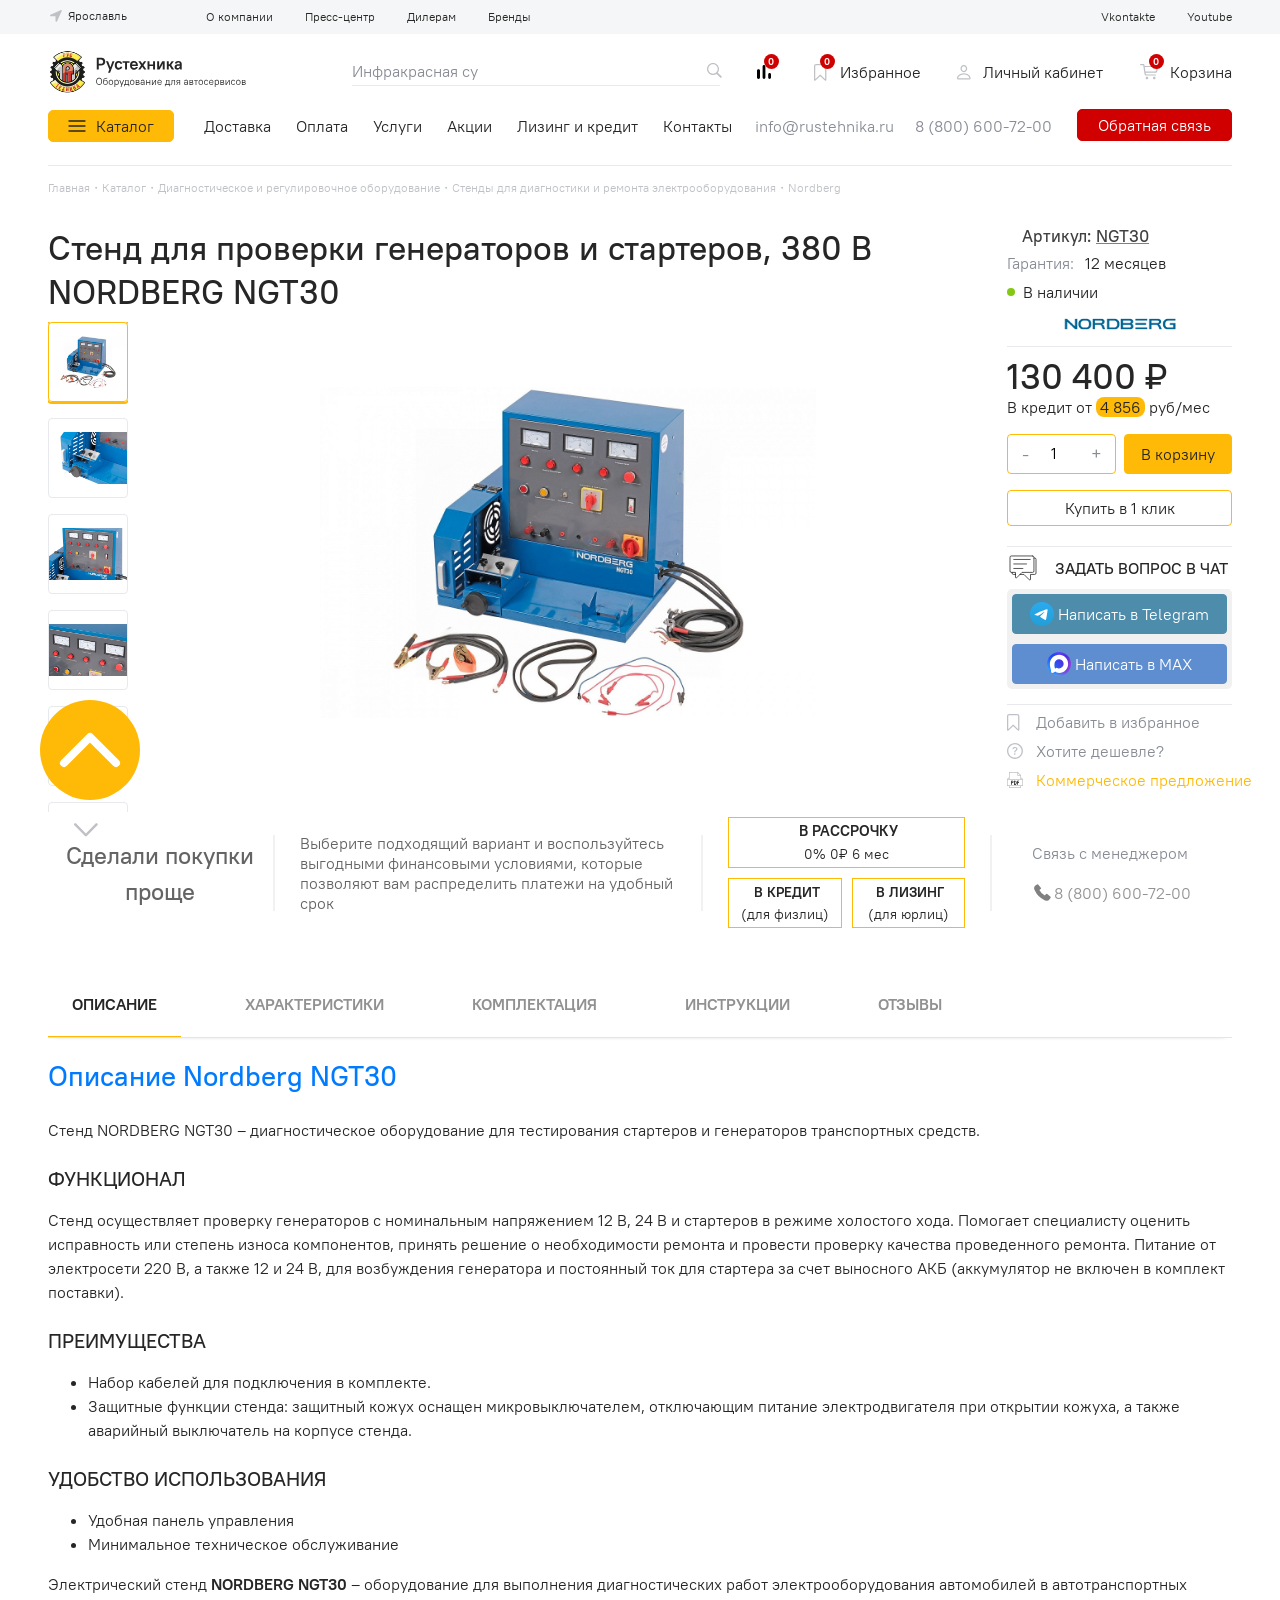
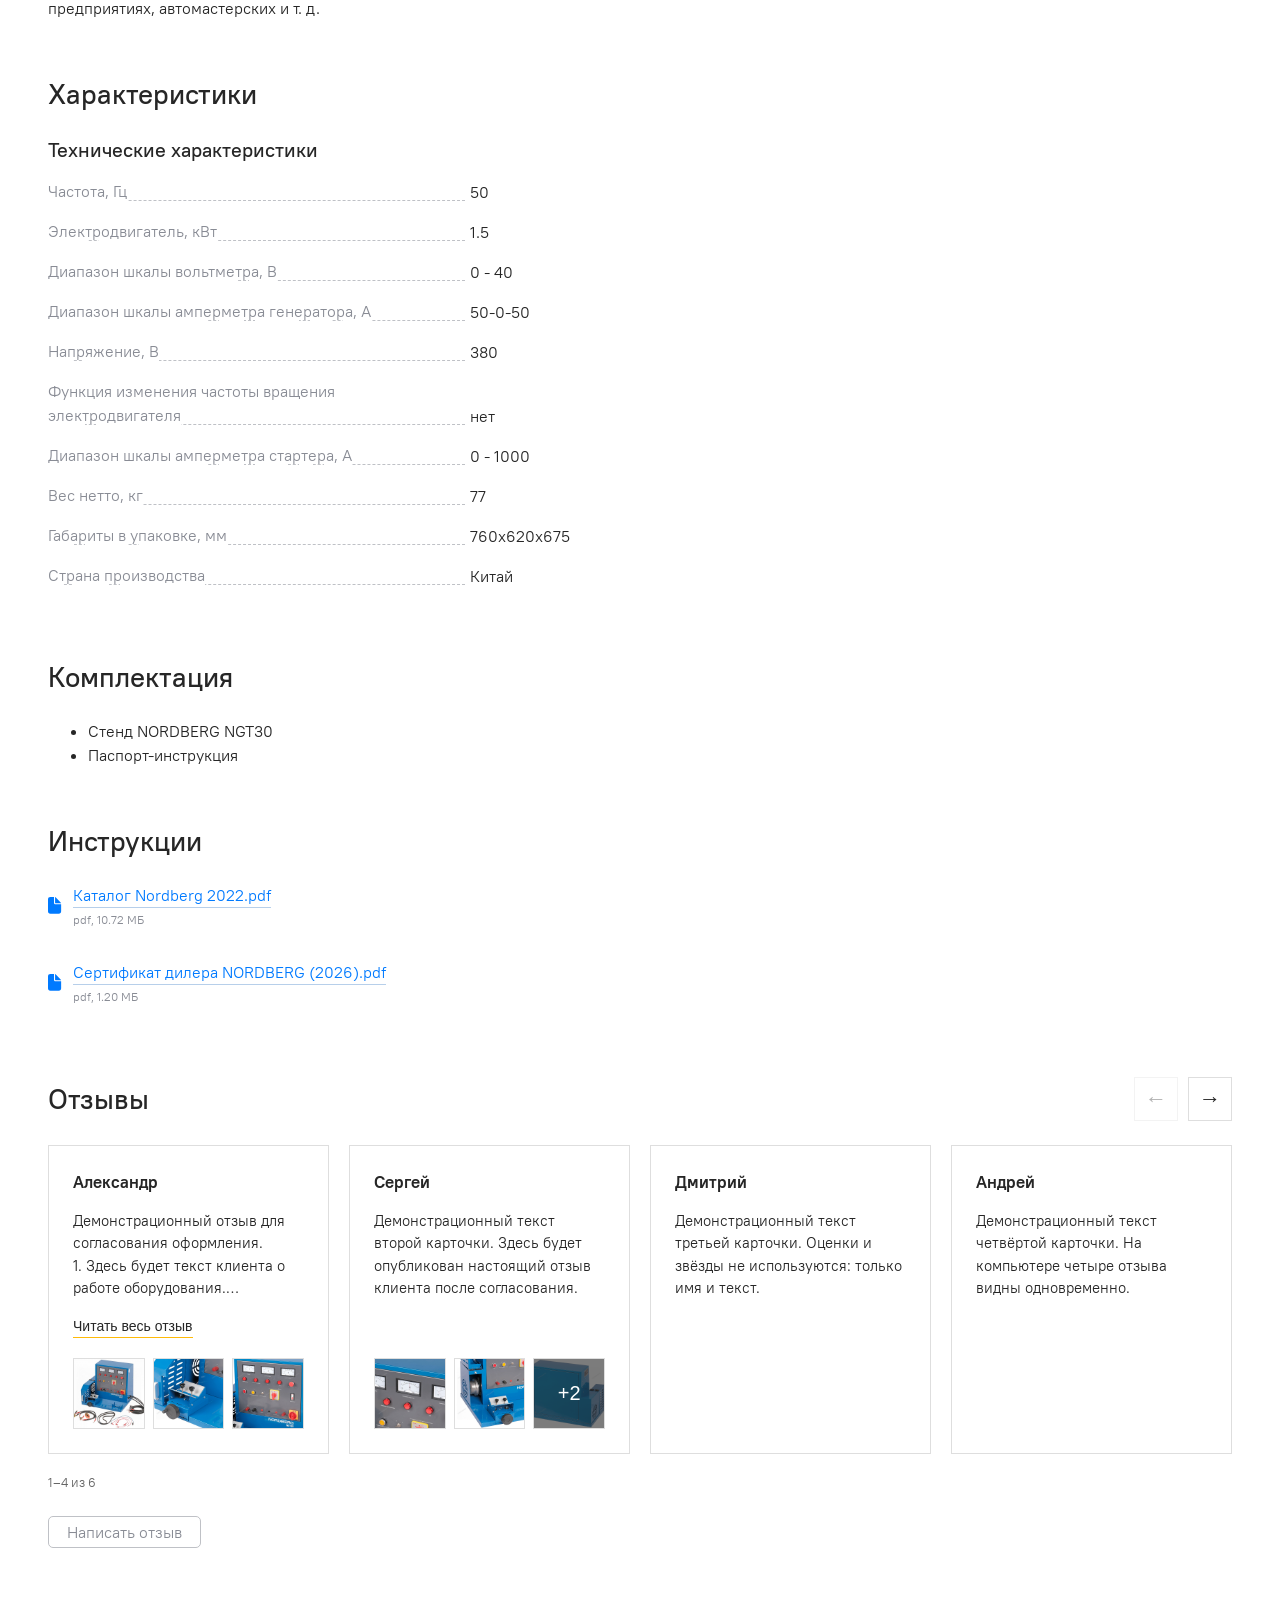
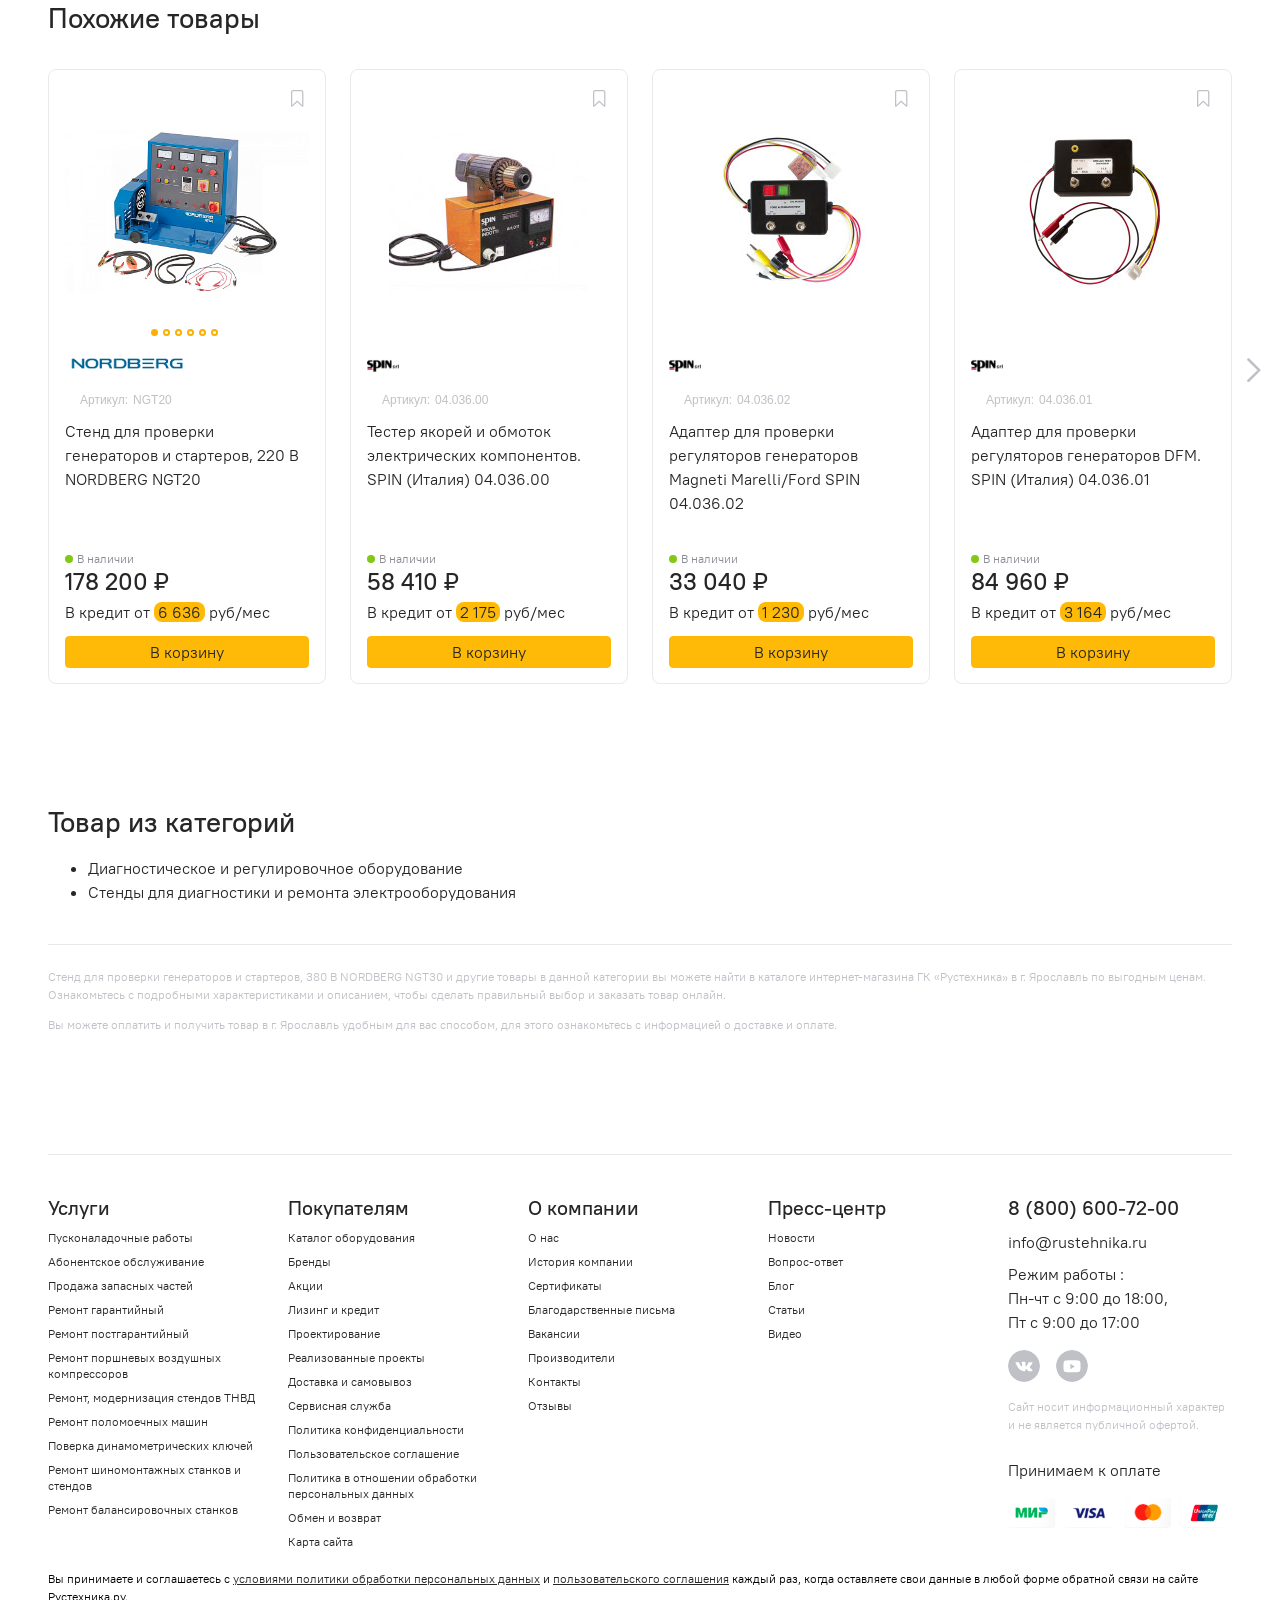
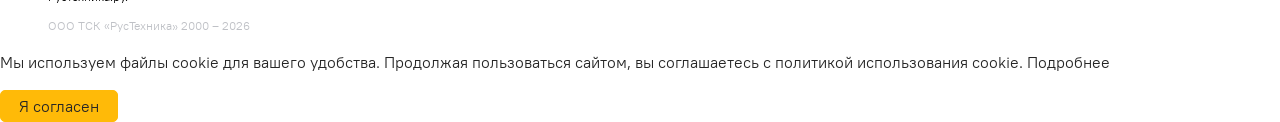
<file: index.html>
<!doctype html><html lang="ru" class="bx-core bx-win bx-no-touch bx-no-retina bx-chrome"><head><meta charset="utf-8"><meta name="viewport" content="width=device-width,initial-scale=1"><meta name="robots" content="noindex,nofollow"><title>Стенд NORDBERG NGT30 — Рустехника</title><link rel="stylesheet" href="assets/f3d4254968c20ca1.css"><link rel="stylesheet" href="assets/dd453f430945b87c.css"><link rel="stylesheet" href="assets/0fd741e309572131.css"><link rel="stylesheet" href="assets/6cfc2c8fe06ef0df.css"><link rel="stylesheet" href="assets/d0d6c19c97543bc4.css"><link rel="stylesheet" href="assets/dbd34b565e16b507.css"><link rel="stylesheet" href="assets/bdb0d2687543d995.css"><link rel="stylesheet" href="assets/30eb3baea8bd6853.css"><link rel="stylesheet" href="assets/2ab328687905c3e8.css"><link rel="stylesheet" href="assets/44acb7b5a5d491a3.css"><link rel="stylesheet" href="changes.css?v=20261110-9"></head>

<body class="body--catalog TalkMeVCredit-initialized supportDesktop supportOffline supportOpened">
    
    <div class="header">
        <div class="header-top">
            <div class="wrap">
                <div class="header-city"><a href="#city" data-fancybox="">Ярославль</a>
                </div>
                <div class="header-menu">
                    
<ul>
    <li><a href="https://www.rustehnika.ru/about/">О компании</a></li><li><a href="https://www.rustehnika.ru/press/">Пресс-центр</a></li><li><a href="https://www.rustehnika.ru/dealers/">Дилерам</a></li><li><a href="https://www.rustehnika.ru/brands/">Бренды</a></li></ul>                </div>
                <div class="header-socials">
                    
<ul>
    <li><a href="https://vk.com/rustehnika">Vkontakte</a></li><li><a href="https://www.youtube.com/channel/UCGtShnYq3FeFuT5rxv75PSw">Youtube</a></li></ul>                </div>
            </div>
        </div>
        <div class="wrap">
            <div class="header-mid">
                <a href="https://www.rustehnika.ru/" class="logo">
                    <picture>
                        <source media="(width &lt;= 540px)" srcset="assets/logo-mobile.webp">
                        <source media="(width &gt; 540px)" srcset="assets/3858f8ac697dbec9.svg">
                        <img src="assets/3858f8ac697dbec9.svg" alt="" height="50" style="width: auto;">
                    </picture>
                </a>
                <div class="header-phone__mobile">
                    <div class="header-phone__mobile-contacts">
                        <a class="header-phone__mobile-phone" href="tel:88006007200">8 (800) 600-72-00</a>
                        <a class="header-phone__mobile-email" href="mailto:info@rustehnika.ru">info@rustehnika.ru</a>
                    </div>
                    <div class="header-feedback"><a href="#feedback" data-fancybox="" class="btn btn--red">Обратная
                            связь</a>
                    </div>
                </div>
                
<div class="header-search">
	<form action="#" method="get">
		<input data-js-search-input="" type="text" class="input ui-autocomplete-input" name="q" placeholder="Инфракрасная су" value="" autocomplete="off">
		<button class="btn"></button>
	</form>
</div>

                <div class="header-mob">
                    <a href="#feedback" data-fancybox=""></a>
                </div>
                <div class="header-compare"><a href="https://www.rustehnika.ru/catalog/compare/" data-js-count="0" rel="nofollow"></a>
                </div>
                <div class="header-fav"><a href="https://www.rustehnika.ru/personal/favorite/" data-js-count="0" rel="nofollow">Избранное</a>
                </div>
                <div class="header-lk"><a href="#auth" data-fancybox="" rel="nofollow">Личный кабинет</a>
                </div><div class="header-cart"><a href="https://www.rustehnika.ru/basket/" data-js-count="0" rel="nofollow">Корзина</a></div>
            </div>
            <div class="header-bot">
                <a href="https://www.rustehnika.ru/catalog" class="btn header-catalog"><span>Каталог</span>
                </a>
                <div class="top-menu">
                    
<ul>
    <li><a href="https://www.rustehnika.ru/delivery/">Доставка</a></li><li><a href="https://www.rustehnika.ru/payment/">Оплата</a></li><li><a href="https://www.rustehnika.ru/service/">Услуги</a></li><li><a href="https://www.rustehnika.ru/promo/">Акции</a></li><li><a href="https://www.rustehnika.ru/leasing/">Лизинг и кредит</a></li><li><a href="https://www.rustehnika.ru/contacts/">Контакты</a></li></ul>                </div>
                <div class="header-contacts header-contacts--mail"><a href="mailto:info@rustehnika.ru" class="email">info@rustehnika.ru</a>
                </div>
                <div class="header-contacts"><a href="tel:88006007200" class="email">8 (800) 600-72-00</a>
                </div>
                <div class="header-feedback"><a href="#feedback" data-fancybox="" class="btn btn--red">Обратная связь</a>
                </div>
            </div>
        </div>
    </div>
    <nav class="mobile-bottom-menu" aria-label="Основная навигация">
        <a href="https://www.rustehnika.ru/catalog/" class="mobile-bottom-menu__link mobile-bottom-menu__link--catalog" aria-label="Каталог">
            <span class="mobile-bottom-menu__icon" aria-hidden="true"></span>
            <span class="mobile-bottom-menu__label">Каталог</span>
        </a>
        <!-- <a href="/catalog/" class="mobile-bottom-menu__link mobile-bottom-menu__link--catalog" aria-label="Каталог">
            <button class="menu-toggle-btn" aria-label="Открыть меню">
                <span class="hamburger-icon"></span>
            </button>
            <span class="mobile-bottom-menu__label">Каталог</span>
        </a> -->
        <a href="https://www.rustehnika.ru/catalog/compare/" class="mobile-bottom-menu__link mobile-bottom-menu__link--compare" aria-label="Сравнение" rel="nofollow">
            <span class="mobile-bottom-menu__icon" aria-hidden="true"></span>
            <span class="mobile-bottom-menu__label">Сравнить</span>
            <span class="mobile-bottom-menu__count" data-mobile-menu-count="compare">0</span>
        </a>
        <a href="https://www.rustehnika.ru/personal/favorite/" class="mobile-bottom-menu__link mobile-bottom-menu__link--favorite" aria-label="Избранное" rel="nofollow">
            <span class="mobile-bottom-menu__icon" aria-hidden="true"></span>
            <span class="mobile-bottom-menu__label">Избранное</span>
            <span class="mobile-bottom-menu__count" data-mobile-menu-count="favorite">0</span>
        </a>
        <a href="#auth" class="mobile-bottom-menu__link mobile-bottom-menu__link--profile" aria-label="Личный кабинет" data-fancybox="" rel="nofollow">
            <span class="mobile-bottom-menu__icon" aria-hidden="true"></span>
            <span class="mobile-bottom-menu__label">Кабинет</span>
        </a>
        <a href="https://www.rustehnika.ru/basket/" class="mobile-bottom-menu__link mobile-bottom-menu__link--cart" aria-label="Корзина" rel="nofollow">
            <span class="mobile-bottom-menu__icon" aria-hidden="true"></span>
            <span class="mobile-bottom-menu__label">Корзина</span>
            <span class="mobile-bottom-menu__count" data-mobile-menu-count="cart">0</span>
        </a>
    </nav>
    <div class="main">
        <div class="wrap">
                            <div class="page-top ">
                    <div class="breadcrumbs"><a href="https://www.rustehnika.ru/">Главная・</a><a href="https://www.rustehnika.ru/catalog/">Каталог・</a><a href="https://www.rustehnika.ru/catalog/diagnosticheskoe-i-regulirovochnoe-oborudovanie/">Диагностическое и регулировочное оборудование・</a><a href="https://www.rustehnika.ru/catalog/diagnosticheskoe-i-regulirovochnoe-oborudovanie/diagnosis_repair_electrical_equipment_stands/">Стенды для диагностики и ремонта электрооборудования・</a><a href="https://www.rustehnika.ru/catalog/diagnosticheskoe-i-regulirovochnoe-oborudovanie/diagnosis_repair_electrical_equipment_stands/brand-is-nordberg-china/">Nordberg</a></div>                    
                                    </div>

                
            
            
                
                

<div class="detail">
    <div class="detail-body">
        <div class="detail-left">
            <h1>
                <div class="creditgoods">Стенд для проверки генераторов и стартеров, 380 В NORDBERG NGT30</div>
            </h1>
                            <div class="detail-images">
                    <div class="detail-img-line">
                        <div class="swiper-container gallery-thumbs swiper-container-initialized swiper-container-vertical swiper-container-thumbs">
                            <div class="swiper-wrapper" style="transition-duration: 0ms;">
                                                                    <div class="swiper-slide background-style swiper-slide-visible swiper-slide-active swiper-slide-thumb-active" data-style="assets/341b41d99ec43754.jpg" style="background-image: url(&quot;assets/341b41d99ec43754.jpg&quot;); height: 79.2px; margin-bottom: 16px;"></div>
                                                                    <div class="swiper-slide background-style swiper-slide-visible swiper-slide-next" data-style="assets/f7f3577350360eff.jpg" style="background-image: url(&quot;assets/f7f3577350360eff.jpg&quot;); height: 79.2px; margin-bottom: 16px;"></div>
                                                                    <div class="swiper-slide background-style swiper-slide-visible" data-style="assets/bff70cb05196049b.jpg" style="background-image: url(&quot;assets/bff70cb05196049b.jpg&quot;); height: 79.2px; margin-bottom: 16px;"></div>
                                                                    <div class="swiper-slide background-style swiper-slide-visible" data-style="assets/0f4be8ffe51ec0d0.jpg" style="background-image: url(&quot;assets/0f4be8ffe51ec0d0.jpg&quot;); height: 79.2px; margin-bottom: 16px;"></div>
                                                                    <div class="swiper-slide background-style swiper-slide-visible" data-style="assets/fdcc9dd203c8573f.jpg" style="background-image: url(&quot;assets/fdcc9dd203c8573f.jpg&quot;); height: 79.2px; margin-bottom: 16px;"></div>
                                                                    <div class="swiper-slide background-style" data-style="assets/9a30553d2a63c8c0.jpg" style="background-image: url(&quot;assets/9a30553d2a63c8c0.jpg&quot;); height: 79.2px; margin-bottom: 16px;"></div>
                                                            </div>
                        <span class="swiper-notification" aria-live="assertive" aria-atomic="true"></span></div>
                    </div>
                    <div class="swiper-button swiper-button-next galleryThumbBottom" tabindex="0" role="button" aria-label="Next slide"></div>
                    <div class="detail-img">
                        <div class="swiper-container gallery-top swiper-container-initialized swiper-container-horizontal" style="cursor: grab;">
                            <div class="swiper-wrapper" style="transform: translate3d(-496px, 0px, 0px); transition-duration: 0ms;"><img href="assets/9a30553d2a63c8c0.jpg" src="assets/9a30553d2a63c8c0.jpg" alt="Стенд для проверки генераторов и стартеров, 380 В NORDBERG NGT30 фото 6" data-index="6" class="swiper-slide swiper-slide-duplicate swiper-slide-prev" style="max-width: 496px; object-fit: contain; padding-top: 0px; margin-top: auto; width: 496px;" data-swiper-slide-index="5">
                                                                                                    <img href="assets/341b41d99ec43754.jpg" src="assets/341b41d99ec43754.jpg" alt="Стенд для проверки генераторов и стартеров, 380 В NORDBERG NGT30 фото 1" data-index="1" class="swiper-slide swiper-slide-active" style="max-width: 496px; object-fit: contain; padding-top: 0px; margin-top: auto; width: 496px;" data-swiper-slide-index="0">
                                                                    <img href="assets/f7f3577350360eff.jpg" src="assets/f7f3577350360eff.jpg" alt="Стенд для проверки генераторов и стартеров, 380 В NORDBERG NGT30 фото 2" data-index="2" class="swiper-slide swiper-slide-next" style="max-width: 496px; object-fit: contain; padding-top: 0px; margin-top: auto; width: 496px;" data-swiper-slide-index="1">
                                                                    <img href="assets/bff70cb05196049b.jpg" src="assets/bff70cb05196049b.jpg" alt="Стенд для проверки генераторов и стартеров, 380 В NORDBERG NGT30 фото 3" data-index="3" class="swiper-slide" style="max-width: 496px; object-fit: contain; padding-top: 0px; margin-top: auto; width: 496px;" data-swiper-slide-index="2">
                                                                    <img href="assets/0f4be8ffe51ec0d0.jpg" src="assets/0f4be8ffe51ec0d0.jpg" alt="Стенд для проверки генераторов и стартеров, 380 В NORDBERG NGT30 фото 4" data-index="4" class="swiper-slide" style="max-width: 496px; object-fit: contain; padding-top: 0px; margin-top: auto; width: 496px;" data-swiper-slide-index="3">
                                                                    <img href="assets/fdcc9dd203c8573f.jpg" src="assets/fdcc9dd203c8573f.jpg" alt="Стенд для проверки генераторов и стартеров, 380 В NORDBERG NGT30 фото 5" data-index="5" class="swiper-slide" style="max-width: 496px; object-fit: contain; padding-top: 0px; margin-top: auto; width: 496px;" data-swiper-slide-index="4">
                                                                    <img href="assets/9a30553d2a63c8c0.jpg" src="assets/9a30553d2a63c8c0.jpg" alt="Стенд для проверки генераторов и стартеров, 380 В NORDBERG NGT30 фото 6" data-index="6" class="swiper-slide swiper-slide-duplicate-prev" style="max-width: 496px; object-fit: contain; padding-top: 0px; margin-top: auto; width: 496px;" data-swiper-slide-index="5">
                                                            <img href="assets/341b41d99ec43754.jpg" src="assets/341b41d99ec43754.jpg" alt="Стенд для проверки генераторов и стартеров, 380 В NORDBERG NGT30 фото 1" data-index="1" class="swiper-slide swiper-slide-duplicate swiper-slide-duplicate-active" style="max-width: 496px; object-fit: contain; padding-top: 0px; margin-top: auto; width: 496px;" data-swiper-slide-index="0"></div>
                        <span class="swiper-notification" aria-live="assertive" aria-atomic="true"></span></div>
                    </div>
                </div>
                    </div>
        <div class="detail-right">
            <div class="detail-properties">
                                    <button type="button" data-event="copy" class="detail-art">Артикул: <span class="creditarticle">NGT30</span></button>
                                                    <div class="detail-guarantee">Гарантия: <span>12 месяцев</span>
                    </div>                                    <div class="detail-status status--green">В наличии</div>
                                <div class="detail-brand">
                    <a href="https://www.rustehnika.ru/brands/nordberg-china/">
                        <img data-src="assets/f5697067e7922703.png" loading="lazy" class="lazyload" alt="" src="assets/f5697067e7922703.png">
                    </a>
                </div>
            </div>
            <div class="detail-left__bot">
                                <div class="detail-prices">
                                                                        <span class="product-prices"><span class="price">
                                    <div class="creditprice">130&nbsp;400 ₽</div>
                                </span>
                            </span>
                                                                <div class="firstpay">
                        <div class="gocredit show_rate creditcalc__marked" data-tpl="В кредит от {rate} руб/мес">В кредит от&nbsp;<span class="creditcalc__rate">4 856</span>&nbsp;руб/мес</div>
                    </div>
                </div>
                                    <div class="detail-btns">
                        <div class="btns-buy">
                            <form action="#" method="post" data-buy-ajax="">
                                <input type="hidden" name="productId" value="">
                                <div class="detail-count count">
                                    <a href="javascript:" class="minus">-</a><input type="number" name="quantity" value="1"><a href="javascript:" class="plus">+</a>
                                </div><button type="submit" class="detail-buy btn">В корзину</button>
                            </form>
                            <div class="one-click__button btn modal-link-ajax" data-modal="oneClick">Купить в 1 клик</div>
                        </div>
                        <div class="social-block">
                            <div class="social-question">
                                <svg xmlns="http://www.w3.org/2000/svg" width="32" height="32" viewBox="0 0 48 48">
                                    <path fill="none" stroke="#000000" stroke-linecap="round" stroke-linejoin="round" d="M38.368 5.942H6.553A2.053 2.053 0 0 0 4.5 7.994v20.527a2.053 2.053 0 0 0 2.053 2.052h6.158v7.378a1.026 1.026 0 0 0 1.752.726l8.103-8.104h15.802a2.053 2.053 0 0 0 2.053-2.052V7.994a2.053 2.053 0 0 0-2.053-2.052"></path>
                                    <path fill="none" stroke="#000000" stroke-linecap="round" stroke-linejoin="round" d="M12.71 33.652H9.633A2.053 2.053 0 0 1 7.579 31.6v-1.027M40.421 9.02h1.026a2.053 2.053 0 0 1 2.053 2.053V31.6a2.053 2.053 0 0 1-2.053 2.053H35.29v7.377a1.026 1.026 0 0 1-1.752.726l-8.104-8.104h-5.947m-9.342-22.461h24.631M10.145 17.94h19.158m-19.158 6.749h13.684"></path>
                                </svg>
                                <div class="question-text">ЗАДАТЬ ВОПРОС В ЧАТ</div>
                            </div>
                            <div class="social-buttons">
                                                                <a href="https://t.me/rustehnika" class="detail-buy btn tg-btn" target="_blank" rel="nofollow">
                                    <svg xmlns="http://www.w3.org/2000/svg" xmlns:xlink="http://www.w3.org/1999/xlink" viewBox="0 0 240.1 240.1">
                                        <linearGradient id="Oval_1_" gradientUnits="userSpaceOnUse" x1="-838.041" y1="660.581" x2="-838.041" y2="660.3427" gradientTransform="matrix(1000 0 0 -1000 838161 660581)">
                                            <stop offset="0" style="stop-color:#2AABEE"></stop>
                                            <stop offset="1" style="stop-color:#229ED9"></stop>
                                        </linearGradient>
                                        <circle fill-rule="evenodd" clip-rule="evenodd" fill="url(#Oval_1_)" cx="120.1" cy="120.1" r="120.1"></circle>
                                        <path fill-rule="evenodd" clip-rule="evenodd" fill="#FFFFFF" d="M54.3,118.8c35-15.2,58.3-25.3,70-30.2 c33.3-13.9,40.3-16.3,44.8-16.4c1,0,3.2,0.2,4.7,1.4c1.2,1,1.5,2.3,1.7,3.3s0.4,3.1,0.2,4.7c-1.8,19-9.6,65.1-13.6,86.3 c-1.7,9-5,12-8.2,12.3c-7,0.6-12.3-4.6-19-9c-10.6-6.9-16.5-11.2-26.8-18c-11.9-7.8-4.2-12.1,2.6-19.1c1.8-1.8,32.5-29.8,33.1-32.3 c0.1-0.3,0.1-1.5-0.6-2.1c-0.7-0.6-1.7-0.4-2.5-0.2c-1.1,0.2-17.9,11.4-50.6,33.5c-4.8,3.3-9.1,4.9-13,4.8 c-4.3-0.1-12.5-2.4-18.7-4.4c-7.5-2.4-13.5-3.7-13-7.9C45.7,123.3,48.7,121.1,54.3,118.8z"></path>
                                    </svg>&nbsp;Написать в Telegram
                                </a>
                                <a href="https://max.ru/u/f9LHodD0cOIgSDuO6Z39n3pUydFyrhKVsr9tgVj84HydrZJHfgwWJujk0mE" class="detail-buy btn max-btn" target="_blank" rel="nofollow">
                                    <img src="assets/61aee0ea2f63db60.svg">&nbsp;Написать в MAX
                                </a>
                                <div class="social-buttons__footer">
                                </div>
                            </div>
                        </div>
                        <div class="mobile-better">
                            <div class="better-name">
                                <noindex>Сделали покупки проще</noindex>
                                <svg xmlns="http://www.w3.org/2000/svg" width="24" height="24" viewBox="0 0 24 24">
                                    <g fill="none" stroke="#000000" stroke-width="2">
                                        <circle cx="12" cy="12" r="10"></circle>
                                        <path stroke-linecap="round" d="M12 7h.01"></path>
                                        <path stroke-linecap="round" stroke-linejoin="round" d="M10 11h2v5m-2 0h4"></path>
                                    </g>
                                </svg>
                            </div>
                            <div class="credit-btns">

                                                                    <style>
                                        @media all and (max-width: 600px) {
                                            .creditzero .add-text {
                                                font-size: 14px;
                                                margin-top: 3px;
                                            }

                                            .v-credit-svg,
                                            .v-leasing-svg {
                                                width: 24px;
                                                height: 24px;
                                            }

                                            .v-rassrochku {
                                                width: 30px;
                                                height: 22px;
                                            }

                                            /*.credit-btn p{*/
                                            /*    font-size: 10px;*/
                                            /*}*/
                                            /*.credit-btn svg{*/
                                            /*    margin-right: 0px;*/
                                            /*}*/
                                        }

                                        @media all and (max-width: 360px) {

                                            .creditzero .add-text,
                                            .add-text {
                                                /*font-size: 12px;*/
                                                margin-left: 2px;
                                            }

                                            .credit-btn p {
                                                /*font-size: 11px;*/
                                            }

                                            .v-credit-svg,
                                            .v-leasing-svg {
                                                width: 18px;
                                                height: 18px;
                                            }

                                            .v-rassrochku {
                                                width: 20px;
                                                height: 15px;
                                            }

                                        }
                                    </style>

                                    <a href="javascript:void(0);" class="gocredit creditzero creditcalc__marked">
                                        <div class="credit-btn">


                                            <div>

                                                <span class="add-text add-text-credit">В РАССРОЧКУ</span>
                                                <p style="margin-top: 1px">0% 0₽ 6 мес</p>
                                            </div>
                                        </div>
                                    </a>
                                    <div class="separator"></div>
                                                                <a href="javascript:void(0);" class="gocredit creditcalc__marked">
                                    <div class="credit-btn">

                                        <div>
                                            <span class="add-text add-text-credit">В КРЕДИТ</span>
                                            <p style="margin-top: 1px">для физлиц</p>
                                        </div>
                                    </div>
                                </a>
                                <div class="separator"></div>
                                <a href="javascript:void(0);" class="goleasing">
                                    <div class="credit-btn">

                                        <div>
                                            <span class="add-text add-text-credit">В ЛИЗИНГ</span>
                                            <p style="margin-top: 1px">для юрлиц</p>
                                        </div>
                                    </div>
                                </a>


                            </div>
                            <div class="mobile-connect">
                                <p>Связь с менеджером:</p>
                                <a href="tel:88006007200" class="phone">
                                    <svg xmlns="http://www.w3.org/2000/svg" width="24" height="24" viewBox="0 0 24 24">
                                        <path fill="#000000" d="M5 9.86a18.466 18.466 0 0 0 9.566 9.292l.68.303a3.5 3.5 0 0 0 4.33-1.247l.889-1.324a1 1 0 0 0-.203-1.335l-3.012-2.43a1 1 0 0 0-1.431.183l-.932 1.257a12.14 12.14 0 0 1-5.51-5.511l1.256-.932a1 1 0 0 0 .183-1.431l-2.43-3.012a1 1 0 0 0-1.335-.203l-1.333.894a3.5 3.5 0 0 0-1.237 4.355z"></path>
                                    </svg>
                                    8 (800) 600-72-00</a>
                            </div>
                            <div>

                            </div>
                        </div>
                    </div>

                    
                    <a href="#" class="detail-fav" data-id="77988">Добавить в избранное</a>
                    <a href="#cheaper" data-fancybox="" class="detail-quest">Хотите дешевле?</a>
                    <a href="https://www.rustehnika.ru/upload/pdf/catalog/stend-dlya-proverki-generatorov-i-starterov-380-v-nordberg-ngt30.pdf" class="detail-pdf" target="_blank">Коммерческое предложение</a>
                            </div>
        </div>
    </div>
    <div class="detail-footer">
        <div class="footer-name">
            <noindex>Сделали покупки проще</noindex>
        </div>
        <div class="separator"></div>
        <div class="footer-text">
            <noindex>Выберите подходящий вариант и воспользуйтесь выгодными финансовыми условиями, которые позволяют вам
                распределить платежи на удобный срок</noindex>
        </div>
        <div class="separator"></div>
        <div class="credit-btns">


            
                <a href="javascript:void(0);" class="gocredit creditzero creditcalc__marked">
                    <div class="credit-btn">
                        <p class="add-text add-text-credit">В РАССРОЧКУ</p>
                        <p class="sbsp" style="margin-top: 1px">0% 0₽ 6 мес</p>
                    </div>
                </a>

                <div class="row-btns">
                    <a href="javascript:void(0);" class="gocredit creditcalc__marked">
                        <div class="credit-btn">
                            <p class="add-text add-text-credit">В КРЕДИТ</p>
                            <p style="margin-top: 1px">(для физлиц)</p>
                        </div>
                    </a>
                    <a href="javascript:void(0);" class="goleasing">
                        <div class="credit-btn">
                            <p class="add-text add-text-credit">В ЛИЗИНГ</p>
                            <p style="margin-top: 1px">(для юрлиц)</p>
                        </div>
                    </a>
                </div>
                        
        </div>
        <div class="separator"></div>
        <div class="footer-connect">
            <p>Связь с менеджером</p>
            <a href="tel:88006007200" class="phone">
                <svg xmlns="http://www.w3.org/2000/svg" width="24" height="24" viewBox="0 0 24 24">
                    <path fill="#000000" d="M5 9.86a18.466 18.466 0 0 0 9.566 9.292l.68.303a3.5 3.5 0 0 0 4.33-1.247l.889-1.324a1 1 0 0 0-.203-1.335l-3.012-2.43a1 1 0 0 0-1.431.183l-.932 1.257a12.14 12.14 0 0 1-5.51-5.511l1.256-.932a1 1 0 0 0 .183-1.431l-2.43-3.012a1 1 0 0 0-1.335-.203l-1.333.894a3.5 3.5 0 0 0-1.237 4.355z"></path>
                </svg>
                8 (800) 600-72-00</a>
        </div>
    </div>
</div>
<div class="detail-descr-layout">
<div class="tabs detail-descr">
    <div class="tab-links">
        <a href="javascript:" class="tab-link opened active" data-js-tab-link="DESCRIPTION">
                Описание            </a><a href="javascript:" class="tab-link" data-js-tab-link="CHARACTERISTICS">
                Характеристики            </a><a href="javascript:" class="tab-link" data-js-tab-link="EQUIPMENT">
                Комплектация            </a><a href="javascript:" class="tab-link" data-js-tab-link="INSTRUCTIONS">
                Инструкции            </a><a href="javascript:" class="tab-link" data-js-tab-link="REVIEWS">
                Отзывы            </a>    </div>
            <div class="tab opened default-link-container active" data-js-tab="DESCRIPTION">
            <div class="tab-title">Описание</div>
            <h2>Описание Nordberg     NGT30</h2>
            <div class="product-description-section product-description-section--text wyswig">
                            <p>
	 Стенд&nbsp;NORDBERG NGT30&nbsp;– диагностическое оборудование для тестирования стартеров и генераторов транспортных средств.
</p>                        <h3>ФУНКЦИОНАЛ</h3>
<p>
	 Стенд осуществляет проверку генераторов с номинальным напряжением 12 В,&nbsp;24 В и стартеров в режиме холостого хода. Помогает специалисту оценить исправность или степень износа компонентов, принять решение о необходимости ремонта и провести проверку качества проведенного ремонта. Питание от электросети 220 В, а также 12 и 24 В, для возбуждения генератора и постоянный ток для стартера за счет выносного АКБ (аккумулятор не включен в комплект поставки).<br>
</p>
<p>
</p>
<h3>ПРЕИМУЩЕСТВА</h3>
<ul>
	<li>Набор кабелей для подключения в комплекте.</li>
	<li>Защитные функции стенда: защитный кожух оснащен микровыключателем, отключающим питание электродвигателя при открытии кожуха, а также аварийный выключатель на корпусе стенда.<br>
 </li>
</ul>
<p>
</p>
<h3>УДОБСТВО ИСПОЛЬЗОВАНИЯ</h3>
<ul>
	<li>Удобная панель управления</li>
	<li>Минимальное техническое обслуживание</li>
</ul>
<p>
	 Электрический стенд&nbsp;<b>NORDBERG NGT30</b>&nbsp;– оборудование для выполнения диагностических работ электрооборудования автомобилей в автотранспортных предприятиях,&nbsp;автомастерских и т. д.
</p>            </div>
        </div>
                <div class="tab" data-js-tab="CHARACTERISTICS">
            <div class="tab-title">Характеристики</div>
                            <h3>Технические характеристики</h3>
                <div class="detail-char">
                                            <div class="tr">
                            <div class="td"><span>Частота, Гц</span>
                            </div>
                            <div class="td"><span>50</span></div>
                        </div>
                                            <div class="tr">
                            <div class="td"><span>Электродвигатель, кВт</span>
                            </div>
                            <div class="td"><span>1.5</span></div>
                        </div>
                                            <div class="tr">
                            <div class="td"><span>Диапазон шкалы вольтметра, В</span>
                            </div>
                            <div class="td"><span>0 - 40</span></div>
                        </div>
                                            <div class="tr">
                            <div class="td"><span>Диапазон шкалы амперметра генератора, А</span>
                            </div>
                            <div class="td"><span>50-0-50</span></div>
                        </div>
                                            <div class="tr">
                            <div class="td"><span>Напряжение, В</span>
                            </div>
                            <div class="td"><span>380</span></div>
                        </div>
                                            <div class="tr">
                            <div class="td"><span>Функция изменения частоты вращения электродвигателя</span>
                            </div>
                            <div class="td"><span>нет</span></div>
                        </div>
                                            <div class="tr">
                            <div class="td"><span>Диапазон шкалы амперметра стартера, А</span>
                            </div>
                            <div class="td"><span>0 - 1000</span></div>
                        </div>
                                            <div class="tr">
                            <div class="td"><span>Вес нетто, кг</span>
                            </div>
                            <div class="td"><span>77</span></div>
                        </div>
                                            <div class="tr">
                            <div class="td"><span>Габариты в упаковке, мм</span>
                            </div>
                            <div class="td"><span>760x620x675</span></div>
                        </div>
                                            <div class="tr">
                            <div class="td"><span>Страна производства</span>
                            </div>
                            <div class="td"><span>Китай</span></div>
                        </div>
                                    </div>
                    </div>
                <div class="tab" data-js-tab="EQUIPMENT">
            <div class="tab-title">Комплектация</div>
            <ul>
	<li>Стенд NORDBERG NGT30</li>
	<li>Паспорт-инструкция</li>
</ul>        </div>
                <div class="tab" data-js-tab="INSTRUCTIONS">
            <div class="tab-title">Инструкции</div>
                            <a href="https://7ab0278b-9efc-4d43-9fc8-afd54acf5332.selstorage.ru/iblock/ced/ced797b2075566cef797835e882602ee/59e599a1c9f0cb7150fd117f0a105d9b.pdf" class="file"><span class="file-name">Каталог Nordberg 2022.pdf </span><span class="file-size">pdf, 10.72&nbsp;МБ</span></a>
                            <a href="https://7ab0278b-9efc-4d43-9fc8-afd54acf5332.selstorage.ru/iblock/c09/c0912cc6637c0a3b50693102e69eecfe/1a920213ccd75a58153dfeb6f8e8012a.pdf" class="file"><span class="file-name">Сертификат дилера NORDBERG (2026).pdf </span><span class="file-size">pdf, 1.20&nbsp;МБ</span></a>
                    </div>
                <div class="tab" data-js-tab="REVIEWS">
            <div class="tab-title">Отзывы</div>
                            <p>Ещё никто не оставил отзыв об этом товаре.</p>
            
            <buttton class="btn btn--light modal-link-ajax" data-modal="review">Написать отзыв</buttton>
        </div>
            </div>
</div>

<div class="forms-container-detail">            <div class="popup popup-cheaper" id="cheaper">
                <h2 class="popup-title">Хотите дешевле?</h2>

                <form name="SIMPLE_FORM_2" action="#" method="POST" enctype="multipart/form-data" data-form-ajax="" data-sign="{&quot;signedParameters&quot;:&quot;YToxOntzOjExOiJXRUJfRk9STV9JRCI7aToyO30=.50bb20b7e87f28daf41d127e10056b408ad1a4bf48ef6a47aaa126490e64f95a&quot;}">
    <div class="form-errors"></div>

            <label class="check-wrap" for="" data-js-cheaper-id="1"><input type="checkbox" class="check" name="form_checkbox_REASON_1[]" id="form_checkbox_REASON_1[]" value="13"><span>Скан/копия счета или коммерческого предложения на аналогичный товар</span>
                            </label>            <label class="input-wrap" data-js-cheaper="1">
                                <input type="text" class="input" name="form_text_11" value=""><span>Ссылка</span>
                            </label>            <label class="check-wrap" for="" data-js-cheaper-id="2"><input type="checkbox" class="check" name="form_checkbox_REASON_2[]" id="form_checkbox_REASON_2[]" value="14"><span>Ссылка на аналогичный товар с более низкой ценой</span>
                            </label>            <label class="input-wrap" data-js-cheaper="2">
                                <input type="text" class="input" name="form_text_12" value=""><span>Ссылка</span>
                            </label>            <label class="check-wrap" for="15" id="15"><input type="checkbox" class="check" name="form_checkbox_REASON_3[]" id="form_checkbox_REASON_3[]" value="15"><span>Большой объем единовременной покупки</span>
                            </label>            <label class="input-wrap" data-phone="">
                                <input type="text" class="input" name="form_text_5" value=""><span> Контактный телефон</span>
                            </label>            <label class="input-wrap">
                                <input type="email" class="input" name="form_email_6" value="" size="0">
                                    <span> E-mail</span>
                            </label>            <label class="input-wrap">
                                <textarea name="form_textarea_7" cols="40" rows="5" class="inputtextarea"></textarea><span> Комментарий или вопрос</span>
                            </label>    
    <input type="hidden" name="recaptcha_token" value="">
    <button type="submit" class="btn">Отправить</button>

    <div class="agree">Нажимая на кнопку «Отправить»,
    я даю согласие на получение информации от интернет-магазина и уведомлений о состоянии и статуса моих заказов, а также принимаю условия <a href="https://www.rustehnika.ru/politika-personalnykh-dannykh/">политики на обработку персональных данных</a>, <a href="https://www.rustehnika.ru/policy/">политики конфиденциальности</a> и <a href="https://www.rustehnika.ru/agreement/">пользовательского соглашения</a>.
    </div>
</form>            </div>
                    <div class="popup popup-credit" id="credit">
                <h2 class="popup-title">Купить в кредит</h2>

                <form name="SIMPLE_FORM_1" action="#" method="POST" enctype="multipart/form-data" data-form-ajax="" data-sign="{&quot;signedParameters&quot;:&quot;YToxOntzOjExOiJXRUJfRk9STV9JRCI7aToxO30=.1995cbb7209787fbdda13b14ff32c798facb65716943d8e9bee389548d83aa33&quot;}">
    <div class="form-errors"></div>

            <label class="input-wrap">
                                <input type="text" class="input" name="form_text_1" value=""><span> Ваше имя, фамилия</span>
                            </label>            <label class="input-wrap" data-phone="">
                                <input type="text" class="input" name="form_text_2" value=""><span> Контактный телефон</span>
                            </label>            <label class="input-wrap">
                                <input type="email" class="input" name="form_email_3" value="" size="0">
                                    <span> E-mail</span>
                            </label>            <label class="input-wrap">
                                <textarea name="form_textarea_4" cols="40" rows="5" class="inputtextarea"></textarea><span> Комментарий или вопрос</span>
                            </label>            <label class="input-wrap">
                                <input type="text" class="input" name="form_text_124" value=""><span>Введите название модели</span>
                            </label>    
    <input type="hidden" name="recaptcha_token" value="">
    <button type="submit" class="btn">Отправить</button>

    <div class="agree">Нажимая на кнопку «Отправить»,
    я даю согласие на получение информации от интернет-магазина и уведомлений о состоянии и статуса моих заказов, а также принимаю условия <a href="https://www.rustehnika.ru/politika-personalnykh-dannykh/">политики на обработку персональных данных</a>, <a href="https://www.rustehnika.ru/policy/">политики конфиденциальности</a> и <a href="https://www.rustehnika.ru/agreement/">пользовательского соглашения</a>.
    </div>
</form>            </div>
        </div>
    <div class="modal-overlay" data-modal="oneClick">
        <div class="modal-table">
            <div class="modal-table-cell">
                <div class="modal">
                    <button class="modal__close"></button>
                    <div class="modal-content">
                    </div>
                </div>
            </div>
        </div>
    </div>


<div class="modal-overlay" data-modal="review">
    <div class="modal-table">
        <div class="modal-table-cell">
            <div class="modal">
                <button class="modal__close"></button>
                <div class="modal-content">
                </div>
            </div>
        </div>
    </div>
</div>

    <div class="block popular-goods">
                    <h2 class="block-title">Похожие товары</h2>
                <div class="swiper-container swiper-nav swiper-container-initialized swiper-container-horizontal">
            <div class="swiper-wrapper" style="transform: translate3d(0px, 0px, 0px);">
                <div class="swiper-slide swiper-slide-active" style="width: 266.5px; margin-right: 24px;">
                        <div class="product">
                            

<div class="product-image product-info" data-id="77979">
    <a href="https://www.rustehnika.ru/catalog/diagnosticheskoe-i-regulirovochnoe-oborudovanie/diagnosis_repair_electrical_equipment_stands/stend-dlya-proverki-generatorov-i-starterov-220-v-nordberg-ngt20/">

        <span class="product-img without-shaking">

            <img data-src="assets/59901df0860922d8.jpg" alt="Стенд для проверки генераторов и стартеров, 220 В NORDBERG NGT20" loading="lazy" class="lazyload" width="400" height="267" src="assets/59901df0860922d8.jpg">

            
                <span class="product-img__placeholders">
                    
                        <div class="product-img__placeholder" data-id="77979_0"></div>

                    
                        <div class="product-img__placeholder" data-id="77979_1"></div>

                    
                        <div class="product-img__placeholder" data-id="77979_2"></div>

                    
                        <div class="product-img__placeholder" data-id="77979_3"></div>

                    
                        <div class="product-img__placeholder" data-id="77979_4"></div>

                    
                        <div class="product-img__placeholder" data-id="77979_5"></div>

                                    </span>

                <span class="product-img__dots">

                    
                        <div class="product-img__dot dot-active" data-id="0"></div>

                    
                        <div class="product-img__dot" data-id="1"></div>

                    
                        <div class="product-img__dot" data-id="2"></div>

                    
                        <div class="product-img__dot" data-id="3"></div>

                    
                        <div class="product-img__dot" data-id="4"></div>

                    
                        <div class="product-img__dot" data-id="5"></div>

                    
                </span>

            
        </span>

    </a>
    <span class="product-logo">
        <img data-src="assets/f5697067e7922703.png" loading="lazy" class="lazyload" alt="" width="342" height="55" src="assets/f5697067e7922703.png">
    </span>
</div>

<div class="product-info">
    <div class="info-body">
        <span class="product-name">
            <a href="https://www.rustehnika.ru/catalog/diagnosticheskoe-i-regulirovochnoe-oborudovanie/diagnosis_repair_electrical_equipment_stands/stend-dlya-proverki-generatorov-i-starterov-220-v-nordberg-ngt20/">
                <div class="creditgoods">Стенд для проверки генераторов и стартеров, 220 В NORDBERG NGT20</div>
            </a>
        </span>
                    <button type="button" class="product-article" data-event="copy">Артикул: <span class="creditarticle">NGT20</span></button>
            </div>
</div>

<div class="product-buy-block">
                        <span class="product-prices">
                <span class="product-status mobile-status">
                    <span class="status status--green">В наличии</span>
                </span>
                <span class="price">
                    <div class="creditprice">178&nbsp;200 ₽</div>
                </span>
                <noindex>
                <div class="firstpay">
                    <div class="gocredit show_rate creditcalc__marked" data-tpl="В кредит от {rate} руб/мес">В кредит от&nbsp;<span class="creditcalc__rate">6 636</span>&nbsp;руб/мес</div>
                </div>
                </noindex>
            </span>
            
            <form action="#" method="post" data-buy-ajax="">
            <input type="hidden" name="productId" value="">
            <input type="hidden" name="quantity" value="">
            <button type="submit" class="product-buy btn">В корзину</button>
        </form>
            <!-- <div class="delivery-info">
        <noindex>
            Срок доставки: от 2 дней <br />
            Самовывоз: бесплатно <br />
        </noindex>
    </div> -->
    <noindex>
        <div class="product-btns">
                        <a href="#" rel="nofollow" class="product-like" data-id="77979"></a>
        </div>
    </noindex>
</div>
                        </div>
                    </div><div class="swiper-slide swiper-slide-next" style="width: 266.5px; margin-right: 24px;">
                        <div class="product">
                            

<div class="product-image product-info" data-id="2566">
    <a href="https://www.rustehnika.ru/catalog/diagnosticheskoe-i-regulirovochnoe-oborudovanie/diagnosis_repair_electrical_equipment_stands/tester-yakorey-i-obmotok-elektricheskikh-komponentov-spin-italiya-04-036-00/">

        <span class="product-img">

            <img data-src="assets/b0379887a8f49682.jpg" alt="Тестер якорей и обмоток электрических компонентов. SPIN (Италия) 04.036.00" loading="lazy" class="lazyload" width="200" height="170" src="assets/b0379887a8f49682.jpg">

            
        </span>

    </a>
    <span class="product-logo">
        <img data-src="assets/91f6b922df92f2fc.jpg" loading="lazy" class="lazyload" alt="" width="160" height="160" src="assets/91f6b922df92f2fc.jpg">
    </span>
</div>

<div class="product-info">
    <div class="info-body">
        <span class="product-name">
            <a href="https://www.rustehnika.ru/catalog/diagnosticheskoe-i-regulirovochnoe-oborudovanie/diagnosis_repair_electrical_equipment_stands/tester-yakorey-i-obmotok-elektricheskikh-komponentov-spin-italiya-04-036-00/">
                <div class="creditgoods">Тестер якорей и обмоток электрических компонентов. SPIN (Италия) 04.036.00</div>
            </a>
        </span>
                    <button type="button" class="product-article" data-event="copy">Артикул: <span class="creditarticle">04.036.00</span></button>
            </div>
</div>

<div class="product-buy-block">
                        <span class="product-prices">
                <span class="product-status mobile-status">
                    <span class="status status--green">В наличии</span>
                </span>
                <span class="price">
                    <div class="creditprice">58&nbsp;410 ₽</div>
                </span>
                <noindex>
                <div class="firstpay">
                    <div class="gocredit show_rate creditcalc__marked" data-tpl="В кредит от {rate} руб/мес">В кредит от&nbsp;<span class="creditcalc__rate">2 175</span>&nbsp;руб/мес</div>
                </div>
                </noindex>
            </span>
            
            <form action="#" method="post" data-buy-ajax="">
            <input type="hidden" name="productId" value="">
            <input type="hidden" name="quantity" value="">
            <button type="submit" class="product-buy btn">В корзину</button>
        </form>
            <!-- <div class="delivery-info">
        <noindex>
            Срок доставки: от 2 дней <br />
            Самовывоз: бесплатно <br />
        </noindex>
    </div> -->
    <noindex>
        <div class="product-btns">
                        <a href="#" rel="nofollow" class="product-like" data-id="2566"></a>
        </div>
    </noindex>
</div>
                        </div>
                    </div><div class="swiper-slide" style="width: 266.5px; margin-right: 24px;">
                        <div class="product">
                            

<div class="product-image product-info" data-id="2565">
    <a href="https://www.rustehnika.ru/catalog/diagnosticheskoe-i-regulirovochnoe-oborudovanie/diagnosis_repair_electrical_equipment_stands/adapter-dlya-proverki-regulyatorov-generatorov-magneti-marelli-ford-spin-italiya-04-036-02/">

        <span class="product-img">

            <img data-src="assets/2757f56bf0a2652d.jpg" alt="Адаптер для проверки регуляторов генераторов Magneti Marelli/Ford SPIN 04.036.02" loading="lazy" class="lazyload" width="200" height="200" src="assets/2757f56bf0a2652d.jpg">

            
        </span>

    </a>
    <span class="product-logo">
        <img data-src="assets/91f6b922df92f2fc.jpg" loading="lazy" class="lazyload" alt="" width="160" height="160" src="assets/91f6b922df92f2fc.jpg">
    </span>
</div>

<div class="product-info">
    <div class="info-body">
        <span class="product-name">
            <a href="https://www.rustehnika.ru/catalog/diagnosticheskoe-i-regulirovochnoe-oborudovanie/diagnosis_repair_electrical_equipment_stands/adapter-dlya-proverki-regulyatorov-generatorov-magneti-marelli-ford-spin-italiya-04-036-02/">
                <div class="creditgoods">Адаптер для проверки регуляторов генераторов Magneti Marelli/Ford SPIN 04.036.02</div>
            </a>
        </span>
                    <button type="button" class="product-article" data-event="copy">Артикул: <span class="creditarticle">04.036.02</span></button>
            </div>
</div>

<div class="product-buy-block">
                        <span class="product-prices">
                <span class="product-status mobile-status">
                    <span class="status status--green">В наличии</span>
                </span>
                <span class="price">
                    <div class="creditprice">33&nbsp;040 ₽</div>
                </span>
                <noindex>
                <div class="firstpay">
                    <div class="gocredit show_rate creditcalc__marked" data-tpl="В кредит от {rate} руб/мес">В кредит от&nbsp;<span class="creditcalc__rate">1 230</span>&nbsp;руб/мес</div>
                </div>
                </noindex>
            </span>
            
            <form action="#" method="post" data-buy-ajax="">
            <input type="hidden" name="productId" value="">
            <input type="hidden" name="quantity" value="">
            <button type="submit" class="product-buy btn">В корзину</button>
        </form>
            <!-- <div class="delivery-info">
        <noindex>
            Срок доставки: от 2 дней <br />
            Самовывоз: бесплатно <br />
        </noindex>
    </div> -->
    <noindex>
        <div class="product-btns">
                        <a href="#" rel="nofollow" class="product-like" data-id="2565"></a>
        </div>
    </noindex>
</div>
                        </div>
                    </div><div class="swiper-slide" style="width: 266.5px; margin-right: 24px;">
                        <div class="product">
                            

<div class="product-image product-info" data-id="2564">
    <a href="https://www.rustehnika.ru/catalog/diagnosticheskoe-i-regulirovochnoe-oborudovanie/diagnosis_repair_electrical_equipment_stands/adapter-dlya-proverki-regulyatorov-generatorov-dfm-spin-italiya-04-036-01/">

        <span class="product-img">

            <img data-src="assets/96870f5e0070c421.jpg" alt="Адаптер для проверки регуляторов генераторов DFM. SPIN (Италия) 04.036.01" loading="lazy" class="lazyload" width="200" height="200" src="assets/96870f5e0070c421.jpg">

            
        </span>

    </a>
    <span class="product-logo">
        <img data-src="assets/91f6b922df92f2fc.jpg" loading="lazy" class="lazyload" alt="" width="160" height="160" src="assets/91f6b922df92f2fc.jpg">
    </span>
</div>

<div class="product-info">
    <div class="info-body">
        <span class="product-name">
            <a href="https://www.rustehnika.ru/catalog/diagnosticheskoe-i-regulirovochnoe-oborudovanie/diagnosis_repair_electrical_equipment_stands/adapter-dlya-proverki-regulyatorov-generatorov-dfm-spin-italiya-04-036-01/">
                <div class="creditgoods">Адаптер для проверки регуляторов генераторов DFM. SPIN (Италия) 04.036.01</div>
            </a>
        </span>
                    <button type="button" class="product-article" data-event="copy">Артикул: <span class="creditarticle">04.036.01</span></button>
            </div>
</div>

<div class="product-buy-block">
                        <span class="product-prices">
                <span class="product-status mobile-status">
                    <span class="status status--green">В наличии</span>
                </span>
                <span class="price">
                    <div class="creditprice">84&nbsp;960 ₽</div>
                </span>
                <noindex>
                <div class="firstpay">
                    <div class="gocredit show_rate creditcalc__marked" data-tpl="В кредит от {rate} руб/мес">В кредит от&nbsp;<span class="creditcalc__rate">3 164</span>&nbsp;руб/мес</div>
                </div>
                </noindex>
            </span>
            
            <form action="#" method="post" data-buy-ajax="">
            <input type="hidden" name="productId" value="">
            <input type="hidden" name="quantity" value="">
            <button type="submit" class="product-buy btn">В корзину</button>
        </form>
            <!-- <div class="delivery-info">
        <noindex>
            Срок доставки: от 2 дней <br />
            Самовывоз: бесплатно <br />
        </noindex>
    </div> -->
    <noindex>
        <div class="product-btns">
                        <a href="#" rel="nofollow" class="product-like" data-id="2564"></a>
        </div>
    </noindex>
</div>
                        </div>
                    </div><div class="swiper-slide" style="width: 266.5px; margin-right: 24px;">
                        <div class="product">
                            

<div class="product-image product-info" data-id="2551">
    <a href="https://www.rustehnika.ru/catalog/diagnosticheskoe-i-regulirovochnoe-oborudovanie/diagnosis_repair_electrical_equipment_stands/kontrolno-izmeritelnyj-stend-dlya-proverki-i-remonta-snyatogo-s-avtomobilya-ehlektrooborudovaniya-eh250m-02/">

        <span class="product-img without-shaking">

            <img data-src="assets/d8bd856ef75b0c16.jpg" alt="Контрольно-измерительный стенд для проверки и ремонта снятого с автомобиля электрооборудования  Э250М-02" loading="lazy" class="lazyload" width="400" height="400" src="assets/d8bd856ef75b0c16.jpg">

            
                <span class="product-img__placeholders">
                    
                        <div class="product-img__placeholder" data-id="2551_0"></div>

                    
                        <div class="product-img__placeholder" data-id="2551_1"></div>

                    
                        <div class="product-img__placeholder" data-id="2551_2"></div>

                    
                        <div class="product-img__placeholder" data-id="2551_3"></div>

                                    </span>

                <span class="product-img__dots">

                    
                        <div class="product-img__dot dot-active" data-id="0"></div>

                    
                        <div class="product-img__dot" data-id="1"></div>

                    
                        <div class="product-img__dot" data-id="2"></div>

                    
                        <div class="product-img__dot" data-id="3"></div>

                    
                </span>

            
        </span>

    </a>
    <span class="product-logo">
        <img data-src="assets/5fca0095eba3083b.png" loading="lazy" class="lazyload" alt="" width="400" height="147" src="assets/5fca0095eba3083b.png">
    </span>
</div>

<div class="product-info">
    <div class="info-body">
        <span class="product-name">
            <a href="https://www.rustehnika.ru/catalog/diagnosticheskoe-i-regulirovochnoe-oborudovanie/diagnosis_repair_electrical_equipment_stands/kontrolno-izmeritelnyj-stend-dlya-proverki-i-remonta-snyatogo-s-avtomobilya-ehlektrooborudovaniya-eh250m-02/">
                <div class="creditgoods">Контрольно-измерительный стенд для проверки и ремонта снятого с автомобиля электрооборудования  Э250М-02</div>
            </a>
        </span>
                    <button type="button" class="product-article" data-event="copy">Артикул: <span class="creditarticle">Э-250-02 М</span></button>
            </div>
</div>

<div class="product-buy-block">
                        <span class="product-prices">
                <span class="product-status mobile-status">
                    <span class="status status--green">В наличии</span>
                </span>
                <span class="price">
                    <div class="creditprice">785&nbsp;000 ₽</div>
                </span>
                <noindex>
                <div class="firstpay">
                    <div class="gocredit show_rate creditcalc__marked" data-tpl="В кредит от {rate} руб/мес">В кредит от&nbsp;<span class="creditcalc__rate">29 231</span>&nbsp;руб/мес</div>
                </div>
                </noindex>
            </span>
            
            <form action="#" method="post" data-buy-ajax="">
            <input type="hidden" name="productId" value="">
            <input type="hidden" name="quantity" value="">
            <button type="submit" class="product-buy btn">В корзину</button>
        </form>
            <!-- <div class="delivery-info">
        <noindex>
            Срок доставки: от 2 дней <br />
            Самовывоз: бесплатно <br />
        </noindex>
    </div> -->
    <noindex>
        <div class="product-btns">
                        <a href="#" rel="nofollow" class="product-like" data-id="2551"></a>
        </div>
    </noindex>
</div>
                        </div>
                    </div><div class="swiper-slide" style="width: 266.5px; margin-right: 24px;">
                        <div class="product">
                            

<div class="product-image product-info" data-id="2561">
    <a href="https://www.rustehnika.ru/catalog/diagnosticheskoe-i-regulirovochnoe-oborudovanie/diagnosis_repair_electrical_equipment_stands/ms002-com-stand-for-diagnostics-of-alternators-and-starters/">

        <span class="product-img without-shaking">

            <img data-src="assets/3700c1521e35c875.jpg" alt="MS002 COM Cтенд для диагностики генераторов и стартеров" loading="lazy" class="lazyload" width="200" height="200" src="assets/3700c1521e35c875.jpg">

            
                <span class="product-img__placeholders">
                    
                        <div class="product-img__placeholder" data-id="2561_0"></div>

                    
                        <div class="product-img__placeholder" data-id="2561_1"></div>

                    
                        <div class="product-img__placeholder" data-id="2561_2"></div>

                    
                        <div class="product-img__placeholder" data-id="2561_3"></div>

                    
                        <div class="product-img__placeholder" data-id="2561_4"></div>

                                    </span>

                <span class="product-img__dots">

                    
                        <div class="product-img__dot dot-active" data-id="0"></div>

                    
                        <div class="product-img__dot" data-id="1"></div>

                    
                        <div class="product-img__dot" data-id="2"></div>

                    
                        <div class="product-img__dot" data-id="3"></div>

                    
                        <div class="product-img__dot" data-id="4"></div>

                    
                </span>

            
        </span>

    </a>
    <span class="product-logo">
        <img data-src="assets/411c6dc8a6344b29.jpg" loading="lazy" class="lazyload" alt="" width="188" height="120" src="assets/411c6dc8a6344b29.jpg">
    </span>
</div>

<div class="product-info">
    <div class="info-body">
        <span class="product-name">
            <a href="https://www.rustehnika.ru/catalog/diagnosticheskoe-i-regulirovochnoe-oborudovanie/diagnosis_repair_electrical_equipment_stands/ms002-com-stand-for-diagnostics-of-alternators-and-starters/">
                <div class="creditgoods">MS002 COM Cтенд для диагностики генераторов и стартеров</div>
            </a>
        </span>
                    <button type="button" class="product-article" data-event="copy">Артикул: <span class="creditarticle">MS002 COM</span></button>
            </div>
</div>

<div class="product-buy-block">
                        <span class="product-prices">
                <span class="product-status mobile-status">
                    <span class="status status--green">В наличии</span>
                </span>
                <span class="price">
                    <div class="creditprice">791&nbsp;808 ₽</div>
                </span>
                <noindex>
                <div class="firstpay">
                    <div class="gocredit show_rate creditcalc__marked" data-tpl="В кредит от {rate} руб/мес">В кредит от&nbsp;<span class="creditcalc__rate">29 485</span>&nbsp;руб/мес</div>
                </div>
                </noindex>
            </span>
            
            <form action="#" method="post" data-buy-ajax="">
            <input type="hidden" name="productId" value="">
            <input type="hidden" name="quantity" value="">
            <button type="submit" class="product-buy btn">В корзину</button>
        </form>
            <!-- <div class="delivery-info">
        <noindex>
            Срок доставки: от 2 дней <br />
            Самовывоз: бесплатно <br />
        </noindex>
    </div> -->
    <noindex>
        <div class="product-btns">
                        <a href="#" rel="nofollow" class="product-like" data-id="2561"></a>
        </div>
    </noindex>
</div>
                        </div>
                    </div><div class="swiper-slide" style="width: 266.5px; margin-right: 24px;">
                        <div class="product">
                            

<div class="product-image product-info" data-id="2560">
    <a href="https://www.rustehnika.ru/catalog/diagnosticheskoe-i-regulirovochnoe-oborudovanie/diagnosis_repair_electrical_equipment_stands/ms004-com-stand-for-diagnostics-of-alternators-and-starters/">

        <span class="product-img without-shaking">

            <img data-src="assets/3e8791d1187ef250.jpg" alt="MS004 COM Cтенд для диагностики генераторов и стартеров" loading="lazy" class="lazyload" width="200" height="200" src="assets/3e8791d1187ef250.jpg">

            
                <span class="product-img__placeholders">
                    
                        <div class="product-img__placeholder" data-id="2560_0"></div>

                    
                        <div class="product-img__placeholder" data-id="2560_1"></div>

                    
                        <div class="product-img__placeholder" data-id="2560_2"></div>

                    
                        <div class="product-img__placeholder" data-id="2560_3"></div>

                                    </span>

                <span class="product-img__dots">

                    
                        <div class="product-img__dot dot-active" data-id="0"></div>

                    
                        <div class="product-img__dot" data-id="1"></div>

                    
                        <div class="product-img__dot" data-id="2"></div>

                    
                        <div class="product-img__dot" data-id="3"></div>

                    
                </span>

            
        </span>

    </a>
    <span class="product-logo">
        <img data-src="assets/411c6dc8a6344b29.jpg" loading="lazy" class="lazyload" alt="" width="188" height="120" src="assets/411c6dc8a6344b29.jpg">
    </span>
</div>

<div class="product-info">
    <div class="info-body">
        <span class="product-name">
            <a href="https://www.rustehnika.ru/catalog/diagnosticheskoe-i-regulirovochnoe-oborudovanie/diagnosis_repair_electrical_equipment_stands/ms004-com-stand-for-diagnostics-of-alternators-and-starters/">
                <div class="creditgoods">MS004 COM Cтенд для диагностики генераторов и стартеров</div>
            </a>
        </span>
                    <button type="button" class="product-article" data-event="copy">Артикул: <span class="creditarticle">MS004 COM</span></button>
            </div>
</div>

<div class="product-buy-block">
                        <span class="product-prices">
                <span class="product-status mobile-status">
                    <span class="status status--green">В наличии</span>
                </span>
                <span class="price">
                    <div class="creditprice">574&nbsp;080 ₽</div>
                </span>
                <noindex>
                <div class="firstpay">
                    <div class="gocredit show_rate creditcalc__marked" data-tpl="В кредит от {rate} руб/мес">В кредит от&nbsp;<span class="creditcalc__rate">21 377</span>&nbsp;руб/мес</div>
                </div>
                </noindex>
            </span>
            
            <form action="#" method="post" data-buy-ajax="">
            <input type="hidden" name="productId" value="">
            <input type="hidden" name="quantity" value="">
            <button type="submit" class="product-buy btn">В корзину</button>
        </form>
            <!-- <div class="delivery-info">
        <noindex>
            Срок доставки: от 2 дней <br />
            Самовывоз: бесплатно <br />
        </noindex>
    </div> -->
    <noindex>
        <div class="product-btns">
                        <a href="#" rel="nofollow" class="product-like" data-id="2560"></a>
        </div>
    </noindex>
</div>
                        </div>
                    </div><div class="swiper-slide" style="width: 266.5px; margin-right: 24px;">
                        <div class="product">
                            

<div class="product-image product-info" data-id="2559">
    <a href="https://www.rustehnika.ru/catalog/diagnosticheskoe-i-regulirovochnoe-oborudovanie/diagnosis_repair_electrical_equipment_stands/ms014-tester-to-test-the-stator-windings-and-diode-bridges/">

        <span class="product-img without-shaking">

            <img data-src="assets/50a8576d3ac93989.jpg" alt="MS014 Тестер для проверки статорных обмоток и диодных мостов" loading="lazy" class="lazyload" width="200" height="200" src="assets/50a8576d3ac93989.jpg">

            
                <span class="product-img__placeholders">
                    
                        <div class="product-img__placeholder" data-id="2559_0"></div>

                    
                        <div class="product-img__placeholder" data-id="2559_1"></div>

                    
                        <div class="product-img__placeholder" data-id="2559_2"></div>

                    
                        <div class="product-img__placeholder" data-id="2559_3"></div>

                                    </span>

                <span class="product-img__dots">

                    
                        <div class="product-img__dot dot-active" data-id="0"></div>

                    
                        <div class="product-img__dot" data-id="1"></div>

                    
                        <div class="product-img__dot" data-id="2"></div>

                    
                        <div class="product-img__dot" data-id="3"></div>

                    
                </span>

            
        </span>

    </a>
    <span class="product-logo">
        <img data-src="assets/411c6dc8a6344b29.jpg" loading="lazy" class="lazyload" alt="" width="188" height="120" src="assets/411c6dc8a6344b29.jpg">
    </span>
</div>

<div class="product-info">
    <div class="info-body">
        <span class="product-name">
            <a href="https://www.rustehnika.ru/catalog/diagnosticheskoe-i-regulirovochnoe-oborudovanie/diagnosis_repair_electrical_equipment_stands/ms014-tester-to-test-the-stator-windings-and-diode-bridges/">
                <div class="creditgoods">MS014 Тестер для проверки статорных обмоток и диодных мостов</div>
            </a>
        </span>
                    <button type="button" class="product-article" data-event="copy">Артикул: <span class="creditarticle">MS014</span></button>
            </div>
</div>

<div class="product-buy-block">
                        <span class="product-prices">
                <span class="product-status mobile-status">
                    <span class="status status--green">В наличии</span>
                </span>
                <span class="price">
                    <div class="creditprice">112&nbsp;320 ₽</div>
                </span>
                <noindex>
                <div class="firstpay">
                    <div class="gocredit show_rate creditcalc__marked" data-tpl="В кредит от {rate} руб/мес">В кредит от&nbsp;<span class="creditcalc__rate">4 182</span>&nbsp;руб/мес</div>
                </div>
                </noindex>
            </span>
            
            <form action="#" method="post" data-buy-ajax="">
            <input type="hidden" name="productId" value="">
            <input type="hidden" name="quantity" value="">
            <button type="submit" class="product-buy btn">В корзину</button>
        </form>
            <!-- <div class="delivery-info">
        <noindex>
            Срок доставки: от 2 дней <br />
            Самовывоз: бесплатно <br />
        </noindex>
    </div> -->
    <noindex>
        <div class="product-btns">
                        <a href="#" rel="nofollow" class="product-like" data-id="2559"></a>
        </div>
    </noindex>
</div>
                        </div>
                    </div>            </div>
            <div class="swiper-button swiper-button-prev swiper-button-disabled" tabindex="0" role="button" aria-label="Previous slide" aria-disabled="true"></div>
            <div class="swiper-button swiper-button-next" tabindex="0" role="button" aria-label="Next slide" aria-disabled="false"></div>
        <span class="swiper-notification" aria-live="assertive" aria-atomic="true"></span></div>
            </div>
            <div style="margin-top: 40px; margin-bottom: 40px;">
                <h2>Товар из категорий</h2>
                <ul>
                                            <li><a href="https://www.rustehnika.ru/catalog/diagnosticheskoe-i-regulirovochnoe-oborudovanie/">Диагностическое и регулировочное оборудование</a></li>
                                            <li><a href="https://www.rustehnika.ru/catalog/diagnosticheskoe-i-regulirovochnoe-oborudovanie/diagnosis_repair_electrical_equipment_stands/">Стенды для диагностики и ремонта электрооборудования</a></li>
                                    </ul>
            </div>
        

<div class="block block-bot"><p>Стенд для проверки генераторов и стартеров, 380 В NORDBERG NGT30 и другие товары в данной категории вы можете найти в каталоге интернет-магазина ГК «Рустехника» в г. Ярославль по выгодным ценам. Ознакомьтесь с подробными характеристиками и описанием,  чтобы сделать правильный выбор и заказать товар онлайн.</p>
<p>Вы можете оплатить и получить товар в г. Ярославль удобным для вас способом, для этого ознакомьтесь с информацией о доставке и оплате.</p></div><!-- main-->
</div>

<!-- wrap-->
</div>

<div class="footer">
    <div class="wrap">
        <div class="footer-top">
            <div class="col-5">
                
<ul>
                <li>
                                    <a href="https://www.rustehnika.ru/service/" class="h3">Услуги</a>
                            </li>
                        <li><a href="https://www.rustehnika.ru/service/start/">Пусконаладочные работы</a></li>
                        <li><a href="https://www.rustehnika.ru/service/subscription-service/">Абонентское обслуживание</a></li>
                        <li><a href="https://www.rustehnika.ru/service/parts/">Продажа запасных частей</a></li>
                        <li><a href="https://www.rustehnika.ru/service/repair/">Ремонт гарантийный</a></li>
                        <li><a href="https://www.rustehnika.ru/service/after-repair/">Ремонт постгарантийный</a></li>
                        <li><a href="https://www.rustehnika.ru/service/repair-piston-air-compressors/">Ремонт поршневых воздушных компрессоров</a></li>
                        <li><a href="https://www.rustehnika.ru/service/modern-tnvd/">Ремонт, модернизация стендов ТНВД</a></li>
                        <li><a href="https://www.rustehnika.ru/service/remont-i-obsluzhivanie-polomoechnykh-mashin/">Ремонт поломоечных машин</a></li>
                        <li><a href="https://www.rustehnika.ru/service/poverka-i-remont-dinamometricheskikh-klyuchey/">Поверка динамометрических ключей</a></li>
                        <li><a href="https://www.rustehnika.ru/service/remont-shinomontazhnykh-stankov-i-shinomontazhnykh-stendov/">Ремонт шиномонтажных станков и стендов</a></li>
                        <li><a href="https://www.rustehnika.ru/service/remont-i-obsluzhivanie-balansirovochnykh-stankov/">Ремонт балансировочных станков</a></li>
            </ul>            </div><div class="col-5">
                
<ul>
                <li>
                                    <span class="h3">Покупателям</span>
                            </li>
                        <li><a href="https://www.rustehnika.ru/catalog/">Каталог оборудования</a></li>
                        <li><a href="https://www.rustehnika.ru/brands/">Бренды</a></li>
                        <li><a href="https://www.rustehnika.ru/promo/">Акции</a></li>
                        <li><a href="https://www.rustehnika.ru/leasing/">Лизинг и кредит</a></li>
                        <li><a href="https://www.rustehnika.ru/design/">Проектирование</a></li>
                        <li><a href="https://www.rustehnika.ru/projects/">Реализованные проекты</a></li>
                        <li><a href="https://www.rustehnika.ru/delivery/">Доставка и самовывоз</a></li>
                        <li><a href="https://www.rustehnika.ru/service/">Сервисная служба</a></li>
                        <li><a href="https://www.rustehnika.ru/policy/">Политика конфиденциальности</a></li>
                        <li><a href="https://www.rustehnika.ru/agreement/">Пользовательское соглашение</a></li>
                        <li><a href="https://www.rustehnika.ru/politika-personalnykh-dannykh/">Политика в отношении обработки персональных данных</a></li>
                        <li><a href="https://www.rustehnika.ru/refund/">Обмен и возврат</a></li>
                        <li><a href="https://www.rustehnika.ru/map/">Карта сайта</a></li>
            </ul>            </div><div class="col-5">
                
<ul>
                <li>
                                    <span class="h3">О компании</span>
                            </li>
                        <li><a href="https://www.rustehnika.ru/about/">О нас</a></li>
                        <li><a href="https://www.rustehnika.ru/about/history/">История компании</a></li>
                        <li><a href="https://www.rustehnika.ru/about/certificates/">Сертификаты</a></li>
                        <li><a href="https://www.rustehnika.ru/about/letters/">Благодарственные письма</a></li>
                        <li><a href="https://www.rustehnika.ru/about/vacancies/">Вакансии</a></li>
                        <li><a href="https://www.rustehnika.ru/brands/">Производители</a></li>
                        <li><a href="https://www.rustehnika.ru/contacts/">Контакты</a></li>
                        <li><a href="https://www.rustehnika.ru/reviews/">Отзывы</a></li>
            </ul>            </div><div class="col-5">
                
<ul>
                <li>
                                    <a href="https://www.rustehnika.ru/press/" class="h3">Пресс-центр</a>
                            </li>
                        <li><a href="https://www.rustehnika.ru/press/news/">Новости</a></li>
                        <li><a href="https://www.rustehnika.ru/press/q-a/">Вопрос-ответ</a></li>
                        <li><a href="https://www.rustehnika.ru/press/blog/">Блог</a></li>
                        <li><a href="https://www.rustehnika.ru/press/articles/">Статьи</a></li>
                        <li><a href="https://www.rustehnika.ru/video/">Видео</a></li>
            </ul>            </div><div class="col-5">
                <div class="footer-phone">
                    <a href="tel:88006007200" class="h3">8 (800) 600-72-00</a>
                </div>
                <div class="footer-mail">
                    <a href="mailto:info@rustehnika.ru">info@rustehnika.ru</a>
                </div>
				Режим работы :<br>
Пн-чт с 9:00 до 18:00,<br>
Пт с 9:00 до 17:00                <div class="socials">
                    
                </div>
                <div class="socials">
                    <a href="https://vk.com/rustehnika" class="vk" target="_blank"></a><!--<a href="https://www.instagram.com/rustehnika/" class="inst" target="_blank"></a>-->
                    <!-- <a href="https://www.facebook.com/gkrustehnika" class="fb" target="_blank"></a> -->
                    <a href="https://www.youtube.com/channel/UCGtShnYq3FeFuT5rxv75PSw" class="yt" target="_blank"></a>
                </div>
                <noindex><div class="footer-oferta">
                    Сайт носит информационный характер и не является публичной офертой.
                </div></noindex>
				<br>
				<div class="paysystems">
					<p>Принимаем к оплате</p>
					<img src="assets/c3699b296439ba74.png" alt="Онлайн оплата" style="max-width:100%;" width="220" height="30">
				</div>
            </div>
        </div>
        <div class="footer-bot">
			<p style="color: black;">Вы принимаете и соглашаетесь с <a href="https://www.rustehnika.ru/politika-personalnykh-dannykh/"><u>условиями политики обработки персональных данных</u></a> и <a href="https://www.rustehnika.ru/agreement/"><u>пользовательского соглашения</u></a> каждый раз, когда оставляете свои данные в любой форме обратной связи на сайте Рустехника.ру.</p>
            <span>
                ООО ТСК «РусТехника» 2000&nbsp;–&nbsp;2026            </span>
        </div>
    </div>
</div>

<a href="#" class="button--up" data-scroll-to-top="" style="display: inline;">Наверх</a>



  
    

<!--LiveInternet counter--><!--/LiveInternet-->

<div class="cookie-banner" style="display: flex;">
    <div class="cookie-content">
        <p class="cookie-text">Мы используем файлы cookie для вашего удобства. Продолжая пользоваться сайтом, вы соглашаетесь с политикой использования cookie. <a target="_blank" href="https://www.rustehnika.ru/cookiepolicy/" rel="noindex nofollow">Подробнее</a></p>
        <button class="cookie-btn btn">Я согласен</button>
    </div>
</div> 





































































<script src="review-photos.js?v=20261110-9" defer></script><script src="app.js?v=20261110-10" defer></script></body></html>
</file>
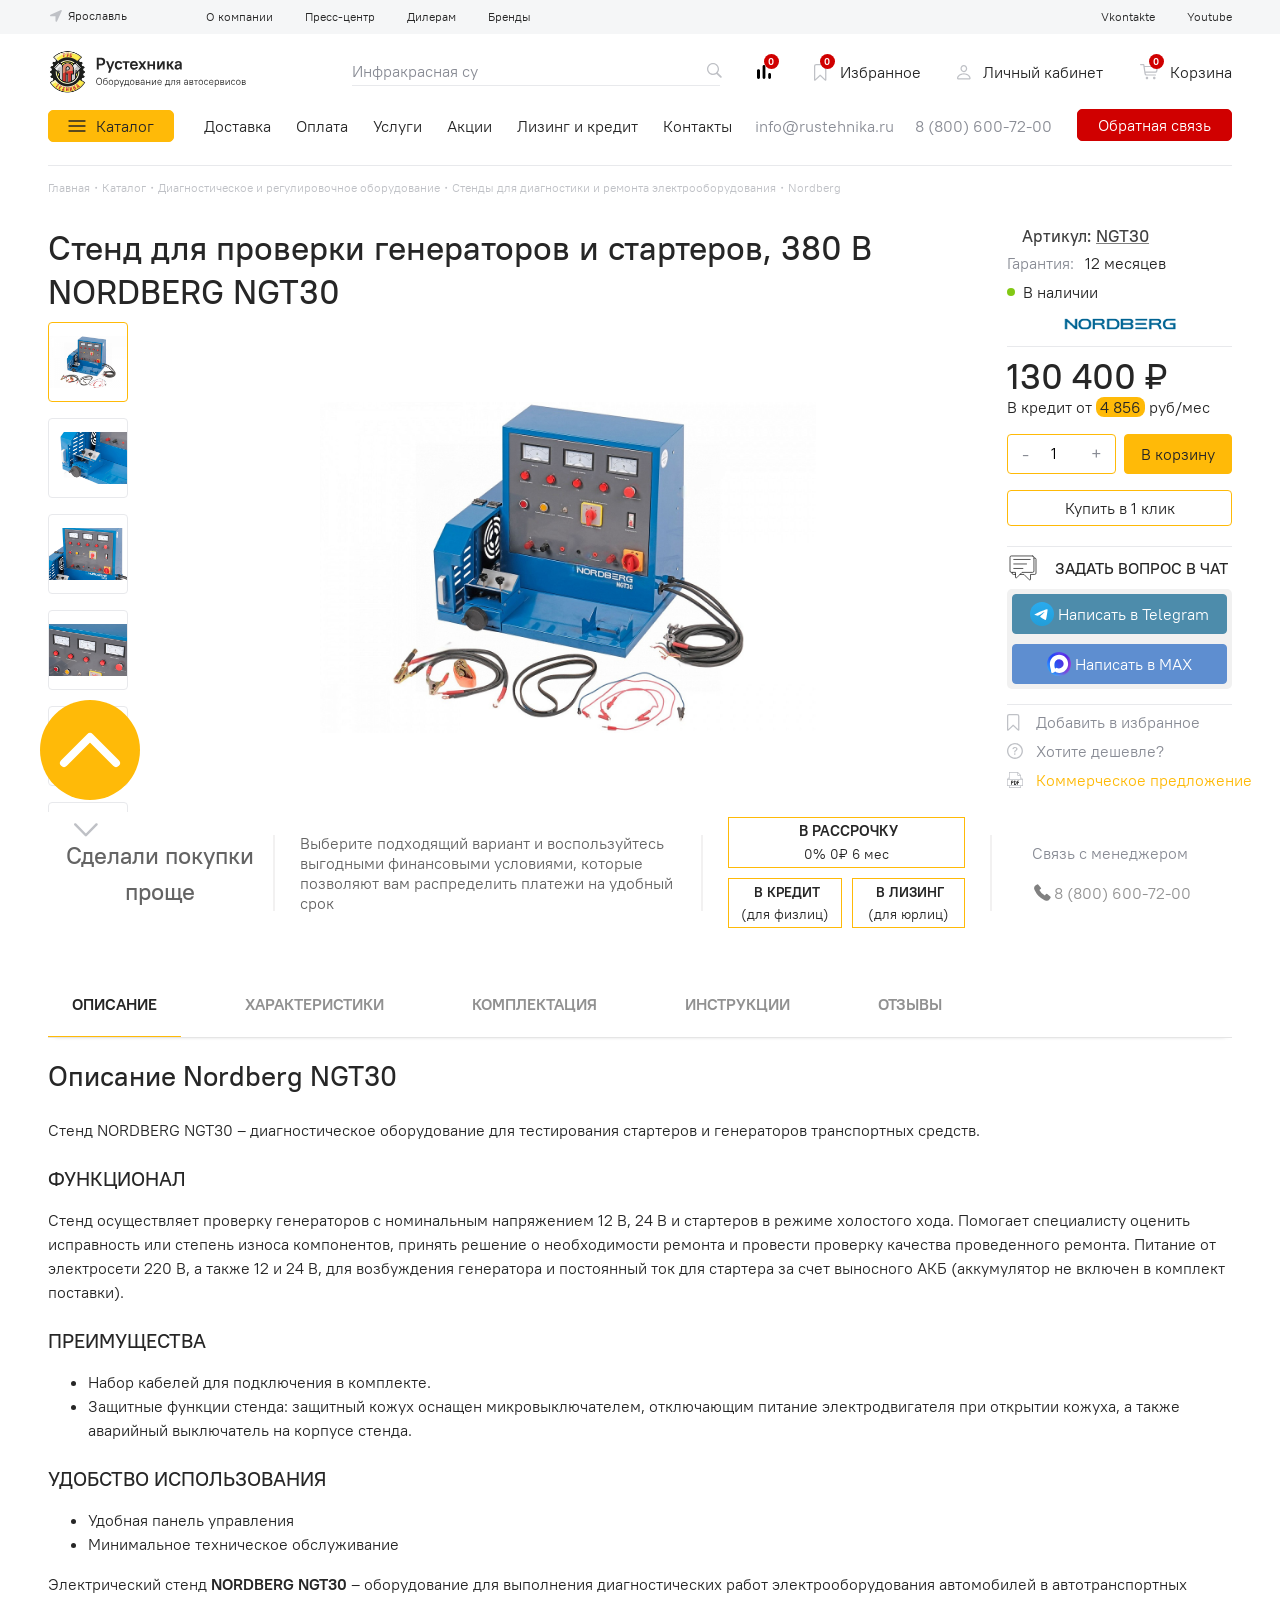
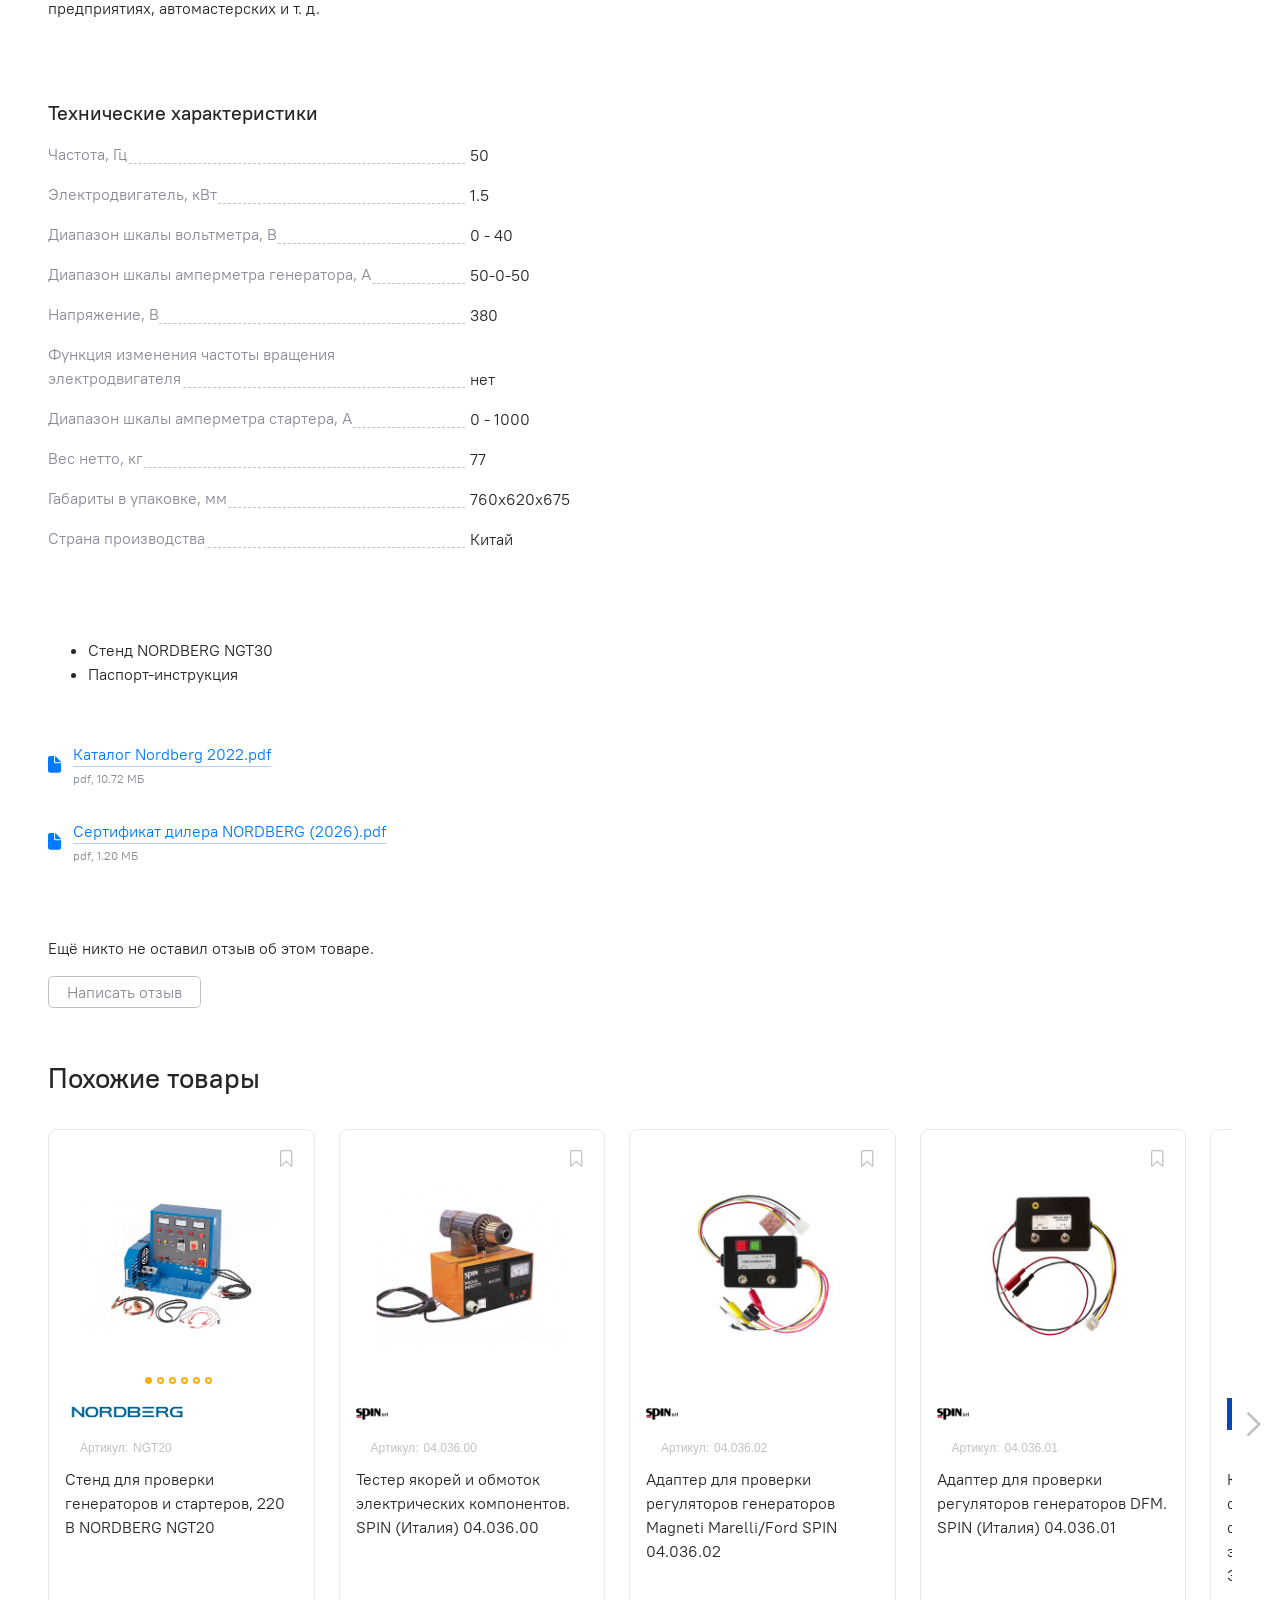
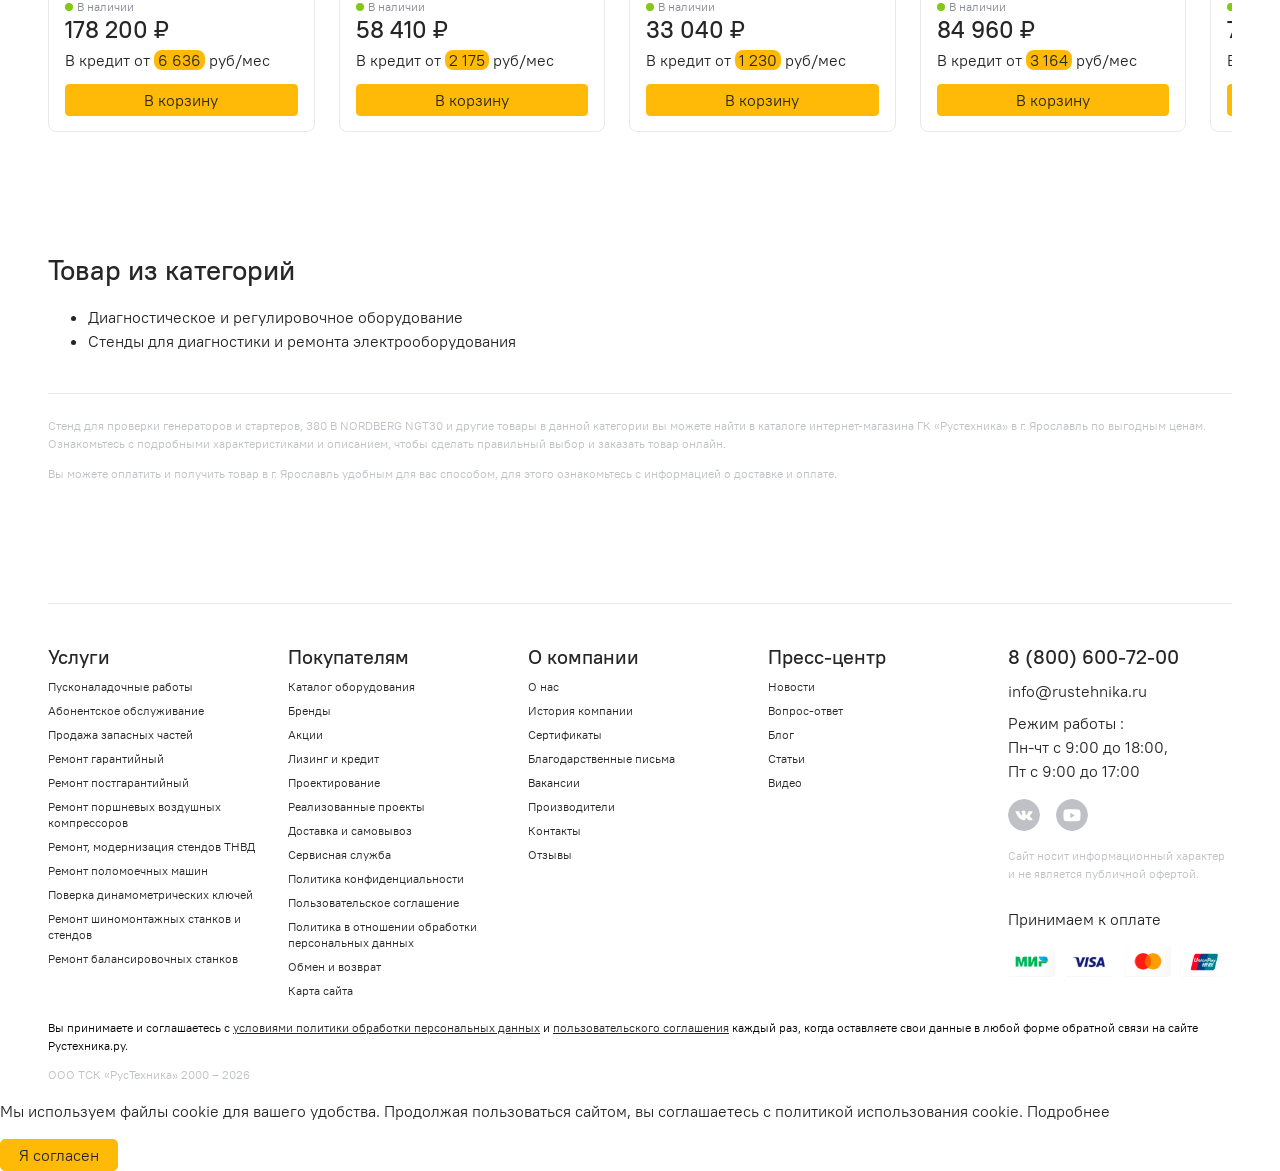
<file: original.html>
<!doctype html><html lang="ru" class="bx-core bx-win bx-no-touch bx-no-retina bx-chrome"><head><meta charset="utf-8"><meta name="viewport" content="width=device-width,initial-scale=1"><meta name="robots" content="noindex,nofollow"><title>Стенд NORDBERG NGT30 — Рустехника</title><link rel="stylesheet" href="assets/f3d4254968c20ca1.css"><link rel="stylesheet" href="assets/dd453f430945b87c.css"><link rel="stylesheet" href="assets/0fd741e309572131.css"><link rel="stylesheet" href="assets/6cfc2c8fe06ef0df.css"><link rel="stylesheet" href="assets/d0d6c19c97543bc4.css"><link rel="stylesheet" href="assets/dbd34b565e16b507.css"><link rel="stylesheet" href="assets/bdb0d2687543d995.css"><link rel="stylesheet" href="assets/30eb3baea8bd6853.css"><link rel="stylesheet" href="assets/2ab328687905c3e8.css"><link rel="stylesheet" href="assets/44acb7b5a5d491a3.css"><link rel="stylesheet" href="changes.css"></head>

<body class="body--catalog TalkMeVCredit-initialized supportDesktop supportOffline supportOpened">
    
    <div class="header">
        <div class="header-top">
            <div class="wrap">
                <div class="header-city"><a href="#city" data-fancybox="">Ярославль</a>
                </div>
                <div class="header-menu">
                    
<ul>
    <li><a href="https://www.rustehnika.ru/about/">О компании</a></li><li><a href="https://www.rustehnika.ru/press/">Пресс-центр</a></li><li><a href="https://www.rustehnika.ru/dealers/">Дилерам</a></li><li><a href="https://www.rustehnika.ru/brands/">Бренды</a></li></ul>                </div>
                <div class="header-socials">
                    
<ul>
    <li><a href="https://vk.com/rustehnika">Vkontakte</a></li><li><a href="https://www.youtube.com/channel/UCGtShnYq3FeFuT5rxv75PSw">Youtube</a></li></ul>                </div>
            </div>
        </div>
        <div class="wrap">
            <div class="header-mid">
                <a href="https://www.rustehnika.ru/" class="logo">
                    <picture>
                        <source media="(width &lt;= 540px)" srcset="assets/logo-mobile.webp">
                        <source media="(width &gt; 540px)" srcset="assets/3858f8ac697dbec9.svg">
                        <img src="assets/3858f8ac697dbec9.svg" alt="" height="50" style="width: auto;">
                    </picture>
                </a>
                <div class="header-phone__mobile">
                    <div class="header-phone__mobile-contacts">
                        <a class="header-phone__mobile-phone" href="tel:88006007200">8 (800) 600-72-00</a>
                        <a class="header-phone__mobile-email" href="mailto:info@rustehnika.ru">info@rustehnika.ru</a>
                    </div>
                    <div class="header-feedback"><a href="#feedback" data-fancybox="" class="btn btn--red">Обратная
                            связь</a>
                    </div>
                </div>
                
<div class="header-search">
	<form action="#" method="get">
		<input data-js-search-input="" type="text" class="input ui-autocomplete-input" name="q" placeholder="Инфракрасная су" value="" autocomplete="off">
		<button class="btn"></button>
	</form>
</div>

                <div class="header-mob">
                    <a href="#feedback" data-fancybox=""></a>
                </div>
                <div class="header-compare"><a href="https://www.rustehnika.ru/catalog/compare/" data-js-count="0" rel="nofollow"></a>
                </div>
                <div class="header-fav"><a href="https://www.rustehnika.ru/personal/favorite/" data-js-count="0" rel="nofollow">Избранное</a>
                </div>
                <div class="header-lk"><a href="#auth" data-fancybox="" rel="nofollow">Личный кабинет</a>
                </div><div class="header-cart"><a href="https://www.rustehnika.ru/basket/" data-js-count="0" rel="nofollow">Корзина</a></div>
            </div>
            <div class="header-bot">
                <a href="https://www.rustehnika.ru/catalog" class="btn header-catalog"><span>Каталог</span>
                </a>
                <div class="top-menu">
                    
<ul>
    <li><a href="https://www.rustehnika.ru/delivery/">Доставка</a></li><li><a href="https://www.rustehnika.ru/payment/">Оплата</a></li><li><a href="https://www.rustehnika.ru/service/">Услуги</a></li><li><a href="https://www.rustehnika.ru/promo/">Акции</a></li><li><a href="https://www.rustehnika.ru/leasing/">Лизинг и кредит</a></li><li><a href="https://www.rustehnika.ru/contacts/">Контакты</a></li></ul>                </div>
                <div class="header-contacts header-contacts--mail"><a href="mailto:info@rustehnika.ru" class="email">info@rustehnika.ru</a>
                </div>
                <div class="header-contacts"><a href="tel:88006007200" class="email">8 (800) 600-72-00</a>
                </div>
                <div class="header-feedback"><a href="#feedback" data-fancybox="" class="btn btn--red">Обратная связь</a>
                </div>
            </div>
        </div>
    </div>
    <nav class="mobile-bottom-menu" aria-label="Основная навигация">
        <a href="https://www.rustehnika.ru/catalog/" class="mobile-bottom-menu__link mobile-bottom-menu__link--catalog" aria-label="Каталог">
            <span class="mobile-bottom-menu__icon" aria-hidden="true"></span>
            <span class="mobile-bottom-menu__label">Каталог</span>
        </a>
        <!-- <a href="/catalog/" class="mobile-bottom-menu__link mobile-bottom-menu__link--catalog" aria-label="Каталог">
            <button class="menu-toggle-btn" aria-label="Открыть меню">
                <span class="hamburger-icon"></span>
            </button>
            <span class="mobile-bottom-menu__label">Каталог</span>
        </a> -->
        <a href="https://www.rustehnika.ru/catalog/compare/" class="mobile-bottom-menu__link mobile-bottom-menu__link--compare" aria-label="Сравнение" rel="nofollow">
            <span class="mobile-bottom-menu__icon" aria-hidden="true"></span>
            <span class="mobile-bottom-menu__label">Сравнить</span>
            <span class="mobile-bottom-menu__count" data-mobile-menu-count="compare">0</span>
        </a>
        <a href="https://www.rustehnika.ru/personal/favorite/" class="mobile-bottom-menu__link mobile-bottom-menu__link--favorite" aria-label="Избранное" rel="nofollow">
            <span class="mobile-bottom-menu__icon" aria-hidden="true"></span>
            <span class="mobile-bottom-menu__label">Избранное</span>
            <span class="mobile-bottom-menu__count" data-mobile-menu-count="favorite">0</span>
        </a>
        <a href="#auth" class="mobile-bottom-menu__link mobile-bottom-menu__link--profile" aria-label="Личный кабинет" data-fancybox="" rel="nofollow">
            <span class="mobile-bottom-menu__icon" aria-hidden="true"></span>
            <span class="mobile-bottom-menu__label">Кабинет</span>
        </a>
        <a href="https://www.rustehnika.ru/basket/" class="mobile-bottom-menu__link mobile-bottom-menu__link--cart" aria-label="Корзина" rel="nofollow">
            <span class="mobile-bottom-menu__icon" aria-hidden="true"></span>
            <span class="mobile-bottom-menu__label">Корзина</span>
            <span class="mobile-bottom-menu__count" data-mobile-menu-count="cart">0</span>
        </a>
    </nav>
    <div class="main">
        <div class="wrap">
                            <div class="page-top ">
                    <div class="breadcrumbs"><a href="https://www.rustehnika.ru/">Главная・</a><a href="https://www.rustehnika.ru/catalog/">Каталог・</a><a href="https://www.rustehnika.ru/catalog/diagnosticheskoe-i-regulirovochnoe-oborudovanie/">Диагностическое и регулировочное оборудование・</a><a href="https://www.rustehnika.ru/catalog/diagnosticheskoe-i-regulirovochnoe-oborudovanie/diagnosis_repair_electrical_equipment_stands/">Стенды для диагностики и ремонта электрооборудования・</a><a href="https://www.rustehnika.ru/catalog/diagnosticheskoe-i-regulirovochnoe-oborudovanie/diagnosis_repair_electrical_equipment_stands/brand-is-nordberg-china/">Nordberg</a></div>                    
                                    </div>

                
            
            
                
                

<div class="detail">
    <div class="detail-body">
        <div class="detail-left">
            <h1>
                <div class="creditgoods">Стенд для проверки генераторов и стартеров, 380 В NORDBERG NGT30</div>
            </h1>
                            <div class="detail-images">
                    <div class="detail-img-line">
                        <div class="swiper-container gallery-thumbs swiper-container-initialized swiper-container-vertical swiper-container-thumbs">
                            <div class="swiper-wrapper" style="transition-duration: 0ms;">
                                                                    <div class="swiper-slide background-style swiper-slide-visible swiper-slide-active swiper-slide-thumb-active" data-style="assets/341b41d99ec43754.jpg" style="background-image: url(&quot;assets/341b41d99ec43754.jpg&quot;); height: 79.2px; margin-bottom: 16px;"></div>
                                                                    <div class="swiper-slide background-style swiper-slide-visible swiper-slide-next" data-style="assets/f7f3577350360eff.jpg" style="background-image: url(&quot;assets/f7f3577350360eff.jpg&quot;); height: 79.2px; margin-bottom: 16px;"></div>
                                                                    <div class="swiper-slide background-style swiper-slide-visible" data-style="assets/bff70cb05196049b.jpg" style="background-image: url(&quot;assets/bff70cb05196049b.jpg&quot;); height: 79.2px; margin-bottom: 16px;"></div>
                                                                    <div class="swiper-slide background-style swiper-slide-visible" data-style="assets/0f4be8ffe51ec0d0.jpg" style="background-image: url(&quot;assets/0f4be8ffe51ec0d0.jpg&quot;); height: 79.2px; margin-bottom: 16px;"></div>
                                                                    <div class="swiper-slide background-style swiper-slide-visible" data-style="assets/fdcc9dd203c8573f.jpg" style="background-image: url(&quot;assets/fdcc9dd203c8573f.jpg&quot;); height: 79.2px; margin-bottom: 16px;"></div>
                                                                    <div class="swiper-slide background-style" data-style="assets/9a30553d2a63c8c0.jpg" style="background-image: url(&quot;assets/9a30553d2a63c8c0.jpg&quot;); height: 79.2px; margin-bottom: 16px;"></div>
                                                            </div>
                        <span class="swiper-notification" aria-live="assertive" aria-atomic="true"></span></div>
                    </div>
                    <div class="swiper-button swiper-button-next galleryThumbBottom" tabindex="0" role="button" aria-label="Next slide"></div>
                    <div class="detail-img">
                        <div class="swiper-container gallery-top swiper-container-initialized swiper-container-horizontal" style="cursor: grab;">
                            <div class="swiper-wrapper" style="transform: translate3d(-496px, 0px, 0px); transition-duration: 0ms;"><img href="assets/9a30553d2a63c8c0.jpg" src="assets/9a30553d2a63c8c0.jpg" alt="Стенд для проверки генераторов и стартеров, 380 В NORDBERG NGT30 фото 6" data-index="6" class="swiper-slide swiper-slide-duplicate swiper-slide-prev" style="max-width: 496px; object-fit: contain; padding-top: 0px; margin-top: auto; width: 496px;" data-swiper-slide-index="5">
                                                                                                    <img href="assets/341b41d99ec43754.jpg" src="assets/341b41d99ec43754.jpg" alt="Стенд для проверки генераторов и стартеров, 380 В NORDBERG NGT30 фото 1" data-index="1" class="swiper-slide swiper-slide-active" style="max-width: 496px; object-fit: contain; padding-top: 0px; margin-top: auto; width: 496px;" data-swiper-slide-index="0">
                                                                    <img href="assets/f7f3577350360eff.jpg" src="assets/f7f3577350360eff.jpg" alt="Стенд для проверки генераторов и стартеров, 380 В NORDBERG NGT30 фото 2" data-index="2" class="swiper-slide swiper-slide-next" style="max-width: 496px; object-fit: contain; padding-top: 0px; margin-top: auto; width: 496px;" data-swiper-slide-index="1">
                                                                    <img href="assets/bff70cb05196049b.jpg" src="assets/bff70cb05196049b.jpg" alt="Стенд для проверки генераторов и стартеров, 380 В NORDBERG NGT30 фото 3" data-index="3" class="swiper-slide" style="max-width: 496px; object-fit: contain; padding-top: 0px; margin-top: auto; width: 496px;" data-swiper-slide-index="2">
                                                                    <img href="assets/0f4be8ffe51ec0d0.jpg" src="assets/0f4be8ffe51ec0d0.jpg" alt="Стенд для проверки генераторов и стартеров, 380 В NORDBERG NGT30 фото 4" data-index="4" class="swiper-slide" style="max-width: 496px; object-fit: contain; padding-top: 0px; margin-top: auto; width: 496px;" data-swiper-slide-index="3">
                                                                    <img href="assets/fdcc9dd203c8573f.jpg" src="assets/fdcc9dd203c8573f.jpg" alt="Стенд для проверки генераторов и стартеров, 380 В NORDBERG NGT30 фото 5" data-index="5" class="swiper-slide" style="max-width: 496px; object-fit: contain; padding-top: 0px; margin-top: auto; width: 496px;" data-swiper-slide-index="4">
                                                                    <img href="assets/9a30553d2a63c8c0.jpg" src="assets/9a30553d2a63c8c0.jpg" alt="Стенд для проверки генераторов и стартеров, 380 В NORDBERG NGT30 фото 6" data-index="6" class="swiper-slide swiper-slide-duplicate-prev" style="max-width: 496px; object-fit: contain; padding-top: 0px; margin-top: auto; width: 496px;" data-swiper-slide-index="5">
                                                            <img href="assets/341b41d99ec43754.jpg" src="assets/341b41d99ec43754.jpg" alt="Стенд для проверки генераторов и стартеров, 380 В NORDBERG NGT30 фото 1" data-index="1" class="swiper-slide swiper-slide-duplicate swiper-slide-duplicate-active" style="max-width: 496px; object-fit: contain; padding-top: 0px; margin-top: auto; width: 496px;" data-swiper-slide-index="0"></div>
                        <span class="swiper-notification" aria-live="assertive" aria-atomic="true"></span></div>
                    </div>
                </div>
                    </div>
        <div class="detail-right">
            <div class="detail-properties">
                                    <button type="button" data-event="copy" class="detail-art">Артикул: <span class="creditarticle">NGT30</span></button>
                                                    <div class="detail-guarantee">Гарантия: <span>12 месяцев</span>
                    </div>                                    <div class="detail-status status--green">В наличии</div>
                                <div class="detail-brand">
                    <a href="https://www.rustehnika.ru/brands/nordberg-china/">
                        <img data-src="assets/f5697067e7922703.png" loading="lazy" class="lazyload" alt="" src="assets/f5697067e7922703.png">
                    </a>
                </div>
            </div>
            <div class="detail-left__bot">
                                <div class="detail-prices">
                                                                        <span class="product-prices"><span class="price">
                                    <div class="creditprice">130&nbsp;400 ₽</div>
                                </span>
                            </span>
                                                                <div class="firstpay">
                        <div class="gocredit show_rate creditcalc__marked" data-tpl="В кредит от {rate} руб/мес">В кредит от&nbsp;<span class="creditcalc__rate">4 856</span>&nbsp;руб/мес</div>
                    </div>
                </div>
                                    <div class="detail-btns">
                        <div class="btns-buy">
                            <form action="#" method="post" data-buy-ajax="">
                                <input type="hidden" name="productId" value="">
                                <div class="detail-count count">
                                    <a href="javascript:" class="minus">-</a><input type="number" name="quantity" value="1"><a href="javascript:" class="plus">+</a>
                                </div><button type="submit" class="detail-buy btn">В корзину</button>
                            </form>
                            <div class="one-click__button btn modal-link-ajax" data-modal="oneClick">Купить в 1 клик</div>
                        </div>
                        <div class="social-block">
                            <div class="social-question">
                                <svg xmlns="http://www.w3.org/2000/svg" width="32" height="32" viewBox="0 0 48 48">
                                    <path fill="none" stroke="#000000" stroke-linecap="round" stroke-linejoin="round" d="M38.368 5.942H6.553A2.053 2.053 0 0 0 4.5 7.994v20.527a2.053 2.053 0 0 0 2.053 2.052h6.158v7.378a1.026 1.026 0 0 0 1.752.726l8.103-8.104h15.802a2.053 2.053 0 0 0 2.053-2.052V7.994a2.053 2.053 0 0 0-2.053-2.052"></path>
                                    <path fill="none" stroke="#000000" stroke-linecap="round" stroke-linejoin="round" d="M12.71 33.652H9.633A2.053 2.053 0 0 1 7.579 31.6v-1.027M40.421 9.02h1.026a2.053 2.053 0 0 1 2.053 2.053V31.6a2.053 2.053 0 0 1-2.053 2.053H35.29v7.377a1.026 1.026 0 0 1-1.752.726l-8.104-8.104h-5.947m-9.342-22.461h24.631M10.145 17.94h19.158m-19.158 6.749h13.684"></path>
                                </svg>
                                <div class="question-text">ЗАДАТЬ ВОПРОС В ЧАТ</div>
                            </div>
                            <div class="social-buttons">
                                                                <a href="https://t.me/rustehnika" class="detail-buy btn tg-btn" target="_blank" rel="nofollow">
                                    <svg xmlns="http://www.w3.org/2000/svg" xmlns:xlink="http://www.w3.org/1999/xlink" viewBox="0 0 240.1 240.1">
                                        <linearGradient id="Oval_1_" gradientUnits="userSpaceOnUse" x1="-838.041" y1="660.581" x2="-838.041" y2="660.3427" gradientTransform="matrix(1000 0 0 -1000 838161 660581)">
                                            <stop offset="0" style="stop-color:#2AABEE"></stop>
                                            <stop offset="1" style="stop-color:#229ED9"></stop>
                                        </linearGradient>
                                        <circle fill-rule="evenodd" clip-rule="evenodd" fill="url(#Oval_1_)" cx="120.1" cy="120.1" r="120.1"></circle>
                                        <path fill-rule="evenodd" clip-rule="evenodd" fill="#FFFFFF" d="M54.3,118.8c35-15.2,58.3-25.3,70-30.2 c33.3-13.9,40.3-16.3,44.8-16.4c1,0,3.2,0.2,4.7,1.4c1.2,1,1.5,2.3,1.7,3.3s0.4,3.1,0.2,4.7c-1.8,19-9.6,65.1-13.6,86.3 c-1.7,9-5,12-8.2,12.3c-7,0.6-12.3-4.6-19-9c-10.6-6.9-16.5-11.2-26.8-18c-11.9-7.8-4.2-12.1,2.6-19.1c1.8-1.8,32.5-29.8,33.1-32.3 c0.1-0.3,0.1-1.5-0.6-2.1c-0.7-0.6-1.7-0.4-2.5-0.2c-1.1,0.2-17.9,11.4-50.6,33.5c-4.8,3.3-9.1,4.9-13,4.8 c-4.3-0.1-12.5-2.4-18.7-4.4c-7.5-2.4-13.5-3.7-13-7.9C45.7,123.3,48.7,121.1,54.3,118.8z"></path>
                                    </svg>&nbsp;Написать в Telegram
                                </a>
                                <a href="https://max.ru/u/f9LHodD0cOIgSDuO6Z39n3pUydFyrhKVsr9tgVj84HydrZJHfgwWJujk0mE" class="detail-buy btn max-btn" target="_blank" rel="nofollow">
                                    <img src="assets/61aee0ea2f63db60.svg">&nbsp;Написать в MAX
                                </a>
                                <div class="social-buttons__footer">
                                </div>
                            </div>
                        </div>
                        <div class="mobile-better">
                            <div class="better-name">
                                <noindex>Сделали покупки проще</noindex>
                                <svg xmlns="http://www.w3.org/2000/svg" width="24" height="24" viewBox="0 0 24 24">
                                    <g fill="none" stroke="#000000" stroke-width="2">
                                        <circle cx="12" cy="12" r="10"></circle>
                                        <path stroke-linecap="round" d="M12 7h.01"></path>
                                        <path stroke-linecap="round" stroke-linejoin="round" d="M10 11h2v5m-2 0h4"></path>
                                    </g>
                                </svg>
                            </div>
                            <div class="credit-btns">

                                                                    <style>
                                        @media all and (max-width: 600px) {
                                            .creditzero .add-text {
                                                font-size: 14px;
                                                margin-top: 3px;
                                            }

                                            .v-credit-svg,
                                            .v-leasing-svg {
                                                width: 24px;
                                                height: 24px;
                                            }

                                            .v-rassrochku {
                                                width: 30px;
                                                height: 22px;
                                            }

                                            /*.credit-btn p{*/
                                            /*    font-size: 10px;*/
                                            /*}*/
                                            /*.credit-btn svg{*/
                                            /*    margin-right: 0px;*/
                                            /*}*/
                                        }

                                        @media all and (max-width: 360px) {

                                            .creditzero .add-text,
                                            .add-text {
                                                /*font-size: 12px;*/
                                                margin-left: 2px;
                                            }

                                            .credit-btn p {
                                                /*font-size: 11px;*/
                                            }

                                            .v-credit-svg,
                                            .v-leasing-svg {
                                                width: 18px;
                                                height: 18px;
                                            }

                                            .v-rassrochku {
                                                width: 20px;
                                                height: 15px;
                                            }

                                        }
                                    </style>

                                    <a href="javascript:void(0);" class="gocredit creditzero creditcalc__marked">
                                        <div class="credit-btn">


                                            <div>

                                                <span class="add-text add-text-credit">В РАССРОЧКУ</span>
                                                <p style="margin-top: 1px">0% 0₽ 6 мес</p>
                                            </div>
                                        </div>
                                    </a>
                                    <div class="separator"></div>
                                                                <a href="javascript:void(0);" class="gocredit creditcalc__marked">
                                    <div class="credit-btn">

                                        <div>
                                            <span class="add-text add-text-credit">В КРЕДИТ</span>
                                            <p style="margin-top: 1px">для физлиц</p>
                                        </div>
                                    </div>
                                </a>
                                <div class="separator"></div>
                                <a href="javascript:void(0);" class="goleasing">
                                    <div class="credit-btn">

                                        <div>
                                            <span class="add-text add-text-credit">В ЛИЗИНГ</span>
                                            <p style="margin-top: 1px">для юрлиц</p>
                                        </div>
                                    </div>
                                </a>


                            </div>
                            <div class="mobile-connect">
                                <p>Связь с менеджером:</p>
                                <a href="tel:88006007200" class="phone">
                                    <svg xmlns="http://www.w3.org/2000/svg" width="24" height="24" viewBox="0 0 24 24">
                                        <path fill="#000000" d="M5 9.86a18.466 18.466 0 0 0 9.566 9.292l.68.303a3.5 3.5 0 0 0 4.33-1.247l.889-1.324a1 1 0 0 0-.203-1.335l-3.012-2.43a1 1 0 0 0-1.431.183l-.932 1.257a12.14 12.14 0 0 1-5.51-5.511l1.256-.932a1 1 0 0 0 .183-1.431l-2.43-3.012a1 1 0 0 0-1.335-.203l-1.333.894a3.5 3.5 0 0 0-1.237 4.355z"></path>
                                    </svg>
                                    8 (800) 600-72-00</a>
                            </div>
                            <div>

                            </div>
                        </div>
                    </div>

                    
                    <a href="#" class="detail-fav" data-id="77988">Добавить в избранное</a>
                    <a href="#cheaper" data-fancybox="" class="detail-quest">Хотите дешевле?</a>
                    <a href="https://www.rustehnika.ru/upload/pdf/catalog/stend-dlya-proverki-generatorov-i-starterov-380-v-nordberg-ngt30.pdf" class="detail-pdf" target="_blank">Коммерческое предложение</a>
                            </div>
        </div>
    </div>
    <div class="detail-footer">
        <div class="footer-name">
            <noindex>Сделали покупки проще</noindex>
        </div>
        <div class="separator"></div>
        <div class="footer-text">
            <noindex>Выберите подходящий вариант и воспользуйтесь выгодными финансовыми условиями, которые позволяют вам
                распределить платежи на удобный срок</noindex>
        </div>
        <div class="separator"></div>
        <div class="credit-btns">


            
                <a href="javascript:void(0);" class="gocredit creditzero creditcalc__marked">
                    <div class="credit-btn">
                        <p class="add-text add-text-credit">В РАССРОЧКУ</p>
                        <p class="sbsp" style="margin-top: 1px">0% 0₽ 6 мес</p>
                    </div>
                </a>

                <div class="row-btns">
                    <a href="javascript:void(0);" class="gocredit creditcalc__marked">
                        <div class="credit-btn">
                            <p class="add-text add-text-credit">В КРЕДИТ</p>
                            <p style="margin-top: 1px">(для физлиц)</p>
                        </div>
                    </a>
                    <a href="javascript:void(0);" class="goleasing">
                        <div class="credit-btn">
                            <p class="add-text add-text-credit">В ЛИЗИНГ</p>
                            <p style="margin-top: 1px">(для юрлиц)</p>
                        </div>
                    </a>
                </div>
                        
        </div>
        <div class="separator"></div>
        <div class="footer-connect">
            <p>Связь с менеджером</p>
            <a href="tel:88006007200" class="phone">
                <svg xmlns="http://www.w3.org/2000/svg" width="24" height="24" viewBox="0 0 24 24">
                    <path fill="#000000" d="M5 9.86a18.466 18.466 0 0 0 9.566 9.292l.68.303a3.5 3.5 0 0 0 4.33-1.247l.889-1.324a1 1 0 0 0-.203-1.335l-3.012-2.43a1 1 0 0 0-1.431.183l-.932 1.257a12.14 12.14 0 0 1-5.51-5.511l1.256-.932a1 1 0 0 0 .183-1.431l-2.43-3.012a1 1 0 0 0-1.335-.203l-1.333.894a3.5 3.5 0 0 0-1.237 4.355z"></path>
                </svg>
                8 (800) 600-72-00</a>
        </div>
    </div>
</div>
<div class="detail-descr-layout">
<div class="tabs detail-descr">
    <div class="tab-links">
        <a href="javascript:" class="tab-link opened active" data-js-tab-link="DESCRIPTION">
                Описание            </a><a href="javascript:" class="tab-link" data-js-tab-link="CHARACTERISTICS">
                Характеристики            </a><a href="javascript:" class="tab-link" data-js-tab-link="EQUIPMENT">
                Комплектация            </a><a href="javascript:" class="tab-link" data-js-tab-link="INSTRUCTIONS">
                Инструкции            </a><a href="javascript:" class="tab-link" data-js-tab-link="REVIEWS">
                Отзывы            </a>    </div>
            <div class="tab opened default-link-container active" data-js-tab="DESCRIPTION">
            <div class="tab-title">Описание</div>
            <h2>Описание Nordberg     NGT30</h2>
            <div class="product-description-section product-description-section--text wyswig">
                            <p>
	 Стенд&nbsp;NORDBERG NGT30&nbsp;– диагностическое оборудование для тестирования стартеров и генераторов транспортных средств.
</p>                        <h3>ФУНКЦИОНАЛ</h3>
<p>
	 Стенд осуществляет проверку генераторов с номинальным напряжением 12 В,&nbsp;24 В и стартеров в режиме холостого хода. Помогает специалисту оценить исправность или степень износа компонентов, принять решение о необходимости ремонта и провести проверку качества проведенного ремонта. Питание от электросети 220 В, а также 12 и 24 В, для возбуждения генератора и постоянный ток для стартера за счет выносного АКБ (аккумулятор не включен в комплект поставки).<br>
</p>
<p>
</p>
<h3>ПРЕИМУЩЕСТВА</h3>
<ul>
	<li>Набор кабелей для подключения в комплекте.</li>
	<li>Защитные функции стенда: защитный кожух оснащен микровыключателем, отключающим питание электродвигателя при открытии кожуха, а также аварийный выключатель на корпусе стенда.<br>
 </li>
</ul>
<p>
</p>
<h3>УДОБСТВО ИСПОЛЬЗОВАНИЯ</h3>
<ul>
	<li>Удобная панель управления</li>
	<li>Минимальное техническое обслуживание</li>
</ul>
<p>
	 Электрический стенд&nbsp;<b>NORDBERG NGT30</b>&nbsp;– оборудование для выполнения диагностических работ электрооборудования автомобилей в автотранспортных предприятиях,&nbsp;автомастерских и т. д.
</p>            </div>
        </div>
                <div class="tab" data-js-tab="CHARACTERISTICS">
            <div class="tab-title">Характеристики</div>
                            <h3>Технические характеристики</h3>
                <div class="detail-char">
                                            <div class="tr">
                            <div class="td"><span>Частота, Гц</span>
                            </div>
                            <div class="td"><span>50</span></div>
                        </div>
                                            <div class="tr">
                            <div class="td"><span>Электродвигатель, кВт</span>
                            </div>
                            <div class="td"><span>1.5</span></div>
                        </div>
                                            <div class="tr">
                            <div class="td"><span>Диапазон шкалы вольтметра, В</span>
                            </div>
                            <div class="td"><span>0 - 40</span></div>
                        </div>
                                            <div class="tr">
                            <div class="td"><span>Диапазон шкалы амперметра генератора, А</span>
                            </div>
                            <div class="td"><span>50-0-50</span></div>
                        </div>
                                            <div class="tr">
                            <div class="td"><span>Напряжение, В</span>
                            </div>
                            <div class="td"><span>380</span></div>
                        </div>
                                            <div class="tr">
                            <div class="td"><span>Функция изменения частоты вращения электродвигателя</span>
                            </div>
                            <div class="td"><span>нет</span></div>
                        </div>
                                            <div class="tr">
                            <div class="td"><span>Диапазон шкалы амперметра стартера, А</span>
                            </div>
                            <div class="td"><span>0 - 1000</span></div>
                        </div>
                                            <div class="tr">
                            <div class="td"><span>Вес нетто, кг</span>
                            </div>
                            <div class="td"><span>77</span></div>
                        </div>
                                            <div class="tr">
                            <div class="td"><span>Габариты в упаковке, мм</span>
                            </div>
                            <div class="td"><span>760x620x675</span></div>
                        </div>
                                            <div class="tr">
                            <div class="td"><span>Страна производства</span>
                            </div>
                            <div class="td"><span>Китай</span></div>
                        </div>
                                    </div>
                    </div>
                <div class="tab" data-js-tab="EQUIPMENT">
            <div class="tab-title">Комплектация</div>
            <ul>
	<li>Стенд NORDBERG NGT30</li>
	<li>Паспорт-инструкция</li>
</ul>        </div>
                <div class="tab" data-js-tab="INSTRUCTIONS">
            <div class="tab-title">Инструкции</div>
                            <a href="https://7ab0278b-9efc-4d43-9fc8-afd54acf5332.selstorage.ru/iblock/ced/ced797b2075566cef797835e882602ee/59e599a1c9f0cb7150fd117f0a105d9b.pdf" class="file"><span class="file-name">Каталог Nordberg 2022.pdf </span><span class="file-size">pdf, 10.72&nbsp;МБ</span></a>
                            <a href="https://7ab0278b-9efc-4d43-9fc8-afd54acf5332.selstorage.ru/iblock/c09/c0912cc6637c0a3b50693102e69eecfe/1a920213ccd75a58153dfeb6f8e8012a.pdf" class="file"><span class="file-name">Сертификат дилера NORDBERG (2026).pdf </span><span class="file-size">pdf, 1.20&nbsp;МБ</span></a>
                    </div>
                <div class="tab" data-js-tab="REVIEWS">
            <div class="tab-title">Отзывы</div>
                            <p>Ещё никто не оставил отзыв об этом товаре.</p>
            
            <buttton class="btn btn--light modal-link-ajax" data-modal="review">Написать отзыв</buttton>
        </div>
            </div>
</div>

<div class="forms-container-detail">            <div class="popup popup-cheaper" id="cheaper">
                <h2 class="popup-title">Хотите дешевле?</h2>

                <form name="SIMPLE_FORM_2" action="#" method="POST" enctype="multipart/form-data" data-form-ajax="" data-sign="{&quot;signedParameters&quot;:&quot;YToxOntzOjExOiJXRUJfRk9STV9JRCI7aToyO30=.50bb20b7e87f28daf41d127e10056b408ad1a4bf48ef6a47aaa126490e64f95a&quot;}">
    <div class="form-errors"></div>

            <label class="check-wrap" for="" data-js-cheaper-id="1"><input type="checkbox" class="check" name="form_checkbox_REASON_1[]" id="form_checkbox_REASON_1[]" value="13"><span>Скан/копия счета или коммерческого предложения на аналогичный товар</span>
                            </label>            <label class="input-wrap" data-js-cheaper="1">
                                <input type="text" class="input" name="form_text_11" value=""><span>Ссылка</span>
                            </label>            <label class="check-wrap" for="" data-js-cheaper-id="2"><input type="checkbox" class="check" name="form_checkbox_REASON_2[]" id="form_checkbox_REASON_2[]" value="14"><span>Ссылка на аналогичный товар с более низкой ценой</span>
                            </label>            <label class="input-wrap" data-js-cheaper="2">
                                <input type="text" class="input" name="form_text_12" value=""><span>Ссылка</span>
                            </label>            <label class="check-wrap" for="15" id="15"><input type="checkbox" class="check" name="form_checkbox_REASON_3[]" id="form_checkbox_REASON_3[]" value="15"><span>Большой объем единовременной покупки</span>
                            </label>            <label class="input-wrap" data-phone="">
                                <input type="text" class="input" name="form_text_5" value=""><span> Контактный телефон</span>
                            </label>            <label class="input-wrap">
                                <input type="email" class="input" name="form_email_6" value="" size="0">
                                    <span> E-mail</span>
                            </label>            <label class="input-wrap">
                                <textarea name="form_textarea_7" cols="40" rows="5" class="inputtextarea"></textarea><span> Комментарий или вопрос</span>
                            </label>    
    <input type="hidden" name="recaptcha_token" value="">
    <button type="submit" class="btn">Отправить</button>

    <div class="agree">Нажимая на кнопку «Отправить»,
    я даю согласие на получение информации от интернет-магазина и уведомлений о состоянии и статуса моих заказов, а также принимаю условия <a href="https://www.rustehnika.ru/politika-personalnykh-dannykh/">политики на обработку персональных данных</a>, <a href="https://www.rustehnika.ru/policy/">политики конфиденциальности</a> и <a href="https://www.rustehnika.ru/agreement/">пользовательского соглашения</a>.
    </div>
</form>            </div>
                    <div class="popup popup-credit" id="credit">
                <h2 class="popup-title">Купить в кредит</h2>

                <form name="SIMPLE_FORM_1" action="#" method="POST" enctype="multipart/form-data" data-form-ajax="" data-sign="{&quot;signedParameters&quot;:&quot;YToxOntzOjExOiJXRUJfRk9STV9JRCI7aToxO30=.1995cbb7209787fbdda13b14ff32c798facb65716943d8e9bee389548d83aa33&quot;}">
    <div class="form-errors"></div>

            <label class="input-wrap">
                                <input type="text" class="input" name="form_text_1" value=""><span> Ваше имя, фамилия</span>
                            </label>            <label class="input-wrap" data-phone="">
                                <input type="text" class="input" name="form_text_2" value=""><span> Контактный телефон</span>
                            </label>            <label class="input-wrap">
                                <input type="email" class="input" name="form_email_3" value="" size="0">
                                    <span> E-mail</span>
                            </label>            <label class="input-wrap">
                                <textarea name="form_textarea_4" cols="40" rows="5" class="inputtextarea"></textarea><span> Комментарий или вопрос</span>
                            </label>            <label class="input-wrap">
                                <input type="text" class="input" name="form_text_124" value=""><span>Введите название модели</span>
                            </label>    
    <input type="hidden" name="recaptcha_token" value="">
    <button type="submit" class="btn">Отправить</button>

    <div class="agree">Нажимая на кнопку «Отправить»,
    я даю согласие на получение информации от интернет-магазина и уведомлений о состоянии и статуса моих заказов, а также принимаю условия <a href="https://www.rustehnika.ru/politika-personalnykh-dannykh/">политики на обработку персональных данных</a>, <a href="https://www.rustehnika.ru/policy/">политики конфиденциальности</a> и <a href="https://www.rustehnika.ru/agreement/">пользовательского соглашения</a>.
    </div>
</form>            </div>
        </div>
    <div class="modal-overlay" data-modal="oneClick">
        <div class="modal-table">
            <div class="modal-table-cell">
                <div class="modal">
                    <button class="modal__close"></button>
                    <div class="modal-content">
                    </div>
                </div>
            </div>
        </div>
    </div>


<div class="modal-overlay" data-modal="review">
    <div class="modal-table">
        <div class="modal-table-cell">
            <div class="modal">
                <button class="modal__close"></button>
                <div class="modal-content">
                </div>
            </div>
        </div>
    </div>
</div>

    <div class="block popular-goods">
                    <h2 class="block-title">Похожие товары</h2>
                <div class="swiper-container swiper-nav swiper-container-initialized swiper-container-horizontal">
            <div class="swiper-wrapper" style="transform: translate3d(0px, 0px, 0px);">
                <div class="swiper-slide swiper-slide-active" style="width: 266.5px; margin-right: 24px;">
                        <div class="product">
                            

<div class="product-image product-info" data-id="77979">
    <a href="https://www.rustehnika.ru/catalog/diagnosticheskoe-i-regulirovochnoe-oborudovanie/diagnosis_repair_electrical_equipment_stands/stend-dlya-proverki-generatorov-i-starterov-220-v-nordberg-ngt20/">

        <span class="product-img without-shaking">

            <img data-src="assets/59901df0860922d8.jpg" alt="Стенд для проверки генераторов и стартеров, 220 В NORDBERG NGT20" loading="lazy" class="lazyload" width="400" height="267" src="assets/59901df0860922d8.jpg">

            
                <span class="product-img__placeholders">
                    
                        <div class="product-img__placeholder" data-id="77979_0"></div>

                    
                        <div class="product-img__placeholder" data-id="77979_1"></div>

                    
                        <div class="product-img__placeholder" data-id="77979_2"></div>

                    
                        <div class="product-img__placeholder" data-id="77979_3"></div>

                    
                        <div class="product-img__placeholder" data-id="77979_4"></div>

                    
                        <div class="product-img__placeholder" data-id="77979_5"></div>

                                    </span>

                <span class="product-img__dots">

                    
                        <div class="product-img__dot dot-active" data-id="0"></div>

                    
                        <div class="product-img__dot" data-id="1"></div>

                    
                        <div class="product-img__dot" data-id="2"></div>

                    
                        <div class="product-img__dot" data-id="3"></div>

                    
                        <div class="product-img__dot" data-id="4"></div>

                    
                        <div class="product-img__dot" data-id="5"></div>

                    
                </span>

            
        </span>

    </a>
    <span class="product-logo">
        <img data-src="assets/f5697067e7922703.png" loading="lazy" class="lazyload" alt="" width="342" height="55" src="assets/f5697067e7922703.png">
    </span>
</div>

<div class="product-info">
    <div class="info-body">
        <span class="product-name">
            <a href="https://www.rustehnika.ru/catalog/diagnosticheskoe-i-regulirovochnoe-oborudovanie/diagnosis_repair_electrical_equipment_stands/stend-dlya-proverki-generatorov-i-starterov-220-v-nordberg-ngt20/">
                <div class="creditgoods">Стенд для проверки генераторов и стартеров, 220 В NORDBERG NGT20</div>
            </a>
        </span>
                    <button type="button" class="product-article" data-event="copy">Артикул: <span class="creditarticle">NGT20</span></button>
            </div>
</div>

<div class="product-buy-block">
                        <span class="product-prices">
                <span class="product-status mobile-status">
                    <span class="status status--green">В наличии</span>
                </span>
                <span class="price">
                    <div class="creditprice">178&nbsp;200 ₽</div>
                </span>
                <noindex>
                <div class="firstpay">
                    <div class="gocredit show_rate creditcalc__marked" data-tpl="В кредит от {rate} руб/мес">В кредит от&nbsp;<span class="creditcalc__rate">6 636</span>&nbsp;руб/мес</div>
                </div>
                </noindex>
            </span>
            
            <form action="#" method="post" data-buy-ajax="">
            <input type="hidden" name="productId" value="">
            <input type="hidden" name="quantity" value="">
            <button type="submit" class="product-buy btn">В корзину</button>
        </form>
            <!-- <div class="delivery-info">
        <noindex>
            Срок доставки: от 2 дней <br />
            Самовывоз: бесплатно <br />
        </noindex>
    </div> -->
    <noindex>
        <div class="product-btns">
                        <a href="#" rel="nofollow" class="product-like" data-id="77979"></a>
        </div>
    </noindex>
</div>
                        </div>
                    </div><div class="swiper-slide swiper-slide-next" style="width: 266.5px; margin-right: 24px;">
                        <div class="product">
                            

<div class="product-image product-info" data-id="2566">
    <a href="https://www.rustehnika.ru/catalog/diagnosticheskoe-i-regulirovochnoe-oborudovanie/diagnosis_repair_electrical_equipment_stands/tester-yakorey-i-obmotok-elektricheskikh-komponentov-spin-italiya-04-036-00/">

        <span class="product-img">

            <img data-src="assets/b0379887a8f49682.jpg" alt="Тестер якорей и обмоток электрических компонентов. SPIN (Италия) 04.036.00" loading="lazy" class="lazyload" width="200" height="170" src="assets/b0379887a8f49682.jpg">

            
        </span>

    </a>
    <span class="product-logo">
        <img data-src="assets/91f6b922df92f2fc.jpg" loading="lazy" class="lazyload" alt="" width="160" height="160" src="assets/91f6b922df92f2fc.jpg">
    </span>
</div>

<div class="product-info">
    <div class="info-body">
        <span class="product-name">
            <a href="https://www.rustehnika.ru/catalog/diagnosticheskoe-i-regulirovochnoe-oborudovanie/diagnosis_repair_electrical_equipment_stands/tester-yakorey-i-obmotok-elektricheskikh-komponentov-spin-italiya-04-036-00/">
                <div class="creditgoods">Тестер якорей и обмоток электрических компонентов. SPIN (Италия) 04.036.00</div>
            </a>
        </span>
                    <button type="button" class="product-article" data-event="copy">Артикул: <span class="creditarticle">04.036.00</span></button>
            </div>
</div>

<div class="product-buy-block">
                        <span class="product-prices">
                <span class="product-status mobile-status">
                    <span class="status status--green">В наличии</span>
                </span>
                <span class="price">
                    <div class="creditprice">58&nbsp;410 ₽</div>
                </span>
                <noindex>
                <div class="firstpay">
                    <div class="gocredit show_rate creditcalc__marked" data-tpl="В кредит от {rate} руб/мес">В кредит от&nbsp;<span class="creditcalc__rate">2 175</span>&nbsp;руб/мес</div>
                </div>
                </noindex>
            </span>
            
            <form action="#" method="post" data-buy-ajax="">
            <input type="hidden" name="productId" value="">
            <input type="hidden" name="quantity" value="">
            <button type="submit" class="product-buy btn">В корзину</button>
        </form>
            <!-- <div class="delivery-info">
        <noindex>
            Срок доставки: от 2 дней <br />
            Самовывоз: бесплатно <br />
        </noindex>
    </div> -->
    <noindex>
        <div class="product-btns">
                        <a href="#" rel="nofollow" class="product-like" data-id="2566"></a>
        </div>
    </noindex>
</div>
                        </div>
                    </div><div class="swiper-slide" style="width: 266.5px; margin-right: 24px;">
                        <div class="product">
                            

<div class="product-image product-info" data-id="2565">
    <a href="https://www.rustehnika.ru/catalog/diagnosticheskoe-i-regulirovochnoe-oborudovanie/diagnosis_repair_electrical_equipment_stands/adapter-dlya-proverki-regulyatorov-generatorov-magneti-marelli-ford-spin-italiya-04-036-02/">

        <span class="product-img">

            <img data-src="assets/2757f56bf0a2652d.jpg" alt="Адаптер для проверки регуляторов генераторов Magneti Marelli/Ford SPIN 04.036.02" loading="lazy" class="lazyload" width="200" height="200" src="assets/2757f56bf0a2652d.jpg">

            
        </span>

    </a>
    <span class="product-logo">
        <img data-src="assets/91f6b922df92f2fc.jpg" loading="lazy" class="lazyload" alt="" width="160" height="160" src="assets/91f6b922df92f2fc.jpg">
    </span>
</div>

<div class="product-info">
    <div class="info-body">
        <span class="product-name">
            <a href="https://www.rustehnika.ru/catalog/diagnosticheskoe-i-regulirovochnoe-oborudovanie/diagnosis_repair_electrical_equipment_stands/adapter-dlya-proverki-regulyatorov-generatorov-magneti-marelli-ford-spin-italiya-04-036-02/">
                <div class="creditgoods">Адаптер для проверки регуляторов генераторов Magneti Marelli/Ford SPIN 04.036.02</div>
            </a>
        </span>
                    <button type="button" class="product-article" data-event="copy">Артикул: <span class="creditarticle">04.036.02</span></button>
            </div>
</div>

<div class="product-buy-block">
                        <span class="product-prices">
                <span class="product-status mobile-status">
                    <span class="status status--green">В наличии</span>
                </span>
                <span class="price">
                    <div class="creditprice">33&nbsp;040 ₽</div>
                </span>
                <noindex>
                <div class="firstpay">
                    <div class="gocredit show_rate creditcalc__marked" data-tpl="В кредит от {rate} руб/мес">В кредит от&nbsp;<span class="creditcalc__rate">1 230</span>&nbsp;руб/мес</div>
                </div>
                </noindex>
            </span>
            
            <form action="#" method="post" data-buy-ajax="">
            <input type="hidden" name="productId" value="">
            <input type="hidden" name="quantity" value="">
            <button type="submit" class="product-buy btn">В корзину</button>
        </form>
            <!-- <div class="delivery-info">
        <noindex>
            Срок доставки: от 2 дней <br />
            Самовывоз: бесплатно <br />
        </noindex>
    </div> -->
    <noindex>
        <div class="product-btns">
                        <a href="#" rel="nofollow" class="product-like" data-id="2565"></a>
        </div>
    </noindex>
</div>
                        </div>
                    </div><div class="swiper-slide" style="width: 266.5px; margin-right: 24px;">
                        <div class="product">
                            

<div class="product-image product-info" data-id="2564">
    <a href="https://www.rustehnika.ru/catalog/diagnosticheskoe-i-regulirovochnoe-oborudovanie/diagnosis_repair_electrical_equipment_stands/adapter-dlya-proverki-regulyatorov-generatorov-dfm-spin-italiya-04-036-01/">

        <span class="product-img">

            <img data-src="assets/96870f5e0070c421.jpg" alt="Адаптер для проверки регуляторов генераторов DFM. SPIN (Италия) 04.036.01" loading="lazy" class="lazyload" width="200" height="200" src="assets/96870f5e0070c421.jpg">

            
        </span>

    </a>
    <span class="product-logo">
        <img data-src="assets/91f6b922df92f2fc.jpg" loading="lazy" class="lazyload" alt="" width="160" height="160" src="assets/91f6b922df92f2fc.jpg">
    </span>
</div>

<div class="product-info">
    <div class="info-body">
        <span class="product-name">
            <a href="https://www.rustehnika.ru/catalog/diagnosticheskoe-i-regulirovochnoe-oborudovanie/diagnosis_repair_electrical_equipment_stands/adapter-dlya-proverki-regulyatorov-generatorov-dfm-spin-italiya-04-036-01/">
                <div class="creditgoods">Адаптер для проверки регуляторов генераторов DFM. SPIN (Италия) 04.036.01</div>
            </a>
        </span>
                    <button type="button" class="product-article" data-event="copy">Артикул: <span class="creditarticle">04.036.01</span></button>
            </div>
</div>

<div class="product-buy-block">
                        <span class="product-prices">
                <span class="product-status mobile-status">
                    <span class="status status--green">В наличии</span>
                </span>
                <span class="price">
                    <div class="creditprice">84&nbsp;960 ₽</div>
                </span>
                <noindex>
                <div class="firstpay">
                    <div class="gocredit show_rate creditcalc__marked" data-tpl="В кредит от {rate} руб/мес">В кредит от&nbsp;<span class="creditcalc__rate">3 164</span>&nbsp;руб/мес</div>
                </div>
                </noindex>
            </span>
            
            <form action="#" method="post" data-buy-ajax="">
            <input type="hidden" name="productId" value="">
            <input type="hidden" name="quantity" value="">
            <button type="submit" class="product-buy btn">В корзину</button>
        </form>
            <!-- <div class="delivery-info">
        <noindex>
            Срок доставки: от 2 дней <br />
            Самовывоз: бесплатно <br />
        </noindex>
    </div> -->
    <noindex>
        <div class="product-btns">
                        <a href="#" rel="nofollow" class="product-like" data-id="2564"></a>
        </div>
    </noindex>
</div>
                        </div>
                    </div><div class="swiper-slide" style="width: 266.5px; margin-right: 24px;">
                        <div class="product">
                            

<div class="product-image product-info" data-id="2551">
    <a href="https://www.rustehnika.ru/catalog/diagnosticheskoe-i-regulirovochnoe-oborudovanie/diagnosis_repair_electrical_equipment_stands/kontrolno-izmeritelnyj-stend-dlya-proverki-i-remonta-snyatogo-s-avtomobilya-ehlektrooborudovaniya-eh250m-02/">

        <span class="product-img without-shaking">

            <img data-src="assets/d8bd856ef75b0c16.jpg" alt="Контрольно-измерительный стенд для проверки и ремонта снятого с автомобиля электрооборудования  Э250М-02" loading="lazy" class="lazyload" width="400" height="400" src="assets/d8bd856ef75b0c16.jpg">

            
                <span class="product-img__placeholders">
                    
                        <div class="product-img__placeholder" data-id="2551_0"></div>

                    
                        <div class="product-img__placeholder" data-id="2551_1"></div>

                    
                        <div class="product-img__placeholder" data-id="2551_2"></div>

                    
                        <div class="product-img__placeholder" data-id="2551_3"></div>

                                    </span>

                <span class="product-img__dots">

                    
                        <div class="product-img__dot dot-active" data-id="0"></div>

                    
                        <div class="product-img__dot" data-id="1"></div>

                    
                        <div class="product-img__dot" data-id="2"></div>

                    
                        <div class="product-img__dot" data-id="3"></div>

                    
                </span>

            
        </span>

    </a>
    <span class="product-logo">
        <img data-src="assets/5fca0095eba3083b.png" loading="lazy" class="lazyload" alt="" width="400" height="147" src="assets/5fca0095eba3083b.png">
    </span>
</div>

<div class="product-info">
    <div class="info-body">
        <span class="product-name">
            <a href="https://www.rustehnika.ru/catalog/diagnosticheskoe-i-regulirovochnoe-oborudovanie/diagnosis_repair_electrical_equipment_stands/kontrolno-izmeritelnyj-stend-dlya-proverki-i-remonta-snyatogo-s-avtomobilya-ehlektrooborudovaniya-eh250m-02/">
                <div class="creditgoods">Контрольно-измерительный стенд для проверки и ремонта снятого с автомобиля электрооборудования  Э250М-02</div>
            </a>
        </span>
                    <button type="button" class="product-article" data-event="copy">Артикул: <span class="creditarticle">Э-250-02 М</span></button>
            </div>
</div>

<div class="product-buy-block">
                        <span class="product-prices">
                <span class="product-status mobile-status">
                    <span class="status status--green">В наличии</span>
                </span>
                <span class="price">
                    <div class="creditprice">785&nbsp;000 ₽</div>
                </span>
                <noindex>
                <div class="firstpay">
                    <div class="gocredit show_rate creditcalc__marked" data-tpl="В кредит от {rate} руб/мес">В кредит от&nbsp;<span class="creditcalc__rate">29 231</span>&nbsp;руб/мес</div>
                </div>
                </noindex>
            </span>
            
            <form action="#" method="post" data-buy-ajax="">
            <input type="hidden" name="productId" value="">
            <input type="hidden" name="quantity" value="">
            <button type="submit" class="product-buy btn">В корзину</button>
        </form>
            <!-- <div class="delivery-info">
        <noindex>
            Срок доставки: от 2 дней <br />
            Самовывоз: бесплатно <br />
        </noindex>
    </div> -->
    <noindex>
        <div class="product-btns">
                        <a href="#" rel="nofollow" class="product-like" data-id="2551"></a>
        </div>
    </noindex>
</div>
                        </div>
                    </div><div class="swiper-slide" style="width: 266.5px; margin-right: 24px;">
                        <div class="product">
                            

<div class="product-image product-info" data-id="2561">
    <a href="https://www.rustehnika.ru/catalog/diagnosticheskoe-i-regulirovochnoe-oborudovanie/diagnosis_repair_electrical_equipment_stands/ms002-com-stand-for-diagnostics-of-alternators-and-starters/">

        <span class="product-img without-shaking">

            <img data-src="assets/3700c1521e35c875.jpg" alt="MS002 COM Cтенд для диагностики генераторов и стартеров" loading="lazy" class="lazyload" width="200" height="200" src="assets/3700c1521e35c875.jpg">

            
                <span class="product-img__placeholders">
                    
                        <div class="product-img__placeholder" data-id="2561_0"></div>

                    
                        <div class="product-img__placeholder" data-id="2561_1"></div>

                    
                        <div class="product-img__placeholder" data-id="2561_2"></div>

                    
                        <div class="product-img__placeholder" data-id="2561_3"></div>

                    
                        <div class="product-img__placeholder" data-id="2561_4"></div>

                                    </span>

                <span class="product-img__dots">

                    
                        <div class="product-img__dot dot-active" data-id="0"></div>

                    
                        <div class="product-img__dot" data-id="1"></div>

                    
                        <div class="product-img__dot" data-id="2"></div>

                    
                        <div class="product-img__dot" data-id="3"></div>

                    
                        <div class="product-img__dot" data-id="4"></div>

                    
                </span>

            
        </span>

    </a>
    <span class="product-logo">
        <img data-src="assets/411c6dc8a6344b29.jpg" loading="lazy" class="lazyload" alt="" width="188" height="120" src="assets/411c6dc8a6344b29.jpg">
    </span>
</div>

<div class="product-info">
    <div class="info-body">
        <span class="product-name">
            <a href="https://www.rustehnika.ru/catalog/diagnosticheskoe-i-regulirovochnoe-oborudovanie/diagnosis_repair_electrical_equipment_stands/ms002-com-stand-for-diagnostics-of-alternators-and-starters/">
                <div class="creditgoods">MS002 COM Cтенд для диагностики генераторов и стартеров</div>
            </a>
        </span>
                    <button type="button" class="product-article" data-event="copy">Артикул: <span class="creditarticle">MS002 COM</span></button>
            </div>
</div>

<div class="product-buy-block">
                        <span class="product-prices">
                <span class="product-status mobile-status">
                    <span class="status status--green">В наличии</span>
                </span>
                <span class="price">
                    <div class="creditprice">791&nbsp;808 ₽</div>
                </span>
                <noindex>
                <div class="firstpay">
                    <div class="gocredit show_rate creditcalc__marked" data-tpl="В кредит от {rate} руб/мес">В кредит от&nbsp;<span class="creditcalc__rate">29 485</span>&nbsp;руб/мес</div>
                </div>
                </noindex>
            </span>
            
            <form action="#" method="post" data-buy-ajax="">
            <input type="hidden" name="productId" value="">
            <input type="hidden" name="quantity" value="">
            <button type="submit" class="product-buy btn">В корзину</button>
        </form>
            <!-- <div class="delivery-info">
        <noindex>
            Срок доставки: от 2 дней <br />
            Самовывоз: бесплатно <br />
        </noindex>
    </div> -->
    <noindex>
        <div class="product-btns">
                        <a href="#" rel="nofollow" class="product-like" data-id="2561"></a>
        </div>
    </noindex>
</div>
                        </div>
                    </div><div class="swiper-slide" style="width: 266.5px; margin-right: 24px;">
                        <div class="product">
                            

<div class="product-image product-info" data-id="2560">
    <a href="https://www.rustehnika.ru/catalog/diagnosticheskoe-i-regulirovochnoe-oborudovanie/diagnosis_repair_electrical_equipment_stands/ms004-com-stand-for-diagnostics-of-alternators-and-starters/">

        <span class="product-img without-shaking">

            <img data-src="assets/3e8791d1187ef250.jpg" alt="MS004 COM Cтенд для диагностики генераторов и стартеров" loading="lazy" class="lazyload" width="200" height="200" src="assets/3e8791d1187ef250.jpg">

            
                <span class="product-img__placeholders">
                    
                        <div class="product-img__placeholder" data-id="2560_0"></div>

                    
                        <div class="product-img__placeholder" data-id="2560_1"></div>

                    
                        <div class="product-img__placeholder" data-id="2560_2"></div>

                    
                        <div class="product-img__placeholder" data-id="2560_3"></div>

                                    </span>

                <span class="product-img__dots">

                    
                        <div class="product-img__dot dot-active" data-id="0"></div>

                    
                        <div class="product-img__dot" data-id="1"></div>

                    
                        <div class="product-img__dot" data-id="2"></div>

                    
                        <div class="product-img__dot" data-id="3"></div>

                    
                </span>

            
        </span>

    </a>
    <span class="product-logo">
        <img data-src="assets/411c6dc8a6344b29.jpg" loading="lazy" class="lazyload" alt="" width="188" height="120" src="assets/411c6dc8a6344b29.jpg">
    </span>
</div>

<div class="product-info">
    <div class="info-body">
        <span class="product-name">
            <a href="https://www.rustehnika.ru/catalog/diagnosticheskoe-i-regulirovochnoe-oborudovanie/diagnosis_repair_electrical_equipment_stands/ms004-com-stand-for-diagnostics-of-alternators-and-starters/">
                <div class="creditgoods">MS004 COM Cтенд для диагностики генераторов и стартеров</div>
            </a>
        </span>
                    <button type="button" class="product-article" data-event="copy">Артикул: <span class="creditarticle">MS004 COM</span></button>
            </div>
</div>

<div class="product-buy-block">
                        <span class="product-prices">
                <span class="product-status mobile-status">
                    <span class="status status--green">В наличии</span>
                </span>
                <span class="price">
                    <div class="creditprice">574&nbsp;080 ₽</div>
                </span>
                <noindex>
                <div class="firstpay">
                    <div class="gocredit show_rate creditcalc__marked" data-tpl="В кредит от {rate} руб/мес">В кредит от&nbsp;<span class="creditcalc__rate">21 377</span>&nbsp;руб/мес</div>
                </div>
                </noindex>
            </span>
            
            <form action="#" method="post" data-buy-ajax="">
            <input type="hidden" name="productId" value="">
            <input type="hidden" name="quantity" value="">
            <button type="submit" class="product-buy btn">В корзину</button>
        </form>
            <!-- <div class="delivery-info">
        <noindex>
            Срок доставки: от 2 дней <br />
            Самовывоз: бесплатно <br />
        </noindex>
    </div> -->
    <noindex>
        <div class="product-btns">
                        <a href="#" rel="nofollow" class="product-like" data-id="2560"></a>
        </div>
    </noindex>
</div>
                        </div>
                    </div><div class="swiper-slide" style="width: 266.5px; margin-right: 24px;">
                        <div class="product">
                            

<div class="product-image product-info" data-id="2559">
    <a href="https://www.rustehnika.ru/catalog/diagnosticheskoe-i-regulirovochnoe-oborudovanie/diagnosis_repair_electrical_equipment_stands/ms014-tester-to-test-the-stator-windings-and-diode-bridges/">

        <span class="product-img without-shaking">

            <img data-src="assets/50a8576d3ac93989.jpg" alt="MS014 Тестер для проверки статорных обмоток и диодных мостов" loading="lazy" class="lazyload" width="200" height="200" src="assets/50a8576d3ac93989.jpg">

            
                <span class="product-img__placeholders">
                    
                        <div class="product-img__placeholder" data-id="2559_0"></div>

                    
                        <div class="product-img__placeholder" data-id="2559_1"></div>

                    
                        <div class="product-img__placeholder" data-id="2559_2"></div>

                    
                        <div class="product-img__placeholder" data-id="2559_3"></div>

                                    </span>

                <span class="product-img__dots">

                    
                        <div class="product-img__dot dot-active" data-id="0"></div>

                    
                        <div class="product-img__dot" data-id="1"></div>

                    
                        <div class="product-img__dot" data-id="2"></div>

                    
                        <div class="product-img__dot" data-id="3"></div>

                    
                </span>

            
        </span>

    </a>
    <span class="product-logo">
        <img data-src="assets/411c6dc8a6344b29.jpg" loading="lazy" class="lazyload" alt="" width="188" height="120" src="assets/411c6dc8a6344b29.jpg">
    </span>
</div>

<div class="product-info">
    <div class="info-body">
        <span class="product-name">
            <a href="https://www.rustehnika.ru/catalog/diagnosticheskoe-i-regulirovochnoe-oborudovanie/diagnosis_repair_electrical_equipment_stands/ms014-tester-to-test-the-stator-windings-and-diode-bridges/">
                <div class="creditgoods">MS014 Тестер для проверки статорных обмоток и диодных мостов</div>
            </a>
        </span>
                    <button type="button" class="product-article" data-event="copy">Артикул: <span class="creditarticle">MS014</span></button>
            </div>
</div>

<div class="product-buy-block">
                        <span class="product-prices">
                <span class="product-status mobile-status">
                    <span class="status status--green">В наличии</span>
                </span>
                <span class="price">
                    <div class="creditprice">112&nbsp;320 ₽</div>
                </span>
                <noindex>
                <div class="firstpay">
                    <div class="gocredit show_rate creditcalc__marked" data-tpl="В кредит от {rate} руб/мес">В кредит от&nbsp;<span class="creditcalc__rate">4 182</span>&nbsp;руб/мес</div>
                </div>
                </noindex>
            </span>
            
            <form action="#" method="post" data-buy-ajax="">
            <input type="hidden" name="productId" value="">
            <input type="hidden" name="quantity" value="">
            <button type="submit" class="product-buy btn">В корзину</button>
        </form>
            <!-- <div class="delivery-info">
        <noindex>
            Срок доставки: от 2 дней <br />
            Самовывоз: бесплатно <br />
        </noindex>
    </div> -->
    <noindex>
        <div class="product-btns">
                        <a href="#" rel="nofollow" class="product-like" data-id="2559"></a>
        </div>
    </noindex>
</div>
                        </div>
                    </div>            </div>
            <div class="swiper-button swiper-button-prev swiper-button-disabled" tabindex="0" role="button" aria-label="Previous slide" aria-disabled="true"></div>
            <div class="swiper-button swiper-button-next" tabindex="0" role="button" aria-label="Next slide" aria-disabled="false"></div>
        <span class="swiper-notification" aria-live="assertive" aria-atomic="true"></span></div>
            </div>
            <div style="margin-top: 40px; margin-bottom: 40px;">
                <h2>Товар из категорий</h2>
                <ul>
                                            <li><a href="https://www.rustehnika.ru/catalog/diagnosticheskoe-i-regulirovochnoe-oborudovanie/">Диагностическое и регулировочное оборудование</a></li>
                                            <li><a href="https://www.rustehnika.ru/catalog/diagnosticheskoe-i-regulirovochnoe-oborudovanie/diagnosis_repair_electrical_equipment_stands/">Стенды для диагностики и ремонта электрооборудования</a></li>
                                    </ul>
            </div>
        

<div class="block block-bot"><p>Стенд для проверки генераторов и стартеров, 380 В NORDBERG NGT30 и другие товары в данной категории вы можете найти в каталоге интернет-магазина ГК «Рустехника» в г. Ярославль по выгодным ценам. Ознакомьтесь с подробными характеристиками и описанием,  чтобы сделать правильный выбор и заказать товар онлайн.</p>
<p>Вы можете оплатить и получить товар в г. Ярославль удобным для вас способом, для этого ознакомьтесь с информацией о доставке и оплате.</p></div><!-- main-->
</div>

<!-- wrap-->
</div>

<div class="footer">
    <div class="wrap">
        <div class="footer-top">
            <div class="col-5">
                
<ul>
                <li>
                                    <a href="https://www.rustehnika.ru/service/" class="h3">Услуги</a>
                            </li>
                        <li><a href="https://www.rustehnika.ru/service/start/">Пусконаладочные работы</a></li>
                        <li><a href="https://www.rustehnika.ru/service/subscription-service/">Абонентское обслуживание</a></li>
                        <li><a href="https://www.rustehnika.ru/service/parts/">Продажа запасных частей</a></li>
                        <li><a href="https://www.rustehnika.ru/service/repair/">Ремонт гарантийный</a></li>
                        <li><a href="https://www.rustehnika.ru/service/after-repair/">Ремонт постгарантийный</a></li>
                        <li><a href="https://www.rustehnika.ru/service/repair-piston-air-compressors/">Ремонт поршневых воздушных компрессоров</a></li>
                        <li><a href="https://www.rustehnika.ru/service/modern-tnvd/">Ремонт, модернизация стендов ТНВД</a></li>
                        <li><a href="https://www.rustehnika.ru/service/remont-i-obsluzhivanie-polomoechnykh-mashin/">Ремонт поломоечных машин</a></li>
                        <li><a href="https://www.rustehnika.ru/service/poverka-i-remont-dinamometricheskikh-klyuchey/">Поверка динамометрических ключей</a></li>
                        <li><a href="https://www.rustehnika.ru/service/remont-shinomontazhnykh-stankov-i-shinomontazhnykh-stendov/">Ремонт шиномонтажных станков и стендов</a></li>
                        <li><a href="https://www.rustehnika.ru/service/remont-i-obsluzhivanie-balansirovochnykh-stankov/">Ремонт балансировочных станков</a></li>
            </ul>            </div><div class="col-5">
                
<ul>
                <li>
                                    <span class="h3">Покупателям</span>
                            </li>
                        <li><a href="https://www.rustehnika.ru/catalog/">Каталог оборудования</a></li>
                        <li><a href="https://www.rustehnika.ru/brands/">Бренды</a></li>
                        <li><a href="https://www.rustehnika.ru/promo/">Акции</a></li>
                        <li><a href="https://www.rustehnika.ru/leasing/">Лизинг и кредит</a></li>
                        <li><a href="https://www.rustehnika.ru/design/">Проектирование</a></li>
                        <li><a href="https://www.rustehnika.ru/projects/">Реализованные проекты</a></li>
                        <li><a href="https://www.rustehnika.ru/delivery/">Доставка и самовывоз</a></li>
                        <li><a href="https://www.rustehnika.ru/service/">Сервисная служба</a></li>
                        <li><a href="https://www.rustehnika.ru/policy/">Политика конфиденциальности</a></li>
                        <li><a href="https://www.rustehnika.ru/agreement/">Пользовательское соглашение</a></li>
                        <li><a href="https://www.rustehnika.ru/politika-personalnykh-dannykh/">Политика в отношении обработки персональных данных</a></li>
                        <li><a href="https://www.rustehnika.ru/refund/">Обмен и возврат</a></li>
                        <li><a href="https://www.rustehnika.ru/map/">Карта сайта</a></li>
            </ul>            </div><div class="col-5">
                
<ul>
                <li>
                                    <span class="h3">О компании</span>
                            </li>
                        <li><a href="https://www.rustehnika.ru/about/">О нас</a></li>
                        <li><a href="https://www.rustehnika.ru/about/history/">История компании</a></li>
                        <li><a href="https://www.rustehnika.ru/about/certificates/">Сертификаты</a></li>
                        <li><a href="https://www.rustehnika.ru/about/letters/">Благодарственные письма</a></li>
                        <li><a href="https://www.rustehnika.ru/about/vacancies/">Вакансии</a></li>
                        <li><a href="https://www.rustehnika.ru/brands/">Производители</a></li>
                        <li><a href="https://www.rustehnika.ru/contacts/">Контакты</a></li>
                        <li><a href="https://www.rustehnika.ru/reviews/">Отзывы</a></li>
            </ul>            </div><div class="col-5">
                
<ul>
                <li>
                                    <a href="https://www.rustehnika.ru/press/" class="h3">Пресс-центр</a>
                            </li>
                        <li><a href="https://www.rustehnika.ru/press/news/">Новости</a></li>
                        <li><a href="https://www.rustehnika.ru/press/q-a/">Вопрос-ответ</a></li>
                        <li><a href="https://www.rustehnika.ru/press/blog/">Блог</a></li>
                        <li><a href="https://www.rustehnika.ru/press/articles/">Статьи</a></li>
                        <li><a href="https://www.rustehnika.ru/video/">Видео</a></li>
            </ul>            </div><div class="col-5">
                <div class="footer-phone">
                    <a href="tel:88006007200" class="h3">8 (800) 600-72-00</a>
                </div>
                <div class="footer-mail">
                    <a href="mailto:info@rustehnika.ru">info@rustehnika.ru</a>
                </div>
				Режим работы :<br>
Пн-чт с 9:00 до 18:00,<br>
Пт с 9:00 до 17:00                <div class="socials">
                    
                </div>
                <div class="socials">
                    <a href="https://vk.com/rustehnika" class="vk" target="_blank"></a><!--<a href="https://www.instagram.com/rustehnika/" class="inst" target="_blank"></a>-->
                    <!-- <a href="https://www.facebook.com/gkrustehnika" class="fb" target="_blank"></a> -->
                    <a href="https://www.youtube.com/channel/UCGtShnYq3FeFuT5rxv75PSw" class="yt" target="_blank"></a>
                </div>
                <noindex><div class="footer-oferta">
                    Сайт носит информационный характер и не является публичной офертой.
                </div></noindex>
				<br>
				<div class="paysystems">
					<p>Принимаем к оплате</p>
					<img src="assets/c3699b296439ba74.png" alt="Онлайн оплата" style="max-width:100%;" width="220" height="30">
				</div>
            </div>
        </div>
        <div class="footer-bot">
			<p style="color: black;">Вы принимаете и соглашаетесь с <a href="https://www.rustehnika.ru/politika-personalnykh-dannykh/"><u>условиями политики обработки персональных данных</u></a> и <a href="https://www.rustehnika.ru/agreement/"><u>пользовательского соглашения</u></a> каждый раз, когда оставляете свои данные в любой форме обратной связи на сайте Рустехника.ру.</p>
            <span>
                ООО ТСК «РусТехника» 2000&nbsp;–&nbsp;2026            </span>
        </div>
    </div>
</div>

<a href="#" class="button--up" data-scroll-to-top="" style="display: inline;">Наверх</a>



  
    

<!--LiveInternet counter--><!--/LiveInternet-->

<div class="cookie-banner" style="display: flex;">
    <div class="cookie-content">
        <p class="cookie-text">Мы используем файлы cookie для вашего удобства. Продолжая пользоваться сайтом, вы соглашаетесь с политикой использования cookie. <a target="_blank" href="https://www.rustehnika.ru/cookiepolicy/" rel="noindex nofollow">Подробнее</a></p>
        <button class="cookie-btn btn">Я согласен</button>
    </div>
</div> 





































































</body></html>
</file>
<file: assets/f3d4254968c20ca1.css>
:root { --ui-text-letter-spacing-auto: auto; --ui-text-letter-spacing-neg-3: -0.01em; --ui-text-letter-spacing-neg-2: -0.02em; --ui-text-letter-spacing-neg-1: -0.03em; --ui-text-letter-spacing-3: .15em; --ui-text-letter-spacing-2: .1em; --ui-text-letter-spacing-1: .025em; --ui-text-decoration-style-dashed: dashed; --ui-text-decoration-style-wavy: wavy; --ui-text-decoration-style-dotted: dotted; --ui-text-decoration-style-double: double; --ui-text-decoration-style-solid: solid; --ui-text-decoration-line-overline: overline; --ui-text-decoration-line-line-through: line-through; --ui-text-decoration-line-underline: underline; --ui-text-transform-lowercase: lowercase; --ui-text-transform-uppercase: uppercase; --ui-text-transform-capitalize: capitalize; --ui-text-transform-none: none; --ui-space-inset-8xl: 72px; --ui-space-inset-7xl: 64px; --ui-space-inset-6xl: 48px; --ui-space-inset-5xl: 40px; --ui-space-inset-4xl: 36px; --ui-space-inset-3xl: 32px; --ui-space-inset-2xl: 28px; --ui-space-inset-xl2: 26px; --ui-space-inset-xl: 24px; --ui-space-inset-lg2: 22px; --ui-space-inset-lg: 20px; --ui-space-inset-md2: 18px; --ui-space-inset-md: 16px; --ui-space-inset-sm2: 14px; --ui-space-inset-sm: 12px; --ui-space-inset-xs2: 10px; --ui-space-inset-xs: 8px; --ui-space-inset-2xs2: 6px; --ui-space-inset-2xs: 4px; --ui-space-inset-3xs: 2px; --ui-space-inset-none: 0; --ui-space-inline-8xl-neg: -72px; --ui-space-inline-7xl-neg: -64px; --ui-space-inline-6xl-neg: -48px; --ui-space-inline-5xl-neg: -40px; --ui-space-inline-4xl-neg: -36px; --ui-space-inline-3xl-neg: -32px; --ui-space-inline-2xl-neg: -28px; --ui-space-inline-xl2-neg: -26px; --ui-space-inline-xl-neg: -24px; --ui-space-inline-lg2-neg: -22px; --ui-space-inline-lg-neg: -20px; --ui-space-inline-md2-neg: -18px; --ui-space-inline-md-neg: -16px; --ui-space-inline-sm2-neg: -14px; --ui-space-inline-sm-neg: -12px; --ui-space-inline-xs2-neg: -10px; --ui-space-inline-xs-neg: -8px; --ui-space-inline-2xs2-neg: -6px; --ui-space-inline-2xs-neg: -4px; --ui-space-inline-3xs-neg: -2px; --ui-space-inline-8xl: 72px; --ui-space-inline-7xl: 64px; --ui-space-inline-6xl: 48px; --ui-space-inline-5xl: 40px; --ui-space-inline-4xl: 36px; --ui-space-inline-3xl: 32px; --ui-space-inline-2xl: 28px; --ui-space-inline-xl2: 26px; --ui-space-inline-xl: 24px; --ui-space-inline-lg2: 22px; --ui-space-inline-lg: 20px; --ui-space-inline-md2: 18px; --ui-space-inline-md: 16px; --ui-space-inline-sm2: 14px; --ui-space-inline-sm: 12px; --ui-space-inline-xs2: 10px; --ui-space-inline-xs: 8px; --ui-space-inline-2xs2: 6px; --ui-space-inline-2xs: 4px; --ui-space-inline-3xs: 2px; --ui-space-inline-none: 0; --ui-space-stack-8xl-neg: -72px; --ui-space-stack-7xl-neg: -64px; --ui-space-stack-6xl-neg: -48px; --ui-space-stack-5xl-neg: -40px; --ui-space-stack-4xl-neg: -36px; --ui-space-stack-3xl-neg: -32px; --ui-space-stack-2xl-neg: -28px; --ui-space-stack-xl2-neg: -26px; --ui-space-stack-xl-neg: -24px; --ui-space-stack-lg2-neg: -22px; --ui-space-stack-lg-neg: -20px; --ui-space-stack-md2-neg: -18px; --ui-space-stack-md-neg: -16px; --ui-space-stack-sm2-neg: -14px; --ui-space-stack-sm-neg: -12px; --ui-space-stack-xs2-neg: -10px; --ui-space-stack-xs-neg: -8px; --ui-space-stack-2xs2-neg: -6px; --ui-space-stack-2xs-neg: -4px; --ui-space-stack-3xs-neg: -2px; --ui-space-stack-8xl: 72px; --ui-space-stack-7xl: 64px; --ui-space-stack-6xl: 48px; --ui-space-stack-5xl: 40px; --ui-space-stack-4xl: 36px; --ui-space-stack-3xl: 32px; --ui-space-stack-2xl: 28px; --ui-space-stack-xl2: 26px; --ui-space-stack-xl: 24px; --ui-space-stack-lg2: 22px; --ui-space-stack-lg: 20px; --ui-space-stack-md2: 18px; --ui-space-stack-md: 16px; --ui-space-stack-sm2: 14px; --ui-space-stack-sm: 12px; --ui-space-stack-xs2: 10px; --ui-space-stack-xs: 8px; --ui-space-stack-2xs2: 6px; --ui-space-stack-2xs: 4px; --ui-space-stack-3xs: 2px; --ui-space-stack-none: 0; --ui-size-8xl: 72px; --ui-size-7xl: 64px; --ui-size-6xl: 48px; --ui-size-5xl: 40px; --ui-size-4xl: 36px; --ui-size-3xl: 32px; --ui-size-2xl: 28px; --ui-size-xl2: 26px; --ui-size-xl: 24px; --ui-size-lg2: 22px; --ui-size-lg: 20px; --ui-size-md2: 18px; --ui-size-md: 16px; --ui-size-sm2: 14px; --ui-size-sm: 12px; --ui-size-xs2: 10px; --ui-size-xs: 8px; --ui-size-2xs2: 6px; --ui-size-2xs: 4px; --ui-size-3xs: 2px; --ui-size-none: 0; --ui-shadow-left-4xl: -16px 0 24px 0 rgba(0,0,0,0.11); --ui-shadow-left-3xl: -12px 0 17px 0 rgba(0,0,0,0.1); --ui-shadow-left-2xl: -8px 0 10px 0 rgba(0,0,0,0.1); --ui-shadow-left-xl: -6px 0 10px 0 rgba(0,0,0,0.1); --ui-shadow-left-l: -4px 0 5px 0 rgba(0,0,0,0.08); --ui-shadow-left-m: -3px 0 4px 0 rgba(0,0,0,0.08); --ui-shadow-left-s: -2px 0 4px 0 rgba(0,0,0,0.08); --ui-shadow-left-xs: -2px 0 2px 0 rgba(0,0,0,0.07); --ui-shadow-left-2xs: -1px 0 2px 0 rgba(0,0,0,0.06); --ui-shadow-bottom-4xl: 0 16px 24px 0 rgba(0,0,0,0.11); --ui-shadow-bottom-3xl: 0 12px 17px 0 rgba(0,0,0,0.1); --ui-shadow-bottom-2xl: 0 8px 10px 0 rgba(0,0,0,0.1); --ui-shadow-bottom-xl: 0 6px 10px 0 rgba(0,0,0,0.1); --ui-shadow-bottom-l: 0 4px 5px 0 rgba(0,0,0,0.08); --ui-shadow-bottom-m: 0 3px 4px 0 rgba(0,0,0,0.08); --ui-shadow-bottom-s: 0 2px 4px 0 rgba(0,0,0,0.08); --ui-shadow-bottom-xs: 0 2px 2px 0 rgba(0,0,0,0.07); --ui-shadow-bottom-2xs: 0 1px 2px 0 rgba(0,0,0,0.06); --ui-shadow-right-4xl: 16px 0 24px 0 rgba(0,0,0,0.11); --ui-shadow-right-3xl: 12px 0 17px 0 rgba(0,0,0,0.1); --ui-shadow-right-2xl: 8px 0 10px 0 rgba(0,0,0,0.1); --ui-shadow-right-xl: 6px 0 10px 0 rgba(0,0,0,0.1); --ui-shadow-right-l: 4px 0 5px 0 rgba(0,0,0,0.08); --ui-shadow-right-m: 3px 0 4px 0 rgba(0,0,0,0.08); --ui-shadow-right-s: 2px 0 4px 0 rgba(0,0,0,0.08); --ui-shadow-right-xs: 2px 0 2px 0 rgba(0,0,0,0.07); --ui-shadow-right-2xs: 1px 0 2px 0 rgba(0,0,0,0.06); --ui-shadow-top-4xl: 0 -16px 24px 0 rgba(0,0,0,0.11); --ui-shadow-top-3xl: 0 -12px 17px 0 rgba(0,0,0,0.1); --ui-shadow-top-2xl: 0 -8px 10px 0 rgba(0,0,0,0.1); --ui-shadow-top-xl: 0 -6px 10px 0 rgba(0,0,0,0.1); --ui-shadow-top-l: 0 -4px 5px 0 rgba(0,0,0,0.08); --ui-shadow-top-m: 0 -3px 4px 0 rgba(0,0,0,0.08); --ui-shadow-top-s: 0 -2px 4px 0 rgba(0,0,0,0.08); --ui-shadow-top-xs: 0 -2px 2px 0 rgba(0,0,0,0.07); --ui-shadow-top-2xs: 0 -1px 2px 0 rgba(0,0,0,0.06); --ui-opacity-none: 0; --ui-opacity-full: 1; --ui-opacity-90: .9; --ui-opacity-80: .8; --ui-opacity-70: .7; --ui-opacity-60: .6; --ui-opacity-50: .5; --ui-opacity-40: .4; --ui-opacity-30: .3; --ui-opacity-20: .2; --ui-opacity-10: .1; --ui-opacity-5: .05; --ui-font-line-height-3xl: 2; --ui-font-line-height-2xl: 1.75; --ui-font-line-height-xl: 1.62; --ui-font-line-height-lg: 1.5; --ui-font-line-height-md: 1.4; --ui-font-line-height-sm: 1.35; --ui-font-line-height-2xs: 1.3; --ui-font-line-height-3xs: 1.2; --ui-font-line-height-reset: 1; --ui-font-size-5xl: 28px; --ui-font-size-4xl: 24px; --ui-font-size-3xl: 22px; --ui-font-size-2xl: 18px; --ui-font-size-xl: 16px; --ui-font-size-lg: 15px; --ui-font-size-md: 14px; --ui-font-size-sm: 13px; --ui-font-size-xs: 12px; --ui-font-size-3xs: 11px; --ui-font-size-4xs: 10px; --ui-font-size-5xs: 9px; --ui-font-size-6xs: 8px; --ui-font-size-7xs: 7px; --ui-font-weight-extra-black: 950; --ui-font-weight-black: 900; --ui-font-weight-extra-bold: 800; --ui-font-weight-bold: 700; --ui-font-weight-semi-bold: 600; --ui-font-weight-medium: 500; --ui-font-weight-normal: 400; --ui-font-weight-regular: 400; --ui-font-weight-light: 300; --ui-font-weight-extra-light: 200; --ui-font-weight-thin: 100; --ui-font-family-helvetica: "Helvetica Neue",Helvetica,Arial,sans-serif; --ui-font-family-system-mono: ui-monospace,SFMono-Regular,"SF Mono",Consolas,"Liberation Mono",Menlo,monospace; --ui-font-family-system: system-ui,-apple-system,BlinkMacSystemFont,"Segoe UI",Roboto,Ubuntu,"Helvetica Neue",Arial,sans-serif,'Apple Color Emoji','Segoe UI Emoji','Segoe UI Symbol'; --ui-color-palette-beige-base: #fdfae1; --ui-color-palette-beige-base-rgb: 253,250,225; --ui-color-palette-gray-02: #f8fafb; --ui-color-palette-gray-02-rgb: 248,250,251; --ui-color-palette-gray-03: #f5f7f8; --ui-color-palette-gray-03-rgb: 245,247,248; --ui-color-palette-gray-04: #f1f4f6; --ui-color-palette-gray-04-rgb: 241,244,246; --ui-color-palette-gray-05: #eef2f4; --ui-color-palette-gray-05-rgb: 238,242,244; --ui-color-palette-gray-90: #525c69; --ui-color-palette-gray-90-rgb: 82,92,105; --ui-color-palette-gray-80: #6a737f; --ui-color-palette-gray-80-rgb: 106,115,127; --ui-color-palette-gray-70: #828b95; --ui-color-palette-gray-70-rgb: 130,139,149; --ui-color-palette-gray-60: #959ca4; --ui-color-palette-gray-60-rgb: 149,156,164; --ui-color-palette-gray-50: #a8adb4; --ui-color-palette-gray-50-rgb: 168,173,180; --ui-color-palette-gray-40: #bdc1c6; --ui-color-palette-gray-40-rgb: 189,193,198; --ui-color-palette-gray-35: #c9ccd0; --ui-color-palette-gray-35-rgb: 201,204,208; --ui-color-palette-gray-30: #d5d7db; --ui-color-palette-gray-30-rgb: 213,215,219; --ui-color-palette-gray-20: #dfe0e3; --ui-color-palette-gray-20-rgb: 223,224,227; --ui-color-palette-gray-15: #e6e7e9; --ui-color-palette-gray-15-rgb: 230,231,233; --ui-color-palette-gray-10: #edeef0; --ui-color-palette-gray-10-rgb: 237,238,240; --ui-color-palette-red-solid: #f0371b; --ui-color-palette-red-solid-rgb: 240,55,27; --ui-color-palette-red-95: #800602; --ui-color-palette-red-95-rgb: 128,6,2; --ui-color-palette-red-90: #9a0703; --ui-color-palette-red-90-rgb: 154,7,3; --ui-color-palette-red-80: #c21b16; --ui-color-palette-red-80-rgb: 194,27,22; --ui-color-palette-red-70: #e92f2a; --ui-color-palette-red-70-rgb: 233,47,42; --ui-color-palette-red-60: #f4433e; --ui-color-palette-red-60-rgb: 244,67,62; --ui-color-palette-red-50: #ff5752; --ui-color-palette-red-50-rgb: 255,87,82; --ui-color-palette-red-45: #ff7c78; --ui-color-palette-red-45-rgb: 255,124,120; --ui-color-palette-red-40: #ff9a97; --ui-color-palette-red-40-rgb: 255,154,151; --ui-color-palette-red-30: #ffcdcc; --ui-color-palette-red-30-rgb: 255,205,204; --ui-color-palette-red-25: #ffdcdb; --ui-color-palette-red-25-rgb: 255,220,219; --ui-color-palette-red-20: #ffe8e8; --ui-color-palette-red-20-rgb: 255,232,232; --ui-color-palette-red-15: #fff0f0; --ui-color-palette-red-15-rgb: 255,240,240; --ui-color-palette-red-10: #fff8f8; --ui-color-palette-red-10-rgb: 255,248,248; --ui-color-palette-orange-95: #614000; --ui-color-palette-orange-95-rgb: 97,64,0; --ui-color-palette-orange-90: #7a5100; --ui-color-palette-orange-90-rgb: 122,81,0; --ui-color-palette-orange-80: #9f6a00; --ui-color-palette-orange-80-rgb: 159,106,0; --ui-color-palette-orange-70: #c48300; --ui-color-palette-orange-70-rgb: 196,131,0; --ui-color-palette-orange-60: #e89b06; --ui-color-palette-orange-60-rgb: 232,155,6; --ui-color-palette-orange-50: #ffa900; --ui-color-palette-orange-50-rgb: 255,169,0; --ui-color-palette-orange-40: #ffc34d; --ui-color-palette-orange-40-rgb: 255,195,77; --ui-color-palette-orange-30: #ffe1a6; --ui-color-palette-orange-30-rgb: 255,225,166; --ui-color-palette-orange-25: #ffe9be; --ui-color-palette-orange-25-rgb: 255,233,190; --ui-color-palette-orange-20: #fff1d6; --ui-color-palette-orange-20-rgb: 255,241,214; --ui-color-palette-orange-15: #fff5e3; --ui-color-palette-orange-15-rgb: 255,245,227; --ui-color-palette-orange-10: #fffaf0; --ui-color-palette-orange-10-rgb: 255,250,240; --ui-color-palette-green-95: #3d4f00; --ui-color-palette-green-95-rgb: 61,79,0; --ui-color-palette-green-90: #506900; --ui-color-palette-green-90-rgb: 80,105,0; --ui-color-palette-green-80: #688800; --ui-color-palette-green-80-rgb: 104,136,0; --ui-color-palette-green-70: #7fa800; --ui-color-palette-green-70-rgb: 127,168,0; --ui-color-palette-green-60: #8dbb00; --ui-color-palette-green-60-rgb: 141,187,0; --ui-color-palette-green-55: #95c500; --ui-color-palette-green-55-rgb: 149,197,0; --ui-color-palette-green-50: #9dcf00; --ui-color-palette-green-50-rgb: 157,207,0; --ui-color-palette-green-40: #bbde4d; --ui-color-palette-green-40-rgb: 187,222,77; --ui-color-palette-green-35: #cfe780; --ui-color-palette-green-35-rgb: 207,231,128; --ui-color-palette-green-30: #e2f1b3; --ui-color-palette-green-30-rgb: 226,241,179; --ui-color-palette-green-25: #faf6c3; --ui-color-palette-green-25-rgb: 250,246,195; --ui-color-palette-green-20: #f1fbd0; --ui-color-palette-green-20-rgb: 241,251,208; --ui-color-palette-green-15: #f5fcde; --ui-color-palette-green-15-rgb: 245,252,222; --ui-color-palette-green-10: #fafded; --ui-color-palette-green-10-rgb: 250,253,237; --ui-color-palette-blue-95: #004f69; --ui-color-palette-blue-95-rgb: 0,79,105; --ui-color-palette-blue-90: #006484; --ui-color-palette-blue-90-rgb: 0,100,132; --ui-color-palette-blue-80: #00789e; --ui-color-palette-blue-80-rgb: 0,120,158; --ui-color-palette-blue-70: #008dba; --ui-color-palette-blue-70-rgb: 0,141,186; --ui-color-palette-blue-60: #11a9d9; --ui-color-palette-blue-60-rgb: 17,169,217; --ui-color-palette-blue-50: #2fc6f6; --ui-color-palette-blue-50-rgb: 47,198,246; --ui-color-palette-blue-40: #7fdefc; --ui-color-palette-blue-40-rgb: 127,222,252; --ui-color-palette-blue-30: #c3f0ff; --ui-color-palette-blue-30-rgb: 195,240,255; --ui-color-palette-blue-25: #d3f4ff; --ui-color-palette-blue-25-rgb: 211,244,255; --ui-color-palette-blue-20: #e5f9ff; --ui-color-palette-blue-20-rgb: 229,249,255; --ui-color-palette-blue-15: #ecfafe; --ui-color-palette-blue-15-rgb: 236,250,254; --ui-color-palette-blue-10: #f4fcfe; --ui-color-palette-blue-10-rgb: 244,252,254; --ui-color-palette-white-base: #fff; --ui-color-palette-white-base-rgb: 255,255,255; --ui-color-palette-black-base: #333; --ui-color-palette-black-base-rgb: 51,51,51; --ui-color-palette-black-solid: #000; --ui-color-palette-black-solid-rgb: 0,0,0; --ui-color-overlay-base: rgba(255,255,255,0.5); --ui-color-accent-yellow: #fef3b8; --ui-color-accent-yellow-rgb: 254,243,184; --ui-color-accent-purple: #a77bde; --ui-color-accent-purple-rgb: 167,123,222; --ui-color-accent-turquoise: #05b5ab; --ui-color-accent-turquoise-rgb: 5,181,171; --ui-color-accent-green: #29ad49; --ui-color-accent-green-rgb: 41,173,73; --ui-color-accent-brown: #ae914b; --ui-color-accent-brown-rgb: 174,145,75; --ui-color-accent-pink: #fb6dba; --ui-color-accent-pink-rgb: 251,109,186; --ui-color-accent-aqua: #55d0e0; --ui-color-accent-aqua-rgb: 85,208,224; --ui-color-accent-light-blue: #559be6; --ui-color-accent-light-blue-rgb: 85,155,230; --ui-color-tag-9: #e2e3e5; --ui-color-tag-9-rgb: 226,227,229; --ui-color-tag-8: #ccd3dd; --ui-color-tag-8-rgb: 204,211,221; --ui-color-tag-7: #dfc684; --ui-color-tag-7-rgb: 223,198,132; --ui-color-tag-6: #ace5ec; --ui-color-tag-6-rgb: 172,229,236; --ui-color-tag-5: #c2d1f0; --ui-color-tag-5-rgb: 194,209,240; --ui-color-tag-4: #87eda0; --ui-color-tag-4-rgb: 135,237,160; --ui-color-tag-3: #dbf087; --ui-color-tag-3-rgb: 219,240,135; --ui-color-tag-2: #00baf2; --ui-color-tag-2-rgb: 0,186,242; --ui-color-tag-1: #bcedfc; --ui-color-tag-1-rgb: 188,237,252; --ui-color-link-primary-base: #2066b0; --ui-color-link-primary-base-rgb: 32,102,176; --ui-color-background-none: none; --ui-color-background-transparent: transparent; --ui-color-copilot-primary: #8e52ec; --ui-color-copilot-primary-rgb: 142,82,236; --ui-color-copilot-secondary: #b095dc; --ui-color-copilot-secondary-rgb: 176,149,220; --ui-color-copilot-dark: #682ac6; --ui-color-copilot-dark-rgb: 104,42,198; --ui-border-width-thick: 2px; --ui-border-width-thin: 1px; --ui-border-radius-pill: 99rem; --ui-border-radius-circle: 50%; --ui-border-radius-3xl: 20px; --ui-border-radius-2xl: 16px; --ui-border-radius-xl: 14px; --ui-border-radius-lg: 12px; --ui-border-radius-md: 10px; --ui-border-radius-sm: 8px; --ui-border-radius-xs: 6px; --ui-border-radius-2xs: 4px; --ui-border-radius-3xs: 2px; --ui-border-radius-none: 0; --ui-typography-text-lg-font-weight: 400; --ui-typography-text-lg-line-height: 1.4; --ui-typography-text-lg-font-size: var(--ui-font-size-lg); --ui-typography-text-md-font-weight: 400; --ui-typography-text-md-line-height: 1.4; --ui-typography-text-md-font-size: var(--ui-font-size-md); --ui-typography-text-sm-font-weight: 400; --ui-typography-text-sm-line-height: 1.4; --ui-typography-text-sm-font-size: var(--ui-font-size-sm); --ui-typography-text-xs-font-weight: 400; --ui-typography-text-xs-line-height: 1.35; --ui-typography-text-xs-font-size: var(--ui-font-size-xs); --ui-typography-heading-h6-color: var(--ui-color-palette-black-base); --ui-typography-heading-h6-font-weight: 600; --ui-typography-heading-h6-line-height: 1.4; --ui-typography-heading-h6-font-size: var(--ui-font-size-md); --ui-typography-heading-h5-color: var(--ui-color-palette-black-base); --ui-typography-heading-h5-font-weight: 400; --ui-typography-heading-h5-line-height: 1.35; --ui-typography-heading-h5-font-size: var(--ui-font-size-xl); --ui-typography-heading-h4-color: var(--ui-color-palette-black-base); --ui-typography-heading-h4-font-weight: 400; --ui-typography-heading-h4-line-height: 1.35; --ui-typography-heading-h4-font-size: var(--ui-font-size-2xl); --ui-typography-heading-h3-color: var(--ui-color-palette-black-base); --ui-typography-heading-h3-font-weight: 300; --ui-typography-heading-h3-line-height: 1.3; --ui-typography-heading-h3-font-size: var(--ui-font-size-3xl); --ui-typography-heading-h2-color: var(--ui-color-palette-black-base); --ui-typography-heading-h2-font-weight: 300; --ui-typography-heading-h2-line-height: 1.3; --ui-typography-heading-h2-font-size: var(--ui-font-size-4xl); --ui-typography-heading-h1-color: var(--ui-color-palette-black-base); --ui-typography-heading-h1-font-weight: 300; --ui-typography-heading-h1-line-height: 1.2; --ui-typography-heading-h1-font-size: var(--ui-font-size-5xl); --ui-color-base-default: var(--ui-color-palette-black-base); --ui-color-base-default-rgb: var(--ui-color-palette-black-base-rgb); --ui-color-base-solid: var(--ui-color-palette-black-solid); --ui-color-base-solid-rgb: var(--ui-color-palette-black-solid-rgb); --ui-color-base-05: var(--ui-color-palette-gray-05); --ui-color-base-05-rgb: var(--ui-color-palette-gray-05-rgb); --ui-color-base-04: var(--ui-color-palette-gray-04); --ui-color-base-04-rgb: var(--ui-color-palette-gray-04-rgb); --ui-color-base-03: var(--ui-color-palette-gray-03); --ui-color-base-03-rgb: var(--ui-color-palette-gray-03-rgb); --ui-color-base-02: var(--ui-color-palette-gray-02); --ui-color-base-02-rgb: var(--ui-color-palette-gray-02-rgb); --ui-color-base-90: var(--ui-color-palette-gray-90); --ui-color-base-90-rgb: var(--ui-color-palette-gray-90-rgb); --ui-color-base-80: var(--ui-color-palette-gray-80); --ui-color-base-80-rgb: var(--ui-color-palette-gray-80-rgb); --ui-color-base-70: var(--ui-color-palette-gray-70); --ui-color-base-70-rgb: var(--ui-color-palette-gray-70-rgb); --ui-color-base-60: var(--ui-color-palette-gray-60); --ui-color-base-60-rgb: var(--ui-color-palette-gray-60-rgb); --ui-color-base-50: var(--ui-color-palette-gray-50); --ui-color-base-50-rgb: var(--ui-color-palette-gray-50-rgb); --ui-color-base-40: var(--ui-color-palette-gray-40); --ui-color-base-40-rgb: var(--ui-color-palette-gray-40-rgb); --ui-color-base-35: var(--ui-color-palette-gray-35); --ui-color-base-35-rgb: var(--ui-color-palette-gray-35-rgb); --ui-color-base-30: var(--ui-color-palette-gray-30); --ui-color-base-30-rgb: var(--ui-color-palette-gray-30-rgb); --ui-color-base-20: var(--ui-color-palette-gray-20); --ui-color-base-20-rgb: var(--ui-color-palette-gray-20-rgb); --ui-color-base-15: var(--ui-color-palette-gray-15); --ui-color-base-15-rgb: var(--ui-color-palette-gray-15-rgb); --ui-color-base-10: var(--ui-color-palette-gray-10); --ui-color-base-10-rgb: var(--ui-color-palette-gray-10-rgb); --ui-color-background-note: var(--ui-color-palette-beige-base); --ui-color-background-note-rgb: var(--ui-color-palette-beige-base-rgb); --ui-color-background-on-alert: var(--ui-color-palette-red-70); --ui-color-background-on-alert-rgb: var(--ui-color-palette-red-70-rgb); --ui-color-background-alert: var(--ui-color-palette-red-20); --ui-color-background-alert-rgb: var(--ui-color-palette-red-20-rgb); --ui-color-background-on-warning: var(--ui-color-palette-orange-70); --ui-color-background-on-warning-rgb: var(--ui-color-palette-orange-70-rgb); --ui-color-background-warning: var(--ui-color-palette-orange-20); --ui-color-background-warning-rgb: var(--ui-color-palette-orange-20-rgb); --ui-color-background-on-success: var(--ui-color-palette-green-70); --ui-color-background-on-success-rgb: var(--ui-color-palette-green-70-rgb); --ui-color-background-success: var(--ui-color-palette-green-20); --ui-color-background-success-rgb: var(--ui-color-palette-green-20-rgb); --ui-color-background-on-info: var(--ui-color-palette-blue-70); --ui-color-background-on-info-rgb: var(--ui-color-palette-blue-70-rgb); --ui-color-background-info: var(--ui-color-palette-blue-20); --ui-color-background-info-rgb: var(--ui-color-palette-blue-20-rgb); --ui-color-background-tertiary: var(--ui-color-palette-gray-05); --ui-color-background-tertiary-rgb: var(--ui-color-palette-gray-05-rgb); --ui-color-background-secondary: var(--ui-color-palette-gray-10); --ui-color-background-secondary-rgb: var(--ui-color-palette-gray-10-rgb); --ui-color-background-primary: var(--ui-color-palette-white-base); --ui-color-background-primary-rgb: var(--ui-color-palette-white-base-rgb); --ui-color-text-warning: var(--ui-color-palette-orange-50); --ui-color-text-warning-rgb: var(--ui-color-palette-orange-50-rgb); --ui-color-text-alert: var(--ui-color-palette-red-50); --ui-color-text-alert-rgb: var(--ui-color-palette-red-50-rgb); --ui-color-text-subtle: var(--ui-color-palette-gray-70); --ui-color-text-subtle-rgb: var(--ui-color-palette-gray-70-rgb); --ui-color-text-secondary: var(--ui-color-palette-gray-90); --ui-color-text-secondary-rgb: var(--ui-color-palette-gray-90-rgb); --ui-color-text-primary: var(--ui-color-palette-black-base); --ui-color-text-primary-rgb: var(--ui-color-palette-black-base-rgb); --ui-color-extranet: var(--ui-color-palette-orange-60); --ui-color-extranet-rgb: var(--ui-color-palette-orange-60-rgb); --ui-color-on-primary-alt: var(--ui-color-palette-white-base); --ui-color-on-primary-alt-rgb: var(--ui-color-palette-white-base-rgb); --ui-color-primary-alt: var(--ui-color-palette-green-50); --ui-color-primary-alt-rgb: var(--ui-color-palette-green-50-rgb); --ui-color-on-primary: var(--ui-color-palette-white-base); --ui-color-on-primary-rgb: var(--ui-color-palette-white-base-rgb); --ui-color-primary: var(--ui-color-palette-blue-50); --ui-color-primary-rgb: var(--ui-color-palette-blue-50-rgb); }
.ui-typography-heading-h1 { font-size: var(--ui-typography-heading-h1-font-size); line-height: var(--ui-typography-heading-h1-line-height); font-weight: var(--ui-typography-heading-h1-font-weight); color: var(--ui-typography-heading-h1-color); }
.ui-typography-heading-h2 { font-size: var(--ui-typography-heading-h2-font-size); line-height: var(--ui-typography-heading-h2-line-height); font-weight: var(--ui-typography-heading-h2-font-weight); color: var(--ui-typography-heading-h2-color); }
.ui-typography-heading-h3 { font-size: var(--ui-typography-heading-h3-font-size); line-height: var(--ui-typography-heading-h3-line-height); font-weight: var(--ui-typography-heading-h3-font-weight); color: var(--ui-typography-heading-h3-color); }
.ui-typography-heading-h4 { font-size: var(--ui-typography-heading-h4-font-size); line-height: var(--ui-typography-heading-h4-line-height); font-weight: var(--ui-typography-heading-h4-font-weight); color: var(--ui-typography-heading-h4-color); }
.ui-typography-heading-h5 { font-size: var(--ui-typography-heading-h5-font-size); line-height: var(--ui-typography-heading-h5-line-height); font-weight: var(--ui-typography-heading-h5-font-weight); color: var(--ui-typography-heading-h5-color); }
.ui-typography-heading-h6 { font-size: var(--ui-typography-heading-h6-font-size); line-height: var(--ui-typography-heading-h6-line-height); font-weight: var(--ui-typography-heading-h6-font-weight); color: var(--ui-typography-heading-h6-color); }
.ui-typography-text-xs { font-size: var(--ui-typography-text-xs-font-size); line-height: var(--ui-typography-text-xs-line-height); font-weight: var(--ui-typography-text-xs-font-weight); }
.ui-typography-text-sm { font-size: var(--ui-typography-text-sm-font-size); line-height: var(--ui-typography-text-sm-line-height); font-weight: var(--ui-typography-text-sm-font-weight); }
.ui-typography-text-md { font-size: var(--ui-typography-text-md-font-size); line-height: var(--ui-typography-text-md-line-height); font-weight: var(--ui-typography-text-md-font-weight); }
.ui-typography-text-lg { font-size: var(--ui-typography-text-lg-font-size); line-height: var(--ui-typography-text-lg-line-height); font-weight: var(--ui-typography-text-lg-font-weight); }
</file>
<file: assets/dd453f430945b87c.css>
:root { --ui-font-family-open-sans: 'Open Sans','Helvetica Neue',Helvetica,Arial,sans-serif; }
@font-face { font-family: "Open Sans"; src: local("Open Sans"), url("4d79137cfc43d4eb.woff") format("woff"), url("2b5628c8899a5f1b.ttf") format("truetype"); font-weight: 400; font-style: normal; }
@font-face { font-family: "Open Sans"; src: local("Open Sans Light"), url("3858bd9776f7daaf.woff") format("woff"), url("c3fd6ffcf2c41eef.ttf") format("truetype"); font-weight: 300; font-style: normal; }
@font-face { font-family: "Open Sans"; src: local("Open Sans Semibold"), url("9b1f2910f1f35ca2.woff") format("woff"), url("66f75b15da8df004.ttf") format("truetype"); font-weight: 600; font-style: normal; }
@font-face { font-family: "Open Sans"; src: local("Open Sans Bold"), url("2e752e244b08f3cf.woff") format("woff"), url("38bf28b9e205d829.ttf") format("truetype"); font-weight: 700; font-style: normal; }
@font-face { font-family: OpenSans; src: local("Open Sans"), url("4d79137cfc43d4eb.woff") format("woff"), url("2b5628c8899a5f1b.ttf") format("truetype"); font-weight: normal; font-style: normal; }
@font-face { font-family: OpenSans-Regular; src: local("Open Sans"), url("4d79137cfc43d4eb.woff") format("woff"), url("2b5628c8899a5f1b.ttf") format("truetype"); font-weight: normal; font-style: normal; }
@font-face { font-family: OpenSans-Light; src: local("Open Sans Light"), url("3858bd9776f7daaf.woff") format("woff"), url("c3fd6ffcf2c41eef.ttf") format("truetype"); font-weight: normal; font-style: normal; }
@font-face { font-family: OpenSans-Semibold; src: local("Open Sans Semibold"), url("9b1f2910f1f35ca2.woff") format("woff"), url("66f75b15da8df004.ttf") format("truetype"); font-weight: normal; font-style: normal; }
@font-face { font-family: OpenSans-Bold; src: local("Open Sans Bold"), url("2e752e244b08f3cf.woff") format("woff"), url("38bf28b9e205d829.ttf") format("truetype"); font-weight: normal; font-style: normal; }
</file>
<file: assets/0fd741e309572131.css>
.popup-window { background-color: rgb(255, 255, 255); box-shadow: rgba(83, 92, 105, 0.12) 0px 7px 21px, rgba(83, 92, 105, 0.06) 0px -1px 6px 0px; padding: 10px; font: 13px var(--ui-font-family-primary,var(--ui-font-family-helvetica)); box-sizing: border-box; display: flex; -webkit-box-orient: vertical; -webkit-box-direction: normal; flex-direction: column; justify-content: stretch; border-radius: var(--popup-window-border-radius); will-change: opacity; }
.popup-window-disable-scroll { overflow: hidden; }
.popup-window.--fixed { position: fixed !important; }
.popup-window.--open { display: flex !important; }
.popup-window.popup-window-with-titlebar { padding: 0px 10px 10px; }
.popup-window-delimiter { background-color: rgb(240, 241, 242); display: block; height: 1px; line-height: 1px; }
.popup-window-delimiter-section { display: flex; margin: 5px 0px 8px; text-align: center; }
.popup-window-delimiter-section::before, .popup-window-delimiter-section::after { display: block; content: ""; -webkit-box-flex: 1; flex: 1 1 0%; min-width: 15px; position: relative; top: 8px; height: 1px; background-color: rgb(240, 241, 242); }
.popup-window-delimiter-text { position: relative; top: 2px; padding: 0px 12px; background: rgb(255, 255, 255); color: rgb(177, 182, 188); font-size: 10px; font-weight: var(--ui-font-weight-bold); text-transform: uppercase; white-space: nowrap; overflow-x: hidden; text-overflow: ellipsis; text-align: center; box-sizing: border-box; }
.popup-window-buttons { text-align: center; padding: 20px 0px 10px; position: relative; }
.popup-window-button { display: inline-block; height: 39px; line-height: 39px; margin: 0px 12px 0px 0px; background: rgb(236, 237, 239); border-radius: var(--popup-window-button-border-radius,2px); cursor: pointer; color: rgb(122, 129, 138); font-family: var(--ui-font-family-secondary,var(--ui-font-family-open-sans)); font-weight: var(--ui-font-weight-bold,700); font-size: 12px; outline: 0px; padding: 0px 18px; vertical-align: middle; text-decoration: none; text-transform: uppercase; text-shadow: none; white-space: nowrap; box-shadow: rgb(198, 205, 211) 0px 0px 0px 1px inset; -webkit-font-smoothing: antialiased; transition: background-color 0.2s linear, color 0.2s linear; }
.popup-window-button::before, .popup-window-button::after { display: none; }
.popup-window-button:hover { background: rgb(207, 212, 216); color: rgb(83, 92, 105); }
.popup-window-button:last-child { margin-right: 0px; }
.popup-window-button-accept, .popup-window-button-create { background: rgb(187, 237, 33); box-shadow: none; color: rgb(83, 92, 105); }
.popup-window-button-accept:hover, .popup-window-button-create:hover { background: rgb(210, 249, 95); color: rgb(83, 92, 105); }
.popup-window-button-wait { color: transparent !important; position: relative; }
.popup-window-button-wait .popup-window-button-text { opacity: 0; }
.popup-window-button-wait::before { box-shadow: rgb(255, 255, 255) 0px 0px 0px 1px inset; border-radius: 50%; color: rgb(255, 255, 255); font-size: 10px; font-family: var(--ui-font-family-primary,var(--ui-font-family-helvetica)); line-height: 10px; height: 21px; top: 10px; left: 50%; margin: 0px 0px 0px -11px; padding-right: 6px; position: absolute; text-align: right; width: 15px; background: none !important; display: block !important; content: "_" !important; }
.popup-window-button-wait::after { height: 7px; position: absolute; top: 13px; left: 50%; padding: 0px; width: 1px; transform-origin: 0px 100%; animation: 1s linear 0s infinite normal none running popup-window-button-animation; background: rgb(255, 255, 255) !important; content: " " !important; display: block !important; }
.popup-window-button-create.popup-window-button-wait::before, .popup-window-button-accept.popup-window-button-wait::before { color: rgb(83, 92, 105); box-shadow: rgb(83, 92, 105) 0px 0px 0px 1px inset; }
.popup-window-button-create.popup-window-button-wait::after, .popup-window-button-accept.popup-window-button-wait::after { background: rgb(83, 92, 105) !important; }
@-webkit-keyframes popup-window-button-animation { 
  0% { transform: rotate(0deg); }
  100% { transform: rotate(360deg); }
}
@keyframes popup-window-button-animation { 
  0% { transform: rotate(0deg); }
  100% { transform: rotate(360deg); }
}
.popup-window-button-decline { background: rgb(241, 54, 27); color: rgb(255, 255, 255); box-shadow: none; }
.popup-window-button-decline:hover { background: rgb(204, 26, 0); color: rgb(255, 255, 255); }
.popup-window-button-cancel { font-weight: normal; }
.popup-window-button-blue { background-color: rgb(59, 200, 245); box-shadow: none; color: rgb(255, 255, 255); }
.popup-window-button-blue:hover { background-color: rgb(63, 221, 255); color: rgb(255, 255, 255); }
.popup-window-button-blue:active { background-color: rgb(19, 177, 227); color: rgb(255, 255, 255); }
.popup-window-button-link, .popup-window-button-link-cancel, .popup-window-button-link:hover, .popup-window-button-link:active { background: 0px center; box-shadow: none; }
.popup-window-button-link { border-bottom: 1px solid rgb(192, 194, 197); border-radius: 0px; color: rgb(83, 92, 105); cursor: pointer; height: 17px; line-height: 17px; transition: border-bottom-color 0.15s linear; padding: 0px; }
.popup-window-button-link:hover, .popup-window-button-link:active { border-bottom-color: rgb(83, 92, 105); color: rgb(83, 92, 105); line-height: 17px; height: 17px; }
.popup-window-button-link-cancel { color: rgb(241, 54, 27); border-bottom-color: rgb(255, 180, 169); }
.popup-window-button.popup-window-button-link-cancel:hover, .popup-window-button.popup-window-button-link-cancel:active { border-bottom-color: rgb(241, 54, 27); color: rgb(241, 54, 27); }
.popup-window-button-disable { cursor: default; opacity: 0.3; }
.popup-window-titlebar { height: 49px; }
.popup-window-titlebar-text, .popup-window-titlebar-text-version { box-sizing: border-box; color: rgb(128, 134, 142); display: inline-block; font-size: 14px; font-weight: var(--ui-font-weight-bold); max-width: 100%; line-height: 49px; overflow: hidden; padding: 0px 30px 0px 4px; text-overflow: ellipsis; white-space: nowrap; }
.popup-window-titlebar-text-version { font-weight: normal; font-size: 13px; padding-left: 0px; }
.popup-window-content { box-sizing: border-box; -webkit-box-flex: 1; flex: 1 1 0%; border-radius: var(--popup-window-content-border-radius); scrollbar-width: thin; scrollbar-color: var(--popup-window-scrollbar-thumb-background,rgba(82,92,105,0.2)); }
.popup-window-content::-webkit-scrollbar { width: 12px; }
.popup-window-content::-webkit-scrollbar-track { background-color: var(--popup-window-scrollbar-track-background,rgba(82,92,105,0.05)); margin: 8px 0px; border-right: 4px solid transparent; border-left: 4px solid transparent; background-clip: content-box; }
.popup-window-content::-webkit-scrollbar-thumb { background-color: var(--popup-window-scrollbar-thumb-background,rgba(82,92,105,0.2)); margin: 8px 0px; border-right: 4px solid transparent; border-left: 4px solid transparent; background-clip: content-box; }
.popup-window-content::-webkit-scrollbar-thumb:hover { background-color: var(--popup-window-scrollbar-thumb-hover-background,rgba(82,92,105,0.5)); }
.popup-window-with-titlebar .popup-window-content, .popup-window-content-gray .popup-window-content { background-color: rgb(238, 242, 244); }
.popup-window-content-white .popup-window-content { background-color: rgb(255, 255, 255); }
.popup-window-with-titlebar .popup-window-content { padding: 20px; }
.popup-window-close-icon { cursor: pointer; height: 27px; outline: 0px; opacity: 0.5; position: absolute; right: 3px; top: 5px; width: 27px; transition: opacity 0.2s linear; }
.popup-window-close-icon::after { display: block; position: absolute; top: 50%; left: 50%; transform: translate3d(-50%, -50%, 0px); width: 10px; height: 10px; background-image: url("data:image/svg+xml;charset=utf-8,%3Csvg width='10' height='10' fill='none' xmlns='http://www.w3.org/2000/svg'%3E%3Cpath d='M8.666.621a.5.5 0 00-.707 0L5.002 3.58 2.044.62a.5.5 0 00-.707 0l-.714.714a.5.5 0 000 .707L3.581 5 .623 7.957a.5.5 0 000 .708l.714.713a.5.5 0 00.707 0L5.002 6.42l2.957 2.958a.5.5 0 00.708 0l.713-.714a.5.5 0 000-.707L6.422 5 9.38 2.042a.5.5 0 000-.707L8.666.62z' fill='%23828b95'/%3E%3C/svg%3E"); background-repeat: no-repeat; background-size: cover; content: ""; }
.popup-window-close-icon.--large::after { width: 12px; height: 12px; background-image: url("data:image/svg+xml;charset=utf-8,%3Csvg width='12' height='12' fill='none' xmlns='http://www.w3.org/2000/svg'%3E%3Cpath fill-rule='evenodd' clip-rule='evenodd' d='M7.664 6l3.89 3.891a.6.6 0 010 .848l-.813.815a.6.6 0 01-.85 0l-3.89-3.89-3.89 3.89a.6.6 0 01-.849 0l-.814-.815a.6.6 0 010-.848l3.89-3.89L.448 2.11a.6.6 0 010-.849l.814-.814a.6.6 0 01.849 0L6 4.337l3.89-3.89a.6.6 0 01.85 0l.814.814a.6.6 0 010 .849L7.665 6z' fill='%23828b95'/%3E%3C/svg%3E"); }
.popup-window-close-icon.--large { top: 10px; right: 10px; }
.popup-window-close-icon.popup-window-titlebar-close-icon.--large, .popup-window-titlebar-close-icon { top: 10px; right: 7px; }
.popup-window-close-icon:hover { opacity: 1; }
.popup-window-angly { display: none; height: 22px; position: absolute; overflow: hidden; width: 33px; pointer-events: none; }
.popup-window-angly--arrow { background-color: rgb(255, 255, 255); box-shadow: rgba(83, 92, 105, 0.13) 0px 0px 21px; content: ""; height: 15px; position: absolute; left: 9px; top: 16px; transform: rotate(45deg); transform-origin: 50% 50%; width: 15px; }
.popup-window-angly-top { display: block; left: 10px; margin: 0px; top: -22px; }
.popup-window-angly-right { display: block; right: -17px; top: 10px; height: 30px; width: 17px; }
.popup-window-angly-right .popup-window-angly--arrow { left: -9px; top: 8px; }
.popup-window-angly-bottom { bottom: -20px; display: block; height: 20px; margin-left: 10px; }
.popup-window-angly-bottom .popup-window-angly--arrow { top: -9px; }
.popup-window-angly-left { display: block; left: -14px; top: 10px; height: 30px; width: 14px; }
.popup-window-angly-left .popup-window-angly--arrow { left: 8px; top: 8px; }
.popup-window-overlay { position: absolute; top: 0px; left: 0px; display: none; background: rgb(51, 51, 51); opacity: 0.5; }
.popup-window-resize { opacity: 0; transition: opacity 0.3s; position: absolute; right: 2px; bottom: 2px; width: 12px; height: 12px; background-image: url("[data-uri]"); background-repeat: no-repeat; background-position: center center; cursor: nwse-resize; }
.popup-window:hover .popup-window-resize { opacity: 1; }
.menu-popup { padding: 8px 0px; }
.menu-popup-title { margin: 0px 0px 7px; padding: 0px 0px 0px 4px; color: rgb(76, 76, 76); white-space: nowrap; font: normal normal normal 12px/normal var(--ui-font-family-primary,var(--ui-font-family-helvetica)); }
.menu-popup .menu-popup-item { background-color: transparent; display: flex; -webkit-box-align: center; align-items: center; cursor: pointer; height: 36px; position: relative; text-decoration: none; outline: 0px; white-space: nowrap; }
.menu-popup .menu-popup-item[style*="block"] { display: flex !important; }
.menu-popup .menu-popup-item-disabled { pointer-events: none; opacity: 0.4; cursor: default; }
.menu-popup .menu-popup-item-disabled .main-ui-loader-svg-circle { stroke: rgb(74, 78, 83); stroke-width: 3; }
.menu-popup-item-icon { display: inline-block; height: 16px; margin-left: 15px; vertical-align: middle; width: 19px; }
.menu-popup-item-text { display: inline-block; -webkit-box-flex: 1; flex: 1 1 0%; font-family: var(--ui-font-family-primary,var(--ui-font-family-helvetica)); color: rgb(82, 92, 104); line-height: 36px; padding: 0px 15px 0px 9px; text-decoration: none; vertical-align: middle; transition: color 0.2s linear; }
.menu-popup .menu-popup-items .main-buttons-submenu-item.main-buttons-submenu-separator.main-buttons-hidden-label .menu-popup-item-text span { top: -10px !important; }
.menu-popup-item-text .tariff-lock { margin: 0px 5px 2px; vertical-align: middle; }
.popup-window-fixed-width .menu-popup-item-text { text-overflow: ellipsis; overflow: hidden; width: 100%; box-sizing: border-box; }
.menu-popup-no-icon .menu-popup-item-text { padding: 0px 15px; }
.menu-popup-item-submenu .menu-popup-item-text { padding-right: 28px; }
.menu-popup-item:hover, .menu-popup-item.menu-popup-item-open { background-color: rgb(245, 245, 246); }
.menu-popup-item:hover .menu-popup-item-text { color: rgb(59, 67, 79); }
.menu-popup-item.menu-popup-item-disabled:hover { background: initial; }
.menu-popup-item-submenu::after { position: absolute; right: 11px; top: 50%; margin-top: -4px; width: 6px; height: 9px; background-image: url("[data-uri]"); background-size: cover; content: ""; }
.bx-admin-submenu-opened { border-radius: 3px; background: rgb(240, 240, 240) !important; }
.menu-popup-no-icon .menu-popup-item-icon { display: none; }
.menu-popup-item-view .menu-popup-item-icon { background: url("data:image/svg+xml;charset=utf-8,%3Csvg xmlns='http://www.w3.org/2000/svg' width='19' height='16'%3E%3Cpath fill='%23525C69' fill-rule='evenodd' d='M8.37 0a6.37 6.37 0 015.326 9.861l3.309 3.307c.392.392.39 1.03.005 1.415l-.427.427c-.39.389-1.025.384-1.415-.005l-3.307-3.309A6.37 6.37 0 118.369 0zm0 1.82a4.55 4.55 0 100 9.098 4.55 4.55 0 000-9.098z'/%3E%3C/svg%3E") no-repeat transparent; }
.menu-popup-item-edit .menu-popup-item-icon { background: url("data:image/svg+xml;charset=utf-8,%3Csvg xmlns='http://www.w3.org/2000/svg' width='19' height='16'%3E%3Cpath fill='%23525C69' fill-rule='evenodd' d='M14.42 1l2.55 2.577-9.978 9.951-2.55-2.577L14.418 1zM3.008 14.638a.267.267 0 00.067.255c.067.067.164.093.255.067l2.851-.768-2.405-2.405-.768 2.85z'/%3E%3C/svg%3E") no-repeat transparent; }
.menu-popup-item-create .menu-popup-item-icon { background: url("data:image/svg+xml;charset=utf-8,%3Csvg xmlns='http://www.w3.org/2000/svg' width='16' height='15'%3E%3Cpath fill='%23525C69' fill-rule='evenodd' d='M8.978 0v6h6.064v2.948l-6.064-.001v6.043H6l-.001-6.043H0V6h5.999L6 0h2.978z'/%3E%3C/svg%3E") no-repeat transparent; }
.menu-popup-item-create-quick .menu-popup-item-icon { background: url("data:image/svg+xml;charset=utf-8,%3Csvg xmlns='http://www.w3.org/2000/svg' width='19' height='16'%3E%3Cpath fill='%23525C69' fill-rule='evenodd' d='M15.39 8.032v3l3.01.002v2l-3.01-.001v3.003h-2v-3.003h-3.005v-2h3.006V8.032h2zM12.23 0L6.77 6.044h5.46l-8.865 9.409L6.77 8.744H2L5.009 0h7.22z'/%3E%3C/svg%3E") no-repeat transparent; }
.menu-popup-item-take .menu-popup-item-icon { background: url("data:image/svg+xml;charset=utf-8,%3Csvg xmlns='http://www.w3.org/2000/svg' width='19' height='16'%3E%3Cpath fill='%23525C69' fill-rule='evenodd' d='M7.477 14.702L2 9.39l2.267-2.209 3.21 3.102L16.002 2l2.267 2.209z'/%3E%3C/svg%3E") no-repeat transparent; }
.menu-popup-item-begin .menu-popup-item-icon { background: url("data:image/svg+xml;charset=utf-8,%3Csvg xmlns='http://www.w3.org/2000/svg' width='19' height='16'%3E%3Cpath fill='%23525C69' fill-rule='evenodd' d='M9.632 1a7.632 7.632 0 110 15.265A7.632 7.632 0 019.632 1zm0 1.752a5.88 5.88 0 100 11.761 5.88 5.88 0 000-11.761zM8.296 5.119a.7.7 0 01.375.11l4.418 2.806a.7.7 0 010 1.182L8.67 12.024a.7.7 0 01-1.075-.59V5.818a.7.7 0 01.7-.7z'/%3E%3C/svg%3E") no-repeat transparent; }
.menu-popup-item-decline .menu-popup-item-icon { background: url("data:image/svg+xml;charset=utf-8,%3Csvg xmlns='http://www.w3.org/2000/svg' width='19' height='16'%3E%3Cpath fill='%23525C69' fill-rule='evenodd' d='M6.161 2l.017 2.83h2.138a4.433 4.433 0 014.433 4.434v.129a4.433 4.433 0 01-4.433 4.433H4.91c-.24 0-.474-.019-.702-.055v-1.949h3.908l.163-.005a2.48 2.48 0 002.317-2.475l-.005-.163A2.48 2.48 0 008.116 6.86H6.19l.017 3.048L2 5.932 6.161 2zm10.043 1.887v9.662h-2.008V3.887h2.008z'/%3E%3C/svg%3E") no-repeat transparent; }
.menu-popup-item-reopen .menu-popup-item-icon { background: url("data:image/svg+xml;charset=utf-8,%3Csvg xmlns='http://www.w3.org/2000/svg' width='19' height='16'%3E%3Cpath fill='%23525C69' fill-rule='evenodd' d='M9.514 2a6.508 6.508 0 015.42 2.899l1.794-1.796v5.681h-5.68l2.238-2.238a4.254 4.254 0 10-3.772 6.222l.146-.005-.173 2.264-.207-.004A6.514 6.514 0 019.514 2z'/%3E%3C/svg%3E") no-repeat transparent; }
.menu-popup-item-complete .menu-popup-item-icon { background: url("data:image/svg+xml;charset=utf-8,%3Csvg xmlns='http://www.w3.org/2000/svg' width='19' height='16'%3E%3Cpath fill='%23525C69' fill-rule='evenodd' d='M4 2h11.648L13.1 6.015l2.548 4.016-9.661-.001v4.963H4V2z'/%3E%3C/svg%3E") no-repeat transparent; }
.menu-popup-item-hold .menu-popup-item-icon { background: url("data:image/svg+xml;charset=utf-8,%3Csvg xmlns='http://www.w3.org/2000/svg' width='19' height='16'%3E%3Cpath fill='%23525C69' fill-rule='evenodd' d='M8 2v12H5V2h3zm5.986 0v12h-3V2h3z'/%3E%3C/svg%3E") no-repeat transparent; }
.menu-popup-item-accept .menu-popup-item-icon { background: url("data:image/svg+xml;charset=utf-8,%3Csvg xmlns='http://www.w3.org/2000/svg' width='19' height='16'%3E%3Cpath fill='%23525C69' fill-rule='evenodd' d='M7.477 14.702L2 9.39l2.267-2.209 3.21 3.102L16.002 2l2.267 2.209z'/%3E%3C/svg%3E") no-repeat transparent; }
.menu-popup-item-remake .menu-popup-item-icon { background: url("data:image/svg+xml;charset=utf-8,%3Csvg xmlns='http://www.w3.org/2000/svg' width='19' height='16'%3E%3Cpath fill='%23525C69' fill-rule='evenodd' d='M15.246 8.07l1.398 2.234a2 2 0 01-1.695 3.06l-3.038-.001v2.439L8.56 12.45l3.352-3.352-.001 2.065 2.676.001-1.247-1.993 1.906-1.101zM5.58 5.71l1.227 4.578L4.849 9.16l-1.253 2.005h3.056v2.2H3.236a2 2 0 01-1.695-3.06L2.944 8.06 1 6.936 5.579 5.71zM10.153.304a2 2 0 01.635.635l1.746 2.791L14.5 2.597l-1.227 4.578L8.694 5.95l1.933-1.117-1.535-2.455L7.6 4.761l-1.906-1.1L7.397.94a2 2 0 012.756-.635z'/%3E%3C/svg%3E") no-repeat transparent; }
.menu-popup-item-delete .menu-popup-item-icon { background: url("data:image/svg+xml;charset=utf-8,%3Csvg xmlns='http://www.w3.org/2000/svg' width='19' height='16'%3E%3Cpath fill='%23525C69' fill-rule='evenodd' d='M15.406 3.889l-3.8 3.8 3.841 3.841-1.867 1.867-3.841-3.842-3.826 3.828-1.887-1.886L7.853 7.67l-3.8-3.8L5.92 2.003l3.8 3.8 3.8-3.8z'/%3E%3C/svg%3E") no-repeat transparent; }
.menu-popup-item-copy .menu-popup-item-icon { background: url("data:image/svg+xml;charset=utf-8,%3Csvg xmlns='http://www.w3.org/2000/svg' width='19' height='16'%3E%3Cpath fill='%23525C69' fill-rule='evenodd' d='M4.898 9.472V3.094c0-.108.088-.196.196-.196h6.378c.107 0 .195.088.195.196V3.4h1.899v-1.76a.642.642 0 00-.64-.641H3.64a.642.642 0 00-.64.64v9.285c0 .353.288.64.64.64h1.655V9.668h-.201a.196.196 0 01-.196-.195zm10.223 3.442a.208.208 0 01-.207.207H8.161a.208.208 0 01-.207-.207V6.161c0-.113.094-.207.207-.207h6.753c.114 0 .207.094.207.207v6.753zm1.148-8.86H6.713a.66.66 0 00-.659.66v9.555a.66.66 0 00.66.659h9.555a.661.661 0 00.659-.66V4.714a.66.66 0 00-.66-.659z'/%3E%3C/svg%3E") no-repeat transparent; }
.menu-popup-item-delegate .menu-popup-item-icon { background: url("data:image/svg+xml;charset=utf-8,%3Csvg xmlns='http://www.w3.org/2000/svg' width='19' height='16'%3E%3Cpath fill='%23525C69' fill-rule='evenodd' d='M10.283 2.73c-.485-.8 3.605-1.466 3.877.984a7.774 7.774 0 010 2.227s.611-.073.203 1.137c0 0-.225.87-.57.675 0 0 .056 1.1-.487 1.287 0 0 .04.586.04.625l.453.07s-.014.49.077.542c.414.279.868.49 1.345.626 1.41.372 2.126 1.012 2.126 1.571l.388 2.55H5.908s.079-1.256.293-2.127c.215-.87 1.42-1.516 2.53-2.013.575-.258.7-.412 1.278-.676a2.04 2.04 0 00.039-.487l.491-.06s.065.122-.039-.597c0 0-.552-.15-.578-1.294 0 0-.415.143-.44-.55-.018-.47-.372-.878.137-1.216l-.26-.72s-.272-2.78.924-2.555zm-7.307.929l4.167 4.168-4.167 4.167-.001-3.001H0v-2h2.975V3.659z'/%3E%3C/svg%3E") no-repeat transparent; }
.menu-popup-item-add-to-tm .menu-popup-item-icon { background: url("data:image/svg+xml;charset=utf-8,%3Csvg xmlns='http://www.w3.org/2000/svg' width='19' height='16'%3E%3Cpath fill='%23525C69' fill-rule='evenodd' d='M12.293 1.542a7.494 7.494 0 014.696 6.952 7.348 7.348 0 01-7.196 7.49 7.494 7.494 0 112.5-14.442zM5.428 4.587a5.64 5.64 0 004.291 9.543 5.53 5.53 0 005.416-5.636 5.64 5.64 0 00-9.707-3.907zM8.13 9.989V5.417h2v2.572h2.508v2H8.13z'/%3E%3C/svg%3E") no-repeat transparent; }
.menu-popup-item-accept-sm .menu-popup-item-icon { background: url("data:image/svg+xml;charset=utf-8,%3Csvg xmlns='http://www.w3.org/2000/svg' width='19' height='16' viewBox='-4 -4 19 16'%3E%3Cpath fill='%232066B0' d='M1.36 3.446L4.013 6.1 10.316 0l1.36 1.36-6.299 6.1-1.364 1.36-1.36-1.36L0 4.806z'/%3E%3C/svg%3E") no-repeat transparent; }
.popup-window-button-left, .popup-window-button-right { display: none; }
.popup-window-dark { background-color: rgba(0, 0, 0, 0.8); border-radius: var(--popup-window-border-radius,4px); box-shadow: rgba(88, 112, 118, 0.17) 0px 19px 24px; }
.popup-window-dark .popup-window-content { background-color: transparent; color: rgb(255, 255, 255); margin: 0px; }
.popup-window-dark .popup-window-angly--arrow { background-color: rgba(0, 0, 0, 0.8); }
.popup-window-dark .popup-window-titlebar-text { color: rgb(255, 255, 255); }
.popup-window-dark .popup-window-close-icon::after { background-image: url("data:image/svg+xml;charset=utf-8,%3Csvg width='10' height='10' fill='none' xmlns='http://www.w3.org/2000/svg'%3E%3Cpath d='M8.666.621a.5.5 0 00-.707 0L5.002 3.58 2.044.62a.5.5 0 00-.707 0l-.714.714a.5.5 0 000 .707L3.581 5 .623 7.957a.5.5 0 000 .708l.714.713a.5.5 0 00.707 0L5.002 6.42l2.957 2.958a.5.5 0 00.708 0l.713-.714a.5.5 0 000-.707L6.422 5 9.38 2.042a.5.5 0 000-.707L8.666.62z' fill='%23FFF'/%3E%3C/svg%3E"); }
.popup-window-dark .popup-window-close-icon.--large::after { background-image: url("data:image/svg+xml;charset=utf-8,%3Csvg width='12' height='12' fill='none' xmlns='http://www.w3.org/2000/svg'%3E%3Cpath fill-rule='evenodd' clip-rule='evenodd' d='M7.664 6l3.89 3.891a.6.6 0 010 .848l-.813.815a.6.6 0 01-.85 0l-3.89-3.89-3.89 3.89a.6.6 0 01-.849 0l-.814-.815a.6.6 0 010-.848l3.89-3.89L.448 2.11a.6.6 0 010-.849l.814-.814a.6.6 0 01.849 0L6 4.337l3.89-3.89a.6.6 0 01.85 0l.814.814a.6.6 0 010 .849L7.665 6z' fill='%23FFF'/%3E%3C/svg%3E"); }
.popup-window-tabs-box { padding: 10px 0px 4px; }
.popup-window-tabs { position: relative; padding: 0px 20px 0px 0px; margin: 0px; height: 42px; font-size: 0px; z-index: 1; }
.popup-window-tab { display: inline-block; height: 42px; margin: 0px 7px 0px 0px; padding: 0px 12px; border: 0px; vertical-align: top; font-size: 14px; font-weight: var(--ui-font-weight-bold); font-family: var(--ui-font-family-primary,var(--ui-font-family-helvetica)); line-height: 41px; color: rgb(83, 92, 105); background-color: rgb(236, 242, 243); text-shadow: none; cursor: pointer; transition: background-color 0.15s linear; }
.popup-window-tab:hover { background-color: rgb(247, 249, 249); }
.popup-window-tab-selected { position: relative; z-index: 2; padding: 0px 11px; line-height: 40px; border-radius: 2px 2px 0px 0px; border-width: 1px 1px 0px; border-style: solid solid none; border-color: rgb(198, 205, 211) rgb(198, 205, 211) currentcolor; border-image: none; cursor: default; background-color: rgb(255, 255, 255) !important; }
.popup-window-tabs-content { margin: 0px; padding: 10px; border: 1px solid rgb(198, 205, 211); border-radius: 0px 3px 3px; }
.popup-window-tab-content { display: none; padding: 20px; background: rgb(238, 242, 244); }
.popup-window-tabs-content-white .popup-window-tab-content { padding: 10px; background: rgb(255, 255, 255); }
.popup-window-tab-content-selected { display: block; }
.popup-window-show-animation-opacity { animation: 100ms ease 0s 1 normal both running popupWindowShowAnimationOpacity; }
@-webkit-keyframes popupWindowShowAnimationOpacity { 
  0% { opacity: 0; }
  100% { opacity: 1; }
}
@keyframes popupWindowShowAnimationOpacity { 
  0% { opacity: 0; }
  100% { opacity: 1; }
}
.popup-window-show-animation-opacity-transform { animation: 100ms ease 0s 1 normal both running popupWindowShowAnimationOpacityTransform; }
@-webkit-keyframes popupWindowShowAnimationOpacityTransform { 
  0% { opacity: 0; transform: translate3d(0px, 5px, 0px); }
  100% { opacity: 1; transform: translate3d(0px, 0px, 0px); }
}
@keyframes popupWindowShowAnimationOpacityTransform { 
  0% { opacity: 0; transform: translate3d(0px, 5px, 0px); }
  100% { opacity: 1; transform: translate3d(0px, 0px, 0px); }
}
.popup-window-close-animation-opacity { animation: 150ms ease 0s 1 normal both running popupWindowCloseAnimationOpacity; }
@-webkit-keyframes popupWindowCloseAnimationOpacity { 
  0% { opacity: 1; }
  100% { opacity: 0; }
}
@keyframes popupWindowCloseAnimationOpacity { 
  0% { opacity: 1; }
  100% { opacity: 0; }
}
.popup-window-close-animation-opacity-transform { animation: 150ms ease 0s 1 normal both running popupWindowCloseAnimationOpacity; }
@-webkit-keyframes popupWindowCloseAnimationOpacityTransform { 
  0% { opacity: 1; transform: translate3d(0px, 0px, 0px); }
  100% { opacity: 0; transform: translate3d(0px, 25px, 0px); }
}
@keyframes popupWindowCloseAnimationOpacityTransform { 
  0% { opacity: 1; transform: translate3d(0px, 0px, 0px); }
  100% { opacity: 0; transform: translate3d(0px, 25px, 0px); }
}
.popup-window-show-animation-scale { animation: 400ms ease 0s 1 normal both running popup-window-show-animation-scale; }
@-webkit-keyframes popup-window-show-animation-scale { 
  0% { opacity: 0; transform: scale(0); }
  100% { opacity: 1; transform: scale(1); }
}
@keyframes popup-window-show-animation-scale { 
  0% { opacity: 0; transform: scale(0); }
  100% { opacity: 1; transform: scale(1); }
}
</file>
<file: assets/6cfc2c8fe06ef0df.css>
.bxu-edit-alignment { display: inline-block; margin-left: -1px; height: 100%; vertical-align: middle; width: 1px; }
.bxu-edit-popup { background-color: rgb(255, 255, 255); border-radius: 5px; display: inline-block; padding: 0px 4px; vertical-align: middle; }
.bxu-edit-top { height: 29px; overflow: hidden; padding-top: 4px; }
.bxu-edit-name { color: rgb(83, 83, 83); float: left; font-size: 14px; font-weight: var(--ui-font-weight-bold); }
.bxu-edit-cls { background: url("c1c68019b585e416.png") center -236px no-repeat; cursor: pointer; float: right; height: 20px; width: 20px; }
.bxu-edit-img-wrap { min-height: 335px; min-width: 500px; text-align: center; }
.bxu-edit-img-alignment { display: inline-block; height: 335px; margin-left: -1px; vertical-align: middle; width: 1px; }
.bxu-edit-img { border: 0px; display: inline-block; vertical-align: middle; }
.bxu-edit-btn-block { padding: 12px 0px 14px; }
.bxu-edit-inp-wrap { padding: 0px 1px; overflow: hidden; }
.bxu-edit-inp-wrap input:not([type]), .bxu-edit-inp-wrap input[type="text"] { border-width: 1px; border-style: solid; border-image: none; border-color: rgb(210, 210, 210) rgb(210, 210, 210) rgb(207, 207, 207); color: rgb(125, 125, 125); display: block; margin-left: -1px; height: 31px; font-family: var(--ui-font-family-primary,var(--ui-font-family-helvetica)); font-size: 13px; padding: 0px 5px; width: 95%; }
.bxu-edit-btn-wrap { float: right; margin-top: 2px; text-align: right; }
.bxu-edit-btn { border-radius: 3px; cursor: pointer; display: inline-block; vertical-align: top; text-align: center; height: 30px; margin: 0px 2px; width: 30px; }
.bxu-edit-btn-icon { background: url("c1c68019b585e416.png") 100px 100px no-repeat; display: inline-block; margin-top: 5px; height: 19px; width: 19px; }
.bxu-edit-btn:hover { background-color: rgb(237, 242, 244); background-image: linear-gradient(rgb(249, 250, 250), rgb(222, 233, 236)); box-shadow: rgba(0, 0, 0, 0.05) 0px 0px 0px 1px, rgba(0, 0, 0, 0.1) 0px 1px 1px, rgba(0, 0, 0, 0.075) 0px 1px 0px, rgb(255, 255, 255) 0px 1px 0px inset; }
.bxu-edit-btn:active, .bxu-edit-btn-active { background-color: rgb(231, 237, 239); background-image: linear-gradient(rgb(227, 234, 236), rgb(235, 240, 242)); border-radius: 2px; box-shadow: rgba(122, 128, 141, 0.55) 0px 1px 2px inset; }
.bxu-edit-btn-turn-l .bxu-edit-btn-icon { background-position: center -272px; }
.bxu-edit-btn-turn-r .bxu-edit-btn-icon { background-position: center -304px; }
.bxu-edit-btn-flip-v .bxu-edit-btn-icon { background-position: center -336px; }
.bxu-edit-btn-flip-h .bxu-edit-btn-icon { background-position: center -367px; }
.bxu-edit-btn-crop .bxu-edit-btn-icon { background-position: center -403px; }
.bxu-edit-btn-grayscale .bxu-edit-btn-icon { background-position: center -433px; }
.bxu-edit-btn-sign .bxu-edit-btn-icon { background-position: center -466px; }
.bxu-edit-footer { border-top: 1px solid rgb(229, 229, 229); height: 34px; padding-top: 12px; text-align: center; }
.bxu-edit-footer .webform-small-button-text { font-weight: var(--ui-font-weight-bold) !important; }
.webform-small-button-disable .webform-small-button-text { opacity: 0.3; }
.bxu-popup .popup-window-buttons-hr, .bxu-popup .popup-window-hr { display: block !important; }
.bxu-poster-popup { width: 300px; }
.bxu-poster-popup .bxu-poster-popup-dt { margin-bottom: 10px; }
.bxu-poster-popup input { width: 95%; }
</file>
<file: assets/d0d6c19c97543bc4.css>
.adm-fileinput-drag-area .bx-bxu-thumb-thumb { display: inline-block; }
.adm-fileinput-popup { padding: 13px; border-collapse: separate; }
.adm-fileinput-popup-input-container { overflow: hidden; padding-right: 12px; margin-right: 83px; }
.adm-fileinput-popup-button-container { float: right; padding-left: 12px; }
.adm-workarea.adm-fileinput-popup input[type="text"] { width: 100%; height: 32px; line-height: 32px; }
.adm-workarea.adm-fileinput-popup input[type="button"] { height: 32px; line-height: 32px; }
.adm-fileinput-setting { width: 800px; border-width: 0px 1px 1px; border-style: none solid solid; border-color: currentcolor rgb(224, 234, 237) rgb(224, 234, 237); border-image: none; background: rgb(245, 249, 249); padding: 0px 20px 20px; margin-top: 30px; }
.adm-fileinput-setting-title { background: rgb(224, 232, 233); font-size: 15px; color: rgb(75, 98, 102); text-shadow: rgb(255, 255, 255) 0px 1px 0px; font-weight: var(--ui-font-weight-bold); line-height: 36px; padding: 0px 16px; margin: 0px -20px 25px; }
.adm-fileinput-setting-table-td { padding-bottom: 17px; }
.adm-fileinput-setting-table td:first-child { text-align: right; padding-right: 5px; }
.adm-fileinput-setting-table textarea { height: 15px; width: 100%; max-width: 100%; }
.adm-fileinput-setting-textarea-container { display: block; overflow: hidden; padding-right: 14px; margin-top: 1px; }
.adm-fileinput-setting-table input[type="text"] { margin-right: 5px; }
.adm-fileinput-setting-table input[type="button"] { float: right; margin-left: 15px; }
.adm-fileinput-setting-table .adm-designed-checkbox-container { margin: 11px 0px 5px; }
.adm-fileinput-setting-table .adm-designed-checkbox-container input { width: 14px; height: 24px; }
.adm-fileinput-setting-table .adm-designed-checkbox-container span { vertical-align: middle; display: inline-block; }
.adm-fileinput-setting-table .adm-fileinput-setting-table-hint { font-weight: var(--ui-font-weight-bold); }
.adm-detail-content-table tr .adm-fileinput-table-td-title { vertical-align: top; text-align: right; padding-right: 20px; font-size: 14px; font-weight: var(--ui-font-weight-bold); }
.adm-fileinput-btn-panel .adm-fileinput-mode { white-space: nowrap; margin: 10px 0px 0px 10px; color: rgba(0, 0, 0, 0.5); font-weight: normal; font-size: 12px; width: 45px; }
.adm-fileinput-btn-panel .adm-fileinput-mode a { position: relative; display: block; vertical-align: middle; width: 29px; height: 25px; border: 1px solid transparent; border-radius: 3px; margin: 0px auto 3px; }
.adm-fileinput-btn-panel .adm-fileinput-mode a::before { content: ""; position: absolute; background: url("907212d897d685f6.png") -61px -17px no-repeat; width: 16px; height: 14px; inset: 0px; margin: auto; }
.adm-fileinput-btn-panel .adm-fileinput-mode a.mode-file::before { width: 11px; height: 14px; background-position: -79px -17px; }
.adm-fileinput-btn-panel .adm-fileinput-mode a:active::before, .adm-fileinput-btn-panel .adm-fileinput-mode.mode-file a.mode-file::before, .adm-fileinput-btn-panel .adm-fileinput-mode.mode-pict a.mode-pict::before { background-position: -61px -35px; }
.adm-fileinput-btn-panel .adm-fileinput-mode a.mode-file:active::before, .adm-fileinput-btn-panel .adm-fileinput-mode.mode-file a.mode-file::before { background-position: -79px -35px; }
.adm-fileinput-btn-panel .adm-fileinput-mode a:hover { background-image: -webkit-linear-gradient(bottom, rgb(196, 208, 213), rgb(235, 238, 241)); border: 1px solid rgb(142, 154, 158); }
.adm-fileinput-btn-panel .adm-fileinput-mode a:active, .adm-fileinput-btn-panel .adm-fileinput-mode.mode-file a.mode-file, .adm-fileinput-btn-panel .adm-fileinput-mode.mode-pict a.mode-pict { background-image: -webkit-linear-gradient(bottom, rgb(178, 187, 191), rgb(109, 118, 123)); border: 1px solid rgb(95, 103, 107); width: 27px; height: 23px; margin: 0px auto 5px; }
.adm-fileinput-btn-panel { float: right; }
span.adm-btn.add-file-popup-btn { box-sizing: content-box !important; }
.adm-fileinput-list, .adm-fileinput-list li, .adm-fileinput-drag-area ol, .adm-fileinput-drag-area ol li { list-style-type: none; padding: 0px; margin: 0px; display: block; }
.adm-fileinput-area { position: relative; border: 2px dashed transparent; border-radius: 4px; padding: 5px 5px 20px; font-size: 0px; min-height: 65px; overflow: hidden; }
.adm-fileinput-area-container { display: inline-block; }
.bxu-popup { user-select: none; }
.adm-photoeditor-popup-frame-wait span { display: inline-block; vertical-align: middle; width: 50px; height: 50px; background: url("d81404d121ecbb01.gif") center center no-repeat rgb(255, 255, 255) !important; }
.adm-fileinput-drag-area { border: 2px dashed rgb(211, 210, 210); }
.adm-fileinput-wrapper-single { display: inline-block; }
.adm-fileinput-wrapper-single .adm-fileinput-area { display: inline-block; width: 198px; min-height: 223px; padding: 5px 5px 6px; }
.adm-fileinput-wrapper-single .adm-fileinput-area.mode-with-description { min-height: 263px; }
.adm-fileinput-wrapper-single .adm-fileinput-drag-notification-count .adm-fileinput-drag-area-hint, .adm-fileinput-wrapper-single .adm-fileinput-drag-notification-count .adm-fileinput-drag-area-input { display: none; }
.adm-fileinput-wrapper-single input.adm-fileinput-drag-area-input { bottom: inherit; top: 29px; }
.adm-fileinput-drag-area-error, .adm-fileinput-drag-area.adm-fileinput-drag-area-error:hover { border: 2px dashed rgb(245, 71, 64); }
.adm-fileinput-drag-area:hover { border: 2px dashed rgb(146, 155, 161); }
.adm-fileinput-area.adm-fileinput-non-delete .adm-btn-del { display: none; }
.adm-fileinput-area.adm-fileinput-non-edit .adm-btn-setting, .adm-fileinput-item-wrapper.adm-fileinput-item-file .adm-btn-setting { display: none; }
.adm-fileinput-area .adm-fileinput-drag-area-hint { display: none; font-size: 14px; font-weight: var(--ui-font-weight-bold); color: rgb(174, 186, 195); text-align: center; margin-top: 29px; position: relative; }
.adm-fileinput-drag-area .adm-fileinput-drag-area-hint, .adm-fileinput-drag-area-error .adm-fileinput-drag-area-hint { display: block; }
input.adm-fileinput-area-input { opacity: 0; position: absolute; width: 100%; height: 100%; inset: 0px; cursor: pointer !important; }
.adm-fileinput-drag-area-error .adm-fileinput-drag-area-hint, .adm-fileinput-drag-area.adm-fileinput-drag-area-error:hover .adm-fileinput-drag-area-hint { color: rgb(216, 84, 82); }
.adm-fileinput-drag-area:hover .adm-fileinput-drag-area-hint { color: rgb(146, 155, 161); }
input.adm-fileinput-drag-area-input { display: block; width: 100%; height: 40px; bottom: 15px !important; left: 0px !important; opacity: 0 !important; position: absolute !important; cursor: pointer !important; }
.adm-fileinput .adm-btn.adm-btn-grey, .adm-fileinput .adm-btn.adm-btn-grey:active { padding-right: 15px !important; }
.adm-fileinput .adm-btn.adm-btn-grey::after { display: none; }
ol.adm-fileinput-urls li { background: rgb(243, 243, 245); padding: 11px 17px; margin-bottom: 10px; border-radius: 5px; }
.adm-fileinput-urls .adm-fileinput-item-panel { float: right; margin-left: 4px; height: 37px; }
.adm-fileinput-urls-item { overflow: hidden; margin-right: 26px; }
.adm-fileinput-urls input[type="text"] { width: 308px; height: 32px; border-radius: 4px; display: inline-block; }
.adm-fileinput-urls label { margin-right: 10px; display: inline-block; }
ol.adm-fileinput-presets li { background: rgb(243, 243, 245); padding: 11px 17px; margin-bottom: 10px; border-radius: 5px; }
.adm-fileinput-presets .adm-fileinput-item-panel { float: right; margin-left: 4px; height: 37px; }
.adm-fileinput-presets-item { overflow: hidden; margin-right: 26px; }
.adm-fileinput-presets input[type="text"] { width: 50px; height: 32px; border-radius: 4px; display: inline-block; text-align: center; }
.adm-fileinput-presets input.adm-fileinput-presets-title { width: 100px; text-align: left; }
.adm-fileinput-item-add { float: right; font-size: 13px; font-weight: var(--ui-font-weight-bold); color: rgb(43, 123, 188); text-decoration: none; margin-bottom: 10px; }
.adm-fileinput-item-add.disabled { opacity: 0.3; }
.adm-fileinput-item-link { background: rgb(243, 243, 245); padding: 11px 17px; margin-bottom: 10px; border-radius: 5px; }
.adm-fileinput-link-container { clear: both; }
.adm-fileinput-item-divider { width: 100%; height: 1px; background: rgb(231, 233, 238); margin: 10px 0px; overflow: hidden; }
div.adm-fileinput-item { width: 164px; padding: 12px 12px 0px; overflow: hidden; position: relative; background: rgb(255, 255, 255); box-shadow: rgba(0, 0, 0, 0.4) 0px 1px 1px 0px; border-radius: 3px; display: inline-block; margin: 5px; }
.adm-fileinput-area-container div.adm-fileinput-item-wrapper { display: inline-block; vertical-align: top; opacity: 1; width: 198px; transform: scale(1, 1); transition: opacity 0.3s linear, width 0.3s linear 0.3s, transform 0.3s linear; }
.adm-fileinput-area-container div.adm-fileinput-item-remove { opacity: 0; width: 0px; transform: scale(0.6, 0.6); }
div.adm-fileinput-item input.adm-fileinput-item-description { display: none; border: 1px solid rgb(215, 217, 219); border-radius: 0px; padding: 0px 8px; box-shadow: rgb(215, 217, 219) 0px 0px 0px 1px; height: 30px; margin-top: 8px; width: 146px; }
div.adm-fileinput-item input.adm-fileinput-item-description:focus { box-shadow: rgb(60, 162, 241) 0px 0px 0px 1px; border: 1px solid rgb(60, 162, 241); }
div.adm-fileinput-item div.adm-fileinput-item-preview-img { display: none; }
div.adm-fileinput-item div.adm-fileinput-item-preview { position: relative; background: rgb(245, 249, 249); width: 164px; height: 164px; text-align: center; box-shadow: rgb(230, 231, 233) 0px 0px 0px 1px; vertical-align: middle; font-size: 0px; }
div.adm-fileinput-item div.adm-fileinput-item-preview::before { content: ""; display: inline-block; height: 164px; width: 1px; margin-left: -1px; vertical-align: middle; }
div.adm-fileinput-item div.adm-fileinput-item-preview .bx-file-icon-container-big { margin: auto; width: 110px; height: 135px; display: inline-block; vertical-align: middle; }
div.adm-fileinput-item div.adm-fileinput-item-preview .bx-file-icon-label { width: 65%; height: 26%; background-size: auto 58%; }
div.adm-fileinput-item div.adm-fileinput-item-preview .bx-file-icon-corner-fix { background: rgb(245, 249, 249); }
div.adm-fileinput-item div.adm-fileinput-item-preview-icon { display: inline-block; vertical-align: middle; text-align: center; width: 100%; }
div.adm-fileinput-item div.adm-fileinput-item-preview-icon .bx-file-icon-container-medium { width: 33px; height: 37px; margin: auto; }
div.adm-fileinput-item span.container-doc-title { position: relative; display: block; padding: 0px 10px; font-size: 12px; font-weight: var(--ui-font-weight-bold); color: rgb(51, 52, 52); line-height: 15px; margin: 10px 0px 7px; overflow-wrap: break-word; word-break: keep-all; max-height: 60px; max-width: 144px; overflow: hidden; text-align: center; }
div.adm-fileinput-item span.container-doc-title::after { content: ""; position: absolute; right: 10px; bottom: 0px; height: 15px; width: 40px; background: linear-gradient(to right, rgba(255, 255, 255, 0), rgb(245, 249, 249) 50%, rgb(245, 249, 249)); }
div.adm-fileinput-item span.container-doc-error { position: relative; color: rgb(224, 48, 43); padding: 1px 10px 0px 32px; text-align: left; font-size: 11px; display: inline-block; max-height: 26px; line-height: 13px; overflow: hidden; }
div.adm-fileinput-item span.container-doc-error::before { content: ""; width: 16px; height: 14px; position: absolute; left: 10px; top: 0px; background: url("907212d897d685f6.png") -58px 0px no-repeat; }
div.adm-fileinput-item span.container-doc-error::after { content: ""; position: absolute; right: 0px; bottom: 0px; height: 13px; width: 35px; background: linear-gradient(to right, rgba(255, 255, 255, 0), rgb(245, 249, 249) 50%, rgb(245, 249, 249)); }
div.adm-fileinput-item span.adm-fileinput-item-loading { display: none; }
div.adm-fileinput-item-uploading div.adm-fileinput-item .adm-fileinput-item-loading { text-align: center; display: inline-block; vertical-align: middle; line-height: normal; }
div.adm-fileinput-item-uploading div.adm-fileinput-item .adm-fileinput-item-preview-icon, div.adm-fileinput-item-uploading div.adm-fileinput-item .adm-fileinput-item-preview-img { display: none; }
div.adm-fileinput-item span.container-loading-title { color: rgb(144, 150, 154); font-size: 13px; }
div.adm-fileinput-item span.container-loading-bg { position: relative; overflow: hidden; display: block; margin: 12px auto; width: 105px; height: 9px; border-radius: 9px; background: url("e55f898df1c6ebe6.gif") 0px 0px repeat-x; }
div.adm-fileinput-item span.container-loading-bg-progress { position: absolute; top: 0px; left: 0px; bottom: 0px; background: rgb(21, 128, 195); border-radius: 9px; width: 0px; transition: 1s ease-in-out; }
div.adm-fileinput-item span.container-loading-bg:hover .container-loading-bg-progress { transform: translate(0px, 0px); width: 100%; }
.adm-fileinput-item-preview img, .adm-fileinput-item-preview canvas { position: absolute; inset: 0px; margin: auto; max-width: 100%; max-height: 100%; }
.adm-fileinput-item-preview img { height: auto !important; width: auto !important; }
div.adm-fileinput-item-image div.adm-fileinput-item-preview-img { display: block; }
div.adm-fileinput-item-image div.adm-fileinput-item-preview-icon { display: none; }
div.adm-fileinput-item-saved { box-shadow: rgba(0, 0, 0, 0.4) 0px 1px 1px 0px, rgb(255, 230, 103) 0px 0px 0px 3px inset; }
div.adm-fileinput-item-error div.adm-fileinput-item-preview { box-shadow: rgb(235, 157, 160) 0px 0px 0px 1px; }
.adm-fileinput-area.mode-with-description div.adm-fileinput-item input.adm-fileinput-item-description { display: block; }
.mode-file div.adm-fileinput-item-image div.adm-fileinput-item-preview-img, .mode-file.adm-fileinput-item-image div.adm-fileinput-item-preview-img { display: none; }
.mode-file div.adm-fileinput-item-image div.adm-fileinput-item-preview-icon, .mode-file.adm-fileinput-item-image div.adm-fileinput-item-preview-icon { display: inline-block; }
div.bx-drag-over.adm-fileinput-item-wrapper { width: 276px; }
div.bx-drag-over div.adm-fileinput-item { position: relative; margin-left: 83px; overflow: visible; background: rgba(255, 255, 255, 0.6); }
div.bx-drag-over div.adm-fileinput-item::before { content: ""; position: absolute; top: 2px; bottom: 0px; left: -76px; margin: auto; width: 62px; background-color: rgb(226, 245, 252); border: 2px dashed rgb(167, 176, 181); border-radius: 3px; }
.adm-fileinput-drag-area-popup { background: rgba(244, 249, 250, 0.9); border-radius: 3px; padding: 14px; border: 1px solid rgb(215, 225, 229); box-shadow: rgba(72, 93, 99, 0.3) 0px 18px 20px 0px; display: inline-block; font-size: 13px; }
.adm-fileinput-drag-area-popup-title { display: block; font-weight: var(--ui-font-weight-bold); font-size: 15px; margin-bottom: 15px; }
.adm-fileinput-drag-area-popup-param { display: block; color: rgba(0, 0, 0, 0.6); margin-bottom: 10px; }
.adm-fileinput-drag-area-popup-param span { color: rgb(0, 0, 0); overflow-wrap: break-word; word-break: keep-all; }
.adm-fileinput-drag-area-popup-param span a { text-decoration: none; color: rgb(0, 0, 0); }
.adm-fileinput-item-panel { height: 37px; }
.adm-fileinput-item-panel-btn { width: 14px; height: 37px; cursor: pointer; opacity: 0.5; position: relative; }
.adm-fileinput-item-panel-btn::before { position: absolute; content: ""; top: 0px; bottom: 0px; left: 12px; margin: auto; width: 13px; height: 14px; background: url("907212d897d685f6.png") -42px -119px no-repeat; }
.adm-fileinput-item-panel-btn:hover { opacity: 1; }
.adm-fileinput-item-panel-btn.adm-btn-setting { float: left; margin-left: -12px; width: 38px; text-align: center; }
.adm-fileinput-item-panel-btn.adm-btn-del { float: right; width: 34px; margin-right: -12px; }
.adm-fileinput-item-panel-btn.adm-btn-del::before { width: 10px; height: 11px; right: 12px; background-position: -29px -26px; }
.adm-photoeditor-container { position: relative; background: rgb(255, 255, 255); min-width: 1000px; min-height: 700px; user-select: none; }
.adm-photoeditor-buttons-panel { border-bottom: 1px solid rgb(228, 229, 231); height: 27px; margin-bottom: 17px; padding: 13px 0px; box-sizing: content-box !important; }
.adm-photoeditor-buttons-panel .disabled span { opacity: 0.3; }
.adm-photoeditor-buttons-panel .disabled span:hover { text-decoration: none; }
.adm-photoeditor-buttons-panel-save { float: right; font-size: 13px; font-weight: var(--ui-font-weight-bold); line-height: 27px; color: rgb(43, 123, 188); padding: 0px 17px 0px 14px; cursor: pointer; }
.adm-photoeditor-buttons-panel-cancel { float: left; position: relative; height: 27px; color: rgb(49, 54, 63); font-size: 11px; line-height: 13px; padding: 0px 12px 0px 20px; cursor: pointer; }
.adm-photoeditor-buttons-panel span:hover { text-decoration: underline; }
.adm-photoeditor-buttons-panel-cancel::before, .adm-photoeditor-btn-wrap::before { content: ""; position: absolute; width: 1px; height: 27px; top: 0px; bottom: 0px; right: 0px; background: rgb(235, 236, 237); margin: auto; }
.adm-photoeditor-btn-wrap { position: relative; margin-top: -2px; padding: 0px 15px; float: left; font-size: 0px; }
.adm-photoeditor-btn { border-radius: 3px; cursor: pointer; display: inline-block; vertical-align: top; text-align: center; height: 30px; margin: 0px 2px; width: 30px; }
.adm-photoeditor-btn.adm-photoeditor-btn-ph { margin: -2px 0px 0px 10px; transition: opacity 100ms ease-in-out; }
.adm-photoeditor-btn:hover { background-color: rgb(237, 242, 244); background-image: linear-gradient(rgb(249, 250, 250), rgb(222, 233, 236)); box-shadow: rgba(0, 0, 0, 0.05) 0px 0px 0px 1px, rgba(0, 0, 0, 0.1) 0px 1px 1px, rgba(0, 0, 0, 0.075) 0px 1px 0px, rgb(255, 255, 255) 0px 1px 0px inset; }
.adm-photoeditor-btn:active, .adm-photoeditor-btn-active { background: rgb(197, 230, 255); box-shadow: rgba(122, 128, 141, 0.55) 0px 1px 2px inset; }
.adm-photoeditor-btn-icon { background: url("907212d897d685f6.png") -67px -115px no-repeat; display: inline-block; margin-top: 5px; height: 19px; width: 19px; }
.adm-photoeditor-btn-turn-l .adm-photoeditor-btn-icon { background-position: -67px -115px; }
.adm-photoeditor-btn-turn-r .adm-photoeditor-btn-icon { background-position: -67px -147px; }
.adm-photoeditor-btn-flip-v .adm-photoeditor-btn-icon { background-position: -67px -179px; }
.adm-photoeditor-btn-flip-h .adm-photoeditor-btn-icon { background-position: -67px -210px; }
.adm-photoeditor-btn-crop .adm-photoeditor-btn-icon { background-position: -67px -246px; }
.adm-photoeditor-btn-grayscale .adm-photoeditor-btn-icon { background-position: -67px -276px; }
.adm-photoeditor-btn-sign .adm-photoeditor-btn-icon { background-position: -68px -308px; }
.adm-photoeditor-btn-cut .adm-photoeditor-btn-icon { background-position: -69px -386px; }
.adm-photoeditor-btn-edit .adm-photoeditor-btn-icon { background-position: -67px -366px; }
.adm-photoeditor-btn-ins .adm-photoeditor-btn-icon { background: deepskyblue; }
.adm-photoeditor-btn-ph .adm-photoeditor-btn-icon { background-position: -73px -477px; }
.adm-photoeditor-buttons-panel-cropping-too-big { padding: 10px; }
.adm-photoeditor-buttons-panel-cropping { float: left; padding: 0px 0px 0px 15px; overflow: hidden; line-height: 27px; margin-top: -2px; width: 31%; }
.adm-photoeditor-buttons-panel-cropping span.crop { line-height: 27px; float: left; margin: 2px 5px 0px 0px; }
.adm-photoeditor-buttons-panel-cropping span.crop:hover { text-decoration: none; }
.adm-photoeditor-buttons-panel-cropping .adm-select-wrap { overflow: hidden; display: block; }
.bx-chrome .adm-select { width: 100%; }
.adm-photoeditor-buttons-panel-cropping select.adm-select { background: 0px center; border: 0px; border-radius: 0px; box-shadow: none; color: rgb(63, 75, 84); display: inline-block; font-size: 13px; font-family: var(--ui-font-family-primary,var(--ui-font-family-helvetica)); line-height: 23px; text-shadow: rgb(255, 255, 255) 0px 1px; outline: 0px; overflow: hidden; padding: 6px 14px 6px 5px; min-width: 44px; vertical-align: top; text-indent: 0.01px; position: relative; z-index: 1; zoom: 1; height: 31px; margin-top: -3px; appearance: none !important; }
.adm-photoeditor { overflow: hidden; position: absolute; inset: 72px 145px 18px 0px; margin: auto; }
.adm-photoeditor-preview-panel { position: relative; width: 20%; float: left; padding: 43px 0px; height: 100%; overflow: hidden; box-sizing: border-box; }
.adm-photoeditor-preview-panel-arrow-top, .adm-photoeditor-preview-panel-arrow-bottom { position: absolute; height: 43px; display: block; cursor: pointer; margin: auto; left: 0px; right: 0px; top: 0px; opacity: 0.5; }
.adm-photoeditor-preview-panel-arrow-top::before, .adm-photoeditor-preview-panel-arrow-bottom::before { content: ""; position: absolute; background: url("907212d897d685f6.png") -15px 0px no-repeat; width: 24px; height: 11px; inset: 0px; margin: auto; }
.adm-photoeditor-preview-panel-arrow-bottom { top: auto; bottom: 0px; }
.adm-photoeditor-preview-panel-arrow-bottom::before { background-position: -15px -13px; }
.adm-photoeditor-preview-panel-arrow-top:hover, .adm-photoeditor-preview-panel-arrow-bottom:hover { opacity: 1; }
.adm-photoeditor-preview-panel-previews { font-size: 0px; padding: 0px 7px; height: 100%; overflow: hidden; position: relative; }
.adm-photoeditor-preview-panel-previews-inner { position: absolute; top: 0px; width: 94%; }
.adm-photoeditor-preview-panel-container { position: relative; width: 50%; display: inline-block; vertical-align: top; cursor: pointer; opacity: 0.9; border: 3px solid transparent; box-sizing: border-box; }
.adm-photoeditor-preview-panel-container-sub { background: rgb(220, 226, 227); position: relative; border: 2px solid rgb(255, 255, 255); text-align: center; height: 100%; }
.adm-photoeditor-preview-panel-container-loading { display: none; position: absolute; inset: 0px; margin: auto; width: 28px; height: 28px; }
.adm-photoeditor-preview-panel-container-sub.adm-photoeditor-preview-panel-container-wait .adm-photoeditor-preview-panel-container-loading { display: block; }
.adm-photoeditor-preview-panel-container:active .adm-photoeditor-preview-panel-container-sub, .adm-photoeditor-preview-panel-container.active .adm-photoeditor-preview-panel-container-sub { border: 2px solid rgb(45, 142, 242); border-radius: 2px; }
.adm-photoeditor-preview-panel-container .adm-photoeditor-preview-panel-container-close { position: absolute; top: -7px; right: -7px; width: 14px; height: 14px; border: 2px solid rgb(255, 255, 255); border-radius: 9px; background: rgb(153, 160, 167); display: block; box-shadow: rgba(0, 0, 0, 0.25) 0px 0px 2px 0px inset, rgba(0, 0, 0, 0.21) 0px 1px 1px 0px; }
.adm-photoeditor-preview-panel-container .adm-photoeditor-preview-panel-container-close:hover { background: rgb(110, 119, 130); }
.adm-photoeditor-preview-panel-container .adm-photoeditor-preview-panel-container-close::before { content: ""; position: absolute; inset: 0px; margin: auto; width: 8px; height: 8px; background: url("907212d897d685f6.png") -16px -26px no-repeat; }
.adm-photoeditor-preview-panel-container-space { border: 0px; display: block; width: 100%; }
.adm-photoeditor-preview-panel-container-img { display: block; position: absolute; inset: 0px; margin: auto; max-width: 100%; max-height: 100%; }
.adm-photoeditor-preview-panel-container-img::before { display: inline-block; content: ""; height: 100%; margin-left: -1px; vertical-align: middle; width: 1px; }
.adm-photoeditor-preview-panel-container-img img { border: 0px; display: inline-block; max-height: 100%; max-width: 100%; vertical-align: middle; height: auto !important; width: auto !important; }
.adm-photoeditor-active-block { overflow: hidden; position: relative; background: rgb(228, 234, 235); width: 80%; height: 100%; }
.adm-photoeditor-active-wrapper { width: 100%; height: 100%; text-align: center; vertical-align: middle; position: relative; }
.adm-photoeditor-active-container1 { position: absolute; overflow: hidden; display: inline-block; inset: 0px; }
.adm-photoeditor-active-container-loading { display: none; position: absolute; inset: 0px; width: 100%; height: 100%; background-color: rgba(0, 0, 0, 0.2); z-index: 2; }
.adm-photoeditor-active-container-loading::after { display: inline-block; height: 100%; width: 0px; vertical-align: middle; zoom: 1; content: ""; }
.adm-photoeditor-active-container-loading span { display: inline-block; vertical-align: middle; zoom: 1; background: url("e1a4306a5acfdff3.png") 0px 0px no-repeat; width: 82px; height: 82px; animation: 0.7s steps(12) 0s infinite normal none running loader; }
@-webkit-keyframes loader { 
  0% { background-position: 0px 0px; }
  100% { background-position: -984px 0px; }
}
@keyframes loader { 
  0% { background-position: 0px 0px; }
  100% { background-position: -984px 0px; }
}
.adm-photoeditor-active-container1.adm-photoeditor-active-loading .adm-photoeditor-active-container-loading, .adm-photoeditor-active-container1.adm-photoeditor-active-error { display: block; }
.adm-photoeditor-active-container1.adm-photoeditor-active-error .adm-photoeditor-active-container2 { display: none; }
.adm-photoeditor-active-container-error { display: none; position: absolute; inset: 0px; z-index: 2; }
.adm-photoeditor-active-container-error::after { display: inline-block; height: 100%; width: 0px; vertical-align: middle; zoom: 1; content: ""; }
.adm-photoeditor-active-container-error span { display: inline-block; vertical-align: middle; zoom: 1; color: rgb(157, 166, 170); font-size: 14px; text-align: center; padding: 80px 80px 0px; background: url("206b97a0e5bdb19d.png") center top no-repeat; }
.adm-photoeditor-active-container2 { position: relative; overflow: hidden; display: inline-block; transform: matrix(1, 0, 0, 1, 0, 0); backface-visibility: hidden; transform-origin: 50% 50% 0px; transition: transform 200ms ease-in-out; }
.adm-photoeditor-scale-area { position: absolute; display: none; inset: 0px; z-index: 1002; opacity: 0.4; cursor: default; }
.adm-photoeditor-crop-area { position: absolute; display: none; inset: 0px; z-index: 1002; opacity: 0.4; cursor: default; }
.adm-photoeditor-crop-overlay-top, .adm-photoeditor-crop-overlay-right, .adm-photoeditor-crop-overlay-bottom, .adm-photoeditor-crop-overlay-left { position: absolute; box-sizing: border-box; background-color: black; opacity: 0.3; }
.adm-photoeditor-crop-overlay-top { top: 0px; left: 0px; }
.adm-photoeditor-crop-overlay-right { top: 0px; right: 0px; }
.adm-photoeditor-crop-overlay-bottom { right: 0px; bottom: 0px; }
.adm-photoeditor-crop-overlay-left { bottom: 0px; left: 0px; }
.adm-photoeditor-crop { inset: 0px; display: none; position: absolute; z-index: 1000; cursor: move; box-sizing: border-box; background-color: gray; opacity: 0.3; }
.adm-photoeditor-crop-apply { width: 18px; height: 18px; position: absolute; top: -25px; left: 42px; background: rgba(0, 0, 0, 0.5); }
.adm-photoeditor-crop-apply::before { content: ""; position: absolute; width: 10px; height: 8px; inset: 0px; margin: auto; background: url("907212d897d685f6.png") -80px -426px no-repeat; }
.adm-photoeditor-crop-cancel { width: 18px; height: 18px; position: absolute; top: -25px; left: 0px; background: rgba(0, 0, 0, 0.5); }
.adm-photoeditor-crop-cancel::before { content: ""; position: absolute; width: 8px; height: 8px; inset: 0px; margin: auto; background: url("907212d897d685f6.png") -82px -450px no-repeat; }
.adm-photoeditor-crop-proportion { width: 18px; height: 18px; position: absolute; top: -25px; left: 21px; background: rgba(0, 0, 0, 0.5); }
.adm-photoeditor-crop-proportion::before { content: ""; position: absolute; width: 12px; height: 12px; inset: 0px; margin: auto; background: url("907212d897d685f6.png") -78px -462px no-repeat; }
.adm-photoeditor-crop-proportion.active::before { width: 10px; height: 10px; background-position: -80px -437px; }
.adm-photoeditor-crop-apply:hover, .adm-photoeditor-crop-cancel:hover, .adm-photoeditor-crop-proportion:hover { transition: background 0.2s linear; }
.adm-photoeditor-crop-apply:hover, .adm-photoeditor-crop-cancel:hover, .adm-photoeditor-crop-proportion:hover { background: rgb(0, 0, 0); transition: background 0.2s linear; }
.adm-photoeditor-crop-pointer { border: 1px solid rgb(179, 179, 179); z-index: 1; }
.adm-photoeditor-crop-pointer::before { content: ""; display: block; position: absolute; border: 1px dashed; box-sizing: border-box; inset: -1px; z-index: 1; }
.adm-photoeditor-crop-right, .adm-photoeditor-crop-left, .adm-photoeditor-crop-top, .adm-photoeditor-crop-bottom { position: absolute; z-index: 2; }
.adm-photoeditor-crop-right::before, .adm-photoeditor-crop-left::before, .adm-photoeditor-crop-top::before, .adm-photoeditor-crop-bottom::before { content: ""; display: block; position: absolute; inset: 0px; margin: auto; width: 3px; height: 3px; background: rgb(255, 255, 255); z-index: 2; }
.adm-photoeditor-crop-right::before { right: -1px; left: auto; height: 20%; max-height: 22px; min-height: 10px; }
.adm-photoeditor-crop-left::before { left: -1px; right: auto; height: 20%; max-height: 22px; min-height: 10px; }
.adm-photoeditor-crop-top::before { width: 20%; max-width: 22px; min-width: 10px; height: 3px; top: -1px; bottom: auto; }
.adm-photoeditor-crop-bottom::before { width: 20%; max-width: 22px; min-width: 10px; height: 3px; bottom: -1px; top: auto; }
.adm-photoeditor-crop-left { top: 0px; bottom: 0px; left: -1px; width: 1px; height: 100%; cursor: w-resize; }
.adm-photoeditor-crop-right { top: 0px; bottom: 0px; right: -1px; width: 1px; height: 100%; cursor: e-resize; }
.adm-photoeditor-crop-top { left: 0px; right: 0px; top: -1px; height: 1px; width: 100%; cursor: n-resize; }
.adm-photoeditor-crop-bottom { left: 0px; right: 0px; bottom: -1px; height: 1px; width: 100%; cursor: s-resize; }
.adm-photoeditor-crop-left-bottom, .adm-photoeditor-crop-left-top, .adm-photoeditor-crop-right-top, .adm-photoeditor-crop-right-bottom { width: 3px; height: 3px; display: block; background: rgb(255, 255, 255); box-sizing: border-box; position: absolute; z-index: 2; }
.adm-photoeditor-crop-left-bottom { left: -2px; bottom: -2px; cursor: sw-resize; }
.adm-photoeditor-crop-left-top { left: -2px; top: -2px; cursor: nw-resize; }
.adm-photoeditor-crop-right-top { right: -2px; top: -2px; cursor: ne-resize; }
.adm-photoeditor-crop-right-bottom { right: -2px; bottom: -2px; cursor: se-resize; }
.adm-photoeditor-crop-left-bottom::before, .adm-photoeditor-crop-left-bottom::after, .adm-photoeditor-crop-left-top::before, .adm-photoeditor-crop-left-top::after, .adm-photoeditor-crop-right-top::before, .adm-photoeditor-crop-right-top::after, .adm-photoeditor-crop-right-bottom::before, .adm-photoeditor-crop-right-bottom::after { content: ""; position: absolute; width: 3px; height: 12px; bottom: 3px; left: 0px; display: block; background: rgb(255, 255, 255); }
.adm-photoeditor-crop-left-bottom::after { width: 12px; height: 3px; left: 3px; bottom: 0px; }
.adm-photoeditor-crop-left-top::before { top: 3px; }
.adm-photoeditor-crop-left-top::after { width: 12px; height: 3px; left: 3px; bottom: 0px; }
.adm-photoeditor-crop-right-top::before { top: 3px; }
.adm-photoeditor-crop-right-top::after { width: 12px; height: 3px; left: auto; right: 3px; top: 0px; }
.adm-photoeditor-crop-right-bottom::after { width: 12px; height: 3px; left: auto; right: 3px; top: 0px; }
.adm-photoeditor-crop-measures { display: inline-block; padding: 0px 3px; font-size: 10px; line-height: 18px; position: absolute; width: 0px; height: 0px; bottom: -3px; right: -6px; overflow: visible; color: rgb(255, 255, 255); text-transform: uppercase; white-space: nowrap; }
.adm-photoeditor-crop-width, .adm-photoeditor-crop-height { background: rgba(0, 0, 0, 0.5); font-size: 10px; height: 18px; line-height: 18px; padding: 0px 5px; display: inline-block; }
.adm-photoeditor-crop-width::before { content: "w:"; }
.adm-photoeditor-crop-height::before { content: "h:"; }
.adm-photoeditor-active-block-outer { overflow: hidden; position: relative; background: rgb(255, 255, 255); width: 80%; height: 100%; box-sizing: border-box; padding-bottom: 47px; }
.adm-photoeditor-active-block { width: 100%; height: 100%; text-align: center; vertical-align: middle; position: relative; display: inline-block; overflow: hidden; left: 0px; top: 0px; margin: 0px; padding: 0px; max-width: none; max-height: none; border: 0px; line-height: 1; backface-visibility: visible; user-select: none; transform: translate3d(0px, 0px, 0px); z-index: 0; background-color: rgb(255, 255, 255); }
.bxu-popup .adm-photoeditor-desc { margin-top: 13px; }
.bxu-popup .adm-photoeditor-desc input { border: 2px solid rgb(215, 217, 219); line-height: 30px; padding: 0px 14px; box-shadow: none; border-radius: var(--ui-field-border-radius); height: 30px; width: 100%; box-sizing: border-box; font-size: 15px; }
.bxu-popup.bxu-popup-nondescription .adm-photoeditor-desc { opacity: 0; }
.adm-photoeditor-active-image-block { position: absolute; display: inline-block; overflow: hidden; left: 0px; top: 0px; margin: 0px; padding: 0px; max-width: none; max-height: none; border: 0px; line-height: 1; backface-visibility: hidden; width: 100%; height: 100%; background-color: rgb(255, 255, 255); }
.adm-photoeditor-active-image { position: absolute; left: 0px; top: 0px; margin: 0px; padding: 0px; max-width: none; max-height: none; border: 0px; line-height: 1; transform-origin: 0px 0px; transition: opacity 0.3s linear, width 0.3s linear 0.3s, transform 0.3s linear; background-color: transparent; }
.adm-photoeditor-active-image-ascetic { }
.adm-photoeditor-active-image img, .adm-photoeditor-active-image canvas { position: relative; display: block; left: 0px; top: 0px; margin: 0px; padding: 0px; max-width: none; max-height: none; border: 0px; line-height: 1; }
.adm-photoeditor-active-cursor { display: none; position: absolute; overflow: hidden; left: 0px; top: 0px; margin: 0px; padding: 0px; max-width: none; max-height: none; border: 0px; line-height: 1; backface-visibility: hidden; cursor: default; width: 100%; height: 100%; background-color: transparent; }
.adm-photoeditor-active-move-cursor { position: absolute; overflow: hidden; left: 0px; top: 0px; margin: 0px; padding: 0px; max-width: none; max-height: none; border: 0px; line-height: 1; backface-visibility: hidden; cursor: default; opacity: 0.5; width: 0px; background-color: rgb(0, 0, 0); }
.adm-photoeditor-active-map-root { position: absolute; display: none; overflow: hidden; width: 0px; height: 0px; }
.adm-photoeditor-active-map-root.collapse { transform-origin: 50% 0px 0px; transition: transform 0.4s linear, opacity 0.6s linear 0.2s, top 0.4s linear 0.4s; }
.adm-photoeditor-active-map-root.collapse2 { transform-origin: 50% 0px 0px; transition: opacity 1s linear; }
.adm-photoeditor-active-map-handle { position: absolute; bottom: 0px; left: 0px; width: 13px; height: 10px; cursor: sw-resize; z-index: 2; background: linear-gradient(to right top, rgba(0, 0, 0, 0) 0px, rgba(0, 0, 0, 0) calc(20% - 1px), rgb(255, 255, 255) 20%, rgba(0, 0, 0, 0) calc(20% + 1px), rgba(0, 0, 0, 0) calc(35% - 1px), rgb(255, 255, 255) 35%, rgba(0, 0, 0, 0) calc(35% + 1px), rgba(0, 0, 0, 0) calc(50% - 1px), rgb(255, 255, 255) 50%, rgba(0, 0, 0, 0) calc(50% + 1px), rgba(0, 0, 0, 0) 100%); }
.adm-photoeditor-active-map-block { position: absolute; overflow: visible; left: 0px; top: 0px; margin: 0px; padding: 0px; max-width: none; max-height: none; border: 0px; line-height: 1; backface-visibility: hidden; user-select: none; transform: translate3d(0px, 0px, 0px); background-color: transparent; z-index: 1; }
.adm-photoeditor-active-map { position: absolute; display: inline-block; overflow: visible; left: 0px; top: 0px; margin: 0px; padding: 0px; max-width: none; max-height: none; border: 0px; line-height: 1; backface-visibility: hidden; width: 230px; height: 134px; transform: translate3d(0px, 0px, 0px); background-color: transparent; box-sizing: border-box; }
.adm-photoeditor-active-map-image { position: absolute; display: inline-block; overflow: visible; left: 0px; top: 0px; margin: 0px; padding: 0px; max-width: none; max-height: none; border: 0px; line-height: 1; backface-visibility: hidden; background-color: transparent; }
.adm-photoeditor-active-map-image img, .adm-photoeditor-active-map-image canvas { position: absolute; overflow: hidden; left: 0px; top: 0px; margin: 0px; padding: 0px; max-width: none; max-height: none; border: 0px; line-height: 1; backface-visibility: hidden; user-select: none; background-color: transparent; }
.adm-photoeditor-active-map-area { position: absolute; overflow: hidden; left: 0px; top: 0px; margin: 0px; padding: 0px; max-width: none; max-height: none; border: 1px solid rgb(255, 255, 255); line-height: 1; backface-visibility: hidden; width: 100%; height: 100%; background-color: transparent; box-sizing: border-box; }
.adm-photoeditor-active-map-pointer { position: absolute; overflow: hidden; left: 0px; top: 0px; margin: 0px; padding: 0px; max-width: none; max-height: none; border: 1px solid red; line-height: 1; backface-visibility: hidden; width: 0px; height: 0px; background-color: transparent; box-sizing: border-box; }
.adm-photoeditor-active-map-pointer-draggable { cursor: move; }
.adm-photoeditor-sidebar { width: 155px; float: right; padding: 14px 0px; text-align: center; color: rgb(127, 127, 127); }
.adm-photoeditor-sidebar-options { font-size: 12px; margin-bottom: 30px; }
.sidebar-options-checkbox-container { position: relative; display: inline-block; }
.sidebar-options-checkbox-container label { width: 64px; height: 27px; background: rgb(241, 241, 241); display: block; }
.sidebar-options-checkbox-container input { position: absolute; top: 0px; bottom: 0px; left: 10px; margin: auto; }
.sidebar-options-checkbox-container input:checked + label::before, .sidebar-options-checkbox-container input:checked + label::after { display: block; }
.sidebar-options-checkbox-container label .label-icon { display: block; position: absolute; top: 0px; bottom: 0px; right: 12px; margin: auto; width: 17px; height: 8px; background: url("907212d897d685f6.png") -70px -413px no-repeat; }
.sidebar-options-checkbox-container label::before, .sidebar-options-checkbox-container label::after { content: ""; position: absolute; left: 0px; right: 0px; margin: auto; width: 2px; height: 14px; background: rgb(227, 230, 231); top: -21px; display: none; }
.sidebar-options-checkbox-container label::after { top: auto; bottom: -21px; }
.adm-photoeditor-sidebar-options-title { display: block; margin-bottom: 3px; }
.adm-photoeditor-plus, .adm-photoeditor-minus { position: relative; width: 21px; height: 21px; display: inline-block; vertical-align: middle; margin: 0px 3px; cursor: pointer; border: 1px solid transparent; background: transparent; border-radius: 12px; }
.adm-photoeditor-plus::before, .adm-photoeditor-minus::before { content: ""; position: absolute; inset: 0px; width: 11px; height: 12px; margin: auto; background: url("907212d897d685f6.png") 0px 0px no-repeat; }
.adm-photoeditor-plus::before { background-position: 0px -13px; }
.adm-photoeditor-plus:hover, .adm-photoeditor-minus:hover { border: 1px solid rgb(169, 186, 193); background-image: linear-gradient(rgb(244, 247, 249), rgb(215, 228, 234)); }
.adm-photoeditor-minus:hover::before { background: url("907212d897d685f6.png") -42px 0px no-repeat; }
.adm-photoeditor-plus:hover::before { background: url("907212d897d685f6.png") -42px -13px no-repeat; }
.adm-photoeditor-plus:active, .adm-photoeditor-minus:active { width: 23px; height: 23px; border: 0px; background-image: linear-gradient(rgb(181, 197, 202), rgb(202, 215, 220)); box-shadow: rgba(103, 109, 123, 0.78) 0px 1px 2px 1px inset; }
.adm-photoeditor-sidebar input[type="number"] { width: 60px; height: 29px; border-radius: 3px; text-align: center; font-size: 17px; line-height: 31px; outline: 0px; border: 1px solid rgb(209, 216, 220); box-shadow: rgba(0, 0, 0, 0.15) 0px 2px 5px 0px inset; font-family: var(--ui-font-family-primary,var(--ui-font-family-helvetica)); display: inline-block; vertical-align: middle; }
.adm-photoeditor-sidebar input[type="number"]::-webkit-inner-spin-button, .adm-photoeditor-sidebar input[type="number"]::-webkit-outer-spin-button { appearance: none; margin: 0px; }
.adm-photoeditor-sidebar-scale { position: relative; width: 13px; height: 358px; background: url("907212d897d685f6.png") 0px -26px no-repeat; margin: 0px auto 0px 65px; }
.adm-photoeditor-sidebar-scale-value { position: absolute; width: 35px; left: -40px; text-align: right; font-size: 10px; line-height: 16px; color: rgba(0, 0, 0, 0.5); margin-top: -8px; }
.adm-photoeditor-scale-indicator { position: absolute; left: 9px; width: 54px; height: 33px; background: url("907212d897d685f6.png") 0px -405px no-repeat; font-size: 14px; font-weight: var(--ui-font-weight-bold); text-align: center; line-height: 27px; color: rgb(0, 0, 0); margin-top: -14px; padding-right: 15px; cursor: move; }
.adm-photoeditor-scale-indicator::before { content: ""; position: absolute; top: 8px; left: -12px; width: 11px; height: 11px; background: url("907212d897d685f6.png") 0px -389px no-repeat; cursor: default; }
.bx-file-icon-container-medium { position: relative; overflow: hidden; width: 42px; height: 48px; display: block; float: none; margin: 20px auto 10px; }
.bx-file-icon-cover { position: absolute; inset: 0px 12.5% 0px 0px; overflow: hidden; background: rgb(229, 232, 235); }
.bx-file-icon-corner { position: absolute; top: 0px; right: 0px; overflow: hidden; background: rgb(185, 190, 196); }
.bx-file-icon-container-medium .bx-file-icon-corner { width: 12px; height: 12px; }
.bx-file-icon-container-medium .bx-file-icon-corner-fix { top: -8px; right: -8px; width: 16px; height: 16px; }
.bx-file-icon-corner-fix { position: absolute; transform: rotate(45deg); background: rgb(255, 255, 255); }
.bx-disk-file-block.selected .bx-file-icon-corner-fix { background: rgb(245, 252, 222) !important; }
.bx-file-icon-label { position: absolute; right: 0px; bottom: 24%; display: none; width: 66%; height: 27%; background-repeat: no-repeat; background-position: center center; background-size: auto 60%; }
.bx-firefox .bx-file-icon-label { background-image: none !important; }
.bx-firefox .bx-file-icon-label::after { line-height: normal; position: absolute; inset: 0px; display: block; width: 100%; text-align: center; color: rgb(255, 255, 255); }
.bx-firefox .bx-file-icon-container-medium .bx-file-icon-label::after { font-size: 10px; line-height: 14px; }
.bx-file-icon-images { position: absolute; top: 50%; left: 50%; display: none; width: 50%; height: 50%; margin-top: -25%; margin-left: -25%; background-repeat: no-repeat; background-position: center center; background-size: contain; }
.icon-doc .bx-file-icon-label { display: block; background-color: rgb(44, 119, 177); background-image: url("[data-uri]"); }
.bx-firefox .icon-doc .bx-file-icon-label::after { content: "DOC"; }
.icon-pdf .bx-file-icon-label { display: block; background-color: rgb(215, 59, 65); background-image: url("[data-uri]"); }
.bx-firefox .icon-pdf .bx-file-icon-label::after { content: "PDF"; }
.icon-ppt .bx-file-icon-label { display: block; background-color: rgb(232, 158, 0); background-image: url("[data-uri]"); }
.bx-firefox .icon-ppt .bx-file-icon-label::after { content: "PPT"; }
.icon-xls .bx-file-icon-label { display: block; background-color: rgb(84, 181, 30); background-image: url("[data-uri]"); }
.bx-firefox .icon-xls .bx-file-icon-label::after { content: "XLS"; }
.icon-php .bx-file-icon-label { display: block; background-color: rgb(116, 103, 129); background-image: url("[data-uri]"); }
.bx-firefox .icon-php .bx-file-icon-label::after { content: "PHP"; }
.icon-txt .bx-file-icon-label { display: block; background-color: rgb(155, 164, 174); background-image: url("[data-uri]"); }
.bx-firefox .icon-txt .bx-file-icon-label::after { content: "TXT"; }
.icon-zip .bx-file-icon-label { display: block; background-color: rgb(172, 95, 189); background-image: url("[data-uri]"); }
.bx-firefox .icon-zip .bx-file-icon-label::after { content: "ZIP"; }
.icon-rar .bx-file-icon-label { display: block; background-color: rgb(126, 171, 52); background-image: url("[data-uri]"); }
.bx-firefox .icon-rar .bx-file-icon-label::after { content: "RAR"; }
.icon-rar .bx-file-icon-images, .icon-zip .bx-file-icon-images { top: 0px; display: block; margin-top: 0px; background: url("[data-uri]") center top no-repeat; }
.icon-non .bx-file-icon-images { display: block; background: url("[data-uri]") center top / contain no-repeat; }
.icon-vid .bx-file-icon-images { display: block; background-image: url("[data-uri]"); }
.icon-exe .bx-file-icon-images { display: block; background-image: url("[data-uri]"); }
.adm-fileinput-links { padding: 12px; position: relative; margin-bottom: 10px; background: rgb(255, 255, 255); box-shadow: rgba(0, 0, 0, 0.4) 0px 1px 1px 0px; border-radius: 3px; display: inline-block; }
</file>
<file: assets/bdb0d2687543d995.css>
.bx-core-adm-dialog, .bx-core-adm-dialog a, .bx-core-adm-dialog span, .bx-core-adm-dialog div { letter-spacing: normal; list-style: none; text-align: left; text-indent: 0px; text-transform: none; visibility: visible; white-space: normal; word-spacing: normal; vertical-align: baseline; text-decoration: none; color: rgb(0, 0, 0); line-height: normal; font-weight: normal; font-variant: normal; font-style: normal; font-size: 13px; font-family: var(--ui-font-family-primary,var(--ui-font-family-helvetica)) !important; }
.bx-core-adm-dialog { border-radius: 4px; background-color: rgb(255, 255, 255); box-shadow: rgba(16, 39, 53, 0.69) 0px 18px 37px 6px; font-family: var(--ui-font-family-primary,var(--ui-font-family-helvetica)); font-size: 13px; position: absolute; overflow: hidden; }
.bx-core-adm-dialog a:active, .bx-core-adm-dialog a:visited, .bx-core-adm-dialog a:link { color: rgb(38, 117, 215); text-decoration: underline; font-size: inherit; }
.bx-core-adm-dialog a:hover { color: rgb(38, 117, 215); text-decoration: underline; background: 0px center; font-size: inherit; }
.bx-core-adm-dialog select, .bx-core-adm-dialog input, .bx-core-adm-dialog textarea { outline: 0px; font-size: 13px; }
.bx-core-adm-dialog textarea { font-size: 13px; }
.bx-core-adm-dialog table { font-size: 13px; }
.bx-core-adm-dialog td { font-family: var(--ui-font-family-primary,var(--ui-font-family-helvetica)); letter-spacing: normal; list-style: none; text-align: left; text-indent: 0px; text-transform: none; text-decoration: none; visibility: visible; white-space: normal; word-spacing: normal; line-height: normal; font-weight: normal; font-variant: normal; font-style: normal; font-size: inherit; background: 0px center; color: rgb(0, 0, 0); }
.bx-core-adm-dialog .bx-action-href, .bx-core-adm-dialog .bx-action-href:visited, .bx-core-adm-dialog .bx-action-href:link { text-decoration: none; border-bottom: 1px dashed rgb(39, 71, 191); outline: 0px; display: inline-block; }
.bx-core-adm-dialog .bx-action-href:hover { border-bottom-color: rgb(19, 72, 137); text-decoration: none; color: rgb(19, 72, 137); }
.bx-core-adm-dialog .bx-core-adm-dialog-head { background-color: rgb(226, 235, 238); border-bottom: 1px solid rgb(169, 169, 169); box-shadow: rgb(229, 229, 229) 0px 1px 0px 0px, rgb(236, 241, 243) 0px -1px 0px 0px inset, rgb(255, 255, 255) 0px 1px 0px 0px inset, rgb(233, 240, 242) 0px 0px 0px 1px inset; border-radius: 4px 4px 0px 0px; height: 49px; top: 0px; left: 0px; position: absolute; overflow: hidden; width: 100%; }
.bx-core-adm-dialog .bx-core-adm-dialog-head-inner { display: inline-block; margin: 12px 0px 0px 18px; font-size: 20px; text-shadow: rgb(255, 255, 255) 0px 1px; white-space: nowrap; color: rgb(40, 42, 44); }
.bx-core-adm-dialog .bx-core-adm-dialog-head-icons { position: absolute; top: 0px; right: 0px; margin: 11px 0px 0px 15px; padding: 0px 15px 0px 0px; background-color: rgb(226, 235, 238); }
.bx-core-adm-dialog .bx-core-adm-icon-expand, .bx-core-adm-dialog .bx-core-adm-icon-narrow, .bx-core-adm-dialog .bx-core-adm-icon-close { display: inline-block; height: 30px; width: 28px; cursor: pointer; background: url("65049dcd5abc7510.png") 0px 0px no-repeat rgb(226, 235, 238); }
.bx-core-adm-dialog .bx-core-adm-icon-expand { background-position: 0px 0px; }
.bx-core-adm-dialog .bx-core-adm-icon-narrow { background-position: 0px -120px; }
.bx-core-adm-dialog .bx-core-adm-icon-close { background-position: 0px -30px; }
.bx-core-adm-dialog .bx-core-adm-icon-expand:hover { background-position: 0px -60px; }
.bx-core-adm-dialog .bx-core-adm-icon-narrow:hover { background-position: 0px -150px; }
.bx-core-adm-dialog .bx-core-adm-icon-close:hover { background-position: 0px -90px; }
.bx-core-adm-dialog .bx-core-adm-dialog-content-wrap { margin-top: 54px; padding: 12px 12px 14px; }
.bx-core-adm-dialog .bx-core-adm-dialog-tabs .adm-detail-tab { position: relative; z-index: 1; display: inline-block !important; cursor: pointer !important; background: url("447946b6dba1f684.png") 0px -2728px repeat-x scroll transparent !important; border-radius: 2px 2px 0px 0px !important; border-width: medium !important; border-style: none !important; border-color: currentcolor !important; border-image: none !important; color: rgb(28, 83, 162) !important; font-size: 13px !important; font-weight: var(--ui-font-weight-bold) !important; margin: 0px 7px 0px 0px !important; padding: 10px 25px !important; text-shadow: rgb(255, 255, 255) 0px 1px !important; vertical-align: top !important; height: auto !important; }
.bx-core-adm-dialog .bx-core-adm-dialog-tabs .adm-detail-tab-active { background: rgb(245, 249, 249) !important; border-width: 1px 1px medium !important; border-style: solid solid none !important; border-color: rgb(220, 231, 237) rgb(220, 231, 237) currentcolor !important; border-image: none !important; color: rgb(0, 0, 0) !important; margin: 0px 7px -2px 0px !important; padding: 9px 24px 11px !important; height: auto !important; }
.bx-core-adm-dialog .bx-core-adm-dialog-tabs .adm-detail-tab-active:first-child::before { display: none !important; }
.bx-core-adm-dialog .bx-core-adm-dialog-content { overflow: auto; border: 1px solid rgb(220, 231, 237); background-color: rgb(245, 249, 249); }
.bx-core-adm-admin-dialog .bx-core-adm-dialog-content { padding: 15px 22px 22px; }
.bx-core-adm-dialog .adm-detail-content-cell-l { text-align: right; padding: 5px 4px 7px 0px; background: 0px center; text-indent: 0px; text-transform: none; text-decoration: none; visibility: visible; white-space: normal; word-spacing: normal; font-family: var(--ui-font-family-primary,var(--ui-font-family-helvetica)); line-height: normal; font-weight: normal; font-variant: normal; font-style: normal; font-size: inherit; color: inherit; }
.bx-core-adm-dialog .adm-detail-content-cell-r { padding: 5px 0px 7px 4px; background: 0px center; text-indent: 0px; text-transform: none; text-decoration: none; visibility: visible; white-space: normal; word-spacing: normal; font-family: var(--ui-font-family-primary,var(--ui-font-family-helvetica)); line-height: normal; font-weight: normal; font-variant: normal; font-style: normal; font-size: inherit; color: inherit; }
.bx-core-adm-dialog .adm-detail-content-cell { padding: 5px 0px 7px; }
.bx-core-adm-dialog .adm-detail-valign-top { vertical-align: top; }
.bx-core-adm-dialog .adm-detail-valign-middle { vertical-align: middle; }
.bx-core-adm-dialog .adm-detail-valign-bottom { vertical-align: bottom; }
.adm-detail-file-row .adm-detail-content-cell-l { padding-top: 12px; vertical-align: top; }
.adm-detail-file-image { padding-top: 7px; }
.adm-detail-file-row .bx-input-file-desc { display: block; margin-top: -7px; }
.adm-detail-iblock-types { width: 150px; }
.adm-detail-iblock-list { width: 200px; }
.bx-core-adm-dialog .adm-detail-content-table > tbody > .heading td { padding: 8px 70px 10px !important; }
.bx-core-adm-dialog .bx-core-adm-dialog-buttons { padding-top: 12px; position: relative; }
.bx-core-adm-dialog .bx-core-adm-dialog-buttons input { margin-right: 12px; }
.bx-core-adm-dialog .bx-core-adm-dialog-head-block { background-repeat: no-repeat; border-bottom: 1px solid rgb(220, 231, 237); font-size: 12px; padding: 6px 30px 9px 9px; margin-bottom: 12px; background-position: 99% center !important; }
.bx-core-adm-dialog .bx-core-adm-dialog-head-block p { margin: 0px; }
.bx-core-adm-dialog .bx-core-adm-dialog-head-block .title { font-weight: var(--ui-font-weight-bold); font-size: 14px; margin: 0px 0px 5px; }
.bx-core-adm-dialog .bx-core-adm-dialog-content-wrap-inner { padding: 12px; }
.bx-quirks .bx-core-adm-dialog .bx-core-adm-dialog-content-wrap-inner { padding: 12px 0px; }
.bx-core-dialog-overlay { top: 0px; left: 0px; width: 100%; height: 100%; position: absolute; background-color: rgba(57, 60, 67, 0.82); }
.bx-quirks .bx-core-dialog-overlay { background-color: rgb(57, 60, 67); }
.bx-core-adm-dialog .bx-core-resizer { background: url("65049dcd5abc7510.png") right -188px no-repeat; position: absolute; z-index: 6; bottom: 3px; right: 2px; height: 20px; width: 20px; }
.bx-core-adm-dialog .bx-core-adm-dialog-tabs .adm-detail-tab-last { margin-right: 0px; }
.bx-core-adm-dialog .adm-detail-title { border-bottom: 1px solid rgb(221, 221, 221); font-size: 18px; margin-bottom: 14px; padding: 0px 0px 15px; text-align: left; }
.bx-core-adm-dialog .adm-detail-content-item-block { border: 0px; padding: 0px; }
.bx-core-adm-dialog .adm-detail-content { padding: 0px; }
.bx-core-adm-dialog .adm-detail-content-item-block table { border: 0px; border-spacing: 0px; font-size: 13px; margin: 0px; width: 100%; }
.bx-core-adm-dialog .adm-input, .bx-core-adm-dialog input[type="text"], .bx-core-adm-dialog input[type="password"], .bx-core-adm-dialog input[type="email"] { font-size: 13px; height: 29px; padding: 0px 5px; }
.bx-core-adm-dialog .bx-core-adm-dialog-buttons .adm-btn-add { float: right; }
.bx-quirks .bx-core-adm-dialog-buttons .adm-btn-add { float: none; position: absolute; right: 28px; }
.bx-core-popup-menu { position: absolute; border: 1px solid rgb(24, 27, 32); border-radius: 0px 0px 2px 2px; background-color: rgba(52, 59, 74, 0.94); box-shadow: rgba(0, 0, 0, 0.3) 0px 1px 0px, rgba(212, 212, 212, 0.12) 0px 1px 0px inset; letter-spacing: normal; list-style: none; text-align: left; text-indent: 0px; text-transform: none; visibility: visible; white-space: normal; word-spacing: normal; vertical-align: baseline; line-height: normal; font-weight: normal; font-variant: normal; font-style: normal; font-family: var(--ui-font-family-primary,var(--ui-font-family-helvetica)) !important; }
.bx-quirks .bx-core-popup-menu { background-color: rgb(58, 65, 80); }
.bx-quirks .bx-core-popup-menu { margin-top: -2px; margin-left: -2px; width: 220px !important; }
.bx-core-popup-menu-level0 { background-color: rgba(30, 36, 50, 0.94); border-radius: 2px; }
.bx-quirks .bx-core-popup-menu-level0 { background-color: rgb(37, 45, 63); }
.bx-core-popup-menu-angle, .bx-core-popup-menu-angle-bottom { display: block; position: absolute; height: 10px; width: 17px; content: ""; line-height: 1px; font-size: 1px; padding: 0px; margin: 0px; }
.bx-core-popup-menu-angle { top: -9px; background: url("0b07c4fee98350ef.png") left -1490px no-repeat; }
.bx-core-popup-menu-angle-bottom { bottom: -9px; background: url("0b07c4fee98350ef.png") left -1470px no-repeat; }
.bx-core-popup-menu-item { display: block; text-decoration: none; border-top: 1px solid transparent; border-right: 1px solid transparent; min-width: 120px; cursor: pointer; position: relative; z-index: 1; color: rgb(156, 164, 178) !important; }
.bx-quirks .bx-core-popup-menu-item { width: 280px; overflow-x: hidden; }
.bx-core-popup-menu-item:hover, .bx-core-popup-menu-item-opened { border-top: 1px solid rgb(85, 168, 217); border-right: 1px solid rgb(34, 120, 183); background-image: -webkit-linear-gradient(top, rgb(42, 146, 208), rgb(29, 102, 181)); box-shadow: rgba(0, 0, 0, 0.3) 0px 1px 1px; text-decoration: none; color: rgb(235, 235, 235) !important; }
.bx-quirks .bx-core-popup-menu-item-text { overflow-x: hidden; }
.bx-core-popup-menu-item-text { display: block; padding: 0px 10px 0px 40px; height: 28px; line-height: 26px; font-family: var(--ui-font-family-primary,var(--ui-font-family-helvetica)); font-size: 12px; font-weight: var(--ui-font-weight-bold); text-shadow: rgba(0, 0, 0, 0.5) 0px 1px; white-space: nowrap; overflow: hidden; text-overflow: ellipsis; }
.bx-core-popup-menu-item-icon { display: block; position: absolute; height: 28px; width: 40px; }
.bx-core-popup-menu-no-icons .bx-core-popup-menu-item-text { padding-left: 19px; }
.bx-core-popup-menu-no-icons .bx-core-popup-menu-item-icon { display: none; }
.adm-menu-content { background: url("0b07c4fee98350ef.png") left -30px no-repeat; }
.bx-core-popup-menu-item:hover .adm-menu-content, .bx-core-popup-menu-item-opened .adm-menu-content { background: url("0b07c4fee98350ef.png") left -60px no-repeat; }
.adm-menu-services { background: url("0b07c4fee98350ef.png") left -90px no-repeat; }
.bx-core-popup-menu-item:hover .adm-menu-services, .bx-core-popup-menu-item-opened .adm-menu-services { background: url("0b07c4fee98350ef.png") left -120px no-repeat; }
.adm-menu-settings { background: url("0b07c4fee98350ef.png") left -150px no-repeat; }
.bx-core-popup-menu-item:hover .adm-menu-settings, .bx-core-popup-menu-item-opened .adm-menu-settings { background: url("0b07c4fee98350ef.png") left -180px no-repeat; }
.adm-menu-favorites { background: url("0b07c4fee98350ef.png") left -210px no-repeat; }
.bx-core-popup-menu-item:hover .adm-menu-favorites, .bx-core-popup-menu-item-opened .adm-menu-favorites { background: url("0b07c4fee98350ef.png") left -240px no-repeat; }
.adm-menu-analytics { background: url("0b07c4fee98350ef.png") left -300px no-repeat; }
.bx-core-popup-menu-item:hover .adm-menu-analytics, .bx-core-popup-menu-item-opened .adm-menu-analytics { background: url("0b07c4fee98350ef.png") left -330px no-repeat; }
.adm-menu-marketPlace { background: url("0b07c4fee98350ef.png") left -360px no-repeat; }
.bx-core-popup-menu-item:hover .adm-menu-marketPlace, .bx-core-popup-menu-item-opened .adm-menu-marketPlace { background: url("0b07c4fee98350ef.png") left -390px no-repeat; }
.adm-menu-desktop { background: url("0b07c4fee98350ef.png") left -420px no-repeat; }
.bx-core-popup-menu-item:hover .adm-menu-desktop, .bx-core-popup-menu-item-opened .adm-menu-desktop { background: url("0b07c4fee98350ef.png") left -450px no-repeat; }
.adm-menu-store { background: url("0b07c4fee98350ef.png") left -480px no-repeat; }
.bx-core-popup-menu-item:hover .adm-menu-store, .bx-core-popup-menu-item-opened .adm-menu-store { background: url("0b07c4fee98350ef.png") left -510px no-repeat; }
.adm-menu-marketing { background: url("0b07c4fee98350ef.png") left -1353px no-repeat; }
.bx-core-popup-menu-item:hover .adm-menu-marketing, .bx-core-popup-menu-item-opened .adm-menu-marketing { background-position: left -1326px; }
.bx-core-popup-menu-item-checked .bx-core-popup-menu-item-text { background: url("0b07c4fee98350ef.png") left -540px no-repeat; }
.bx-core-popup-menu-item-checked:hover .bx-core-popup-menu-item-text { background: url("0b07c4fee98350ef.png") left -570px no-repeat; }
.bx-core-popup-menu-item-opener .bx-core-popup-menu-item-text { padding-right: 20px; background: url("0b07c4fee98350ef.png") right -270px no-repeat; }
.bx-core-popup-menu-item-opener:hover .bx-core-popup-menu-item-text, .bx-core-popup-menu-item-opened .bx-core-popup-menu-item-text { background: url("0b07c4fee98350ef.png") right 0px no-repeat; }
.bx-core-popup-menu-separator { height: 1px; margin: 0px 1px; background-color: rgba(172, 179, 191, 0.2); font-size: 1px; line-height: 1px; }
.bx-quirks .bx-core-popup-menu-separator { background-color: rgb(68, 75, 88); }
.bx-core-popup-menu-item-disabled .bx-core-popup-menu-item-text { color: rgb(82, 90, 104); }
.bx-core-popup-menu-item-disabled:hover .bx-core-popup-menu-item-text { color: rgb(133, 141, 155); }
.bx-core-popup-menu-item .checked { background-image: url("20a5c4310a539b88.gif"); }
.bx-core-popup-menu-item .parameters { background-image: url("c14a203785ef24a8.gif"); }
.bx-core-popup-menu-item .edit { background-image: url("506eec362aac0e26.gif"); }
.bx-core-popup-menu-item .copy { background-image: url("5af701ac9555ed9f.gif"); }
.bx-core-popup-menu-item .edit-common { background-image: url("8ef3f2ce8b226ba8.gif"); }
.bx-core-popup-menu-item .edit-wf { background-image: url("242ddacdc6406564.gif"); }
.bx-core-popup-menu-item .menu-edit { background-image: url("0e44a6aa03df486c.gif"); }
.bx-core-popup-menu-item .menu-add { background-image: url("db92968d09be072d.gif"); }
.bx-core-popup-menu-item .menu-delete { background-image: url("049a14aa8f0e5e84.gif"); }
.bx-core-popup-menu-item .menu-template { background-image: url("17aa741290af583c.gif"); }
.bx-core-popup-menu-item .nav-template { background-image: url("e910d36ebef446fd.gif"); }
.bx-core-popup-menu-item .parameters-2 { background-image: url("9ef8ab092b04c95b.gif"); }
.bx-core-popup-menu-item .edit-2 { background-image: url("0526222a61fe0f8a.gif"); }
.bx-core-popup-menu-item .edit-css { background-image: url("a031fc4981553670.gif"); }
.bx-core-popup-menu-item .copy-2 { background-image: url("2b55b90fcec5e530.gif"); }
.bx-core-popup-menu-item .del-cache { background-image: url("4f2969c30f1f1802.gif"); }
.bx-core-popup-menu-item .panel-new-file { background-image: url("34848b8de1e56e00.gif"); }
.bx-core-popup-menu-item .panel-new-file-template { background-image: url("e095efbf52b0ae48.gif"); }
.bx-core-popup-menu-item .panel-new-folder { background-image: url("2504e0fc8f4eb285.gif"); }
.bx-core-popup-menu-item .panel-new-folder-template { background-image: url("8caa4678a6d22eb2.gif"); }
.bx-core-popup-menu-item .panel-edit-visual { background-image: url("baea9503b353d80d.gif"); }
.bx-core-popup-menu-item .panel-edit-text { background-image: url("6a225a0ec7b7d93c.gif"); }
.bx-core-popup-menu-item .panel-edit-php { background-image: url("f4af8b76d9c7e38b.gif"); }
.bx-core-popup-menu-item .panel-file-props { background-image: url("ef2ab9c10a5e13d5.gif"); }
.bx-core-popup-menu-item .panel-folder-props { background-image: url("82ce8074ac8fd587.gif"); }
.bx-core-popup-menu-item .panel-file-access { background-image: url("206950f8b67a494b.gif"); }
.bx-core-popup-menu-item .panel-folder-access { background-image: url("efe81ce47d9e4a80.gif"); }
.bx-core-popup-menu-item .panel-file-delete { background-image: url("c475a744362069f0.gif"); }
.bx-core-popup-menu-item .panel-folder-delete { background-image: url("3e47083e29683a28.gif"); }
.bx-core-popup-menu-item .panel-page-cache { background-image: url("4b76e9a8fc684f51.gif"); }
.bx-core-popup-menu-item .panel-comp-cache { background-image: url("4bac278788e42790.gif"); }
.bx-core-popup-menu-item .icon-delete { background-image: url("734d9448305b3bee.gif"); }
.bx-core-popup-menu-item .panel-key { background-image: url("4584fabb2c92d3ad.gif"); }
.bx-core-popup-menu-item .panel-user { background-image: url("2f82e40fb330d360.gif"); }
.bx-width30 { width: 30% !important; }
.bx-width50 { width: 50% !important; }
.bx-width100 { width: 100% !important; }
.bx-width0 { width: 0px !important; }
.bx-popup-label { background: transparent; font-size: inherit; color: rgb(0, 0, 0); text-align: right !important; padding: 6px 2px 10px 0px !important; vertical-align: top !important; }
.bx-core-adm-dialog .section td { color: rgb(75, 98, 103); font-size: 14px; font-weight: var(--ui-font-weight-bold); background-image: none !important; background-color: rgb(224, 232, 234) !important; }
.bx-core-adm-dialog .section > td { padding: 5px 10px; }
#bx-admin-prefix .bx-menu-current-row { background-color: rgb(226, 231, 203) !important; }
#bx-admin-prefix .view-area { cursor: text; display: block; overflow: hidden; white-space: nowrap; height: 31px !important; margin: 3px !important; }
#bx-admin-prefix .edit-field { background-position: right center; background-repeat: no-repeat; background-image: url("45e2efcc97339458.gif"); font-size: 13px; padding: 7px 5px 0px; margin: 2px; height: 22px; width: 232px; color: rgb(63, 75, 84); display: inline-block; outline: none medium; vertical-align: middle; }
#bx-admin-prefix .edit-field:hover { padding: 7px 5px 0px; background-color: rgb(255, 255, 255); border-color: rgb(135, 145, 156) rgb(149, 158, 169) rgb(158, 167, 177); box-shadow: rgba(255, 255, 255, 0.3) 0px 1px 0px 0px, rgba(180, 188, 191, 0.7) 0px 2px 2px -1px inset; border-image: none; border-radius: 3px; border-style: solid; border-width: 1px; }
.bx-core-adm-dialog a.bx-popup-sign { display: block; width: 11px; height: 11px; overflow: hidden; margin-right: 3px; background-repeat: no-repeat; background-position: left top; }
.bx-core-adm-dialog a.bx-popup-minus { background-image: url("ac1cfc44429127f6.gif"); }
.bx-core-adm-dialog a.bx-popup-plus { background-image: url("f6769f781b541056.gif"); }
.bx-core-adm-dialog .bx-core-editor-dialog-content-wrap { padding: 12px !important; margin-top: 50px !important; }
.bx-core-adm-dialog .bx-core-editor-dialog-buttons { padding-top: 12px; }
.bx-core-adm-dialog .bx-core-editor-dialog-buttons input { margin-right: 12px; }
.bx-core-popup-auth-field { padding: 5px 0px; }
.bx-core-adm-dialog .bx-core-wizard-dialog-content-wrap { padding: 0px 0px 14px !important; margin-top: 54px !important; }
</file>
<file: assets/30eb3baea8bd6853.css>
.tns-outer{padding:0 !important}.tns-outer [hidden]{display:none !important}.tns-outer [aria-controls],.tns-outer [data-action]{cursor:pointer}.tns-slider{-webkit-transition:all 0s;-moz-transition:all 0s;transition:all 0s}.tns-slider>.tns-item{-webkit-box-sizing:border-box;-moz-box-sizing:border-box;box-sizing:border-box}.tns-horizontal.tns-subpixel{white-space:nowrap}.tns-horizontal.tns-subpixel>.tns-item{display:inline-block;vertical-align:top;white-space:normal}.tns-horizontal.tns-no-subpixel:after{content:'';display:table;clear:both}.tns-horizontal.tns-no-subpixel>.tns-item{float:left}.tns-horizontal.tns-carousel.tns-no-subpixel>.tns-item{margin-right:-100%}.tns-no-calc{position:relative;left:0}.tns-gallery{position:relative;left:0;min-height:1px}.tns-gallery>.tns-item{position:absolute;left:-100%;-webkit-transition:transform 0s, opacity 0s;-moz-transition:transform 0s, opacity 0s;transition:transform 0s, opacity 0s}.tns-gallery>.tns-slide-active{position:relative;left:auto !important}.tns-gallery>.tns-moving{-webkit-transition:all 0.25s;-moz-transition:all 0.25s;transition:all 0.25s}.tns-autowidth{display:inline-block}.tns-lazy-img{-webkit-transition:opacity 0.6s;-moz-transition:opacity 0.6s;transition:opacity 0.6s;opacity:0.6}.tns-lazy-img.tns-complete{opacity:1}.tns-ah{-webkit-transition:height 0s;-moz-transition:height 0s;transition:height 0s}.tns-ovh{overflow:hidden}.tns-visually-hidden{position:absolute;left:-10000em}.tns-transparent{opacity:0;visibility:hidden}.tns-fadeIn{opacity:1;filter:alpha(opacity=100);z-index:0}.tns-normal,.tns-fadeOut{opacity:0;filter:alpha(opacity=0);z-index:-1}.tns-vpfix{white-space:nowrap}.tns-vpfix>div,.tns-vpfix>li{display:inline-block}.tns-t-subp2{margin:0 auto;width:310px;position:relative;height:10px;overflow:hidden}.tns-t-ct{width:2333.3333333%;width:-webkit-calc(100% * 70 / 3);width:-moz-calc(100% * 70 / 3);width:calc(100% * 70 / 3);position:absolute;right:0}.tns-t-ct:after{content:'';display:table;clear:both}.tns-t-ct>div{width:1.4285714%;width:-webkit-calc(100% / 70);width:-moz-calc(100% / 70);width:calc(100% / 70);height:10px;float:left}

/*# sourceMappingURL=sourcemaps/tiny-slider.css.map */
</file>
<file: assets/2ab328687905c3e8.css>
.catalog-menu__m, .header-mob, .tab-links--mob, .menu-mobile, .detail-descr .tab-title, .filter .filter-remove, .filter-close, .filter-btn, .catalog-view__m, .catalog-view__m-title, .section-menu__link { display: none; }
.tab { display: none; }
.tab.active { display: block; }
@media (max-width: 768px) {
  body, html { font-size: 14px; line-height: 20px; }
  h1, .h1 { font-size: 28px; line-height: 32px; }
  h2, .h2 { font-size: 24px; line-height: 28px; }
  .wrap { padding: 0px 5px; }
  .header { position: relative; max-width: 100vw; overflow: hidden; padding-bottom: 16px; filter: drop-shadow(rgba(153, 153, 153, 0.05) 0px 4px 10px); }
  .header .logo { width: 200px; transform: none; top: 10px; left: 16px; }
  .header-top { display: none; }
  .header-mid { position: static; padding: 20px 0px 10px 200px; justify-content: flex-end; }
  .header-search { position: absolute; bottom: 17px; right: 16px; left: 64px; width: auto; }
  .header-search .input { padding: 8px 0px; }
  .header-search .input::placeholder { color: rgb(191, 193, 198); }
  .header-fav, .header-lk, .header-cart { width: auto; margin-right: 15px; }
  .header-fav a, .header-lk a, .header-cart a { width: 0px; color: transparent; }
  .header-fav a { background-size: 30px auto; height: 30px; }
  .header-lk a { background-size: 35px auto; background-position: center center; }
  .header-cart a { background-size: 33px auto; }
  .header-cart a::after { left: 20px; top: -10px; }
  .header-bot { height: 0px; width: 38px; padding: 36px 0px 0px; overflow: hidden; margin-top: 15px; }
  .header-catalog { width: 36px; height: 36px; position: absolute; top: 0px; left: 0px; padding: 0px; background: url("c5e433739cd552af.svg") center center no-repeat rgb(255, 186, 8); }
  .header-catalog span { display: none; }
  .header-feedback { position: static; }
  .header-mob { display: inline-block; vertical-align: middle; margin-right: 15px; }
  .header-mob a { display: none; width: 30px; height: 26px; background: url("https://www.rustehnika.ru/local/templates/rustehnika/images/svg/phone-ico.svg") center center / 25px auto no-repeat; }
  .header-compare { margin-right: 15px; }
  .header-compare a { padding-left: 30px; height: 30px; }
  .main { padding-top: 24px; }
  .main-top { margin-bottom: 64px; height: auto !important; }
  .main-top .swiper-slide { padding: 0px !important; }
  .main-top .swiper-slide img { display: block !important; visibility: hidden; }
  .main-top__info { width: 100%; padding: 0px 20px; }
  .main-top__title { font-weight: normal; font-size: 28px; line-height: 32px; margin: 0px 0px 12px; }
  .block { margin-bottom: 64px; }
  .block-title { margin-bottom: 24px; }
  .block .swiper-container, .block .cols { margin-bottom: 24px; }
  .block-btn { position: static; display: block; width: 100%; font-size: 16px; line-height: 24px; color: rgb(137, 140, 149); text-align: center; padding: 10px; background: rgb(245, 246, 247); border-radius: 4px; }
  .popular-goods .swiper-container { margin: 0px -16px; padding: 0px 16px 24px; width: auto; max-width: 100vw; }
  .popular-goods .swiper-slide { width: 198px; }
  .popular-goods .product { width: 100%; padding: 16px 12px; }
  .popular-goods .product-logo { width: 75px; height: 12px; margin-bottom: 22px; }
  .popular-goods .product-name { font-weight: normal; font-size: 14px; line-height: 20px; margin-bottom: 28px; }
  .popular-goods .product-prices .price { font-weight: bold; font-size: 18px; line-height: 24px; }
  .popular-goods .swiper-button, .popular-goods .swiper-nav::after, .popular-goods .swiper-nav::before { display: none; }
  .popular-brands .swiper-slide { width: 198px; }
  .popular-brands .swiper-container { margin: 0px -16px 32px; padding: 0px 16px; }
  .popular-brands .swiper-container::before, .popular-brands .swiper-container::after { display: none; }
  .popular-brands .swiper-button { display: none; }
  .video-reviews .col-4 { width: calc(50% - 12px); }
  .video-reviews .col-4:nth-child(4n+4) { margin-right: 24px; }
  .video-reviews .col-4:nth-child(2n+2) { margin-right: 0px; }
  .main-news .col-3 { width: calc(50% - 12px); }
  .main-news .col-3:nth-child(2n+2) { margin-right: 0px; }
  .main-news .col-3:nth-child(3) { display: none; }
  .main-projects .cols { display: flex; overflow: auto hidden; margin: 0px -16px 24px; padding: 0px 16px; }
  .main-projects .cols::-webkit-scrollbar { display: none; }
  .main-projects .col-4 { min-width: 198px; margin: 0px 12px 0px 0px; }
  .main-projects__name { font-weight: normal; font-size: 14px; line-height: 20px; }
  .block-bot { font-size: 14px; line-height: 20px; }
  .block-bot .col-2 { width: 100%; margin: 0px; }
  .footer { margin-top: 81px; }
  .footer-top { padding: 0px; }
  .footer .col-5 { width: 100%; margin: 0px; }
  .footer .col-5 ul { padding: 14px 0px; border-bottom: 1px solid rgb(232, 233, 236); }
  .footer .col-5 ul li { display: none; padding: 6px 0px; margin: 0px; }
  .footer .col-5 ul li a { font-weight: normal; font-size: 16px; line-height: 24px; color: rgb(38, 38, 38); }
  .footer .col-5 ul li a:hover { color: rgb(38, 38, 38); }
  .footer .col-5 ul li:first-child { display: block; }
  .footer .col-5 ul li .h3 { position: relative; display: block; width: 100%; font-weight: bold; }
  .footer .col-5 ul li .h3::after { content: ""; display: block; position: absolute; width: 24px; height: 24px; background: url("7eb0f42598d44409.svg") center center no-repeat; top: 3px; right: 0px; }
  .footer .col-5 ul.opened li .h3::after { transform: rotate(-180deg); }
  .footer .col-5:last-child { margin: 28px 0px 48px; }
  .footer .col-5:nth-last-child(2) ul { border-bottom: 0px; }
  .footer-bot span { width: 45%; }
  .footer-bot span.prominado { bottom: 50%; transform: translateY(50%); }
  .catalog-menu__m { display: block; width: 100%; padding: 10px 14px; background: rgb(255, 186, 8); border: 1px solid rgb(255, 186, 8); border-radius: 5px; font-weight: normal; font-size: 16px; line-height: 24px; color: rgb(38, 38, 38); margin: 0px 0px 24px; position: relative; }
  .catalog-menu__m::before { content: ""; display: block; position: absolute; width: 20px; height: 20px; background: url("https://www.rustehnika.ru/local/templates/rustehnika/images/svg/arr-right-black.svg") center center no-repeat; left: 75px; top: 13px; }
  .popup-menu { position: static; padding: 0px; border-radius: 0px; background-color: transparent; }
  .popup-menu-holder { background-color: rgb(255, 255, 255); padding: 64px 16px 40px; max-height: 100vh; overflow: hidden auto; }
  .popup-menu-holder::-webkit-scrollbar { display: none; }
  .popup-menu__close { height: 48px; position: fixed; top: 0px; left: 0px; right: 0px; display: block; background: rgb(245, 246, 247); z-index: 11; }
  .popup-menu__close .btn { display: none; position: static; }
  .popup-menu__close::before { content: ""; display: block; position: absolute; width: 24px; height: 24px; background: url("2a4d50ea8516f080.svg") center center no-repeat; left: 16px; top: 11px; opacity: 0.4; }
  .popup-menu .catalog-menu { display: block; }
  .popup-menu .catalog-menu .col-3 { width: 100%; margin: 0px; padding: 0px; border: 0px; overflow: visible; }
  .popup-menu .catalog-menu .lvl-1 h2 { display: block; width: 100%; padding: 10px 14px 10px 44px; background: rgb(255, 186, 8); border: 1px solid rgb(255, 186, 8); border-radius: 0px; font-weight: normal; font-size: 16px; line-height: 24px; color: rgb(38, 38, 38); margin: 0px 0px 24px; position: relative; }
  .popup-menu .catalog-menu .lvl-1 h2::before { content: ""; display: block; position: absolute; width: 20px; height: 20px; background: url("https://www.rustehnika.ru/local/templates/rustehnika/images/svg/arr-right-black.svg") center center no-repeat; left: 16px; top: 13px; transform: rotate(-180deg); }
  .popup-menu .catalog-menu .lvl-1, .popup-menu .catalog-menu .lvl-2, .popup-menu .catalog-menu .lvl-3 { display: none; }
  .popup-menu .catalog-menu .lvl-1.opened, .popup-menu .catalog-menu .lvl-2.opened, .popup-menu .catalog-menu .lvl-3.opened { display: block; position: absolute; top: 168px; left: 0px; right: 0px; height: calc(-168px + 100vh); background: rgb(255, 255, 255); overflow: hidden auto; }
  .popup-menu .catalog-menu .lvl-1.opened::-webkit-scrollbar, .popup-menu .catalog-menu .lvl-2.opened::-webkit-scrollbar, .popup-menu .catalog-menu .lvl-3.opened::-webkit-scrollbar { display: none; }
  .popup-menu .catalog-menu .lvl-1 a { padding: 12px 48px 12px 20px; border-bottom: 1px solid rgb(232, 233, 236); font-size: 16px; line-height: 24px; }
  .popup-menu .menu-mobile { display: block; }
  .popup-menu .menu-mobile ul { display: block; padding-bottom: 24px; border-bottom: 1px solid rgb(232, 233, 236); margin-bottom: 24px; }
  .popup-menu .menu-mobile ul li { margin-bottom: 16px; }
  .popup-menu .menu-mobile ul li a { display: block; font-weight: normal; font-size: 16px; line-height: 24px; color: rgb(38, 38, 38); padding: 0px; }
  .popup-menu .menu-mobile ul li:last-child { margin-bottom: 0px; }
  .popup-menu .menu-mobile .soc { display: flex; flex-direction: column; justify-content: flex-start; align-items: flex-start; }
  .popup-menu .menu-mobile .soc a { display: inline-block; vertical-align: top; margin-bottom: 16px; color: rgb(137, 140, 149); }
  .popup-menu .menu-mobile .header-city { display: inline-block; vertical-align: top; width: 50%; margin: 4px 0px 0px; }
  .popup-menu .menu-mobile .header-city a { padding-right: 24px; position: relative; }
  .popup-menu .menu-mobile .header-city a::after { content: ""; display: block; position: absolute; width: 11px; height: 18px; background: url("https://www.rustehnika.ru/local/templates/rustehnika/images/svg/arr-choose-black.svg") center center / contain no-repeat; right: 0px; top: 2px; }
  .popup-menu .menu-mobile__contacts { display: inline-block; vertical-align: top; width: 50%; height: 40px; text-align: right; background: url("https://www.rustehnika.ru/local/templates/rustehnika/images/svg/phone-ico.svg") right 122px top 6px no-repeat; }
  .popup-menu .menu-mobile__contacts a { display: inline-block; vertical-align: top; font-size: 12px; line-height: 1; color: rgb(137, 140, 149); }
  .popup-menu .menu-mobile .header-search { position: relative; width: 100%; margin: 0px 0px 24px; bottom: auto; left: auto; right: auto; }
  .popup-menu .menu-mobile .header-search .btn { right: -5px; }
  .popup-menu .menu-mobile__bot.hide { display: none; }
  .popup-menu ul li:hover, .popup-menu ul li.sel { background: transparent; }
  .breadcrumbs { display: none; margin: 0px 0px 4px; line-height: 16px; }
  .breadcrumbs span, .breadcrumbs a { display: inline; font-size: 12px; line-height: inherit; }
  .section-menu { margin-bottom: 40px; }
  .section-menu ul { columns: 1; margin-bottom: 24px; }
  .section-menu ul li { display: none; }
  .section-menu ul li:nth-child(1), .section-menu ul li:nth-child(2), .section-menu ul li:nth-child(3), .section-menu ul li:nth-child(4), .section-menu ul li:nth-child(5) { display: block; }
  .section-menu ul li a span { padding: 0px; }
  .section-menu__link { display: block; width: 100%; padding: 9px; margin-bottom: 16px; }
  .section-menu__link span { display: inline-block; vertical-align: top; padding-right: 24px; position: relative; }
  .section-menu__link span::after { content: ""; display: block; position: absolute; width: 14px; height: 10px; background: url("7eb0f42598d44409.svg") center center / contain no-repeat; right: 0px; top: 8px; }
  .section-menu__link:hover { background-color: rgb(242, 246, 250); border-color: rgb(242, 246, 250); color: rgb(153, 166, 182); }
  .section-menu.opened ul li { display: block; }
  .section-menu.opened .section-menu__link span::after { transform: rotate(-180deg); }
  .page { display: block; position: relative; margin-bottom: 64px; }
  .page-left { position: fixed; top: 0px; bottom: 0px; left: -100%; width: 100vw; background-color: rgb(255, 255, 255); overflow: hidden auto; }
  .page-left::-webkit-scrollbar { display: none; }
  .page-left.opened { left: 0px; z-index: 11; padding: 76px 16px 16px; }
  .page-right { display: block; width: 100%; padding: 0px; }
  .price { font-weight: bold; font-size: 18px; line-height: 24px; }
  .catalog { margin-bottom: 16px; }
  .catalog .product.col-3 { width: calc(50% - 6px); margin: 0px 12px 12px 0px; }
  .catalog .product:nth-child(3n+3) { margin-right: 12px; }
  .catalog .product:nth-child(2n+2) { margin-right: 0px; }
  .catalog.list .product { padding: 24px 0px 110px 130px; border-bottom: 1px solid rgb(232, 233, 236); width: 100%; margin: 0px 0px 12px; }
  .catalog.list .product-info { display: flex; flex-direction: column; }
  .catalog.list .product-img { width: 135px; height: 135px; margin-left: 25px; }
  .page-text .catalog.list .product-img, .detail-options .catalog.list .product-img, .popup-added .catalog.list .product-img { width: 95px; height: 95px; margin-left: 0px; }
  .catalog.list .product-text { display: none; }
  .catalog.list .product-prices { inset: auto auto 68px 130px; }
  .catalog.list .product-name { margin-bottom: 18px; }
  .catalog.list .product-logo { position: static; margin: 0px; width: 75px; height: auto; order: 1; }
  .catalog.list .product-logo img { width: 100%; height: auto; display: block; }
  .catalog.list .product-like { right: auto; left: 165px; bottom: 15px; }
  .catalog.list .add-to-compare { right: auto; left: 130px; bottom: 15px; }
  .catalog.list .product-buy { right: auto; left: 205px; bottom: 15px; }
  .nav { text-align: center; }
  .nav-count { float: none; }
  .block--viewed .cols { margin: 0px -16px 24px; padding: 0px 16px; display: flex; overflow: auto hidden; }
  .block--viewed .cols::-webkit-scrollbar { display: none; }
  .block--viewed .col-4 { min-width: 198px; margin: 0px 12px 0px 0px; }
  .catalog-view .select, .filter-result { display: none; }
  .catalog-view { position: absolute; bottom: 0px; right: 0px; margin-right: 0px; }
  .catalog-view__m, .catalog-view__m-title { display: inline-block; vertical-align: top; margin-right: 14px; }
  .catalog-view__m { width: 24px; height: 24px; background: url("109e9d11d8469dd6.svg") center center no-repeat; }
  .catalog-view__m-card { background-image: url("641b3acf2641586c.svg"); margin-right: 0px; }
  .catalog-view__m.active { filter: brightness(0.7); }
  .filter-btn { display: inline-block; vertical-align: top; margin-bottom: 16px; position: relative; padding-left: 32px; background: url("https://www.rustehnika.ru/local/templates/rustehnika/images/svg/filter-ico.svg") 0px 50% no-repeat; }
  .filter-btn span { display: inline-block; vertical-align: top; min-width: 16px; height: 16px; background: rgb(208, 0, 0); border-radius: 16px; font-size: 12px; line-height: 16px; text-align: center; color: rgb(255, 255, 255); margin: 5px 0px 0px 5px; }
  .filter-close { display: block; position: absolute; top: 0px; left: 0px; right: 0px; padding: 10px 16px; background: rgb(255, 186, 8); border: 1px solid rgb(255, 186, 8); font-weight: normal; font-size: 16px; line-height: 24px; color: rgb(0, 0, 0); }
  .filter-close::after { content: ""; display: block; width: 13px; height: 14px; background: url("2a4d50ea8516f080.svg") center center no-repeat; position: absolute; top: 14px; right: 16px; }
  .filter-item { max-width: 100%; }
  .catalog-sort { margin-bottom: 16px; float: right; }
  .catalog-sort .select { border: 0px; }
  .catalog-sort .jq-selectbox__select-text { padding: 0px 24px 0px 0px; font-size: 16px; line-height: 24px; color: rgb(38, 38, 38); width: auto !important; }
  .catalog-sort .jq-selectbox__select-text::after { right: 0px; }
  .catalog-top { text-align: left; padding-bottom: 70px; }
  .catalog-top__count { top: auto; bottom: 0px; }
  .filter .filter-remove { border: 1px solid rgb(232, 233, 236); box-sizing: border-box; border-radius: 4px; padding: 10px 8px 7px; margin: -20px 0px 32px; text-align: center; }
  .filter .filter-remove span { display: inline-block; vertical-align: top; font-weight: normal; font-size: 14px; line-height: 20px; color: rgb(137, 140, 149); position: relative; padding-left: 27px; background: url("e0005c8d7f59a87e.svg") 0px 50% no-repeat; cursor: pointer; }
  .filter.active .filter-remove { display: block; }
  .body--catalog .breadcrumbs { }
  .sections .col-3 { width: 100%; margin: 0px; }
  .sections .col-3 ul { margin: 0px 0px 24px; padding: 20px 0px 20px 120px; border-bottom: 1px solid rgb(232, 233, 236); }
  .sections .col-3 ul li { display: none; }
  .sections .col-3 ul li:first-child { display: block; }
  .sections .col-3 ul li a.h3 { display: block; font-weight: 500; font-size: 16px; line-height: 24px; position: relative; }
  .sections .col-3 ul li a.h3::after { content: ""; display: block; position: absolute; width: 15px; height: 10px; background: url("7eb0f42598d44409.svg") center center / contain no-repeat; right: 0px; top: 7px; }
  .sections .col-3 ul.opened li { display: block; }
  .sections .col-3 ul.opened li a.h3::after { transform: rotate(-180deg); }
  .product:hover .product-img img { top: 50%; }
  .detail { position: relative; margin-bottom: 30px; }
  .detail-right, .detail-left { display: block; width: 100%; margin: 0px; }
  .detail-right__bot, .detail-left__bot { padding-top: 0px; border-top: 0px; }
  .detail-images { padding: 0px; margin-bottom: 24px; }
  .detail-img { max-width: 100%; }
  .detail-img-line { position: relative; }
  .detail-img-line .swiper-slide { width: 60px; margin-bottom: 0px; height: 60px !important; }
  .detail-img-line .swiper-slide:hover { border-color: rgb(232, 233, 236); }
  .detail-right h1 { font-weight: normal; font-size: 20px; line-height: 24px; margin: 0px 0px 8px; color: rgb(38, 38, 38); }
  .detail-art { font-weight: normal; font-size: 12px; line-height: 16px; margin-bottom: 24px; }
  .detail-brand { width: 108px; margin-bottom: 9px; }
  .detail-brand img { padding: 0px; margin: 0px; }
  .detail-guarantee, .detail-status { display: inline-block; vertical-align: top; margin-bottom: 0px; font-size: 14px; line-height: 22px; }
  .detail-price { margin-bottom: 20px; }
  .detail-btns { max-width: 600px; margin-bottom: 28px; }
  .detail-btns .btn--all { border: 1px solid rgb(191, 193, 198); color: rgb(137, 140, 149); background-color: rgb(255, 255, 255); }
  .detail-img .swiper-slide { padding-top: 68%; }
  .detail-giv a { margin-bottom: 10px; }
  .detail-count { margin-bottom: 12px; }
  .detail-count input, .detail-count a { height: 44px; }
  .detail-buy { padding: 10px; }
  .detail-fav { display: block; padding: 0px 0px 0px 24px; height: 24px; margin: 0px; width: 0px; color: transparent; overflow: hidden; position: absolute; top: 0px; right: 0px; z-index: 5; }
  .detail-credit, .detail-quest { display: inline-block; vertical-align: top; width: 50%; }
  .detail-descr { margin-bottom: 48px; }
  .detail-descr .tab-links { display: none; }
  .detail-descr .tab { display: block; height: 0px; overflow: hidden; padding: 56px 0px 0px; border-bottom: 1px solid rgb(232, 233, 236); position: relative; }
  .detail-descr .tab-title { display: block; font-weight: normal; font-size: 16px; line-height: 24px; color: rgb(38, 38, 38); min-height: 56px; padding-top: 14px; position: absolute; top: 0px; left: 0px; right: 0px; }
  .detail-descr .tab-title::after { content: ""; display: block; position: absolute; width: 24px; height: 24px; background: url("7eb0f42598d44409.svg") center center no-repeat; top: 16px; right: 0px; }
  .detail-descr .tab:last-child { border-bottom: 0px; }
  .detail-descr .tab.opened { height: auto; padding-bottom: 40px; }
  .detail-descr .tab.opened .tab-title::after { transform: rotate(-180deg); }
  .detail-descr .tab .video-reviews__item { width: 100%; margin: 0px 0px 24px; }
  .detail-char .tr { display: flex; justify-content: space-between; margin-bottom: 22px; border-bottom: 1px dashed rgb(191, 193, 198); }
  .detail-char .tr .td span { text-decoration: underline 7px white; -webkit-text-decorations-in-effect: underline; z-index: 0; background-color: initial !important; }
  .detail-char .tr .td:first-child, .detail-char .tr .td:last-child { display: flex; justify-content: flex-end; align-items: flex-end; }
  .detail-char .tr::after { display: none; }
  .detail-char .td { width: auto; text-align: right; }
  .detail-char .td:first-child { width: auto !important; text-align: left; }
  .detail-options { border-top: 0px; padding-top: 0px; }
  .detail-options h2 { margin-bottom: 0px; }
  .detail-options .catalog.list .product { margin: 0px; }
  .detail-bot { padding-top: 32px; }
  .detail-bot .print { display: none; }
  .detail-bot .socials { text-align: right; }
  .detail-bot .socials span { float: left; }
  .detail-bot .socials a { width: 24px; height: 24px; margin-right: 12px; background-size: contain; }
  .detail-bot .socials a:last-child { margin-right: 0px; }
  .detail-related { padding-bottom: 0px; border-bottom: 0px; margin-bottom: 64px; }
  .detail-related .cols { display: flex; overflow: auto hidden; margin: 0px -16px 24px; padding: 0px 16px; }
  .detail-related .cols::-webkit-scrollbar { display: none; }
  .detail-related .col-4 { min-width: 198px; margin: 0px 12px 0px 0px; }
  .detail-delivery h3 { font-weight: normal; font-size: 14px; line-height: 20px; margin: 20px 0px; }
  .detail-delivery .detail-char { margin-bottom: 28px; }
  .detail-delivery .drop-item .drop-top::after { top: 7px; }
  .body--detail .breadcrumbs { display: block; }
  .drop-top h3 { font-size: 16px; line-height: 24px; }
  .drop-item [data-js-drop-top]::after { top: 10px; }
  .drop-item .drop-top { padding: 10px 40px 10px 16px; }
  .drop-item .drop-content { padding: 1px 16px 15px; }
  .popup { padding: 24px 20px 32px; }
  .popup-title { font-size: 24px; line-height: 28px; margin-bottom: 24px; }
  .popup-prod { border-top: 1px solid rgb(232, 233, 236); }
  .popup-added { padding: 24px 20px 0px; }
  .popup-added .popup-title { font-size: 24px; line-height: 30px; }
  .popup-added .catalog.list { margin-bottom: 24px; }
  .popup-added .catalog.list .product { padding-left: 109px; padding-bottom: 120px; }
  .popup-added .catalog.list .product-prices { left: 109px; bottom: 80px; }
  .popup-added .catalog.list .product-buy { left: 0px; right: 0px; width: auto; bottom: 38px; }
  .popup-added .catalog.list .product .continue-shopping { width: auto; left: 0px; right: 0px; bottom: 0px; }
  .popup-added .swiper-container { margin: 0px -20px; padding: 0px 20px; }
  .popup-added .swiper-container .product { border: 0px; }
  .popup-carousel { padding-top: 24px; }
  .popup-review .input + span { font-size: 14px; line-height: 20px; }
  .popup form .btn { width: 100%; }
  .popup-city { padding-bottom: 0px; }
  .popup-city::before { content: ""; display: block; position: absolute; bottom: 0px; left: 0px; right: 0px; height: 40px; background: linear-gradient(to top, white, rgba(255, 255, 255, 0)); }
  .popup-city .cols { height: 300px; overflow: hidden auto; padding-bottom: 40px; }
  .popup-city .cols::-webkit-scrollbar { display: none; }
  .popup-city .col-3 { width: 100%; }
  .popup-city .col-3:last-child, .popup-city .col-3:first-child { width: 50%; }
  .price { max-width: inherit; font-weight: normal; font-size: 24px; line-height: 28px; }
  .catalog .col-4 { width: calc(50% - 8px); margin-right: 12px; }
  .catalog .col-4:nth-child(4n+4) { margin-right: 12px; }
  .catalog .col-4:nth-child(2n+2) { margin-right: 0px; }
  .block--slider .cols { display: flex; overflow: auto hidden; margin: 0px -16px 24px; padding: 0px 16px; }
  .block--slider .cols::-webkit-scrollbar { display: none; }
  .block--slider .col-4 { min-width: 198px; margin: 0px 12px 0px 0px; }
  .header-lk a:hover, .header-fav a:hover { color: transparent; }
  .cart { display: block; margin-bottom: 80px; }
  .cart-left, .cart-right { display: block; width: 100%; padding: 0px; margin: 0px; }
  .cart-item { padding-bottom: 46px; }
  .cart-item__count { position: static; display: block; margin-bottom: 16px; }
  .cart-item__art { position: absolute; right: 0px; top: 24px; font-size: 12px; line-height: 16px; margin: 0px; padding: 0px; }
  .cart-item__price { display: block; position: static; text-align: left; margin-bottom: 18px; }
  .cart-item__price .price { font-weight: bold; font-size: 18px; line-height: 24px; }
  .cart-item__like { right: auto; left: 104px; }
  .cart-item__remove { right: 0px; }
  .cart-item__status { margin-bottom: 12px; }
  .cart-item__name { margin-bottom: 20px; }
  .cart-check { padding: 24px 0px; border-top: 0px; border-left: 0px; border-right: 0px; border-radius: 0px; }
  .cart-check-count { font-size: 16px; line-height: 24px; margin-bottom: 4px; color: rgb(137, 140, 149); }
  .cart-check-price { margin-bottom: 24px; }
  .cart-check-price .price { font-size: 20px; line-height: 24px; }
  .order { margin-top: 40px; }
  .order-right { display: none; }
  .order-left { display: block; width: 100%; padding: 0px; }
  .order .input-wrap { margin-bottom: 16px; }
  .order .input-wrap--2 { width: 100%; margin: 0px 0px 16px; }
  .order-step .contacts-box.col-3 { display: block; width: 100%; margin: 0px 0px 24px; }
  .order-step--1 .tab-links { margin-right: 0px; }
  .order-step--1 .tab-link { width: calc(50% - 4px); margin-right: 8px; text-align: center; max-width: 300px; }
  .order-step--1 .tab-link:last-child { margin-right: 0px; }
  .order-step .tab--cdek .input-wrap--2 { width: calc(50% - 6px); margin-right: 12px; }
  .order-step .tab--cdek .input-wrap--2.last { margin-right: 0px; }
  .order-step .drop-file { background: none; padding: 0px; border: 1px solid rgb(191, 193, 198); border-radius: 4px; }
  .order-step .drop-file label { display: block; padding: 9px; text-decoration: none; color: transparent; position: relative; height: 40px; }
  .order-step .drop-file label::before { content: "Загрузить файл"; display: inline-block; vertical-align: top; font-weight: normal; font-size: 16px; line-height: 24px; color: rgb(137, 140, 149); position: absolute; top: 50%; left: 50%; transform: translate(-50%, -50%); }
  .order-cart--mob { display: flex; align-items: center; justify-content: flex-start; margin: 0px -16px 25px; padding: 0px 16px; overflow: auto hidden; }
  .order-cart--mob::-webkit-scrollbar { display: none; }
  .order-cart--mob a { display: inline-block; vertical-align: top; width: 78px; height: 78px; margin-right: 15px; border-radius: 4px; background: center center / contain no-repeat; }
  .order-bot .price { font-weight: normal; font-size: 20px; line-height: 24px; }
  .order-bot .btn { width: 100%; }
  .order-bot__text { font-weight: normal; font-size: 14px; line-height: 20px; color: rgb(137, 140, 149); }
  .order-end { margin: 80px 0px; }
  .order-end .btn { width: 100%; margin: 0px 0px 12px; }
  .tab-links--desc { display: none; }
  .tab-links--mob { display: block; }
  .tab-links--mob .select-wrap { position: relative; margin-bottom: 24px; }
  .tab-links--mob .select-wrap::after { content: ""; display: block; position: absolute; width: 20px; height: 20px; background: url("https://www.rustehnika.ru/local/templates/rustehnika/images/svg/arr-choose-black.svg") center center no-repeat; right: 8px; top: 10px; z-index: 2; pointer-events: none; }
  .tab-links--mob select.input { padding: 5px 16px 7px; border: 1px solid rgb(191, 193, 198); border-radius: 4px; }
  .input { border-radius: 4px; }
  .input + span { font-size: 14px; line-height: 20px; color: rgb(137, 140, 149); }
  .input-wrap { padding-top: 23px; margin-bottom: 16px; }
  .drop-file span { display: none; }
  .body--lk .breadcrumbs, .body--order .breadcrumbs { display: none; }
  .personal-logout { position: static; }
  .personal-menu { margin-bottom: 24px; }
  .personal-menu .btn { width: calc(50% - 4px); margin-right: 8px; padding: 11px; border: 1px solid rgb(232, 233, 236); border-radius: 8px; font-size: 14px; line-height: 20px; }
  .personal-menu .btn:last-child { margin-right: 0px; }
  .personal-menu .btn.active { font-weight: normal; }
  .personal-data .btn--gray { padding: 9px; background: rgb(232, 233, 236); border-radius: 5px; width: 100%; text-align: center; margin-top: 24px; }
  .personal .change-pass { margin-bottom: 24px; }
  .personal-history { margin-bottom: 80px; }
  .history-item__images { display: flex; margin: 0px -20px; padding: 0px 20px; overflow: auto hidden; }
  .history-item__images::-webkit-scrollbar { display: none; }
  .history-item__images span { min-width: 75px; height: 75px; margin-right: 15px; }
  .history-item__top { padding-bottom: 50px; }
  .history-item__top.opened { padding-bottom: 0px; }
  .history-item__top.opened .history-item__price { display: none; }
  .history-item__date, .history-item__number { margin-bottom: 4px; }
  .history-item__price { top: auto; bottom: 10px; left: 0px; padding: 0px; font-size: 16px; line-height: 24px; }
  .history-item__status { display: block; }
  .history-item__content .col-2 { display: block; width: 100%; margin: 0px; }
  .history-item__content .col-2 .history-item__data { margin-bottom: 16px; }
  .history-item__content .col-2:last-child { margin-top: 16px; padding-top: 24px; border-top: 1px solid rgb(232, 233, 236); }
  .history-item__data span { font-size: 14px; line-height: 20px; color: rgb(191, 193, 198); margin-bottom: 4px; }
  .services-items { margin-bottom: 80px; }
  .services-item { width: 100%; margin: 0px 0px 12px; padding: 24px 20px; }
  .services-other { padding-top: 40px; }
  .services-detail__feedback { margin-bottom: 64px; }
  .services-detail__feedback .cols { margin-bottom: 16px; }
  .services-detail__feedback .col-3 { width: 100%; margin: 0px 0px 24px; }
  .services-detail__feedback .col-3 span { font-size: 14px; line-height: 20px; margin-bottom: 4px; }
  .services-detail__feedback .btn--red { padding: 9px; text-align: center; width: 100%; }
  .services-detail .section-menu ul { columns: 1; }
  .services-detail .section-menu { margin-bottom: 24px; }
  .services-detail .section-menu ul li { margin-bottom: 16px; }
  .services-detail .section-menu ul a { font-size: 16px; line-height: 24px; margin: 0px; }
  .services-text { margin-bottom: 24px; }
  .body--promo-detail .services-detail { margin-bottom: 0px; }
  .file { max-width: 257px; }
  .file-name { border: 0px; text-decoration: underline rgb(0, 122, 255); text-underline-position: under; }
  .promo .col-3 { width: 100%; margin: 0px 0px 40px; }
  .promo .col-3:last-child { margin-bottom: 0px; }
  .block-min .prods { display: flex; overflow: auto hidden; margin: 0px -16px 24px; padding: 0px 16px; }
  .block-min .prods::-webkit-scrollbar { display: none; }
  .block-min .col-4 { min-width: 198px; margin: 0px 12px 0px 0px; }
  .block-min .promo .col-3 { width: 100%; margin: 0px 0px 40px; }
  .catalog.list.catalog-promo .product { padding-bottom: 87px; padding-top: 36px; }
  .catalog.list.catalog-promo .product .product-prices { bottom: 47px; }
  .services-detail .catalog-promo__bot { text-align: left; }
  .services-detail .catalog-promo__bot .catalog-promo__total .product-prices { display: flex; flex-direction: row-reverse; }
  .services-detail .catalog-promo__bot .catalog-promo__total .product-prices .price { font-weight: normal; font-size: 20px; line-height: 24px; margin-right: 24px; }
  .services-detail .catalog-promo__bot .catalog-promo__total .product-prices .old-price { margin-top: 2px; }
  .services-detail .catalog-promo__bot .btn { width: 100%; margin-left: 0px; margin-bottom: 50px; }
  .leasing-partners .col-2 { width: 100%; margin: 0px 0px 24px; padding: 24px 20px; }
  .leasing-partners .col-2:last-child { margin-bottom: 0px; }
  .body--leasing .services-detail__docs { margin-bottom: 80px; }
  .projects .col-4 { display: block; width: 100%; margin: 0px 0px 40px; }
  .projects-detail { margin-bottom: 80px; }
  .about-boss { padding-bottom: 20px; }
  .about-boss__img { width: 92px; height: 92px; }
  .about-boss__info { width: calc(100% - 112px); padding: 20px 32px 0px 20px; }
  .about-boss__text { display: block; width: 100%; }
  .about-adv .col-2 { width: 100%; margin: 0px 0px 24px; }
  .about-manufacture .btn { width: 100%; padding: 9px; }
  .about-plans { margin-bottom: 80px; }
  .about-plans__top { margin-bottom: 24px; }
  .about-plans .drop-top .h3 { font-size: 16px; line-height: 24px; font-weight: 500; }
  .about-plans .drop-top::after { top: 9px; }
  .about-history__item { padding: 20px 0px 28px; }
  .about-history__item h2 { position: static; margin-bottom: 16px; }
  .about-history__item:nth-child(2) { margin-top: 28px; border-top: 1px solid rgb(232, 233, 236); }
  .del-company .col-4 { display: block; width: 100%; margin: 0px; padding: 0px; }
  .del-company .tr .col-4 { margin-bottom: 12px; }
  .del-company .tr .col-4:last-child { margin-bottom: 0px; }
  .news { margin-bottom: 39px; }
  .news .col-3 { width: 100%; margin: 0px 0px 24px; }
  .news-items { padding-top: 36px; border-top: 1px solid rgb(232, 233, 236); }
  .news-items .col-3 { width: 100%; margin: 0px 0px 40px; }
  .news-filter { margin-bottom: 24px; display: flex; justify-content: space-between; }
  .news-filter .btn--light { margin-right: 8px; padding: 9px 16px; font-size: 16px; line-height: 24px; }
  .news-filter .btn--light:last-child { margin-right: 0px; }
  .news-rss { position: static; width: 100%; padding: 9px; }
  .news-quest__top-btn { position: static; width: 100%; padding: 9px; margin-bottom: 24px; }
  .news-quest__top .search { margin-bottom: 24px; }
  .news-quest .drop-item { margin-bottom: 8px; }
  .news-quest .drop-top { padding: 14px 58px 20px 20px; }
  .news-quest .drop-top span { font-weight: normal; font-size: 16px; line-height: 24px; color: rgb(38, 38, 38); }
  .about-certs .cols { margin-top: 40px; }
  .about-certs .col-3 { display: block; width: 100%; max-width: 286px; padding: 14px 0px 14px 72px; min-height: 68px; margin-bottom: 24px; }
  .body--vacancies .services-detail__feedback { margin-top: 40px; padding-bottom: 64px; margin-bottom: 40px; border-bottom: 1px solid rgb(232, 233, 236); }
  .vacancies-title { margin-bottom: 24px; }
  .vacancies .drop-top { padding: 12px 20px 18px; }
  .vacancies .drop-top h3 { margin-right: 40px; font-weight: normal; font-size: 16px; line-height: 24px; margin-bottom: 10px; color: rgb(38, 38, 38); }
  .vacancies .drop-top .text { font-weight: normal; font-size: 14px; line-height: 20px; color: rgb(137, 140, 149); }
  .vacancies .drop-item { margin-bottom: 8px; }
  .vacancies .drop-item .services-detail__feedback { padding-bottom: 0px; border-bottom: 0px; margin-bottom: 0px; padding-top: 24px; margin-top: 28px; }
  .vacancies .drop-item .services-detail__feedback .cols { margin-bottom: 0px; }
  .suppliers-top { margin-bottom: 24px; }
  .suppliers .search { margin-bottom: 24px; }
  .suppliers-city { display: block; position: static; }
  .suppliers-city .title { display: block; margin-bottom: 8px; font-size: 16px; line-height: 24px; color: rgb(137, 140, 149); }
  .suppliers-city .select { min-width: 100%; }
  .suppliers-item { padding-left: 51px; padding-bottom: 6px; }
  .suppliers-item .col-3 { width: 100%; margin: 0px; }
  .suppliers-detail__top { padding: 0px 0px 104px; margin-bottom: 26px; border-bottom: 1px solid rgb(232, 233, 236); background: left 0px bottom 40px / auto 44px no-repeat; }
  .suppliers-promo .col-4 { width: 100%; margin: 0px 0px 40px; }
  .suppliers-promo .col-4:last-child { margin-bottom: 0px; }
  .dealers-map { height: 188px; }
  .services-detail__info .col-4 { display: block; width: 100%; margin: 0px; }
  .contacts-top .col-3 { display: block; width: 100%; margin: 0px 0px 24px; }
  .contacts-top h3, .contacts-top .h3 { font-weight: normal; font-size: 16px; line-height: 24px; margin-bottom: 4px; }
  .contacts-map { height: 188px; margin: 24px 0px 12px; }
  .contacts-requisites__item:last-child span { margin-right: 18px; }
  .contacts-offices h2 { margin-bottom: 24px; }
  .contacts-offices .col-3 { display: block; width: 100%; margin: 0px 0px 24px; }
  .contacts-employees { margin-top: 64px; }
  .contacts-employees .col-3 { display: block; width: 100%; margin: 0px 0px 32px; }
  .contacts-employees .ava-box { min-height: 92px; padding-left: 112px; }
  .contacts-employees .ava-box__img { position: absolute; width: 92px; height: 92px; }
  .contacts-employees .ava-box .h3, .contacts-employees .ava-box h3 { font-weight: normal; font-size: 16px; line-height: 24px; }
  .contacts-employees .ava-box__position { max-width: 190px; }
  .main-category .cols { display: flex; flex-wrap: wrap; }
  .main-category .col-3 { display: flex; align-items: center; }
  .main-category .block-btn { display: none; }
  .button--up { width: 50px; height: 50px; background-size: contain; }
  .table_compare td { width: 200px; min-width: 200px; max-width: 200px; }
  .table_compare .scroll-left { left: 185px !important; }
  .table_compare .product .price { font-size: 14px; line-height: 20px; }
  .table_compare .product-name { height: 85px; }
  .product-template .buttons .favorite { right: 16px; }
  .product-template .buttons .delete { right: 95px; }
  .table_compare .product-buy { height: 25px; padding-left: 25px; }
  .product-template-buy { line-height: 20px; }
}
@media (max-width: 520px) {
  .main-category .cols { display: block; }
  .main-category .col-3 { width: 100%; margin: 0px 0px 8px; display: none; }
  .main-category .col-3:nth-child(1), .main-category .col-3:nth-child(2), .main-category .col-3:nth-child(3), .main-category .col-3:nth-child(4) { display: block; }
  .main-category .cols { margin-bottom: 24px; }
  .video-reviews .cols { margin: 0px; }
  .video-reviews .col-4 { display: none; margin: 0px 0px 40px; width: 100%; }
  .video-reviews .col-4:nth-child(1), .video-reviews .col-4:nth-child(2) { display: block; }
  .main-news .cols { margin: 0px; }
  .main-news .col-3 { display: none; margin: 0px 0px 40px; width: 100%; }
  .main-news .col-3:nth-child(1), .main-news .col-3:nth-child(2) { display: block; }
  .sections .col-3 ul { padding: 85px 0px 10px; }
  .table_compare td { width: 150px; min-width: 150px; max-width: 150px; }
  .product-template .buttons { font-size: 10px; }
  .table_compare .scroll-left { left: 135px !important; }
  .delete-category-button { text-align: left; }
  .product-template .buttons .favorite { right: 10px; }
  .product-template .buttons .delete { right: 65px; }
  .table_compare .product-template-prices { height: 40px; display: flex; align-items: center; }
  .table_compare .product-name { height: 45px; }
  .table_compare .scroll-button { top: 125px; }
}
@media (max-width: 640px) {
  .main-top .swiper-slide { background: none !important; }
  .main-top .swiper-slide img { visibility: initial; }
}
@media (max-width: 500px) {
  .product-prices .price { font-size: 18px; }
}
@media (max-width: 480px) {
  .header-mid { padding: 80px 0px 7px; justify-content: space-between; }
  .header .logo { top: 12px; }
  .header-mob { display: none; }
  .header-phone__mobile { display: block; right: 20px; top: 30px; position: absolute; }
  .header-phone__mobile a:not(.btn) { color: rgb(191, 193, 198); font-size: 13px; padding-left: 25px; background: url("https://www.rustehnika.ru/local/templates/rustehnika/images/svg/phone-ico.svg") left center no-repeat; line-height: 25px; display: flex; height: 25px; align-items: center; }
  .header-cart { margin-right: 0px; }
}
@media (max-width: 380px) {
  .header .logo { width: 175px; }
}
@media (max-width: 768px) {
  .popular-goods .swiper-container, .popular-brands .swiper-container, .main-projects .cols { margin-left: -5px; margin-right: -5px; }
  .section-menu ul { grid-template-columns: minmax(0px, 1fr); }
  .block-bot li { overflow-wrap: anywhere; }
  .btn-basket-kp, .btn-basket-kp-excel { margin-left: 0px; }
}
</file>
<file: assets/44acb7b5a5d491a3.css>
.wrap { max-width: 1440px !important; }
.section-video-block { max-width: none !important; }
.slider-wrapper { padding: 0px !important; }
.video-reviews__img { position: relative !important; }
.video-reviews__item:hover .video-reviews__img { filter: brightness(1.05) contrast(1.05) !important; }
.video-reviews__img::after { content: ""; position: absolute; inset: 0px; margin: auto; width: 20%; aspect-ratio: 1 / 1; background-color: rgba(38, 38, 39, 0.7); background-image: url("[data-uri]"); background-size: contain; background-repeat: no-repeat; background-position: center center; border-radius: 50%; transition: filter 200ms; }
.fancybox-slide--iframe { }
@media (max-width: 768px) {
  .fancybox-slide--iframe { padding: 8px !important; }
}
.fancybox-slide--iframe .fancybox-content { }
@media (max-width: 1100px) {
  .fancybox-slide--iframe .fancybox-content { max-width: none !important; }
}
.check-wrap:last-child { margin-bottom: 0px !important; }
.filter-item__values--popular { padding-top: 16px !important; margin-left: -16px !important; padding-left: 16px !important; margin-bottom: 24px !important; padding-bottom: 24px !important; background-color: rgb(243, 243, 243) !important; border-radius: 3px !important; }
.filter-item__sub-heading { margin-bottom: 12px !important; font-size: 15px !important; }
.filter-item__values--popular .check-wrap { font-weight: 500 !important; }
@media (max-width: 768px) {
  .filter-item__values--popular { margin-left: -8px !important; margin-right: -8px !important; padding-left: 8px !important; padding-right: 8px !important; }
  .filter-item__sub-heading { }
  .filter-item__values--popular .check-wrap { }
}
.main-top { height: 483px; }
.section-video-block { max-width: 1200px; margin: 40px auto 0px; }
.slider-wrapper { position: relative; padding: 0px 50px; }
.my-slider { margin: 20px 0px; overflow: hidden; user-select: none; -webkit-user-drag: none; -webkit-tap-highlight-color: transparent; }
.video-slider__container { display: block; margin: 0px; }
.video-slider__item { box-sizing: border-box; -webkit-user-drag: none; }
.video-reviews__item { display: block; position: relative; border-radius: 8px; overflow: hidden; height: auto; -webkit-user-drag: none; }
.video-reviews__img { display: block; position: relative; width: 100%; height: 180px; background-size: cover; background-position: center center; -webkit-user-drag: none; pointer-events: none; }
.video-reviews__time { position: absolute; bottom: 10px; right: 10px; color: white; padding: 3px 8px; border-radius: 4px; font-size: 12px; }
.video-reviews__name { min-height: auto; height: auto; overflow: visible; display: block; -webkit-line-clamp: unset; padding: 12px; font-size: 16px; line-height: 1.4; color: rgb(51, 51, 51); }
@media (min-width: 768px) {
  .video-reviews__name { display: -webkit-box; -webkit-line-clamp: 3; -webkit-box-orient: vertical; overflow: hidden; }
}
.slider-nav { position: absolute; top: 30%; left: 0px; right: 0px; transform: translateY(-50%); pointer-events: none; z-index: 10; }
@media (min-width: 1024px) and (max-width: 1365px) {
  .slider-nav { top: 35%; }
}
.slider-nav button { pointer-events: all; position: absolute; width: 40px; height: 40px; border-radius: 50%; display: flex; align-items: center; justify-content: center; background: rgba(255, 255, 255, 0.9); color: rgb(51, 51, 51); font-size: 18px; padding: 0px; border-width: medium; border-style: none; border-color: currentcolor; border-image: none; box-shadow: rgba(0, 0, 0, 0.2) 0px 2px 5px; transition: 0.3s; -webkit-user-drag: none; }
#prev-button { left: 10px; }
#next-button { right: 10px; }
.slider-nav button:hover { background: rgb(255, 255, 255); transform: scale(1.1); }
.slider-dots { display: none !important; }
@media (max-width: 767px) {
  .slider-wrapper { padding: 0px 15px; }
  .my-slider { overflow: hidden; }
  .slider-nav button { width: 35px; height: 35px; }
  #prev-button { left: 5px; }
  #next-button { right: 5px; }
  .video-reviews__img { height: 150px; }
}
@media (min-width: 768px) and (max-width: 1365px) {
  .slider-wrapper { padding: 0px 30px; }
  #prev-button { left: 15px; }
  #next-button { right: 15px; }
}
.tns-slider { transition: transform 0.5s; display: flex !important; }
.tns-item { flex: 0 0 auto; width: 100%; }
@media (min-width: 768px) {
  .tns-item { width: 50%; }
}
@media (min-width: 1366px) {
  .tns-item { width: 33.3333%; }
}
.page .catalog.list, .catalog.list.options {
  & .product { display: flex; padding: 20px 16px 15px; justify-content: space-between; }
  & .product-logo { position: unset; }
  & .product-img img { max-width: 250px; }
  & .product-image {
  flex-direction: column; align-items: center; display: flex !important; width: 15% !important; grid-area: image !important;
  & .product-logo { margin-top: 12px; text-align: center; }
}
  & .price { max-width: 100%; }
  & .product-info { width: 55%; display: flex; flex-direction: column; justify-content: space-between; grid-area: info; z-index: 2; }
  & .product-name { font-size: 17px; font-weight: 500; height: auto; margin-bottom: 4px; }
  & .info-body { padding: 10px 18px; }
  & .product-img { position: relative; top: 0px; }
  & .product-prices { position: unset; text-align: center; }
  & .product-buy-block { display: flex; flex-direction: column; width: 20%; grid-area: btns; padding-top: 24px; }
  & .delivery-info { font-size: 12px; margin-top: 6px; }
  & .product-buy { position: unset; width: 100%; margin-top: 6px; }
  & .product-btns { display: flex; flex-direction: row; justify-content: flex-end; align-items: center; margin-top: 20px; }
  & .product-like { position: unset; }
  & .add-to-compare { position: unset; margin-right: 4px; height: 24px; width: 24px; }
  & .info-footer { display: flex; margin-bottom: 16px; justify-content: space-around; }
  & .product-link { color: rgb(114, 114, 114); font-weight: 400; text-decoration: underline 1px; text-transform: uppercase; font-size: 13px; }
  & .info-body { display: flex; flex-direction: column; align-items: flex-start; }
  & .delivery-info { display: block; }
  & .mobile-status { display: none; }
  & .desktop-status { display: block; }
  & .firstpay { margin-right: 0px; }
}
.info-body { display: flex; flex-direction: column-reverse; align-items: flex-start; }
.catalog {
  & .delivery-info { display: none; }
  & .info-footer { display: none; }
  & .firstpay { margin-top: 0px; font-size: 13px; cursor: pointer; margin-right: 20px; }
}
.block.popular-goods {
  & .delivery-info-mobile { display: none; }
  & .delivery-info { display: none; }
  & .info-footer { display: none; }
}
.catalog-title { display: flex; align-items: baseline; gap: 12px; }
.catalog-title > div { white-space: nowrap; font-weight: 500; }
@media (max-width: 768px) {
  .product-article { font-size: 11px; padding: 0px 0px 8px; }
  .catalog-title { margin-bottom: 16px; gap: 8px; flex-direction: column; }
  .catalog-view { display: none; }
  .page .catalog.list, .catalog.list.options {
  & .product { display: grid; grid-template: "info info" "image btns" / 30% 70%; padding: 20px 0px 15px; }
  & .product-like { width: 28px; height: 28px; }
  & .add-to-compare svg { width: 28px; height: 28px; }
  & .delivery-info { display: none; }
  & .info-body { padding: 0px; font-size: 16px; }
  & .mobile-status { display: block; }
  & .desktop-status { display: none; }
  & .info-footer { display: none; }
  & .product-image { width: 100% !important; justify-content: space-between; }
  & .product-logo { margin-left: 25px; margin-top: unset; text-align: center; min-height: 40px; align-content: center; }
  & .product-info { width: 100%; }
  & .product-buy-block { width: 100%; display: grid; grid-template: "delivery-info delivery-info" "A price" "product-btns buy-button" "product-btns analog-button" / 28% 1fr; gap: 5px 0px; align-items: end; }
  & .catalog__analogs-button-container { grid-area: analog-button; display: flex; justify-content: flex-end; }
  & .btn.catalog__analogs-button { max-width: 200px; bottom: 0px; }
  & .product-buy { max-width: 120px; display: block; }
  & .product-img img { max-width: 135px; }
  & form { display: grid; grid-area: buy-button; justify-items: end; }
  & .product-prices { grid-area: price; text-align: right; margin-top: 12px; }
  & .price { font-size: 24px; }
  & noindex { grid-area: product-btns; min-height: 36px; margin-bottom: 5px; align-content: center; }
  & .product-btns { margin-right: 16px; }
  & .delivery-info { display: block; font-size: 13px; grid-area: delivery-info; padding-left: 55px; text-align: end; }
}
  .catalog {
  & .delivery-info { display: none; }
  & .info-footer { display: none; }
  & .delivery-info-mobile { display: none; }
}
  .block.popular-brands { overflow: hidden; }
}
.detail-left { width: 81%; }
.detail-right { width: 19%; }
.detail-right, .detail-left { margin-bottom: 5px; }
.detail-body { display: flex; }
.detail-brand img { margin-bottom: 5px; padding: 5px 0px 0px; }
.detail-art { margin-bottom: 0px; font-weight: 500; color: rgb(64, 64, 64); line-height: 20px; font-size: 17px; background: none; border-width: medium; border-style: none; border-color: currentcolor; border-image: none; text-align: start; padding: 0px; width: fit-content; cursor: pointer; font-family: "PT Root UI"; display: flex; align-items: center; gap: 5px; }
.detail-art::before { content: ""; width: 10px; height: 10px; background: url("https://www.rustehnika.ru/local/templates/rustehnika/images/copy-svg.svg") center center / contain no-repeat; display: inline-block; }
.detail-art .creditarticle { text-decoration: underline gray; }
.detail-btns { margin-bottom: 5px; }
.detail-images { height: 490px; }
.detail-img { display: flex; height: 100%; }
.detail .price { font-size: 36px; max-width: 100%; }
.btns-buy { padding-bottom: 5px; margin-bottom: 5px; border-bottom: 1px solid rgb(232, 233, 236); }
.social-question { display: flex; justify-content: flex-start; margin-bottom: 5px; align-items: center; }
.question-text { font-weight: 500; margin-left: 16px; }
.social-block { padding-bottom: 15px; border-bottom: 1px solid rgb(232, 233, 236); }
.detail-footer { display: flex; margin-bottom: 24px; align-items: center; }
.detail-footer .separator { height: 76px; border: 1px solid rgb(242, 241, 241); }
.footer-name { width: 19%; font-size: 24px; font-weight: 500; padding: 10px 16px; text-align: center; margin-right: 20px; color: rgb(100, 100, 100); }
.product-article { line-height: 1; font-size: 12px; font-weight: 400; border: 0px; background: none; padding: 2px 0px 12px; cursor: pointer; display: flex; gap: 5px; align-items: center; color: rgb(191, 193, 198); min-height: 28px; }
.product-article-none { min-height: 28px; padding: 0px 0px 15px; }
.product-article::before { content: ""; width: 10px; height: 10px; background: url("https://www.rustehnika.ru/local/templates/rustehnika/images/copy-svg.svg") center center / contain no-repeat; display: inline-block; }
button[data-event="copy"] { position: relative; overflow: visible; }
button[data-event="copy"]::after { content: attr(data-copy-message); position: absolute; bottom: calc(100% + 8px); left: 50%; z-index: 10; padding: 7px 12px; border-radius: 8px; background: rgb(115, 116, 117); color: rgb(255, 255, 255); font: 500 12px / 1.4 sans-serif; white-space: nowrap; box-shadow: rgba(0, 0, 0, 0.15) 0px 4px 14px; pointer-events: none; opacity: 0; transform: translate(-50%, 6px); }
button[data-event="copy"].is-copied::after { animation: 1.5s ease-in-out 0s 1 normal both running copy-tooltip; }
@keyframes copy-tooltip { 
  0%, 100% { opacity: 0; transform: translate(-50%, 6px); }
  12%, 85% { opacity: 1; transform: translate(-50%, 0px); }
}
.basket-credit-btn { margin-top: 10px; background: rgb(255, 255, 255); }
.order-btns { display: flex; flex-direction: column; }
.order-btns .btn { width: 200px; }
.firstpay.basket-lbl { margin-top: 0px; margin-bottom: 16px; }
.footer-text { width: 37%; padding: 10px 16px; line-height: normal; color: rgb(100, 100, 100); margin: 0px 25px; }
.credit-btns { display: flex; flex-direction: column; width: 20%; margin: 0px 25px; }
.credit-btn { padding: 2px 0px; border: 1px solid rgb(255, 186, 8); width: 100%; font-weight: 400; line-height: normal; text-align: center; box-sizing: border-box; }
.add-text { font-weight: 600; font-size: 15px; margin-left: 4px; display: inline; }
.creditzero .add-text { font-size: 15px; }
.credit-btn p { font-size: 14px; }
.creditzero .sbsp { font-size: 14px; }
.footer-text { margin: 0px; padding: 10px 25px; width: 36%; }
.footer-name { margin: 0px; padding: 10px; }
.row-btns { display: flex; gap: 10px; margin-top: 10px; }
.row-btns a { flex: 1 1 0%; text-decoration: none; color: inherit; }
.credit-btn { margin-bottom: 0px; }
@media (max-width: 700px) {
  .add-text { font-size: 14px; }
}
.footer-connect { width: 20%; text-align: center; align-content: center; color: rgb(137, 140, 149); }
.footer-connect .phone { display: flex; justify-content: center; filter: opacity(0.5); transition: 0.3s linear; }
.footer-connect .phone:hover { filter: opacity(1); }
.mobile-better { display: none; }
.detail-right .mobile-title { display: none; }
.separator { border-width: medium 1px; border-style: none solid; border-color: currentcolor rgb(100, 100, 100); border-image: none; width: 1px; }
.creditcalc__rate { background: rgb(255, 186, 8); font-weight: 400; border-radius: 8px; padding: 0px 4px; }
.add-text-credit { font-weight: 600; }
.add-text-leasing { font-weight: 400; }
.detail-credit, .detail-quest, .detail-fav, .detail-pdf { margin-bottom: 5px; }
.detail .detail-status { font-size: 16px; margin-top: 5px; margin-bottom: 5px; }
.detail-right .detail-properties { display: flex; flex-direction: column; }
.detail-properties .detail-brand { margin: auto; }
.detail-left { display: flex; flex-direction: column; }
.detail { margin-top: 22px; }
.detail-right .detail-guarantee { margin-top: 5px; font-size: 16px; }
@media (max-width: 1024px) {
  .detail-right { width: 30%; }
}
@media (max-width: 768px) {
  .detail { margin-top: 0px; }
  .detail-properties .detail-brand { margin: 0px; }
  .detail-left { flex-direction: column-reverse; }
  .detail-right .mobile-title { display: block; font-weight: normal; font-size: 20px; line-height: 24px; margin: 0px 0px 8px; color: rgb(38, 38, 38); }
  .detail h1 { width: 100%; }
  .detail-body { flex-direction: column; }
  .detail-right { width: 100%; }
  .detail-left { width: 100%; }
  .detail-images { height: unset; display: flex; gap: 20px; flex-direction: column-reverse; }
  .social-question { justify-content: center; }
  .question-text { font-size: 16px; }
  .detail-footer { display: none; }
  .btns-buy { display: grid; grid-template-columns: 1fr 1fr; gap: 20px; }
  .btns-buy form { width: auto; }
  .detail-btns .detail-count { display: none; }
  .detail-buy { width: 100%; }
  .detail .one-click__button { align-content: center; height: calc(100% - 5px); }
  .mobile-better { display: flex; flex-direction: column; margin-top: 16px; border-bottom: 1px solid rgb(232, 233, 236); }
  .better-name { display: flex; justify-content: center; align-items: center; margin-bottom: 12px; font-size: 20px; color: rgb(128, 128, 128); font-weight: 500; }
  .better-name svg { filter: opacity(0.5); }
  .better-name svg { margin-left: 12px; }
  .credit-btns { width: 100%; display: flex; flex-direction: row; margin-bottom: 16px; justify-content: space-evenly; margin-left: 0px; margin-right: 0px; }
  .credit-btn { border-width: medium; border-style: none; border-color: currentcolor; border-image: none; display: flex; flex-direction: row; align-items: center; margin-bottom: 0px; padding: 5px 0px; }
  .credit-btn svg { margin-right: 3px; filter: opacity(0.5); }
  .mobile-connect { display: flex; flex-direction: row; color: rgb(137, 140, 149); justify-content: center; }
  .mobile-connect p { font-size: 16px; }
  .mobile-connect .phone { display: flex; justify-content: center; filter: opacity(0.5); transition: 0.3s linear; }
  .detail-properties { width: 100%; flex-direction: row; }
}
.firstpay { margin-top: 5px; font-size: 16px; cursor: pointer; }
@media (max-width: 768px) {
  .detail-descr .tab .video-reviews__item__detail { width: 100%; margin: 0px 0px 24px; }
  .video-reviews__item__detail { display: block; position: relative; border-radius: 8px; overflow: hidden; height: auto; -webkit-user-drag: none; }
}
.ui-menu-item-wrapper.ui-menu-wrapper-articul { margin-top: -10px; margin-bottom: 5px; font-size: 14px; color: rgb(118, 127, 140); font-weight: 600; padding: 0px 10px !important; }
.ui-state-active.ui-menu-item-wrapper.ui-menu-wrapper-articul { margin-top: -10px; margin-bottom: 5px; }
.ui-autocomplete .ui-menu-item-wrapper.ui-menu-wrapper-articul { font-weight: 600; }
.review-image img { max-width: 100%; }
.contacts-box.col-3 { margin: 0px 20px 0px 0px; }
.contacts-box.col-3:nth-child(3n+3) { margin-right: 0px; }
.social-buttons__footer { display: flex; justify-content: space-between; gap: 4px; margin-bottom: -10px; }
.max-btn {
  background: rgb(94, 142, 208); border: 1px solid rgb(94, 142, 208); color: white; width: 100%; display: flex; flex-direction: row; justify-content: center; margin-bottom: 10px;
  & img { width: 24px; height: 24px; border-radius: 50px; }
}
.max-btn:hover { color: white; background: rgb(33, 80, 145); border: 1px solid rgb(33, 80, 145); }
@media (max-width: 768px) {
  .social-buttons__footer { flex-direction: column; gap: 0px; }
}
.contacts-box .social-buttons { width: 245px; }
.contacts-box .social-buttons .btn:hover { color: white !important; }
.catalog-flex-row { display: flex; flex-flow: row; align-items: center; justify-content: space-between; }
.catalog-filters { display: flex; flex-flow: wrap; gap: 10px 5px; }
.catalog-control { display: flex; flex-direction: row; }
.filter-tag { white-space: nowrap; color: rgb(38, 38, 38); border: 1px solid rgb(191, 193, 198); border-radius: 10px; padding: 0px 16px; display: flex; flex-direction: row; gap: 5px; align-items: center; }
.filter-tag-close { width: 18px; height: 18px; display: inline-block; cursor: pointer; }
.filter-tag-close::after { content: ""; background: url("https://www.rustehnika.ru/local/templates/rustehnika/images/svg/cancel.svg") 0% 0% / contain; height: 100%; width: 100%; display: block; filter: contrast(0.1); }
.reset-link { font-size: 16px; background-color: rgb(224, 224, 224); padding: 0px 16px; border-radius: 10px; }
@media (max-width: 768px) {
  .catalog-top.catalog-flex-row { display: block; padding-bottom: 30px; margin-bottom: 20px; }
  .catalog-filters { overflow: hidden; position: absolute; top: 70%; transform: translateY(50%); max-width: 100%; }
  .catalog-control { width: 100%; justify-content: space-between; align-items: center; border-bottom: 1px solid rgb(232, 233, 236); }
  .filter-tag { width: auto !important; }
  .reset-filter.swiper-slide { width: auto !important; }
}
.mobile-bottom-menu { display: none; }
@media (max-width: 768px) {
  .header { padding: 5px 0px; position: fixed; top: 0px; right: 0px; left: 0px; box-shadow: rgba(33, 38, 45, 0.16) 0px 5px 14px; z-index: 9991; }
  .header > .wrap { padding-right: 0px; padding-left: 0px; }
  .header-mid { box-sizing: border-box; height: 103px; padding: 0px; transition: height 200ms; }
  .header .logo { top: 10px; left: 13px; width: 203px; }
  .header-phone__mobile { position: absolute; top: 16px; right: 12px; display: flex; align-items: center; gap: 10px; width: auto; }
  .header-phone__mobile .header-feedback { position: relative; bottom: 0px; width: auto; }
  .header-phone__mobile .header-feedback .btn { width: auto; padding: 3px 9px; }
  .header-phone__mobile-contacts { display: flex; flex-direction: column; gap: 3px; }
  .menu-mobile__contacts a, .header-phone__mobile-contacts a { box-sizing: border-box; align-items: center; min-height: 17px; padding-left: 22px; font-weight: 500; white-space: nowrap; display: flex !important; color: rgb(0, 0, 0) !important; font-size: 15px !important; line-height: 1.1 !important; }
  .header-phone__mobile-callback { display: flex; align-items: center; justify-content: center; box-sizing: border-box; min-height: 34px; padding: 5px 10px; background: rgb(208, 0, 0); border-radius: 5px; font-size: 11px; font-weight: 600; line-height: 13px; text-align: center; white-space: nowrap; color: rgb(255, 255, 255) !important; }
  .header-phone__mobile-callback:hover, .header-phone__mobile-callback:focus-visible { background: rgb(182, 0, 0); color: rgb(255, 255, 255) !important; }
  .header-phone__mobile-phone { background: url("https://www.rustehnika.ru/local/templates/rustehnika/images/mobile-menu/phone.svg") left center / 11px 10px no-repeat; }
  .header-phone__mobile-email { background: url("https://www.rustehnika.ru/local/templates/rustehnika/images/mobile-menu/email.svg") left center / 15px 16px no-repeat; }
  .popup-menu-top { display: flex; height: 50px; }
  .menu-mobile__contacts { position: absolute; right: 17px; background: none !important; height: auto !important; width: auto !important; }
  .header-search { inset: 72px 28px auto; height: 30px; transition: opacity 150ms, transform 200ms, visibility linear 200ms; }
  .popup-menu .menu-mobile .header-search { top: auto; }
  .header.is-search-hidden .header-mid { height: 56px; }
  .header.is-search-hidden .header-search { visibility: hidden; pointer-events: none; opacity: 0; }
  .header-search .input { box-sizing: border-box; height: 30px; font-size: 12px; line-height: 16px; border: 1px solid rgb(232, 233, 236); border-radius: 6px; padding: 6px 12px 6px 36px; }
  .header-search .btn { right: auto; bottom: 6px; left: 10px; width: 18px; height: 18px; background-size: contain; }
  .main { padding-top: 160px; }
  .body--main .main { padding-top: 116px; }
  .header-mob, .header-compare, .header-fav, .header-lk, .header-cart, .header-bot { display: none; }
  .popup-menu-holder { padding-bottom: calc(104px + env(safe-area-inset-bottom)); z-index: 9992; }
  .mobile-bottom-menu { position: fixed; right: 0px; bottom: 0px; left: 0px; z-index: 1000; display: grid; grid-template-columns: repeat(5, minmax(0px, 1fr)); box-sizing: content-box; height: 64px; padding-bottom: env(safe-area-inset-bottom); background: rgb(255, 255, 255); border-top: 1px solid rgb(231, 231, 232); }
  .mobile-bottom-menu__link { position: relative; display: flex; align-items: center; justify-content: center; min-width: 0px; height: 64px; }
  .mobile-bottom-menu__link:focus-visible { outline: rgb(255, 186, 8) solid 2px; outline-offset: -3px; }
  .mobile-bottom-menu__icon { position: absolute; left: 50%; display: block; flex: 0 0 auto; transform: translateX(-50%); background-repeat: no-repeat; background-position: center center; background-size: contain; }
  .mobile-bottom-menu__link--catalog .mobile-bottom-menu__icon { top: 4px; width: 38px; height: 38px; background-image: url("https://www.rustehnika.ru/local/templates/rustehnika/images/mobile-menu/catalog.svg"); }
  .mobile-bottom-menu__link--catalog { }
  .mobile-bottom-menu__link--compare .mobile-bottom-menu__icon { top: 13px; width: 21px; height: 25px; background-image: url("https://www.rustehnika.ru/local/templates/rustehnika/images/mobile-menu/compare.png"); }
  .mobile-bottom-menu__link--favorite .mobile-bottom-menu__icon { top: 13px; width: 15px; height: 22px; background-image: url("https://www.rustehnika.ru/local/templates/rustehnika/images/mobile-menu/favorite.svg"); }
  .mobile-bottom-menu__link--profile .mobile-bottom-menu__icon { top: 13px; width: 23px; height: 25px; background-image: url("https://www.rustehnika.ru/local/templates/rustehnika/images/mobile-menu/profile.svg"); }
  .mobile-bottom-menu__link--cart .mobile-bottom-menu__icon { top: 7px; width: 31px; height: 31px; background-image: url("https://www.rustehnika.ru/local/templates/rustehnika/images/mobile-menu/cart.svg"); }
  .mobile-bottom-menu__label { position: absolute; right: 2px; bottom: 8px; left: 2px; overflow: hidden; color: rgb(150, 149, 152); font-family: Inter, Arial, sans-serif; font-size: 12px; font-weight: 400; line-height: 1.1; text-align: center; text-overflow: ellipsis; white-space: nowrap; }
  .mobile-bottom-menu__link--catalog .mobile-bottom-menu__label { bottom: 5px; font-size: 12px; font-weight: 500; line-height: 14px; }
  .mobile-bottom-menu__count { position: absolute; top: 9px; left: calc(50% + 7px); z-index: 1; box-sizing: border-box; min-width: 17px; height: 18px; padding: 0px 4px; color: rgb(255, 255, 255); background: rgb(208, 0, 0); border-radius: 9px; font-size: 10px; font-weight: 400; line-height: 18px; text-align: center; }
  .__jivoMobileButton { bottom: 50px !important; }
}
@media (max-width: 540px) {
  .header .logo { top: 8px; width: 58px; }
}
@media (max-width: 480px) {
  .header-phone__mobile-phone { background: url("https://www.rustehnika.ru/local/templates/rustehnika/images/mobile-menu/phone.svg") left center / 11px 10px no-repeat !important; }
  .header-phone__mobile-email { background: url("https://www.rustehnika.ru/local/templates/rustehnika/images/mobile-menu/email.svg") left center / 15px 16px no-repeat !important; }
  .header-phone__mobile a:not(.btn) { height: unset; line-height: 1.1; font-size: 15px !important; }
}
@media (max-width: 360px) {
  .header .logo { left: 8px; width: 54px; }
  .header-phone__mobile { right: 8px; gap: 6px; }
  .header-phone__mobile-contacts a { padding-left: 18px; font-size: 12px !important; }
  .header-phone__mobile-callback { padding-right: 7px; padding-left: 7px; font-size: 10px; }
}
.video-reviews__section { display: none; }
.video-reviews__img, .video-reviews .video-reviews__img, .video-reviews__item .video-reviews__img, .video-reviews__item__detail .video-reviews__img { margin-bottom: 0px; }
.video-reviews__name, .video-reviews__item .video-reviews__name { position: relative; display: -webkit-box; box-sizing: border-box; min-height: 46px; max-height: 58px; padding: 5px 0px 5px 48px; overflow: hidden; font-size: 16px; line-height: 1.4; text-overflow: ellipsis; -webkit-box-orient: vertical; -webkit-line-clamp: 2; background: rgb(241, 241, 241); border-radius: 0px 0px 15px 15px; }
.video-reviews__name::before { content: ""; display: block; position: absolute; top: 50%; left: 6px; width: 36px; height: 36px; transform: translateY(-50%); background: url("https://www.rustehnika.ru/local/templates/rustehnika/images/logo-mobile.webp") center center / contain no-repeat; }
@media (max-width: 768px) {
  .video-reviews__name, .video-reviews__item .video-reviews__name { min-height: 44px; max-height: 47px; padding: 5px 0px 5px 44px; line-height: 20px; }
  .video-reviews__name::before { width: 34px; height: 34px; }
  .video-reviews .col-4 { margin-bottom: 15px; }
}
.tns-outer { margin-bottom: 50px; }
.product-description-section--text.wyswig .table-wrap { width: 100%; margin: 26px 0px 34px; overflow-x: auto; }
.product-description-section--text.wyswig table { width: 100%; min-width: 760px; border-collapse: collapse; border: 1px solid rgb(216, 216, 216); font-size: 15px; background: rgb(255, 255, 255); }
.product-description-section--text.wyswig table th, .product-description-section--text.wyswig table td { padding: 13px 15px; border: 1px solid rgb(216, 216, 216); vertical-align: top; text-align: left; }
.product-description-section--text.wyswig table th, .product-description-section--text.wyswig table tr:first-child { color: rgb(255, 255, 255); background: rgb(51, 51, 51); font-weight: 700; }
.product-description-section--text.wyswig table tr:first-child:hover td { background: rgb(51, 51, 51); }
.product-description-section--text.wyswig table tbody tr:nth-child(2n) td { background: rgb(247, 247, 247); }
.product-description-section--text.wyswig table tbody tr:hover td { background: rgb(255, 244, 244); }
</file>
<file: changes.css>
:root{--brand-yellow:#ffba08;--brand-text:#262626;--body-leading:1.5;--heading-leading:1.3}
html{scroll-behavior:smooth;scroll-padding-top:0}body{line-height:var(--body-leading)}
body p,body li,body .td,body input,body textarea,body button{line-height:var(--body-leading)}
body h1,body h2,body h3,body h4{line-height:var(--heading-leading)}
.detail-descr{overflow:visible!important}.detail-descr>.tab{display:block!important;visibility:visible!important;height:auto!important;max-height:none!important;opacity:1!important;padding:20px 0!important;margin:0!important;border-bottom:0;scroll-margin-top:88px}
.detail-descr>.tab>.tab-title{display:none!important}.detail-descr>.tab>h2{margin:0 0 24px!important}.detail-descr>.tab h3{margin:24px 0 16px!important}
.detail-descr p:empty{display:none}.detail-descr p,.detail-descr li{line-height:1.5!important}.detail-descr p{margin:0 0 16px}.detail-descr ul{margin-bottom:16px}
.detail-descr>.tab-links{position:sticky;top:0;z-index:30;background:#fff;display:flex;overflow-x:auto;gap:0;margin:0!important;border-bottom:1px solid #e5e5e5;scrollbar-width:none}
.tab-links::-webkit-scrollbar{display:none}.detail-descr .tab-link{flex-shrink:0;padding:20px 24px!important;border-bottom:3px solid transparent;text-decoration:none}.detail-descr .tab-link.active{border-bottom-color:var(--brand-yellow)}
.heading-anchor{color:inherit!important;text-decoration:none!important}.heading-anchor:hover,.heading-anchor:focus-visible{color:#404040!important;text-decoration:underline!important;text-decoration-color:var(--brand-yellow)!important;text-underline-offset:6px}
[id]{scroll-margin-top:88px}.reviews-head{display:flex;justify-content:space-between;align-items:center;gap:20px;margin-bottom:24px}.reviews-head h2{margin:0}.review-actions{display:flex;gap:10px}.review-arrow{display:inline-flex;align-items:center;justify-content:center;padding:0;line-height:1!important;vertical-align:middle;width:44px;height:44px;border:1px solid #dedede;background:#fff;color:#262626;cursor:pointer;font-size:22px}.review-arrow:hover{background:var(--brand-yellow);border-color:var(--brand-yellow)}.review-arrow:disabled{opacity:.35;cursor:default;background:#fff;border-color:#dedede}
.review-window{overflow:hidden;padding-bottom:2px}.review-track{display:flex;gap:20px;align-items:stretch;transition:transform .35s ease;will-change:transform}.review-card{box-sizing:border-box;flex:0 0 calc((100% - 60px)/4);min-width:0;background:#fff;border:1px solid #dedede;padding:24px;position:relative}.review-name{font-size:17px;font-weight:700;margin-bottom:14px;overflow-wrap:anywhere}.review-text{font-size:15px;line-height:1.5!important;white-space:pre-line;overflow-wrap:anywhere;margin:0!important}.review-text.collapsed{display:-webkit-box;-webkit-line-clamp:4;-webkit-box-orient:vertical;overflow:hidden}.review-more{display:block;padding:0;margin-top:16px;border:0;border-bottom:1px solid var(--brand-yellow);background:transparent;color:#262626;font-size:14px;cursor:pointer;text-align:left}.review-more[hidden]{display:none}.demo-note{font-size:13px;color:#666;margin:0 0 20px!important}.review-status{display:block;font-size:13px;color:#666;margin-top:16px}.review-write{margin-top:24px}
.local-dialog{border:0;padding:32px;max-width:min(620px,calc(100vw - 32px));width:100%;box-sizing:border-box;color:#262626;background:#fff;max-height:90vh;overflow:auto}.local-dialog::backdrop{background:rgba(0,0,0,.55)}.local-dialog h2{margin:0 32px 20px 0}.local-close{position:absolute;right:16px;top:12px;border:0;background:none;font-size:28px;cursor:pointer}.local-dialog label{display:block;margin:16px 0}.local-dialog input,.local-dialog textarea{display:block;box-sizing:border-box;width:100%;border:1px solid #ccc;padding:12px;background:white;color:#262626;font:inherit}.local-dialog textarea{min-height:140px}.local-dialog .btn{border:0;cursor:pointer}.local-disclaimer{color:#666;font-size:13px;margin:16px 0}.local-toast{position:fixed;bottom:28px;left:50%;transform:translateX(-50%);z-index:150;background:#262626;color:white;padding:14px 22px;max-width:90vw;box-sizing:border-box}.local-toast[hidden]{display:none}.local-gallery-img{display:block;width:100%;height:460px;object-fit:contain;cursor:zoom-in}.detail-img>.local-gallery-img{max-width:100%}.detail-images .gallery-thumbs .swiper-slide{cursor:pointer}.detail-images .gallery-thumbs .swiper-wrapper{transform:none!important;flex-direction:column}.detail-images .gallery-thumbs{overflow-y:auto;scrollbar-width:none}.detail-images .gallery-thumbs .swiper-slide{flex-shrink:0}.detail-images .galleryThumbBottom{cursor:pointer}.zoom-image{width:100%;height:65vh;object-fit:contain}.zoom-controls{display:flex;justify-content:center;gap:20px}.local-dialog:has(.zoom-image){max-width:min(1000px,calc(100vw - 32px))}.similar-local-track{display:flex!important;gap:24px;overflow:hidden}.similar-local-track>.swiper-slide{width:calc((100% - 72px)/4)!important;flex:0 0 calc((100% - 72px)/4);height:auto!important}.similar-local-track img{max-width:100%}.local-disabled-link{cursor:default}.file{cursor:pointer}
:focus-visible{outline:2px solid #262626;outline-offset:4px}
.review-actions[hidden]{display:none}.similar-local-track>.swiper-slide{margin-right:0!important}
.detail-descr>.tab-links{top:var(--sticky-top,0px)}.detail-descr>.tab,[id]{scroll-margin-top:calc(var(--sticky-top,0px) + 88px)}
@media(max-width:1023px){.review-card{flex-basis:calc((100% - 20px)/2)}.tab-links .tab-link{padding:16px!important}.local-gallery-img{height:380px}.similar-local-track>.swiper-slide{width:calc((100% - 24px)/2)!important;flex-basis:calc((100% - 24px)/2)}}
@media(max-width:600px){.review-card{flex-basis:100%;padding:20px}.detail-descr>.tab{padding:16px 0!important}.reviews-head{gap:12px}.review-arrow{width:40px;height:40px}.local-gallery-img{height:300px}.local-dialog{padding:24px}.similar-local-track>.swiper-slide{width:100%!important;flex-basis:100%}.mobile-bottom-menu{z-index:35}.local-toast{bottom:80px}.review-track{gap:16px}}
@media(prefers-reduced-motion:reduce){html{scroll-behavior:auto}.review-track{transition:none}}
@media(max-width:1023px){.detail-images .gallery-thumbs .swiper-wrapper{flex-direction:row;gap:12px}.detail-images .gallery-thumbs .swiper-slide{width:64px!important;height:64px!important;margin:0!important}.detail-images .gallery-thumbs{height:70px!important;overflow-x:auto;overflow-y:hidden}.detail-img-line{height:70px!important}}

.detail-char .tr{margin-bottom:16px}.detail-char .tr:last-child{margin-bottom:0}
.local-dialog:has(.review-form){max-width:min(700px,calc(100vw - 32px));padding:50px 70px}
.local-dialog:has(.review-form) h2{font-size:32px;font-weight:500;margin:0 0 40px;line-height:1.3}
.local-dialog:has(.review-form) .local-close{top:10px;right:12px;width:28px;height:28px;padding:0;display:flex;align-items:center;justify-content:center;font-size:36px;font-weight:300;line-height:1}
.review-product{display:flex;gap:16px;align-items:center;padding-bottom:16px;border-bottom:0}
.review-product-image{width:88px;height:88px;object-fit:contain;flex:0 0 88px}
.review-product-info{min-width:0}.review-product-meta{display:flex;gap:20px;color:#999;font-size:12px;margin-bottom:14px}.review-product-name{font-size:16px;line-height:1.5;margin-bottom:4px}.review-product-price{font-size:16px;line-height:1.5}
.local-dialog .review-form-label{font-size:12px;color:#999;margin:0 0 4px;line-height:1.5}
.local-dialog .review-form textarea{height:100px;min-height:100px;border:1px solid #bfbfbf;border-radius:0;resize:vertical;padding:10px}
.review-form>.btn{margin-top:30px;padding:6px 20px;background:#ffba08;color:#262626;border-radius:4px;font-size:16px}
.local-dialog .review-form input[name="name"]{height:40px;padding:8px 10px;border:1px solid #bfbfbf;border-radius:0;margin-bottom:16px}
.review-attachments{margin-top:16px}.local-dialog .photo-attach-button{display:inline-flex;align-items:center;gap:6px;margin:0;font-size:14px;color:#262626;cursor:pointer;border-bottom:1px solid #ffba08}.photo-attach-button span{font-size:20px;line-height:1}.local-dialog .photo-file-input{position:absolute;width:1px;height:1px;padding:0;border:0;clip-path:inset(50%);overflow:hidden}.review-attachments:focus-within .photo-attach-button{outline:2px solid #262626;outline-offset:4px}.attachment-status{font-size:12px;color:#888;margin-top:8px}.attachment-status:empty{display:none}.attachment-previews{display:flex;gap:10px;overflow-x:auto;scrollbar-width:none;padding:8px 0 2px}.attachment-previews:empty{display:none}.attachment-previews::-webkit-scrollbar,.photo-thumbs::-webkit-scrollbar{display:none}.attachment-preview{position:relative;flex:0 0 76px;height:76px;border:1px solid #dedede}.attachment-preview img{width:100%;height:100%;object-fit:cover}.attachment-remove{position:absolute;right:2px;top:2px;width:24px;height:24px;display:flex;align-items:center;justify-content:center;border:0;background:#fff;color:#262626;font-size:22px;cursor:pointer;line-height:1!important;padding:0}
.review-photo-grid{display:grid;grid-template-columns:repeat(3,minmax(0,1fr));gap:8px;margin-top:20px}.review-photo-tile{display:block;position:relative;aspect-ratio:1;overflow:hidden;padding:0;border:1px solid #dedede;background:#f7f7f7;cursor:zoom-in;min-width:0}.review-photo-tile img{display:block;width:100%;height:100%;object-fit:cover}.review-photo-more{position:absolute;inset:0;display:flex;align-items:center;justify-content:center;background:rgba(38,38,38,.6);color:white;font-size:20px;font-weight:500}
.review-photo-viewer{width:min(1000px,calc(100vw - 32px));max-width:calc(100vw - 32px);max-height:90vh;padding:40px 24px 20px;border:0;background:#fff;color:#262626;box-sizing:border-box;overflow:auto}.review-photo-viewer::backdrop{background:rgba(0,0,0,.65)}.photo-close{position:absolute;right:12px;top:6px;border:0;background:none;color:#262626;font-size:30px;line-height:1!important;cursor:pointer;padding:0 4px}.photo-view-stage{display:grid;grid-template-columns:44px minmax(0,1fr) 44px;gap:16px;align-items:center}.photo-full{display:block;width:100%;height:55vh;object-fit:contain;min-width:0}.photo-count{text-align:center;font-size:13px;color:#666;margin:14px 0}.photo-thumbs{display:flex;gap:8px;overflow-x:auto;scrollbar-width:none;padding:2px}.photo-thumbs button{flex:0 0 56px;width:56px;height:56px;padding:0;border:1px solid #dedede;background:#f7f7f7;cursor:pointer}.photo-thumbs button[aria-current=true]{border:2px solid #ffba08}.photo-thumbs img{display:block;width:100%;height:100%;object-fit:cover}.review-form>.btn:disabled{opacity:.5;cursor:wait}
@media(max-width:600px){.review-photo-viewer{padding:36px 12px 16px}.photo-view-stage{grid-template-columns:32px minmax(0,1fr) 32px;gap:6px}.photo-view-stage .review-arrow{width:32px;height:36px}.photo-full{height:45vh}.review-photo-grid{gap:6px}}
@media(max-width:600px){.local-dialog:has(.review-form){padding:32px 24px}.local-dialog:has(.review-form) h2{font-size:26px;margin-bottom:28px}.review-product{gap:12px}.review-product-image{width:70px;height:70px;flex-basis:70px}.review-product-meta{gap:12px;font-size:11px;margin-bottom:8px}.review-product-name{font-size:14px}.review-form>.btn{margin-top:24px}}
.review-card{display:flex;flex-direction:column}.review-photo-grid{margin-top:auto;padding-top:20px}
.review-more{align-self:flex-start}
</file>
<file: assets/dbd34b565e16b507.css>
body.compensate-for-scrollbar { overflow: hidden; }
.fancybox-active { height: auto; }
.fancybox-is-hidden { left: -9999px; margin: 0px; top: -9999px; visibility: hidden; position: absolute !important; }
.fancybox-container { backface-visibility: hidden; height: 100%; left: 0px; outline: none; position: fixed; -webkit-tap-highlight-color: transparent; top: 0px; touch-action: manipulation; transform: translateZ(0px); width: 100%; z-index: 99992; }
.fancybox-container * { box-sizing: border-box; }
.fancybox-outer, .fancybox-inner, .fancybox-bg, .fancybox-stage { inset: 0px; position: absolute; }
.fancybox-outer { overflow-y: auto; }
.fancybox-bg { background: rgb(30, 30, 30); opacity: 0; transition-duration: inherit; transition-property: opacity; transition-timing-function: cubic-bezier(0.47, 0, 0.74, 0.71); }
.fancybox-is-open .fancybox-bg { opacity: 0.9; transition-timing-function: cubic-bezier(0.22, 0.61, 0.36, 1); }
.fancybox-infobar, .fancybox-toolbar, .fancybox-caption, .fancybox-navigation .fancybox-button { direction: ltr; opacity: 0; position: absolute; transition: opacity 0.25s, visibility 0.25s; visibility: hidden; z-index: 99997; }
.fancybox-show-infobar .fancybox-infobar, .fancybox-show-toolbar .fancybox-toolbar, .fancybox-show-caption .fancybox-caption, .fancybox-show-nav .fancybox-navigation .fancybox-button { opacity: 1; transition: opacity 0.25s, visibility; visibility: visible; }
.fancybox-infobar { color: rgb(204, 204, 204); font-size: 13px; -webkit-font-smoothing: subpixel-antialiased; height: 44px; left: 0px; line-height: 44px; min-width: 44px; mix-blend-mode: difference; padding: 0px 10px; pointer-events: none; top: 0px; user-select: none; }
.fancybox-toolbar { right: 0px; top: 0px; }
.fancybox-stage { direction: ltr; overflow: visible; transform: translateZ(0px); z-index: 99994; }
.fancybox-is-open .fancybox-stage { overflow: hidden; }
.fancybox-slide { backface-visibility: hidden; display: none; height: 100%; left: 0px; outline: none; overflow: auto; padding: 44px; position: absolute; text-align: center; top: 0px; transition-property: transform, opacity; white-space: normal; width: 100%; z-index: 99994; }
.fancybox-slide::before { content: ""; display: inline-block; font-size: 0px; height: 100%; vertical-align: middle; width: 0px; }
.fancybox-is-sliding .fancybox-slide, .fancybox-slide--previous, .fancybox-slide--current, .fancybox-slide--next { display: block; }
.fancybox-slide--image { overflow: hidden; padding: 44px 0px; }
.fancybox-slide--image::before { display: none; }
.fancybox-slide--html { padding: 6px; }
.fancybox-content { background: rgb(255, 255, 255); display: inline-block; margin: 0px; max-width: 100%; overflow: auto; padding: 44px; position: relative; text-align: left; vertical-align: middle; }
.fancybox-slide--image .fancybox-content { animation-timing-function: cubic-bezier(0.5, 0, 0.14, 1); backface-visibility: hidden; background:  0% 0% / 100% 100% no-repeat transparent; left: 0px; max-width: none; overflow: visible; padding: 0px; position: absolute; top: 0px; transform-origin: left top; transition-property: transform, opacity; user-select: none; z-index: 99995; }
.fancybox-can-zoomOut .fancybox-content { cursor: zoom-out; }
.fancybox-can-zoomIn .fancybox-content { cursor: zoom-in; }
.fancybox-can-swipe .fancybox-content, .fancybox-can-pan .fancybox-content { cursor: grab; }
.fancybox-is-grabbing .fancybox-content { cursor: grabbing; }
.fancybox-container [data-selectable="true"] { cursor: text; }
.fancybox-image, .fancybox-spaceball { background: transparent; border: 0px; height: 100%; left: 0px; margin: 0px; max-height: none; max-width: none; padding: 0px; position: absolute; top: 0px; user-select: none; width: 100%; }
.fancybox-spaceball { z-index: 1; }
.fancybox-slide--video .fancybox-content, .fancybox-slide--map .fancybox-content, .fancybox-slide--pdf .fancybox-content, .fancybox-slide--iframe .fancybox-content { height: 100%; overflow: visible; padding: 0px; width: 100%; }
.fancybox-slide--video .fancybox-content { background: rgb(0, 0, 0); }
.fancybox-slide--map .fancybox-content { background: rgb(229, 227, 223); }
.fancybox-slide--iframe .fancybox-content { background: rgb(255, 255, 255); }
.fancybox-video, .fancybox-iframe { background: transparent; border: 0px; display: block; height: 100%; margin: 0px; overflow: hidden; padding: 0px; width: 100%; }
.fancybox-iframe { left: 0px; position: absolute; top: 0px; }
.fancybox-error { background: rgb(255, 255, 255); cursor: default; max-width: 400px; padding: 40px; width: 100%; }
.fancybox-error p { color: rgb(68, 68, 68); font-size: 16px; line-height: 20px; margin: 0px; padding: 0px; }
.fancybox-button { background: rgba(30, 30, 30, 0.6); border: 0px; border-radius: 0px; box-shadow: none; cursor: pointer; display: inline-block; height: 44px; margin: 0px; padding: 10px; position: relative; transition: color 0.2s; vertical-align: top; visibility: inherit; width: 44px; }
.fancybox-button, .fancybox-button:visited, .fancybox-button:link { color: rgb(204, 204, 204); }
.fancybox-button:hover { color: rgb(255, 255, 255); }
.fancybox-button:focus { outline: none; }
.fancybox-button.fancybox-focus { outline: dotted 1px; }
.fancybox-button[disabled], .fancybox-button[disabled]:hover { color: rgb(136, 136, 136); cursor: default; outline: none; }
.fancybox-button div { height: 100%; }
.fancybox-button svg { display: block; height: 100%; overflow: visible; position: relative; width: 100%; }
.fancybox-button svg path { fill: currentcolor; stroke-width: 0; }
.fancybox-button--play svg:nth-child(2), .fancybox-button--fsenter svg:nth-child(2) { display: none; }
.fancybox-button--pause svg:nth-child(1), .fancybox-button--fsexit svg:nth-child(1) { display: none; }
.fancybox-progress { background: rgb(255, 82, 104); height: 2px; left: 0px; position: absolute; right: 0px; top: 0px; transform: scaleX(0); transform-origin: 0px center; transition-property: transform; transition-timing-function: linear; z-index: 99998; }
.fancybox-close-small { background: transparent; border: 0px; border-radius: 0px; color: rgb(204, 204, 204); cursor: pointer; opacity: 0.8; padding: 8px; position: absolute; right: -12px; top: -44px; z-index: 401; }
.fancybox-close-small:hover { color: rgb(255, 255, 255); opacity: 1; }
.fancybox-slide--html .fancybox-close-small { color: currentcolor; padding: 10px; right: 0px; top: 0px; }
.fancybox-slide--image.fancybox-is-scaling .fancybox-content { overflow: hidden; }
.fancybox-is-scaling .fancybox-close-small, .fancybox-is-zoomable.fancybox-can-pan .fancybox-close-small { display: none; }
.fancybox-navigation .fancybox-button { background-clip: content-box; height: 100px; opacity: 0; position: absolute; top: calc(50% - 50px); width: 70px; }
.fancybox-navigation .fancybox-button div { padding: 7px; }
.fancybox-navigation .fancybox-button--arrow_left { left: env(safe-area-inset-left); padding: 31px 26px 31px 6px; }
.fancybox-navigation .fancybox-button--arrow_right { padding: 31px 6px 31px 26px; right: env(safe-area-inset-right); }
.fancybox-caption { background: linear-gradient(to top, rgba(0, 0, 0, 0.85) 0%, rgba(0, 0, 0, 0.3) 50%, rgba(0, 0, 0, 0.15) 65%, rgba(0, 0, 0, 0.075) 75.5%, rgba(0, 0, 0, 0.035) 82.85%, rgba(0, 0, 0, 0.02) 88%, rgba(0, 0, 0, 0) 100%); bottom: 0px; color: rgb(238, 238, 238); font-size: 14px; font-weight: 400; left: 0px; line-height: 1.5; padding: 75px 44px 25px; pointer-events: none; right: 0px; text-align: center; z-index: 99996; }
@supports (padding: max(0px)) {
  .fancybox-caption { padding: 75px max(44px, env(safe-area-inset-right)) max(25px, env(safe-area-inset-bottom)) max(44px, env(safe-area-inset-left)); }
}
.fancybox-caption--separate { margin-top: -50px; }
.fancybox-caption__body { max-height: 50vh; overflow: auto; pointer-events: all; }
.fancybox-caption a, .fancybox-caption a:link, .fancybox-caption a:visited { color: rgb(204, 204, 204); text-decoration: none; }
.fancybox-caption a:hover { color: rgb(255, 255, 255); text-decoration: underline; }
.fancybox-loading { animation: 1s linear 0s infinite normal none running fancybox-rotate; background: transparent; border-width: 4px; border-style: solid; border-color: rgb(136, 136, 136) rgb(136, 136, 136) rgb(255, 255, 255); border-image: none; border-radius: 50%; height: 50px; left: 50%; margin: -25px 0px 0px -25px; opacity: 0.7; padding: 0px; position: absolute; top: 50%; width: 50px; z-index: 99999; }
@keyframes fancybox-rotate { 
  100% { transform: rotate(360deg); }
}
.fancybox-animated { transition-timing-function: cubic-bezier(0, 0, 0.25, 1); }
.fancybox-fx-slide.fancybox-slide--previous { opacity: 0; transform: translate3d(-100%, 0px, 0px); }
.fancybox-fx-slide.fancybox-slide--next { opacity: 0; transform: translate3d(100%, 0px, 0px); }
.fancybox-fx-slide.fancybox-slide--current { opacity: 1; transform: translate3d(0px, 0px, 0px); }
.fancybox-fx-fade.fancybox-slide--previous, .fancybox-fx-fade.fancybox-slide--next { opacity: 0; transition-timing-function: cubic-bezier(0.19, 1, 0.22, 1); }
.fancybox-fx-fade.fancybox-slide--current { opacity: 1; }
.fancybox-fx-zoom-in-out.fancybox-slide--previous { opacity: 0; transform: scale3d(1.5, 1.5, 1.5); }
.fancybox-fx-zoom-in-out.fancybox-slide--next { opacity: 0; transform: scale3d(0.5, 0.5, 0.5); }
.fancybox-fx-zoom-in-out.fancybox-slide--current { opacity: 1; transform: scale3d(1, 1, 1); }
.fancybox-fx-rotate.fancybox-slide--previous { opacity: 0; transform: rotate(-360deg); }
.fancybox-fx-rotate.fancybox-slide--next { opacity: 0; transform: rotate(360deg); }
.fancybox-fx-rotate.fancybox-slide--current { opacity: 1; transform: rotate(0deg); }
.fancybox-fx-circular.fancybox-slide--previous { opacity: 0; transform: scale3d(0, 0, 0) translate3d(-100%, 0px, 0px); }
.fancybox-fx-circular.fancybox-slide--next { opacity: 0; transform: scale3d(0, 0, 0) translate3d(100%, 0px, 0px); }
.fancybox-fx-circular.fancybox-slide--current { opacity: 1; transform: scale3d(1, 1, 1) translate3d(0px, 0px, 0px); }
.fancybox-fx-tube.fancybox-slide--previous { transform: translate3d(-100%, 0px, 0px) scale(0.1) skew(-10deg); }
.fancybox-fx-tube.fancybox-slide--next { transform: translate3d(100%, 0px, 0px) scale(0.1) skew(10deg); }
.fancybox-fx-tube.fancybox-slide--current { transform: translate3d(0px, 0px, 0px) scale(1); }
@media (max-height: 576px) {
  .fancybox-slide { padding-left: 6px; padding-right: 6px; }
  .fancybox-slide--image { padding: 6px 0px; }
  .fancybox-close-small { right: -6px; }
  .fancybox-slide--image .fancybox-close-small { background: rgb(78, 78, 78); color: rgb(242, 244, 246); height: 36px; opacity: 1; padding: 6px; right: 0px; top: 0px; width: 36px; }
  .fancybox-caption { padding-left: 12px; padding-right: 12px; }
  @supports (padding: max(0px)) {
  .fancybox-caption { padding-left: max(12px, env(safe-area-inset-left)); padding-right: max(12px, env(safe-area-inset-right)); }
}
}
.fancybox-share { background: rgb(244, 244, 244); border-radius: 3px; max-width: 90%; padding: 30px; text-align: center; }
.fancybox-share h1 { color: rgb(34, 34, 34); font-size: 35px; font-weight: 700; margin: 0px 0px 20px; }
.fancybox-share p { margin: 0px; padding: 0px; }
.fancybox-share__button { border: 0px; border-radius: 3px; display: inline-block; font-size: 14px; font-weight: 700; line-height: 40px; margin: 0px 5px 10px; min-width: 130px; padding: 0px 15px; text-decoration: none; transition: 0.2s; user-select: none; white-space: nowrap; }
.fancybox-share__button:visited, .fancybox-share__button:link { color: rgb(255, 255, 255); }
.fancybox-share__button:hover { text-decoration: none; }
.fancybox-share__button--fb { background: rgb(59, 89, 152); }
.fancybox-share__button--fb:hover { background: rgb(52, 78, 134); }
.fancybox-share__button--pt { background: rgb(189, 8, 29); }
.fancybox-share__button--pt:hover { background: rgb(170, 7, 25); }
.fancybox-share__button--tw { background: rgb(29, 161, 242); }
.fancybox-share__button--tw:hover { background: rgb(13, 149, 232); }
.fancybox-share__button svg { height: 25px; margin-right: 7px; position: relative; top: -1px; vertical-align: middle; width: 25px; }
.fancybox-share__button svg path { fill: rgb(255, 255, 255); }
.fancybox-share__input { background: transparent; border-width: 0px 0px 1px; border-style: none none solid; border-color: currentcolor currentcolor rgb(215, 215, 215); border-image: none; border-radius: 0px; color: rgb(93, 91, 91); font-size: 14px; margin: 10px 0px 0px; outline: none; padding: 10px 15px; width: 100%; }
.fancybox-thumbs { background: rgb(221, 221, 221); bottom: 0px; display: none; margin: 0px; padding: 2px 2px 4px; position: absolute; right: 0px; -webkit-tap-highlight-color: rgba(0, 0, 0, 0); top: 0px; width: 212px; z-index: 99995; }
.fancybox-thumbs-x { overflow: auto hidden; }
.fancybox-show-thumbs .fancybox-thumbs { display: block; }
.fancybox-show-thumbs .fancybox-inner { right: 212px; }
.fancybox-thumbs__list { font-size: 0px; height: 100%; list-style: none; margin: 0px; overflow: hidden auto; padding: 0px; position: relative; white-space: nowrap; width: 100%; }
.fancybox-thumbs-x .fancybox-thumbs__list { overflow: hidden; }
.fancybox-thumbs-y .fancybox-thumbs__list::-webkit-scrollbar { width: 7px; }
.fancybox-thumbs-y .fancybox-thumbs__list::-webkit-scrollbar-track { background: rgb(255, 255, 255); border-radius: 10px; box-shadow: rgba(0, 0, 0, 0.3) 0px 0px 6px inset; }
.fancybox-thumbs-y .fancybox-thumbs__list::-webkit-scrollbar-thumb { background: rgb(42, 42, 42); border-radius: 10px; }
.fancybox-thumbs__list a { backface-visibility: hidden; background-color: rgba(0, 0, 0, 0.1); background-position: center center; background-repeat: no-repeat; background-size: cover; cursor: pointer; float: left; height: 75px; margin: 2px; max-height: calc(100% - 8px); max-width: calc(50% - 4px); outline: none; overflow: hidden; padding: 0px; position: relative; -webkit-tap-highlight-color: transparent; width: 100px; }
.fancybox-thumbs__list a::before { border: 6px solid rgb(255, 82, 104); inset: 0px; content: ""; opacity: 0; position: absolute; transition: 0.2s cubic-bezier(0.25, 0.46, 0.45, 0.94); z-index: 99991; }
.fancybox-thumbs__list a:focus::before { opacity: 0.5; }
.fancybox-thumbs__list a.fancybox-thumbs-active::before { opacity: 1; }
@media (max-width: 576px) {
  .fancybox-thumbs { width: 110px; }
  .fancybox-show-thumbs .fancybox-inner { right: 110px; }
  .fancybox-thumbs__list a { max-width: calc(100% - 10px); }
}
@font-face { font-family: swiper-icons; src: url("data:application/font-woff;charset=utf-8;base64, [base64]//wADZ2x5ZgAAAywAAADMAAAD2MHtryVoZWFkAAABbAAAADAAAAA2E2+eoWhoZWEAAAGcAAAAHwAAACQC9gDzaG10eAAAAigAAAAZAAAArgJkABFsb2NhAAAC0AAAAFoAAABaFQAUGG1heHAAAAG8AAAAHwAAACAAcABAbmFtZQAAA/gAAAE5AAACXvFdBwlwb3N0AAAFNAAAAGIAAACE5s74hXjaY2BkYGAAYpf5Hu/j+W2+MnAzMYDAzaX6QjD6/4//Bxj5GA8AuRwMYGkAPywL13jaY2BkYGA88P8Agx4j+/8fQDYfA1AEBWgDAIB2BOoAeNpjYGRgYNBh4GdgYgABEMnIABJzYNADCQAACWgAsQB42mNgYfzCOIGBlYGB0YcxjYGBwR1Kf2WQZGhhYGBiYGVmgAFGBiQQkOaawtDAoMBQxXjg/wEGPcYDDA4wNUA2CCgwsAAAO4EL6gAAeNpj2M0gyAACqxgGNWBkZ2D4/wMA+xkDdgAAAHjaY2BgYGaAYBkGRgYQiAHyGMF8FgYHIM3DwMHABGQrMOgyWDLEM1T9/w8UBfEMgLzE////P/5//f/V/xv+r4eaAAeMbAxwIUYmIMHEgKYAYjUcsDAwsLKxc3BycfPw8jEQA/[base64]/uznmfPFBNODM2K7MTQ45YEAZqGP81AmGGcF3iPqOop0r1SPTaTbVkfUe4HXj97wYE+yNwWYxwWu4v1ugWHgo3S1XdZEVqWM7ET0cfnLGxWfkgR42o2PvWrDMBSFj/IHLaF0zKjRgdiVMwScNRAoWUoH78Y2icB/yIY09An6AH2Bdu/UB+yxopYshQiEvnvu0dURgDt8QeC8PDw7Fpji3fEA4z/PEJ6YOB5hKh4dj3EvXhxPqH/SKUY3rJ7srZ4FZnh1PMAtPhwP6fl2PMJMPDgeQ4rY8YT6Gzao0eAEA409DuggmTnFnOcSCiEiLMgxCiTI6Cq5DZUd3Qmp10vO0LaLTd2cjN4fOumlc7lUYbSQcZFkutRG7g6JKZKy0RmdLY680CDnEJ+UMkpFFe1RN7nxdVpXrC4aTtnaurOnYercZg2YVmLN/d/gczfEimrE/fs/bOuq29Zmn8tloORaXgZgGa78yO9/cnXm2BpaGvq25Dv9S4E9+5SIc9PqupJKhYFSSl47+Qcr1mYNAAAAeNptw0cKwkAAAMDZJA8Q7OUJvkLsPfZ6zFVERPy8qHh2YER+3i/BP83vIBLLySsoKimrqKqpa2hp6+jq6RsYGhmbmJqZSy0sraxtbO3sHRydnEMU4uR6yx7JJXveP7WrDycAAAAAAAH//wACeNpjYGRgYOABYhkgZgJCZgZNBkYGLQZtIJsFLMYAAAw3ALgAeNolizEKgDAQBCchRbC2sFER0YD6qVQiBCv/H9ezGI6Z5XBAw8CBK/m5iQQVauVbXLnOrMZv2oLdKFa8Pjuru2hJzGabmOSLzNMzvutpB3N42mNgZGBg4GKQYzBhYMxJLMlj4GBgAYow/P/PAJJhLM6sSoWKfWCAAwDAjgbRAAB42mNgYGBkAIIbCZo5IPrmUn0hGA0AO8EFTQAA") format("woff"); font-weight: 400; font-style: normal; }
:root { --swiper-theme-color: #007aff; }
.swiper-container { margin-left: auto; margin-right: auto; position: relative; overflow: hidden; list-style: none; padding: 0px; z-index: 1; }
.swiper-container-vertical > .swiper-wrapper { flex-direction: column; }
.swiper-wrapper { position: relative; width: 100%; height: 100%; z-index: 1; display: flex; transition-property: transform; box-sizing: content-box; }
.swiper-container-android .swiper-slide, .swiper-wrapper { transform: translate3d(0px, 0px, 0px); }
.swiper-container-multirow > .swiper-wrapper { flex-wrap: wrap; }
.swiper-container-multirow-column > .swiper-wrapper { flex-flow: column wrap; }
.swiper-container-free-mode > .swiper-wrapper { transition-timing-function: ease-out; margin: 0px auto; }
.swiper-slide { flex-shrink: 0; width: 100%; height: 100%; position: relative; transition-property: transform; }
.swiper-slide-invisible-blank { visibility: hidden; }
.swiper-container-autoheight, .swiper-container-autoheight .swiper-slide { height: auto; }
.swiper-container-autoheight .swiper-wrapper { align-items: flex-start; transition-property: transform, height; }
.swiper-container-3d { perspective: 1200px; }
.swiper-container-3d .swiper-cube-shadow, .swiper-container-3d .swiper-slide, .swiper-container-3d .swiper-slide-shadow-bottom, .swiper-container-3d .swiper-slide-shadow-left, .swiper-container-3d .swiper-slide-shadow-right, .swiper-container-3d .swiper-slide-shadow-top, .swiper-container-3d .swiper-wrapper { transform-style: preserve-3d; }
.swiper-container-3d .swiper-slide-shadow-bottom, .swiper-container-3d .swiper-slide-shadow-left, .swiper-container-3d .swiper-slide-shadow-right, .swiper-container-3d .swiper-slide-shadow-top { position: absolute; left: 0px; top: 0px; width: 100%; height: 100%; pointer-events: none; z-index: 10; }
.swiper-container-3d .swiper-slide-shadow-left { background-image: linear-gradient(to left, rgba(0, 0, 0, 0.5), rgba(0, 0, 0, 0)); }
.swiper-container-3d .swiper-slide-shadow-right { background-image: linear-gradient(to right, rgba(0, 0, 0, 0.5), rgba(0, 0, 0, 0)); }
.swiper-container-3d .swiper-slide-shadow-top { background-image: linear-gradient(to top, rgba(0, 0, 0, 0.5), rgba(0, 0, 0, 0)); }
.swiper-container-3d .swiper-slide-shadow-bottom { background-image: linear-gradient(rgba(0, 0, 0, 0.5), rgba(0, 0, 0, 0)); }
.swiper-container-css-mode > .swiper-wrapper { overflow: auto; scrollbar-width: none; }
.swiper-container-css-mode > .swiper-wrapper::-webkit-scrollbar { display: none; }
.swiper-container-css-mode > .swiper-wrapper > .swiper-slide { scroll-snap-align: start; }
.swiper-container-horizontal.swiper-container-css-mode > .swiper-wrapper { scroll-snap-type: x mandatory; }
.swiper-container-vertical.swiper-container-css-mode > .swiper-wrapper { scroll-snap-type: y mandatory; }
:root { --swiper-navigation-size: 44px; }
.swiper-button-next, .swiper-button-prev { position: absolute; top: 50%; width: calc(var(--swiper-navigation-size)/ 44 * 27); height: var(--swiper-navigation-size); margin-top: calc(-1 * var(--swiper-navigation-size)/ 2); z-index: 10; cursor: pointer; display: flex; align-items: center; justify-content: center; color: var(--swiper-navigation-color,var(--swiper-theme-color)); }
.swiper-button-next.swiper-button-disabled, .swiper-button-prev.swiper-button-disabled { opacity: 0.35; cursor: auto; pointer-events: none; }
.swiper-button-next::after, .swiper-button-prev::after { font-family: swiper-icons; font-size: var(--swiper-navigation-size); letter-spacing: 0px; font-variant: initial; text-transform: none !important; }
.swiper-button-prev, .swiper-container-rtl .swiper-button-next { left: 10px; right: auto; }
.swiper-button-prev::after, .swiper-container-rtl .swiper-button-next::after { content: "prev"; }
.swiper-button-next, .swiper-container-rtl .swiper-button-prev { right: 10px; left: auto; }
.swiper-button-next::after, .swiper-container-rtl .swiper-button-prev::after { content: "next"; }
.swiper-button-next.swiper-button-white, .swiper-button-prev.swiper-button-white { --swiper-navigation-color: #ffffff; }
.swiper-button-next.swiper-button-black, .swiper-button-prev.swiper-button-black { --swiper-navigation-color: #000000; }
.swiper-button-lock { display: none; }
.swiper-pagination { position: absolute; text-align: center; transition: opacity 0.3s; transform: translate3d(0px, 0px, 0px); z-index: 10; }
.swiper-pagination.swiper-pagination-hidden { opacity: 0; }
.swiper-container-horizontal > .swiper-pagination-bullets, .swiper-pagination-custom, .swiper-pagination-fraction { bottom: 10px; left: 0px; width: 100%; }
.swiper-pagination-bullets-dynamic { overflow: hidden; font-size: 0px; }
.swiper-pagination-bullets-dynamic .swiper-pagination-bullet { transform: scale(0.33); position: relative; }
.swiper-pagination-bullets-dynamic .swiper-pagination-bullet-active { transform: scale(1); }
.swiper-pagination-bullets-dynamic .swiper-pagination-bullet-active-main { transform: scale(1); }
.swiper-pagination-bullets-dynamic .swiper-pagination-bullet-active-prev { transform: scale(0.66); }
.swiper-pagination-bullets-dynamic .swiper-pagination-bullet-active-prev-prev { transform: scale(0.33); }
.swiper-pagination-bullets-dynamic .swiper-pagination-bullet-active-next { transform: scale(0.66); }
.swiper-pagination-bullets-dynamic .swiper-pagination-bullet-active-next-next { transform: scale(0.33); }
.swiper-pagination-bullet { width: 8px; height: 8px; display: inline-block; border-radius: 100%; background: rgb(0, 0, 0); opacity: 0.2; }
button.swiper-pagination-bullet { border-width: medium; border-style: none; border-color: currentcolor; border-image: none; margin: 0px; padding: 0px; box-shadow: none; appearance: none; }
.swiper-pagination-clickable .swiper-pagination-bullet { cursor: pointer; }
.swiper-pagination-bullet-active { opacity: 1; background: var(--swiper-pagination-color,var(--swiper-theme-color)); }
.swiper-container-vertical > .swiper-pagination-bullets { right: 10px; top: 50%; transform: translate3d(0px, -50%, 0px); }
.swiper-container-vertical > .swiper-pagination-bullets .swiper-pagination-bullet { margin: 6px 0px; display: block; }
.swiper-container-vertical > .swiper-pagination-bullets.swiper-pagination-bullets-dynamic { top: 50%; transform: translateY(-50%); width: 8px; }
.swiper-container-vertical > .swiper-pagination-bullets.swiper-pagination-bullets-dynamic .swiper-pagination-bullet { display: inline-block; transition: transform 0.2s, top 0.2s; }
.swiper-container-horizontal > .swiper-pagination-bullets .swiper-pagination-bullet { margin: 0px 4px; }
.swiper-container-horizontal > .swiper-pagination-bullets.swiper-pagination-bullets-dynamic { left: 50%; transform: translateX(-50%); white-space: nowrap; }
.swiper-container-horizontal > .swiper-pagination-bullets.swiper-pagination-bullets-dynamic .swiper-pagination-bullet { transition: transform 0.2s, left 0.2s; }
.swiper-container-horizontal.swiper-container-rtl > .swiper-pagination-bullets-dynamic .swiper-pagination-bullet { transition: transform 0.2s, right 0.2s; }
.swiper-pagination-progressbar { background: rgba(0, 0, 0, 0.25); position: absolute; }
.swiper-pagination-progressbar .swiper-pagination-progressbar-fill { background: var(--swiper-pagination-color,var(--swiper-theme-color)); position: absolute; left: 0px; top: 0px; width: 100%; height: 100%; transform: scale(0); transform-origin: left top; }
.swiper-container-rtl .swiper-pagination-progressbar .swiper-pagination-progressbar-fill { transform-origin: right top; }
.swiper-container-horizontal > .swiper-pagination-progressbar, .swiper-container-vertical > .swiper-pagination-progressbar.swiper-pagination-progressbar-opposite { width: 100%; height: 4px; left: 0px; top: 0px; }
.swiper-container-horizontal > .swiper-pagination-progressbar.swiper-pagination-progressbar-opposite, .swiper-container-vertical > .swiper-pagination-progressbar { width: 4px; height: 100%; left: 0px; top: 0px; }
.swiper-pagination-white { --swiper-pagination-color: #ffffff; }
.swiper-pagination-black { --swiper-pagination-color: #000000; }
.swiper-pagination-lock { display: none; }
.swiper-scrollbar { border-radius: 10px; position: relative; background: rgba(0, 0, 0, 0.1); }
.swiper-container-horizontal > .swiper-scrollbar { position: absolute; left: 1%; bottom: 3px; z-index: 50; height: 5px; width: 98%; }
.swiper-container-vertical > .swiper-scrollbar { position: absolute; right: 3px; top: 1%; z-index: 50; width: 5px; height: 98%; }
.swiper-scrollbar-drag { height: 100%; width: 100%; position: relative; background: rgba(0, 0, 0, 0.5); border-radius: 10px; left: 0px; top: 0px; }
.swiper-scrollbar-cursor-drag { cursor: move; }
.swiper-scrollbar-lock { display: none; }
.swiper-zoom-container { width: 100%; height: 100%; display: flex; justify-content: center; align-items: center; text-align: center; }
.swiper-zoom-container > canvas, .swiper-zoom-container > img, .swiper-zoom-container > svg { max-width: 100%; max-height: 100%; object-fit: contain; }
.swiper-slide-zoomed { cursor: move; }
.swiper-lazy-preloader { width: 42px; height: 42px; position: absolute; left: 50%; top: 50%; margin-left: -21px; margin-top: -21px; z-index: 10; transform-origin: 50% center; animation: 1s linear 0s infinite normal none running swiper-preloader-spin; box-sizing: border-box; border-top-style: ; border-top-width: ; border-right-color: ; border-right-style: ; border-right-width: ; border-bottom-color: ; border-bottom-style: ; border-bottom-width: ; border-left-color: ; border-left-style: ; border-left-width: ; border-image-source: ; border-image-slice: ; border-image-width: ; border-image-outset: ; border-image-repeat: ; border-radius: 50%; border-top-color: transparent; }
.swiper-lazy-preloader-white { --swiper-preloader-color: #fff; }
.swiper-lazy-preloader-black { --swiper-preloader-color: #000; }
@keyframes swiper-preloader-spin { 
  100% { transform: rotate(360deg); }
}
.swiper-container .swiper-notification { position: absolute; left: 0px; top: 0px; pointer-events: none; opacity: 0; z-index: -1000; }
.swiper-container-fade.swiper-container-free-mode .swiper-slide { transition-timing-function: ease-out; }
.swiper-container-fade .swiper-slide { pointer-events: none; transition-property: opacity; }
.swiper-container-fade .swiper-slide .swiper-slide { pointer-events: none; }
.swiper-container-fade .swiper-slide-active, .swiper-container-fade .swiper-slide-active .swiper-slide-active { pointer-events: auto; }
.swiper-container-cube { overflow: visible; }
.swiper-container-cube .swiper-slide { pointer-events: none; backface-visibility: hidden; z-index: 1; visibility: hidden; transform-origin: 0px 0px; width: 100%; height: 100%; }
.swiper-container-cube .swiper-slide .swiper-slide { pointer-events: none; }
.swiper-container-cube.swiper-container-rtl .swiper-slide { transform-origin: 100% 0px; }
.swiper-container-cube .swiper-slide-active, .swiper-container-cube .swiper-slide-active .swiper-slide-active { pointer-events: auto; }
.swiper-container-cube .swiper-slide-active, .swiper-container-cube .swiper-slide-next, .swiper-container-cube .swiper-slide-next + .swiper-slide, .swiper-container-cube .swiper-slide-prev { pointer-events: auto; visibility: visible; }
.swiper-container-cube .swiper-slide-shadow-bottom, .swiper-container-cube .swiper-slide-shadow-left, .swiper-container-cube .swiper-slide-shadow-right, .swiper-container-cube .swiper-slide-shadow-top { z-index: 0; backface-visibility: hidden; }
.swiper-container-cube .swiper-cube-shadow { position: absolute; left: 0px; bottom: 0px; width: 100%; height: 100%; background: rgb(0, 0, 0); opacity: 0.6; filter: blur(50px); z-index: 0; }
.swiper-container-flip { overflow: visible; }
.swiper-container-flip .swiper-slide { pointer-events: none; backface-visibility: hidden; z-index: 1; }
.swiper-container-flip .swiper-slide .swiper-slide { pointer-events: none; }
.swiper-container-flip .swiper-slide-active, .swiper-container-flip .swiper-slide-active .swiper-slide-active { pointer-events: auto; }
.swiper-container-flip .swiper-slide-shadow-bottom, .swiper-container-flip .swiper-slide-shadow-left, .swiper-container-flip .swiper-slide-shadow-right, .swiper-container-flip .swiper-slide-shadow-top { z-index: 0; backface-visibility: hidden; }
.jq-checkbox, .jq-radio { position: relative; display: inline-block; overflow: hidden; user-select: none; }
.jq-checkbox input, .jq-radio input { position: absolute; z-index: -1; margin: 0px; padding: 0px; opacity: 0; }
.jq-file { position: relative; display: inline-block; overflow: hidden; }
.jq-file input { position: absolute; top: 0px; right: 0px; height: auto; margin: 0px; padding: 0px; opacity: 0; font-size: 100px; line-height: 1em; }
.jq-file__name { overflow: hidden; white-space: nowrap; text-overflow: ellipsis; }
.jq-selectbox, .jq-select-multiple { position: relative; display: inline-block; }
.jq-selectbox select, .jq-select-multiple select { position: absolute; top: 0px; left: 0px; width: 100%; height: 100%; margin: 0px; padding: 0px; opacity: 0; }
.jq-selectbox li, .jq-select-multiple li { user-select: none; white-space: nowrap; }
.jq-selectbox { z-index: 10; }
.jq-selectbox__select { position: relative; }
.jq-selectbox__select-text { overflow: hidden; user-select: none; white-space: nowrap; text-overflow: ellipsis; }
.jq-selectbox__dropdown { position: absolute; }
.jq-selectbox__search input { appearance: textfield; }
.jq-selectbox__search input::-webkit-search-cancel-button, .jq-selectbox__search input::-webkit-search-decoration { appearance: none; }
.jq-selectbox__dropdown ul { position: relative; overflow: hidden auto; list-style: none; }
.jq-select-multiple ul { position: relative; overflow-x: hidden; }
.jq-number { display: inline-block; }
.jq-number__field input { text-align: left; }
.jq-number__field input::-webkit-inner-spin-button, .jq-number__field input::-webkit-outer-spin-button { margin: 0px; appearance: none; }
.ui-helper-hidden { display: none; }
.ui-helper-hidden-accessible { border: 0px; clip: rect(0px, 0px, 0px, 0px); height: 1px; margin: -1px; overflow: hidden; padding: 0px; position: absolute; width: 1px; }
.ui-helper-reset { margin: 0px; padding: 0px; border: 0px; outline: 0px; line-height: 1.3; text-decoration: none; font-size: 100%; list-style: none; }
.ui-helper-clearfix::before, .ui-helper-clearfix::after { content: ""; display: table; border-collapse: collapse; }
.ui-helper-clearfix::after { clear: both; }
.ui-helper-zfix { width: 100%; height: 100%; top: 0px; left: 0px; position: absolute; opacity: 0; }
.ui-autocomplete.ui-front { z-index: 100; }
.ui-autocomplete .ui-state-disabled { cursor: default !important; pointer-events: none; }
.ui-autocomplete { position: absolute; top: 0px; left: 0px; cursor: default; }
.ui-menu.ui-autocomplete { list-style: none; padding: 0px; margin: 0px; display: block; outline: 0px; z-index: 2147483647; }
.ui-menu.ui-autocomplete .ui-menu { position: absolute; }
.ui-menu.ui-autocomplete .ui-menu-item { margin: 0px; cursor: pointer; list-style-image: url("[data-uri]"); }
.ui-menu.ui-autocomplete .ui-menu-item-wrapper { position: relative; padding: 3px 1em 3px 0.4em; }
.ui-menu.ui-autocomplete .ui-menu-divider { margin: 5px 0px; height: 0px; font-size: 0px; line-height: 0; border-width: 1px 0px 0px; }
.ui-menu.ui-autocomplete .ui-state-focus, .ui-menu.ui-autocomplete .ui-state-active { margin: -1px; }
.ui-menu.ui-autocomplete .ui-icon { position: absolute; top: 0px; bottom: 0px; left: 0.2em; margin: auto 0px; }
.ui-menu.ui-autocomplete .ui-menu-icon { left: auto; right: 0px; }
.ui-widget.ui-autocomplete { font-family: Arial, Helvetica, sans-serif; font-size: 1em; }
.ui-widget.ui-autocomplete .ui-widget { font-size: 1em; }
.ui-widget.ui-autocomplete input, .ui-widget.ui-autocomplete select, .ui-widget.ui-autocomplete textarea, .ui-widget.ui-autocomplete button { font-family: Arial, Helvetica, sans-serif; font-size: 1em; }
.ui-widget.ui-autocomplete.ui-widget-content { border: 1px solid rgb(197, 197, 197); }
.ui-widget-content.ui-autocomplete { border: 1px solid rgb(221, 221, 221); background: rgb(255, 255, 255); color: rgb(51, 51, 51); }
.ui-widget-content.ui-autocomplete a { color: rgb(51, 51, 51); }
.ui-widget-content.ui-autocomplete .ui-state-default { border: 1px solid rgb(197, 197, 197); background: rgb(246, 246, 246); font-weight: normal; color: rgb(69, 69, 69); }
.ui-autocomplete .ui-state-default a, .ui-autocomplete .ui-state-default a:link, .ui-autocomplete .ui-state-default a:visited { color: rgb(69, 69, 69); text-decoration: none; }
.ui-autocomplete .ui-state-hover, .ui-widget-content.ui-autocomplete .ui-state-hover, .ui-widget-content.ui-autocomplete .ui-state-focus { border: 1px solid rgb(204, 204, 204); background: rgb(237, 237, 237); font-weight: normal; color: rgb(43, 43, 43); }
.ui-widget-content.ui-autocomplete .ui-state-active { border: 1px solid rgb(0, 62, 255); background: rgb(0, 127, 255); font-weight: normal; color: rgb(255, 255, 255); }
.ui-autocomplete .ui-icon-background, .ui-autocomplete .ui-state-active .ui-icon-background { border: rgb(0, 62, 255); background-color: rgb(255, 255, 255); }
.ui-autocomplete .ui-state-active a, .ui-autocomplete .ui-state-active a:link, .ui-autocomplete .ui-state-active a:visited { color: rgb(255, 255, 255); text-decoration: none; }
@font-face { font-display: swap; font-family: "PT Root UI"; src: url("464cb53d3dc81aac.woff2") format("woff"); font-weight: 300; font-style: normal; }
@font-face { font-display: swap; font-family: "PT Root UI"; src: url("47cd6d581c512904.woff2") format("woff"); font-weight: 400; font-style: normal; }
@font-face { font-display: swap; font-family: "PT Root UI"; src: url("36784f4701940784.woff2") format("woff"); font-weight: 500; font-style: normal; }
@font-face { font-display: swap; font-family: "PT Root UI"; src: url("e8ea8b3f9f32007b.woff2") format("woff"); font-weight: 700; font-style: normal; }
body, html { padding: 0px; margin: 0px; background: rgb(255, 255, 255); font-family: "PT Root UI", Arial, sans-serif; font-size: 16px; line-height: 24px; color: rgb(38, 38, 38); font-style: normal; font-weight: normal; }
* { box-sizing: border-box; outline: none; }
p:first-child, h2:first-child, h3:first-child { margin-top: 0px; }
p:last-child, h2:last-child, h3:last-child { margin-bottom: 0px; }
a { color: rgb(38, 38, 38); text-decoration: none; }
a:hover { color: rgb(38, 38, 38); }
h1, .h1, h2, .h2, h3, .h3, h4, .h4 { font-family: "PT Root UI", Arial, sans-serif; font-style: normal; font-weight: 500; font-size: 34px; line-height: 40px; color: rgb(38, 38, 38); margin-bottom: 16px; }
.h1, .h2, .h3, .h4 { margin-top: 0px; }
h2, .h2 { font-size: 28px; line-height: 36px; }
h3, .h3 { font-size: 20px; line-height: 28px; }
h4, .h4 { font-size: 16px; line-height: 24px; margin-bottom: 8px; }
.main-top .swiper-slideimg { max-width: 100%; }
[data-js-tab] { display: none; }
[data-js-tab].active { display: block; }
.tab-links { text-transform: uppercase; font-weight: 600; position: sticky; top: 0px; background-color: rgb(255, 255, 255); padding: 20px 0px 0px; z-index: 9; box-shadow: gray 0px 4px 5px -7px; }
.tab-link { display: inline-block; vertical-align: top; border-bottom: 2px solid rgba(255, 255, 255, 0); opacity: 0.5; margin: 0px 40px -2px 0px; padding-bottom: 11px; }
.tab-link:hover { opacity: 1; }
.tab-link.active { border-bottom-color: rgb(255, 186, 8); opacity: 1; }
ul.ul--sub { list-style: none; margin: 8px 0px 0px; background: rgb(255, 255, 255); border: 1px solid rgb(242, 246, 250); border-radius: 8px; box-shadow: rgba(153, 166, 182, 0.15) 0px 4px 25px; padding: 8px 0px; min-width: 240px; position: absolute; }
ul.ul--sub::before { content: ""; display: block; position: absolute; height: 8px; left: 0px; right: 0px; bottom: 100%; }
ul.ul--sub li { margin: 0px; }
ul.ul--sub li a { display: block; padding: 8px 16px; }
ul.ul--sub li a.sel, ul.ul--sub li a:hover { background: rgb(242, 246, 250); }
.hide { overflow: hidden; }
.breadcrumbs { margin: 16px 0px 8px; }
.breadcrumbs span, .breadcrumbs a { display: inline-block; vertical-align: top; color: rgb(191, 193, 198); font-size: 12px; line-height: 16px; }
.page-top h1 { margin: 0px 0px 18px; }
.input, .inputtext, .inputtextarea, .inputselect { appearance: none; outline: none; background: rgb(255, 255, 255); border: 1px solid rgb(191, 193, 198); border-radius: 2px; padding: 8px 16px; width: 100%; max-width: 100%; margin: 0px; height: 40px; font-family: "PT Root UI", Arial, sans-serif; font-size: 16px; line-height: 24px; color: rgb(38, 38, 38); font-style: normal; font-weight: normal; }
.inputselect { margin-bottom: 24px; }
.input + span, .inputtext + span, .inputtextarea + span, .inputselect + span { display: inline-block; vertical-align: top; font-size: 12px; line-height: 16px; color: rgb(137, 140, 149); position: absolute; top: 0px; left: 0px; }
.form-ajax-label { display: inline-block; vertical-align: top; font-size: 12px; line-height: 16px; color: rgb(137, 140, 149); }
.input-wrap { display: block; position: relative; width: 100%; cursor: pointer; margin-bottom: 24px; padding-top: 20px; }
.input-wrap--2 { display: inline-block; vertical-align: top; width: calc(50% - 10px); margin-right: 16px; }
.input-wrap--2.last { margin-right: 0px; }
.input-wrap--3 { display: inline-block; vertical-align: top; width: calc(33.3333% - 10.6667px); margin-right: 16px; }
.input-wrap--3.last { margin-right: 0px; }
textarea.input, textarea.inputtextarea { height: auto; min-height: 100px; }
.check { display: inline-block; vertical-align: top; width: 24px; height: 24px; border: 1px solid rgb(191, 193, 198); box-sizing: border-box; border-radius: 2px; background-color: rgb(255, 255, 255); position: absolute; top: 0px; left: 0px; outline: none; outline-offset: 0px; }
.check + span { display: inline-block; vertical-align: top; padding-left: 8px; }
.check.disabled, .check.disabled + span { opacity: 0.4; cursor: not-allowed; }
.check-wrap { display: inline-block; vertical-align: top; position: relative; width: 100%; cursor: pointer; margin: 0px 0px 24px; padding-left: 24px; }
.check .jq-radio__div { width: 22px; height: 22px; border-radius: 22px; background-color: rgb(0, 122, 255); border: 3px solid rgb(255, 255, 255); opacity: 0; }
.check .jq-checkbox__div { width: 22px; height: 22px; background: url("27e028d48b337e1e.svg") center center no-repeat; opacity: 0; }
.check.checked { background-color: rgb(0, 122, 255); border-color: rgb(0, 122, 255); }
.check.checked .jq-radio__div { opacity: 1; }
.check.checked .jq-checkbox__div { opacity: 1; }
.check input { visibility: hidden; }
.check.jq-radio { border-radius: 24px; }
::placeholder { font-family: "PT Root UI", Arial, sans-serif; font-size: 16px; line-height: 24px; font-style: normal; font-weight: normal; color: rgb(137, 140, 149); }
.select { padding: 0px; cursor: pointer; border: 1px solid rgb(191, 193, 198); border-radius: 4px; }
.select .jq-selectbox__select-text { padding: 7px 34px 8px 16px; position: relative; color: rgb(137, 140, 149); }
.select .jq-selectbox__select-text::after { content: ""; display: block; position: absolute; width: 16px; height: 14px; background: url("7eb0f42598d44409.svg") center center no-repeat; right: 14px; top: 50%; transform: translateY(-50%); }
.select.opened .jq-selectbox__select-text::after { transform: translateY(-50%) rotate(-180deg); }
.select .jq-selectbox__dropdown { left: -1px; right: -1px; background: rgb(255, 255, 255); border: 1px solid rgb(242, 246, 250); border-radius: 8px; padding: 0px; box-shadow: rgba(153, 166, 182, 0.15) 0px 4px 25px; margin-top: 8px; }
.select .jq-selectbox__dropdown ul { padding: 0px; margin: 0px; }
.select .jq-selectbox__dropdown ul li { padding: 8px 16px; }
.select .jq-selectbox__dropdown ul li.sel, .select .jq-selectbox__dropdown ul li:hover { background-color: rgb(242, 246, 250); }
.jq-selectbox { z-index: 5; }
.input-wrap--error .input { border-color: red; }
.nav { margin-top: 39px; text-align: left; }
.nav a, .nav span { display: inline-block; vertical-align: top; height: 40px; min-width: 40px; text-align: center; line-height: 40px; color: rgb(137, 140, 149); margin: 0px 4px 0px 0px; border-radius: 4px; }
.nav a:hover { border-color: rgb(255, 186, 8); }
.nav a.next, .nav a.prev { margin-right: 16px; color: rgb(137, 140, 149); }
.nav a.next:hover, .nav a.prev:hover { border-color: transparent; color: rgb(38, 38, 38); }
.nav a.next { margin: 0px 0px 0px 16px; padding-right: 0px; }
.nav a.active, .nav span.active { background-color: rgb(245, 246, 247); }
.nav-count { display: inline-block; vertical-align: middle; float: right; color: rgb(191, 193, 198); margin-top: 6px; }
.btn { display: inline-block; vertical-align: top; appearance: none; text-align: center; font-family: "PT Root UI", Arial, sans-serif; font-size: 16px; line-height: 24px; color: rgb(38, 38, 38); font-style: normal; font-weight: normal; border: 1px solid rgb(255, 186, 8); padding: 3px 18px; cursor: pointer; background: rgb(255, 186, 8); border-radius: 5px; margin: 0px; }
.btn:hover { background-color: rgb(250, 176, 5); border-color: rgb(250, 176, 5); }
.btn--gray, .btn:disabled { background-color: rgb(242, 246, 250); border-color: rgb(242, 246, 250); color: rgb(153, 166, 182); }
.btn--red { background-color: rgb(208, 0, 0); border-color: rgb(208, 0, 0); color: rgb(255, 255, 255); }
.btn--red:hover { color: rgb(255, 255, 255); background-color: rgb(191, 11, 11); border-color: rgb(191, 11, 11); }
.btn--all { width: 100%; padding: 7px; background-color: rgb(245, 246, 247); border-color: rgb(245, 246, 247); color: rgb(137, 140, 149); }
.btn--all:hover { background-color: rgb(235, 238, 238); border-color: rgb(235, 238, 238); color: rgb(133, 136, 145); }
.btn--light { color: rgb(137, 140, 149); border-color: rgb(191, 193, 198); background-color: rgb(255, 255, 255); }
.btn--light:hover { border-color: rgb(137, 140, 149); background-color: rgb(255, 255, 255); }
.wrap { max-width: 1320px; margin: 0px auto; padding: 0px 48px; }
.col { display: inline-block; vertical-align: top; margin: 0px 0px 32px; }
.col-2 { display: inline-block; vertical-align: top; width: calc(50% - 12px); margin: 0px 24px 24px 0px; }
.col-2:nth-child(2n+2) { margin-right: 0px; }
.col-3 { display: inline-block; vertical-align: top; width: calc(33.3333% - 16px); margin: 0px 24px 24px 0px; }
.col-3:nth-child(3n+3) { margin-right: 0px; }
.col-4 { display: inline-block; vertical-align: top; width: calc(25% - 18px); margin: 0px 22px 24px 0px; }
.col-4:nth-child(4n+4) { margin-right: 0px; }
.col-5 { display: inline-block; vertical-align: top; width: calc(20% - 19.2px); margin: 0px 24px 32px 0px; }
.col-5:nth-child(5n+5) { margin-right: 0px; }
.col img { display: block; width: 100%; }
.drop-item { border: 1px solid rgb(232, 233, 236); border-radius: 8px; margin-bottom: 12px; }
.drop-item .drop-top { display: block; padding: 16px 24px; position: relative; }
.drop-item .drop-top h4 { margin: 0px; }
.drop-item .drop-top::after { content: ""; display: block; position: absolute; width: 24px; height: 24px; right: 20px; top: 18px; background: url("a7de8138bd343cad.svg") center center / 10px auto no-repeat; }
.drop-item .drop-content { display: none; padding: 1px 24px 7px; }
.drop-item [data-js-drop-top]::after { content: ""; display: block; position: absolute; background: url("7eb0f42598d44409.svg") center center no-repeat; right: 16px; top: 16px; width: 12px; height: 24px; }
.drop-item [data-js-drop-top].opened::after { transform: rotate(-180deg); }
[data-js-drop-top] { position: relative; padding-right: 30px; cursor: pointer; }
[data-js-drop-top]::after { content: ""; display: block; position: absolute; width: 12px; height: 24px; background: url("7eb0f42598d44409.svg") center center no-repeat; right: 0px; top: 7px; }
[data-js-drop-top].opened::after { transform: rotate(-180deg); }
[data-js-drop-content] { display: none; }
.header { position: absolute; top: 0px; left: 0px; right: 0px; background-color: rgb(255, 255, 255); z-index: 10; transition: 0.3s; }
.header .wrap { max-width: 1440px; }
.header-top { padding: 8px 0px; background-color: rgb(245, 246, 247); font-size: 12px; line-height: 16px; }
.header-city { display: inline-block; vertical-align: top; margin-right: 6.4%; }
.header-city a { display: inline-block; vertical-align: top; padding-left: 20px; background: url("3ef731c84966f690.svg") 0px 50% no-repeat; }
.header-phone__mobile { display: none; }
.header-menu { display: inline-block; vertical-align: top; }
.header-menu ul { display: inline-block; vertical-align: top; list-style: none; padding: 0px; margin: 0px; }
.header-menu ul li { display: inline-block; vertical-align: top; margin-right: 32px; }
.header-menu ul a { display: inline-block; vertical-align: top; }
.header-menu ul a:hover { color: rgb(137, 140, 149); }
.header-socials { display: inline-block; vertical-align: top; float: right; text-align: right; }
.header-socials ul { display: inline-block; vertical-align: top; list-style: none; padding: 0px; margin: 0px; }
.header-socials ul li { display: inline-block; vertical-align: top; margin-right: 32px; }
.header-socials ul li:last-child { margin-right: 0px; }
.header-socials a:hover { color: rgb(137, 140, 149); }
.header-mid { position: relative; padding: 23px 0px 24px 304px; display: flex; align-items: center; justify-content: space-between; }
.header .logo { display: inline-block; vertical-align: top; width: 238px; position: absolute; left: 0px; top: 50%; transform: translateY(-50%); }
.header .logo img { display: block; width: 100%; }
.header-search { display: inline-block; vertical-align: top; width: calc(100% - 512px); position: relative; }
.header-search .input { border-radius: 0px; border-width: 0px 0px 1px; border-style: none none solid; border-color: currentcolor currentcolor rgb(232, 233, 236); border-image: none; padding: 2px 0px; height: auto; }
.header-search .btn { width: 32px; height: 32px; background: url("84a9fc724938ac83.svg") center center no-repeat; position: absolute; right: -10px; bottom: 0px; z-index: 2; padding: 0px; border: 0px; }
.header-cart, .header-lk, .header-fav { width: 113px; display: inline-block; vertical-align: top; }
.header-cart a, .header-lk a, .header-fav a { display: inline-block; vertical-align: top; position: relative; padding-left: 32px; background: url("c0d134146f939e67.svg") 0px 50% no-repeat; }
.header-cart a:hover, .header-lk a:hover, .header-fav a:hover { color: rgb(137, 140, 149); }
.header-compare a { display: inline-block; vertical-align: top; position: relative; padding-left: 24px; height: 24px; background: url("89d2e3d78049e2e5.svg") no-repeat; }
.header-lk { width: 153px; }
.header-lk a { padding-left: 31px; background-image: url("8a22bc3a36835d3e.svg"); }
.header-cart { width: 95px; }
.header-cart a { padding-left: 33px; background-image: url("bf5e3bd2d5f800a1.svg"); }
.header-bot { padding-bottom: 23px; border-bottom: 1px solid rgb(232, 233, 236); position: relative; }
.header-catalog { display: inline-block; vertical-align: middle; margin-right: 26px; padding: 3px 19px; width: 126px; }
.header-catalog span { display: inline-block; vertical-align: top; padding-left: 28px; background: url("c5e433739cd552af.svg") 0px center no-repeat; }
.header-feedback { display: inline-block; vertical-align: top; line-height: 1; width: 155px; position: absolute; right: 0px; bottom: 24px; }
.header-feedback .btn { width: 100%; padding: 3px 19px; }
.header-contacts { display: inline-block; vertical-align: top; position: absolute; bottom: 27px; right: 200px; }
.header-contacts a { display: inline-block; vertical-align: top; color: rgb(137, 140, 149); }
.header-contacts a:hover { color: rgb(38, 38, 38); }
.header-contacts--mail { right: 377px; }
.header-fav a, .header-cart a { position: relative; }
.header-fav a::after, .header-cart a::after, .header-compare a::after { content: attr(data-js-count); color: rgb(255, 255, 255); background: rgb(208, 0, 0); border-radius: 10px; padding: 2px 2px 1px 1px; position: absolute; top: -6px; left: 12px; z-index: 1; font-weight: bold; font-size: 10px; line-height: 12px; min-width: 12px; text-align: center; }
.top-menu { display: inline-block; vertical-align: middle; }
.top-menu ul { list-style: none; padding: 0px; margin: 0px; line-height: 1; }
.top-menu ul li { display: inline-block; vertical-align: top; line-height: 1; margin-right: 33px; }
.top-menu ul li a { display: inline-block; vertical-align: top; font-size: 16px; line-height: 24px; }
.top-menu ul li a:hover { color: rgb(137, 140, 149); }
.body--fix .header { transform: translateY(-95px); }
.main { padding-top: 164px; }
.main-top { background: rgb(245, 246, 247); border-radius: 8px; margin-bottom: 80px; }
.main-top .swiper-slide { display: block; height: 483px; background: center center / contain no-repeat; }
.main-top .swiper-slide img { display: none; }
.main-top__info { padding-left: 105px; width: 50%; }
.main-top__logo { line-height: 0; width: 115px; margin-bottom: 26px; }
.main-top__logo img { width: 100%; }
.main-top__title { font-weight: 500; font-size: 48px; line-height: 52px; margin-bottom: 16px; }
.main-top__btn { margin-top: 16px; }
.swiper-container-horizontal > .swiper-pagination { line-height: 1; position: absolute; bottom: 24px; left: 50%; transform: translateX(-50%); margin: 0px; z-index: 2; }
.swiper-container-horizontal .swiper-pagination-bullets .swiper-pagination-bullet { width: 8px; height: 8px; border-radius: 8px; background: rgb(191, 193, 198); opacity: 0.3; margin: 0px 2px; }
.swiper-container-horizontal .swiper-pagination-bullets .swiper-pagination-bullet-active { opacity: 1; }
.swiper-button { width: 36px; height: 36px; margin: 0px; position: absolute; top: 49%; right: 0px; transform: translateY(-50%); background: url("a7de8138bd343cad.svg") center center no-repeat; }
.swiper-button::after { display: none; }
.swiper-button-next.swiper-button-disabled, .swiper-button-prev.swiper-button-disabled, .swiper-button-analogs-next.swiper-button-disabled, .swiper-button-analogs-prev.swiper-button-disabled { opacity: 0; }
.swiper-button-prev, .swiper-button-analogs-prev { right: auto; left: 0px; transform: translateY(-50%) rotate(180deg); }
.swiper-nav { margin: 0px -68px; padding: 0px 68px; position: relative; }
.swiper-nav::before, .swiper-nav::after { content: ""; display: block; position: absolute; width: 62px; top: 0px; bottom: 0px; left: 0px; background-color: rgb(255, 255, 255); z-index: 5; }
.swiper-nav::after { left: auto; right: 0px; }
.block { position: relative; margin-bottom: 120px; }
.block-title { margin: 0px 0px 32px; }
.block-btn { display: inline-block; vertical-align: top; position: absolute; top: 10px; right: 0px; color: rgb(137, 140, 149); }
.block-btn:hover { color: rgb(38, 38, 38); }
.block:last-child { margin-bottom: 0px; }
.block-bot { font-size: 12px; line-height: 16px; color: rgb(191, 193, 198); padding-top: 23px; border-top: 1px solid rgb(232, 233, 236); }
.block-bot .col-2 { margin-bottom: 0px; }
.block--border { padding-bottom: 120px; border-bottom: 1px solid rgb(232, 233, 236); }
.block-min { margin-bottom: 80px; }
.main-category { margin-bottom: 100px; }
.main-category .col-3 { padding: 25px 12px 25px 104px; border: 1px solid rgb(232, 233, 236); border-radius: 8px; background: 12px 12px / 76px auto no-repeat; min-height: 100px; }
.main-category .col-3:hover { border-color: rgb(250, 176, 5); }
.product { display: inline-block; vertical-align: top; background: rgb(255, 255, 255); border: 1px solid rgb(232, 233, 236); border-radius: 8px; padding: 20px 16px 15px; position: relative; }
.product-template { border: 0px; }
.product-template .buttons { text-align: end; }
.product-template .buttons span { position: absolute; top: 16px; z-index: 2; }
.product-template .buttons .delete { right: 135px; }
.product-template .buttons .favorite { right: 45px; }
.product-text, .product-status { display: none; }
.product-status.mobile-status { display: block; line-height: 1; }
.product-img { display: block; width: 100%; padding-top: 100%; background: center center / contain no-repeat; margin-bottom: 16px; position: relative; }
.product-img img { display: block; width: auto; height: auto; max-width: 82%; max-height: 90%; position: absolute; top: 50%; left: 50%; transform: translate(-50%, -50%); transition: 0.3s; }
.product-logo { display: block; width: 124px; height: 32px; margin-bottom: 9px; }
.product-logo img { display: inline-block; vertical-align: middle; width: auto; height: auto; max-width: 100%; max-height: 100%; }
.product-name { height: 100px; margin-bottom: 12px; display: -webkit-box; -webkit-line-clamp: 4; -webkit-box-orient: vertical; overflow: hidden; }
.product-prices { display: block; }
.product-prices .price { display: block; }
.product-buy { margin-top: 12px; display: block; border-radius: 4px; height: 32px; background-repeat: no-repeat; background-position: center center; bottom: 40px; right: 15px; overflow: hidden; z-index: 2; width: 100%; }
.product-like { display: block; width: 24px; height: 24px; background: url("c0d134146f939e67.svg") center center / auto no-repeat, url("ddaae25c4df79303.svg") center center / 0px auto no-repeat; position: absolute; right: 16px; top: 16px; z-index: 2; }
.product-like.active { background-size: 0px auto, auto; }
.add-to-compare { display: block; width: 24px; height: 24px; position: absolute; right: 45px; top: 16px; z-index: 2; }
.add-to-compare svg { width: 24px; height: 24px; }
.add-to-compare.active svg path { fill: rgb(208, 0, 0); }
.delete-from-compare { display: block; width: 24px; height: 24px; position: absolute; right: 45px; top: 16px; z-index: 2; }
.catalog.list .add-to-compare { top: auto; width: 32px; height: 32px; bottom: 25px; right: 160px; }
.catalog.list .add-to-compare svg { width: 24px; height: 24px; }
.delete-from-compare svg { width: 24px; height: 24px; }
.delete-from-compare:hover svg path { fill: rgb(208, 0, 0); }
.product:hover .product-img img { top: 52%; }
.price { font-weight: 500; font-size: 24px; line-height: 28px; max-width: 150px; }
.old-price { display: inline-block; vertical-align: middle; color: rgb(208, 0, 0); text-decoration: line-through; margin-right: 14px; }
.old-price + .price { display: inline-block; vertical-align: middle; }
.popular-qoods .swiper-button { top: 41%; }
.popular-brands__item { display: block; }
.popular-brands__item-logo { display: block; padding-top: 74%; background: left center / contain no-repeat; margin-bottom: 8px; }
.popular-brands__item-name { display: block; }
.popular-brands__item-country { display: block; font-size: 12px; line-height: 16px; color: rgb(137, 140, 149); margin-bottom: 8px; }
.popular-brands__item-country:last-child { margin-bottom: 0px; }
.popular-brands__item:hover .popular-brands__item-name { color: rgb(137, 140, 149); }
.video-reviews__img { display: block; padding-top: 57%; background: right center / auto 100% no-repeat rgb(245, 246, 247); border-radius: 4px; position: relative; margin-bottom: 16px; }
.video-reviews__logo { display: block; max-width: 110px; line-height: 1; position: absolute; top: 12px; left: 12px; }
.video-reviews__logo img { width: 100%; }
.video-reviews__time { display: inline-block; vertical-align: top; position: absolute; padding: 0px 10px 0px 11px; background: rgba(38, 38, 39, 0.7); color: rgb(245, 246, 247); font-size: 12px; line-height: 16px; border-radius: 40px; bottom: 8px; right: 8px; }
.video-reviews__section { display: block; font-size: 12px; line-height: 16px; color: rgb(137, 140, 149); margin-bottom: 8px; }
.video-reviews__section:last-child { margin-bottom: 0px; }
.video-reviews__name { display: block; margin: 0px; }
.video-reviews .col-4 { margin-bottom: 0px; }
.video-reviews .col-4:hover .video-reviews__name { color: rgb(137, 140, 149); }
.video-reviews__type { display: inline-block; vertical-align: top; margin-bottom: 8px; font-size: 12px; line-height: 16px; color: rgb(255, 255, 255); padding: 0px 8px; background: rgb(19, 111, 99); border-radius: 8px; }
.video-reviews__item .play { position: absolute; inset: 0px; background: rgb(38, 38, 38); opacity: 0.2; }
.video-reviews__item .play::before { content: ""; display: block; position: absolute; border-width: 35px 35px 35px 55px; border-style: solid; border-color: transparent transparent transparent rgb(255, 255, 255); border-image: none; left: 60%; top: 50%; transform: translate(-50%, -50%); }
.main-news { margin-bottom: 100px; }
.main-news .col-3 { margin-bottom: 0px; }
.main-news .col-3:hover .main-news__name { color: rgb(137, 140, 149); }
.main-news__img { display: block; padding-top: 57%; background: center center / cover no-repeat rgb(245, 246, 247); border-radius: 4px; position: relative; margin-bottom: 14px; }
.main-news__type { display: inline-block; vertical-align: middle; margin-right: 12px; margin-bottom: 8px; font-size: 12px; line-height: 16px; color: rgb(255, 255, 255); padding: 0px 8px; border-radius: 40px; }
.main-news__type--37 { background-color: rgb(19, 111, 99); }
.main-news__type--34 { background-color: rgb(129, 195, 233); }
.main-news__type--36 { background-color: rgb(181, 129, 233); }
.main-news__type--article { background-color: rgb(129, 195, 233); }
.main-news__type--gift { background-color: rgb(208, 0, 0); }
.main-news__type__text { display: block; }
.main-news__date { display: inline-block; vertical-align: middle; font-size: 12px; line-height: 16px; color: rgb(137, 140, 149); margin-bottom: 8px; }
.main-news__date:last-child { margin-bottom: 0px; }
.main-news__name { display: block; margin: 0px 0px 8px; }
.main-projects__img { display: block; padding-top: 57%; background: center center / cover no-repeat rgb(245, 246, 247); border-radius: 4px; margin-bottom: 16px; }
.main-projects__section { display: block; font-size: 12px; line-height: 16px; color: rgb(137, 140, 149); margin-bottom: 8px; }
.main-projects__section:last-child { margin-bottom: 0px; }
.main-projects__name { display: block; margin: 0px; }
.main-projects .col-4 { margin-bottom: 0px; }
.footer { margin-top: 120px; padding: 0px 0px 16px; }
.footer-top { padding-top: 39px; border-top: 1px solid rgb(232, 233, 236); }
.footer .col-5 { width: calc(20% - 12.8px); margin: 0px 16px 12px 0px; }
.footer .col-5:last-child { margin-right: 0px; }
.footer .col-5 ul { list-style: none; padding: 0px; margin: 0px; }
.footer .col-5 ul li { line-height: 1; margin-bottom: 8px; }
.footer .col-5 ul li a { display: inline-block; vertical-align: top; font-size: 12px; line-height: 16px; }
.footer .col-5 ul li a.h3 { font-size: 20px; line-height: 28px; margin: 0px; }
.footer .col-5 ul li a:hover { color: rgb(137, 140, 149); }
.footer-bot { font-size: 12px; line-height: 16px; color: rgb(191, 193, 198); position: relative; }
.footer-bot span { display: inline-block; vertical-align: top; }
.footer-bot span.prominado { position: absolute; bottom: 0px; right: 0px; }
.footer-bot span.prominado a { color: rgb(137, 140, 149); }
.footer-bot span.prominado a:hover { color: rgb(38, 38, 38); }
.footer-mail, .footer-phone { margin-bottom: 8px; }
.footer-mail a, .footer-phone a { display: inline-block; vertical-align: top; margin: 0px; }
.footer-mail a:hover, .footer-phone a:hover { color: rgb(137, 140, 149); }
.footer .socials { margin-top: 16px; }
.socials a { display: inline-block; vertical-align: top; width: 32px; height: 32px; border-radius: 32px; background: url("963c6e01f4fd6cb2.svg") center center no-repeat; margin-right: 12px; }
.socials a:last-child { margin-right: 0px; }
.socials a.inst { background-image: url("84b4df08d394fc82.svg"); }
.socials a.fb { background-image: url("cd425979fe4cb9af.svg"); }
.socials a.yt { background-image: url("3573280b8459efd6.svg"); }
.socials a:hover { filter: brightness(0.8); }
.footer-oferta { margin-top: 16px; color: rgb(191, 193, 198); font-size: 12px; line-height: 18px; }
.search { position: relative; margin-bottom: 40px; max-width: 600px; }
.search .input { border-radius: 0px; border-width: 0px 0px 1px; border-style: none none solid; border-color: currentcolor currentcolor rgb(232, 233, 236); border-image: none; padding: 2px 0px; height: auto; }
.search .btn { width: 32px; height: 32px; background: url("84a9fc724938ac83.svg") center center no-repeat; position: absolute; right: -10px; bottom: 0px; z-index: 2; padding: 0px; border: 0px; }
.search-empty { max-width: 600px; margin: 144px auto 176px; text-align: center; }
.search-empty .search { margin-top: 46px; }
.sections ul { list-style: none; padding: 85px 0px 0px; margin: 0px 0px 55px; background: 0px 0px / 76px auto no-repeat; }
.sections ul li { line-height: 1; margin-bottom: 12px; }
.sections ul li a { display: inline-block; vertical-align: top; line-height: 24px; }
.sections ul li a.h3 { font-size: 20px; line-height: 28px; margin: 0px 0px 4px; }
.sections .col-3 { margin-bottom: 0px; }
.popup-menu { position: absolute; inset: 152px 0px 20px; padding: 0px 18px; border-radius: 10px 10px 0px 0px; z-index: 10; }
.popup-menu-holder { display: none; position: fixed; inset: 0px; background-color: rgba(38, 38, 38, 0.4); z-index: 11; }
.popup-menu-holder.opened { display: block; }
.popup-menu .catalog-menu { display: flex; height: 100%; }
.popup-menu .col-3 { display: block; width: 33.33%; margin: 0px; padding: 28px 10px 0px; }
.popup-menu .lvl-1 { background-color: rgb(255, 255, 255); }
.popup-menu .lvl-2 { background-color: rgb(255, 255, 255); display: none; }
.popup-menu .lvl-3 { background-color: rgb(255, 255, 255); display: none; }
.lvl-2-back { display: block !important; }
.lvl-3-back { display: block !important; }
.popup-menu .lvl-1, .popup-menu .lvl-2 { overflow: hidden scroll; }
.popup-menu .lvl-1::-webkit-scrollbar, .popup-menu .lvl-2::-webkit-scrollbar { display: block; width: 4px; background-color: rgb(230, 230, 238); border: 0px; border-radius: 0px; }
.popup-menu .lvl-1::-webkit-scrollbar-thumb, .popup-menu .lvl-2::-webkit-scrollbar-thumb { background: rgb(191, 193, 198); border-radius: 8px; width: 4px; }
.popup-menu ul { list-style: none; padding: 0px; margin: 0px; display: none; }
.popup-menu ul li { border-radius: 4px; margin: 0px; }
.popup-menu ul li a { display: block; padding: 8px 48px 8px 20px; }
.popup-menu ul li.parent { background: url("a7de8138bd343cad.svg") right 18px top 10px / 8px 20px no-repeat; }
.popup-menu ul li:hover, .popup-menu ul li.sel { background-color: rgb(245, 246, 247); }
.popup-menu ul.active { display: block; }
.popup-menu .popup-menu__header { margin: 0px 0px 4px 20px; font-size: 20px; line-height: 28px; font-weight: 500; }
.popup-menu .popup-menu__header.main__header { display: inline-block; vertical-align: top; border-bottom: 1px solid rgb(232, 233, 236); font-size: 34px; line-height: 40px; }
.popup-menu__close { position: absolute; inset: 0px; z-index: 0; }
.popup-menu__close .wrap { position: relative; display: block; }
.popup-menu__close .btn { display: inline-block; vertical-align: top; position: absolute; top: 108px; width: 126px; height: 32px; background: url("2a4d50ea8516f080.svg") 20px center no-repeat rgb(255, 186, 8); padding-left: 47px; }
.body--fix .popup-menu__close .btn { top: 13px; }
.body--fix .popup-menu { top: 55px; }
.popup { display: none; background: rgb(255, 255, 255); border-radius: 12px; padding: 40px 40px 32px; width: 100%; max-width: 600px; }
.popup-visible { background: rgb(255, 255, 255); border-radius: 12px; padding: 40px 40px 32px; width: 100%; max-width: 600px; }
.popup-title { margin: 0px 0px 28px; font-size: 34px; line-height: 40px; font-weight: 500; }
.popup-title a { display: inline-block; vertical-align: middle; font-weight: normal; font-size: 12px; line-height: 16px; color: rgb(137, 140, 149); margin-left: 24px; border-bottom: 1px dashed rgb(232, 233, 236); }
.popup-review form { margin-top: 24px; }
.popup-review form .btn { width: 180px; }
.popup-prod { position: relative; padding: 16px 0px 16px 104px; border-bottom: 1px solid rgb(232, 233, 236); }
.popup-prod:first-child { border-top: 1px solid rgb(232, 233, 236); }
.popup-prod:last-child { margin-bottom: 24px; }
.popup-prod__img { display: block; width: 80px; height: 80px; position: absolute; left: 0px; top: 16px; background: center center / contain no-repeat; }
.popup-prod__status { display: inline-block; vertical-align: top; margin: 0px 16px 4px 0px; }
.popup-prod__art { display: inline-block; vertical-align: top; font-size: 12px; line-height: 16px; color: rgb(137, 140, 149); margin-bottom: 14px; }
.popup-prod__art:last-child { margin-bottom: 0px; }
.popup-prod__name { margin-bottom: 4px; }
.popup-prod__price { font-weight: 500; }
.popup-added { max-width: 1016px; padding: 40px 52px 32px; }
.popup-added .popup-title { font-size: 34px; line-height: 40px; margin-bottom: 7px; }
.popup-added .catalog.list { margin: 0px; }
.popup-added .catalog.list .product { padding-left: 209px; }
.popup-added .catalog.list .product-buy { width: 172px; }
.popup-added .catalog.list .product .continue-shopping { position: absolute; bottom: 25px; right: 184px; padding: 3px 16px; }
.popup-added .catalog.list .product-price { top: 29px; }
.popup-added .swiper-container { margin: 0px -30px; padding: 0px 30px; }
.popup-added .swiper-container::before, .popup-added .swiper-container::after { content: ""; display: block; position: absolute; width: 20px; top: 0px; bottom: 0px; left: 0px; z-index: 2; background-color: rgb(255, 255, 255); }
.popup-added .swiper-container::after { left: auto; right: 0px; }
.swiper-slide .product { width: 100%; }
.popup-carousel { padding-top: 32px; border-top: 1px solid rgb(232, 233, 236); position: relative; }
.popup-feedback form { max-width: 352px; }
.popup-credit .pop-text { margin-bottom: 24px; }
.popup-credit form, .popup-order form { max-width: 352px; }
.popup-cheaper__top { margin-bottom: 40px; padding-bottom: 40px; border-bottom: 1px solid rgb(232, 233, 236); }
.popup-cheaper__top .input-wrap { max-width: 352px; margin-top: -12px; }
.popup-cheaper__descr { font-size: 12px; line-height: 16px; color: rgb(137, 140, 149); margin-bottom: 8px; }
.popup-cheaper__descr:last-child { margin-bottom: 0px; }
.popup-auth { max-width: 600px; }
.popup-auth form { width: 100%; max-width: 352px; }
.popup-auth .forgot-password { display: inline-block; vertical-align: top; border-bottom: 1px dashed rgb(232, 233, 236); font-size: 12px; line-height: 16px; color: rgb(137, 140, 149); }
.popup-city { max-width: 600px; padding: 40px 40px 48px; }
.popup-city .search { margin-bottom: 24px; }
.popup-city .col-3 { width: 35%; margin: 0px; }
.popup-city .col-3 a { display: inline-block; vertical-align: top; margin-bottom: 12px; border-bottom: 1px solid rgba(191, 193, 198, 0.2); }
.popup-city .col-3 a:hover { border-bottom-color: rgb(191, 193, 198); }
.popup-city .col-3:first-child { width: 41%; }
.popup-city .col-3:last-child { width: 24%; }
.popup form .btn { padding: 7px 20px; min-width: 180px; }
.status { display: inline-block; vertical-align: top; font-size: 12px; line-height: 16px; color: rgb(137, 140, 149); margin-bottom: 8px; padding-left: 12px; position: relative; }
.status:last-child { margin-bottom: 0px; }
.status::before { content: ""; display: block; position: absolute; width: 8px; height: 8px; border-radius: 8px; left: 0px; top: 4px; }
.fancybox-slide--html .fancybox-close-small { padding: 5px; opacity: 1; }
.section-menu { margin-bottom: 108px; }
.section-menu ul { list-style: none; padding: 0px; margin: 0px; display: grid; grid-template-columns: 1fr 1fr 1fr; gap: 20px; }
@media (max-width: 780px) {
  .section-menu ul { grid-template-columns: 1fr; }
}
.section-menu ul li { break-inside: avoid; position: relative; }
.section-menu ul a { vertical-align: top; color: rgb(0, 122, 255); display: flex; justify-content: space-between; align-items: flex-end; }
.section-menu ul li::before { content: ""; display: block; position: absolute; bottom: -4px; left: 0px; right: 0px; height: 1px; background: rgb(232, 233, 236); }
.section-menu ul a span { display: inline-block; vertical-align: top; background-color: rgb(255, 255, 255); padding: 0px 2px; margin-bottom: -4px; }
.section-menu ul a span:last-child { color: rgb(191, 193, 198); text-align: right; }
.page { display: flex; margin-bottom: 120px; }
.page-left { width: 312px; padding-right: 46px; }
.page-right { width: calc(100% - 312px); }
.page-right-full { width: 100%; }
.filter-item { margin-bottom: 26px; max-width: 228px; }
.filter-item__title { margin: 0px 0px 18px; font-weight: 500; font-size: 16px; line-height: 24px; }
.filter-item__values { max-height: 390px; overflow: auto; }
.filter-item__values::-webkit-scrollbar { width: 2px; }
.filter-item__values::-webkit-scrollbar-track { background-color: rgb(250, 250, 250); }
.filter-item__values::-webkit-scrollbar-thumb { background-color: rgb(232, 233, 236); }
.filter-item .check-wrap { margin-bottom: 16px; }
.filter-item--price .input-wrap { display: inline-block; vertical-align: top; width: calc(50% - 6px); position: relative; margin-bottom: 0px; margin-right: 12px; padding-top: 0px; }
.filter-item--price .input-wrap.last { margin-right: 0px; }
.filter-item--price .input-wrap .input { padding-left: 29px; color: rgb(137, 140, 149); }
.filter-item--price .input-wrap > span { display: inline-block; vertical-align: top; color: rgb(191, 193, 198); position: absolute; top: 7px; left: 10px; }
.filter-item--price .range { margin: 24px 0px; }
.filter-item__search { margin-bottom: 24px; }
.filter-item--best { margin-top: 40px; }
.filter-item--best a { display: inline-block; vertical-align: top; white-space: nowrap; color: rgb(191, 193, 198); border: 1px solid rgb(191, 193, 198); border-radius: 10px; padding: 0px 16px; margin-bottom: 16px; }
.filter-item--best a.active { color: rgb(38, 38, 38); border-color: rgb(38, 38, 38); }
.filter-result { margin-bottom: 8px; }
.filter-result__item { display: inline-block; vertical-align: top; margin: 0px 12px 12px 0px; position: relative; background: rgb(232, 233, 236); border-radius: 10px; padding: 0px 32px 0px 16px; }
.filter-result__item a { display: block; width: 16px; height: 24px; right: 8px; top: 0px; z-index: 1; position: absolute; background: url("282039ef6a8ed8f0.svg") center center no-repeat; }
.filter-result__remove { color: rgb(191, 193, 198); border: 1px solid rgb(191, 193, 198); border-radius: 10px; padding: 2px 16px; }
.range { width: 100%; height: 16px; border-top: 7px solid rgb(255, 255, 255); border-bottom: 7px solid rgb(255, 255, 255); background-color: rgb(232, 233, 236); border-radius: 8px; position: relative; margin: 0px 16px; }
.range .ui-slider-range { background-color: rgb(137, 140, 149); height: 2px; position: absolute; z-index: 1; }
.range .ui-slider-handle { display: block; position: absolute; width: 16px; height: 16px; border-radius: 16px; background-color: rgb(137, 140, 149); transform: translate(-50%, -50%); border: 2px solid rgb(255, 255, 255); z-index: 2; }
.range::after { content: ""; display: block; position: absolute; left: -8px; top: 0px; right: -8px; height: 2px; background-color: rgb(220, 220, 230); z-index: 0; }
.catalog { margin-bottom: 64px; }
.catalog-top { text-align: right; position: relative; margin-bottom: 32px; }
.catalog-top__count { display: inline-block; line-height: 1; vertical-align: middle; color: rgb(191, 193, 198); font-size: 16px; }
.catalog-view, .catalog-sort { display: inline-block; vertical-align: top; text-align: left; }
.catalog-view { margin-right: 12px; }
.catalog-view .jq-selectbox__select-text { padding-left: 40px; background: url("641b3acf2641586c.svg") 11px 50% no-repeat; }
.catalog-view.list .jq-selectbox__select-text { background-image: url("109e9d11d8469dd6.svg"); }
.catalog.list .product { display: block; width: 100%; margin: 0px; border-width: 0px 0px 1px; border-style: none none solid; border-color: currentcolor currentcolor rgb(232, 233, 236); border-image: none; padding: 25px 200px 85px 252px; min-height: 228px; border-radius: 0px; }
.catalog.list .product-img { width: 184px; height: 184px; padding: 0px; position: absolute; left: 0px; top: 25px; }
.catalog.list .product-status { display: block; }
.catalog.list .product-name { margin-bottom: 8px; height: auto; }
.catalog.list .product-text {
  font-size: 13px; line-height: 20px; color: rgb(61, 62, 66); margin-bottom: 32px; text-overflow: ellipsis; -webkit-line-clamp: 5; overflow: hidden; display: -webkit-box; overflow-wrap: break-word; -webkit-box-orient: vertical;
  & ul { list-style-type: none; padding: 0px; margin: 0px; }
}
.catalog.list .product-text:last-child { margin-bottom: 0px; }
.catalog.list .product-logo { display: inline-block; vertical-align: top; position: absolute; bottom: 60px; left: 252px; }
.catalog.list .product-prices { display: inline-block; vertical-align: top; position: absolute; top: 25px; right: 0px; }
.catalog.list .product-prices .price { margin-right: 0px; }
.catalog.list .product-buy { position: absolute; bottom: 25px; right: 0px; width: 107px; background-image: none; color: rgb(38, 38, 38); text-align: center; padding: 3px; }
.catalog.list .product-like { position: absolute; top: auto; width: 24px; height: 24px; border-radius: 4px; bottom: 25px; right: 118px; }
.catalog.list .product:last-child { border-bottom: 0px; }
.catalog-promo .product { position: relative; }
.catalog-promo .product-ptice { font-size: 28px; line-height: 36px; }
.catalog-promo .product::after { content: ""; display: block; position: absolute; width: 28px; height: 28px; border-radius: 8px; border: 1px solid rgb(191, 193, 198); background: url("0001f7277e78caf6.svg") center center no-repeat rgb(255, 255, 255); bottom: -14px; left: 50%; transform: translateX(-50%); z-index: 1; }
.catalog-promo .product:last-child::after { display: none; }
.catalog-promo__bot { position: relative; border-top: 1px solid rgb(232, 233, 236); text-align: right; padding-top: 12px; }
.catalog-promo__bot .btn { vertical-align: middle; margin-left: 31px; position: static; width: 184px; padding: 7px; margin-top: 19px; }
.catalog-promo__bot .catalog-promo__total { display: inline-block; vertical-align: middle; }
.catalog-promo__bot .catalog-promo__total-count { color: rgb(137, 140, 149); }
.catalog-promo__bot .catalog-promo__total .product-prices { position: static; }
.catalog-promo__bot .catalog-promo__total .price { margin-right: 0px; }
.body--detail .page-top { }
.detail-descr { margin-bottom: 32px; }
.detail-descr .tab { padding-bottom: 52px; }
.detail-bot { padding-top: 24px; border-top: 1px solid rgb(232, 233, 236); position: relative; }
.detail-bot .socials span { display: inline-block; vertical-align: middle; margin-right: 16px; color: rgb(137, 140, 149); }
.detail-bot .print { display: inline-block; vertical-align: top; position: absolute; top: 24px; right: 0px; padding-left: 29px; background: url("c952ec685ff20e47.svg") 0px 50% no-repeat; color: rgb(137, 140, 149); }
.detail-right, .detail-left { display: inline-block; vertical-align: top; width: 65%; margin-bottom: 40px; }
.detail-right__bot, .detail-left__bot { margin-top: 5px; padding-top: 15px; border-top: 1px solid rgb(232, 233, 236); }
.detail-right { width: 35%; }
.detail-images { padding: 0px 20px 0px 100px; position: relative; }
.detail-img { max-width: 496px; margin: 0px auto; }
.detail-img-empty { display: flex; align-items: center; justify-content: center; }
.detail-img .swiper-slide { width: 100%; padding-top: 100%; background: center center / contain no-repeat; }
.detail-img-line { position: absolute; top: 0px; left: 0px; bottom: 0px; overflow: hidden; }
.detail-img-line .swiper-slide { width: 80px; border: 1px solid rgb(232, 233, 236); border-radius: 4px; margin-bottom: 16px; background: center center / contain no-repeat; cursor: pointer; height: 80px !important; }
.detail-img-line .swiper-slide-thumb-active { border-color: rgb(255, 186, 8) !important; }
.detail-img-line .swiper-slide:hover { border-color: rgb(250, 176, 5); }
.detail h1 { margin: 0px 0px 8px; width: 90%; }
.detail-art { font-size: 12px; line-height: 16px; color: rgb(137, 140, 149); margin-bottom: 16px; }
.detail-art:last-child { margin-bottom: 0px; }
.detail-brand { max-width: 124px; line-height: 1; }
.detail-brand img { width: 100%; padding: 10px 0px; margin-bottom: 16px; }
.detail-status { margin-bottom: 4px; padding-left: 16px; position: relative; }
.detail-status::before { content: ""; display: block; position: absolute; width: 8px; height: 8px; border-radius: 8px; left: 0px; top: 8px; }
.status--green::before { background-color: rgb(130, 200, 20); }
.status--yellow::before { background-color: rgb(255, 186, 8); }
.status--red::before { background-color: rgb(208, 0, 0); }
.detail-guarantee { color: rgb(137, 140, 149); }
.detail-guarantee span { display: inline-block; vertical-align: top; padding-left: 7px; color: rgb(38, 38, 38); }
.detail-count { display: flex; width: 124px; border: 1px solid rgb(255, 186, 8); border-radius: 4px; margin-bottom: 16px; }
.detail-count a { display: block; width: 33.33%; text-align: center; height: 38px; line-height: 38px; }
.detail-count input { appearance: none; width: 33.33%; height: 38px; line-height: 38px; padding: 6px 0px 8px; text-align: center; border: 0px; }
.detail-buy { display: inline-block; vertical-align: top; width: calc(50% - 4px); padding: 7px; border-radius: 4px; }
.detail-btns { max-width: 255px; margin-bottom: 24px; }
.detail-btns .detail-count { display: inline-flex; vertical-align: top; width: calc(50% - 4px); margin-right: 8px; }
.detail-btns .btn { border-radius: 4px; }
.detail-prices { margin-bottom: 15px; }
.detail-giv { margin-bottom: 20px; }
.detail-giv__title { font-size: 12px; line-height: 16px; color: rgb(137, 140, 149); margin-bottom: 8px; }
.detail-giv__title:last-child { margin-bottom: 0px; }
.detail-giv a { display: inline; vertical-align: top; border-bottom: 1px solid rgb(232, 233, 236); color: rgb(137, 140, 149); margin-bottom: 12px; }
.detail-giv a span { display: inline-block; vertical-align: top; margin-right: 8px; }
.detail-credit, .detail-quest, .detail-fav, .detail-pdf { display: block; width: max-content; position: relative; padding-left: 29px; color: rgb(137, 140, 149); margin-bottom: 12px; background: url("9dd7315ff3b0b1ba.svg") 0px 50% no-repeat; }
.detail-pdf { background-image: url("c55d437e0ea8ba31.svg"); }
.detail-quest { background-image: url("a5b9cff2fd1d4175.svg"); }
.detail-fav { background: url("4960b6e253ca9432.svg") 0px 55% / auto no-repeat, url("4e43a3645388e4a2.svg") 0px 55% / 0px auto no-repeat; }
.detail-fav.active { background-size: 0px auto, auto; }
.detail-char { max-width: 600px; margin-bottom: 32px; }
.detail-char .tr { margin-bottom: 33px; position: relative; }
@media (max-width: 769px) {
  .detail-char .td:first-child::after { border-bottom: initial !important; }
}
.detail-char .td:first-child::after { content: ""; display: flex; position: relative; bottom: 3px; left: 1px; right: 1px; border-bottom: 1px dashed rgb(191, 193, 198); z-index: 0; }
.detail-char .tr .td { vertical-align: bottom !important; }
.detail-char .tr .td span { max-width: 385px; text-decoration: underline 5px white; background-color: initial !important; }
.detail-char .tr .td { display: inline-block; vertical-align: top; width: 180px; margin-bottom: -1px; }
.detail-char .tr .td:first-child { width: calc(100% - 184px); color: rgb(137, 140, 149); }
.detail-char .tr .td span { display: inline-block; vertical-align: top; background-color: rgb(255, 255, 255); padding: 0px 2px 0px 0px; position: relative; z-index: 2; }
.detail-char .tr .td:last-child span { display: block; padding: 0px 0px 0px 2px; }
.detail-delivery { max-width: 808px; }
.detail-delivery .input-wrap { max-width: 392px; margin-bottom: 32px; }
.detail-delivery__text { max-width: 600px; margin-bottom: 32px; }
.detail-delivery .detail-char { margin-bottom: 66px; }
.detail-options { max-width: 912px; border-top: 1px solid rgb(232, 233, 236); padding-top: 64px; margin-bottom: 68px; }
.count { display: flex; width: 124px; border: 1px solid rgb(255, 186, 8); border-radius: 4px; }
.count a { display: block; width: 33.33%; text-align: center; height: 38px; line-height: 38px; color: rgb(137, 140, 149); font-size: 18px; }
.count a:hover { color: rgb(38, 38, 38); }
.count input { appearance: none; width: 33.33%; height: 38px; font-family: "PT ROOT UI"; font-size: 16px; line-height: 38px; padding: 6px 0px 8px; text-align: center; border: 0px; }
.file { display: block; width: max-content; padding-left: 25px; background: url("def39b44cca5baa9.svg") 0px 50% no-repeat; margin-bottom: 32px; }
.file-name { display: inline-block; vertical-align: top; color: rgb(0, 122, 255); margin-bottom: 4px; border-bottom: 1px solid rgb(183, 207, 234); }
.file-size { display: block; font-size: 12px; line-height: 16px; color: rgb(137, 140, 149); margin-bottom: 8px; }
.file-size:last-child { margin-bottom: 0px; }
.file:hover .file-name { color: rgb(0, 104, 217); }
.file:hover .file-size { color: rgb(38, 38, 38); }
.about-pay { max-width: 912px; }
.about-pay__text { margin-bottom: 32px; }
.services-text { max-width: 912px; margin-bottom: 32px; }
.services-items { display: flex; flex-wrap: wrap; margin-bottom: 120px; }
.services-items-margin-30 { display: flex; flex-wrap: wrap; margin-bottom: 30px; }
.services-item { display: block; border: 1px solid rgb(232, 233, 236); border-radius: 8px; padding: 24px 24px 28px; }
.services-item__name { display: inline; vertical-align: top; color: rgb(0, 122, 255); margin: 0px 0px 8px; border-bottom: 1px solid rgba(0, 122, 255, 0.2); }
.services-item__name:hover { color: rgb(0, 104, 217); }
.services-item__text a { color: rgb(13, 149, 232); }
.services-detail { max-width: 912px; }
.services-detail .services-item { padding: 16px 24px 20px; margin-bottom: 24px; }
.services-detail__info { background: url("a9542c42922b87d9.svg") 20px 24px no-repeat rgb(245, 246, 247); border-radius: 8px; padding: 24px 24px 20px 52px; margin-bottom: 40px; }
.services-detail__feedback { margin-bottom: 80px; }
.services-detail__feedback .cols { margin-top: 24px; }
.services-detail__feedback .col-3 span { display: block; font-size: 12px; line-height: 16px; color: rgb(137, 140, 149); margin-bottom: 8px; }
.services-detail__feedback .col-3 span:last-child { margin-bottom: 0px; }
.services-detail__feedback .col-3 h4, .services-detail__feedback .col-3 .h4 { margin: 0px; }
.services-detail .services-text span { background-color: rgb(255, 239, 198); }
.services-detail .services-text .section-menu span { background-color: inherit; }
.services-detail .section-menu ul { columns: 2; }
.services-other { padding-top: 80px; border-top: 1px solid rgb(232, 233, 236); }
.services-other .block-btn { top: 94px; }
.ava-box { position: relative; padding-left: 125px; margin-bottom: 40px; max-width: 400px; }
.ava-box__img { width: 100px; height: 100px; border-radius: 100px; border: 1px solid rgb(232, 233, 236); background: center center / contain no-repeat; position: absolute; left: 0px; top: 0px; }
.ava-box__name { margin: 0px 0px 4px; }
.ava-box__position { color: rgb(137, 140, 149); margin-bottom: 8px; }
.ava-box__phone { margin-bottom: 8px; }
.ava-box__phone a { display: inline-block; vertical-align: top; }
.ava-box__mail a { display: inline-block; vertical-align: top; color: rgb(0, 122, 255); }
.ava-box__mail a:hover { color: rgb(0, 104, 217); }
.promo { margin-top: 40px; }
.promo .col-3 { margin-bottom: 48px; }
.promo .main-news__type { border-radius: 2px; }
.body--promo-detail .services-detail { margin-bottom: 64px; }
.page-text { max-width: 912px; }
.page-text p span { background-color: rgb(255, 239, 198); }
.page-img { margin-bottom: 48px; }
.page-img img { display: block; width: 100%; border-radius: 4px; margin-bottom: 8px; }
.page-img span { display: block; }
.page-img span span { display: inline-block; vertical-align: top; position: relative; padding-left: 25px; margin-right: 8px; background: url("72b0bbd42583c822.svg") 0px 0px no-repeat; color: rgb(137, 140, 149); }
.projct-detail-text { margin-bottom: 20px; }
.leasing-quest { margin: 32px 0px 64px; }
.leasing-equipment { margin-bottom: 64px; }
.leasing-partners { margin-bottom: 64px; }
.leasing-partners .cols { display: flex; flex-wrap: wrap; }
.leasing-partners .col-2 { display: block; border: 1px solid rgb(232, 233, 236); border-radius: 8px; padding: 32px 24px; }
.leasing-partners__logo { max-width: 150px; }
.leasing-partners__logo img { display: block; margin-bottom: 16px; width: 100%; }
.leasing-partners-name { margin: 0px 0px 8px; }
.leasing-partners .link { color: rgb(13, 149, 232); }
.leasing-partners a { display: inline-block; vertical-align: top; margin-bottom: 8px; }
.leasing-partners p { margin: 0px 0px 8px; }
.body--leasing .services-detail__docs { margin-bottom: 120px; }
.body--leasing .services-detail__docs .file { margin-bottom: 24px; }
.design { margin-bottom: 64px; }
.about-plans { margin-bottom: 120px; }
.about-plans__top { margin-bottom: 64px; }
.about-manufacture { margin-bottom: 64px; }
.about-manufacture .btn { margin-bottom: 32px; }
.about-adv { margin-bottom: 32px; }
.about-adv .col-2 { margin-bottom: 32px; }
.about-top { margin-bottom: 64px; }
.about-boss { padding: 40px 0px; margin: 40px 0px 64px; border-top: 1px solid rgb(232, 233, 236); border-bottom: 1px solid rgb(232, 233, 236); }
.about-boss__img { display: inline-block; vertical-align: top; width: 184px; height: 184px; border-radius: 184px; background: center center / cover no-repeat; }
.about-boss__info { display: inline-block; vertical-align: top; width: calc(50% - 184px); padding: 0px 32px 0px 24px; }
.about-boss__name { margin-bottom: 4px; }
.about-boss__position { font-size: 12px; line-height: 16px; color: rgb(137, 140, 149); margin-bottom: 8px; }
.about-boss__position:last-child { margin-bottom: 0px; }
.about-boss__text { display: inline-block; vertical-align: top; width: 50%; position: relative; padding: 32px 0px; }
.about-boss__text::before, .about-boss__text::after { content: ""; display: block; position: absolute; width: 19px; height: 24px; background: url("1bc982af0f1d50f3.svg") center center no-repeat; top: 0px; left: 0px; }
.about-boss__text::after { inset: auto 0px 0px auto; transform: rotate(180deg); }
.about-history__item { position: relative; border-bottom: 1px solid rgb(232, 233, 236); padding: 32px 0px 32px 208px; }
.about-history__item:last-child { border-bottom: 0px; }
.about-history__item h2 { margin: 0px; position: absolute; top: 32px; left: 0px; }
.about-certs .cols { margin-top: 56px; }
.about-certs .col-3 { padding-top: 76px; background: 0px 0px / auto 68px no-repeat; text-decoration: underline dashed rgb(191, 193, 198); text-underline-position: under; margin-bottom: 56px; }
.del-company { margin-bottom: 42px; }
.del-company__title { color: rgb(137, 140, 149); margin: 0px; }
.del-company .tr { padding: 24px 0px; border-bottom: 1px solid rgb(232, 233, 236); }
.del-company .tr .link { display: block; width: max-content; color: rgb(0, 122, 255); text-decoration: underline rgba(0, 122, 255, 0.2); }
.del-company .tr img { display: block; height: auto; }
.del-company .tr h4 { margin: 0px; }
.del-company .tr .col-3 { margin-bottom: 0px; }
.projects { margin-top: 35px; }
.projects-detail { margin-bottom: 120px; }
.projects-detail .catalog.list .product:last-child { border-bottom: 1px solid rgb(232, 233, 236); }
.news { margin-bottom: 52px; }
.news-top { margin-bottom: 28px; }
.news .drop-item { display: block; }
.news .drop-item .text { display: block; font-size: 12px; line-height: 16px; color: rgb(137, 140, 149); margin-top: 4px; max-width: 810px; }
.news-items__top { margin-bottom: 32px; position: relative; }
.news-items .col-3 { margin-bottom: 64px; }
.news-rss { position: absolute; top: 0px; right: 0px; }
.news-filter .btn--light { padding: 8px 16px; margin-right: 16px; }
.news-filter .btn--light.active { color: rgb(38, 38, 38); border-color: rgb(255, 186, 8); font-weight: 500; }
.news-detail { margin-bottom: 40px; }
.news-quest .drop-top span { display: inline-block; vertical-align: top; max-width: 784px; }
.news-quest__top { position: relative; }
.news-quest__top-btn { position: absolute; bottom: 0px; right: 0px; }
.contacts-box { margin-bottom: 44px; }
.contacts-box .sub { display: block; font-size: 12px; line-height: 16px; color: rgb(137, 140, 149); margin-bottom: 8px; }
.contacts-box .sub:last-child { margin-bottom: 0px; }
.vacancies .drop-top .text { font-size: 12px; line-height: 16px; color: rgb(137, 140, 149); margin-top: 12px; }
.vacancies .drop-content { padding-bottom: 24px; }
.vacancies .drop-content h4 { margin-bottom: 4px; }
.vacancies .drop-content p { margin-top: 0px; }
.vacancies .drop-content .services-detail__feedback { margin: 33px 0px 0px; padding-top: 33px; border-top: 1px solid rgb(232, 233, 236); }
.vacancies .drop-content .services-detail__feedback h4 { margin: 0px; }
.vacancies .drop-content .services-detail__feedback .col-3 h4, .vacancies .drop-content .services-detail__feedback a { font-weight: 400; }
.suppliers-top { margin-bottom: 52px; position: relative; }
.suppliers-city { display: inline-block; vertical-align: top; position: absolute; bottom: 0px; right: 0px; }
.suppliers-city .title { display: inline-block; vertical-align: middle; margin-right: 16px; }
.suppliers-city .select { display: inline-block; vertical-align: middle; }
.suppliers-item { padding: 16px 0px 16px 220px; position: relative; border-top: 1px solid rgb(232, 233, 236); }
.suppliers-item a { display: block; width: max-content; color: rgb(0, 122, 255); margin-bottom: 8px; }
.suppliers-item::before { content: attr(data-js-id); display: inline-block; vertical-align: top; position: absolute; top: 16px; left: 0px; color: rgb(137, 140, 149); }
.suppliers-detail__top { padding: 0px 184px 40px 0px; background: right 0px no-repeat; border-bottom: 1px solid rgb(232, 233, 236); margin-bottom: 40px; }
.suppliers-detail__top-info { max-width: 912px; }
.dealers { max-width: 912px; }
.dealers-map { height: 524px; border: 1px solid rgb(232, 233, 236); border-radius: 4px; margin: 40px 0px 64px; }
.contacts { max-width: 912px; margin-top: 24px; }
.contacts-top .col-3 { margin-bottom: 0px; }
.contacts-top h3, .contacts-top .h3 { margin-bottom: 8px; }
.contacts-top a:hover { color: rgb(137, 140, 149); }
.contacts-map { height: 524px; background: rgb(196, 196, 196); border-radius: 4px; margin: 24px 0px; }
.contacts-requisites { margin-bottom: 80px; }
.contacts-requisites__item { margin-bottom: 8px; }
.contacts-requisites__item:last-child span { margin-right: 24px; }
.contacts-requisites__item:last-child span:first-child { margin-right: 16px; }
.contacts-requisites span { display: inline-block; vertical-align: top; }
.contacts-requisites span:first-child { color: rgb(137, 140, 149); }
.contacts-employees { margin-top: 80px; }
.contacts-employees h2 { margin-bottom: 40px; }
.contacts-employees .ava-box { padding-left: 0px; margin: 0px; }
.contacts-employees .ava-box__img { position: static; margin-bottom: 8px; width: 220px; height: 220px; border-radius: 100%; }
.contacts-employees .col-3 { margin-bottom: 60px; }
.contacts-offices .col-3 { margin-bottom: 16px; }
.contacts-offices .col-3 h4 { margin: 8px 0px 4px; }
.contacts-offices .col-3 p { margin: 0px 0px 4px; }
.contacts-offices .contacts-map { margin: 0px; }
.cart { display: flex; margin-bottom: 160px; }
.cart-left { display: inline-block; vertical-align: top; width: calc(100% - 312px); }
.cart-right { display: inline-block; vertical-align: top; width: 312px; padding-left: 24px; }
.cart-right__content { position: sticky; top: 80px; }
.cart-item { padding: 24px 28px 24px 104px; position: relative; border-bottom: 1px solid rgb(232, 233, 236); min-height: 128px; }
.cart-item__img { display: block; width: 80px; height: 80px; position: absolute; top: 24px; left: 0px; background: center center / contain no-repeat; }
.cart-item__status { margin-bottom: 4px; line-height: 1; }
.cart-item__status .status { margin: 0px; }
.cart-item__name { display: block; font-weight: 500; max-width: 345px; margin-bottom: 8px; }
.cart-item__art { font-size: 12px; line-height: 16px; color: rgb(137, 140, 149); margin-bottom: 0px; }
.cart-item__art:last-child { margin-bottom: 0px; }
.cart-item__price { display: inline-block; vertical-align: top; position: absolute; text-align: right; top: 24px; right: 28px; }
.cart-item__price .ed { font-size: 12px; line-height: 16px; color: rgb(137, 140, 149); margin-bottom: 8px; }
.cart-item__price .ed:last-child { margin-bottom: 0px; }
.cart-item__count { display: inline-block; vertical-align: top; position: absolute; right: 198px; top: 24px; }
.cart-item__like, .cart-item__remove { display: inline-block; vertical-align: top; padding-left: 28px; background: url("e0005c8d7f59a87e.svg") 0px 50% no-repeat; position: absolute; right: 28px; bottom: 24px; color: rgb(137, 140, 149); }
.cart-item__like { right: 193px; background: url("4960b6e253ca9432.svg") 0px 50% / auto no-repeat, url("4e43a3645388e4a2.svg") 0px 50% / 0px auto no-repeat; }
.cart-item__like.active { background-size: 0px auto, auto; }
.cart-check { border: 1px solid rgb(232, 233, 236); border-radius: 8px; padding: 24px; margin-bottom: 24px; }
.cart-check__title { margin: 0px 0px 16px; }
.cart-check__count { margin-bottom: 8px; }
.cart-check .price { margin-bottom: 16px; }
.cart-check .btn { width: 100%; padding: 7px 18px; }
.cart-clear { width: 100%; padding: 5px; }
.cart-clear span { display: inline-block; vertical-align: top; padding-left: 32px; background: url("e0005c8d7f59a87e.svg") 0px 50% no-repeat; }
.count--mod { border: 0px; width: 107px; }
.count--mod a { border: 1px solid rgb(191, 193, 198); border-radius: 4px; position: relative; line-height: 32px; width: 32px; height: 32px; }
.count--mod a::after { content: ""; display: block; position: absolute; inset: 0px; background: url("5b0ad2254d1119bf.svg") center center no-repeat; }
.count--mod a.plus::after { background-image: url("c1bd3febfe2cabe4.svg"); }
.count--mod a.dis::after { opacity: 0.6; }
.count--mod input { width: 43px; line-height: 32px; height: 32px; }
.order { margin-top: 36px; }
.order-errors { background: rgb(231, 94, 94); padding: 10px 20px; border-radius: 4px; color: rgb(255, 255, 255); margin-bottom: 10px; }
.order-right, .order-left { display: inline-block; vertical-align: top; width: 50%; }
.order-left { padding-right: 8px; }
.order-right { text-align: right; }
.order-cart { display: inline-block; vertical-align: top; width: 100%; max-width: 496px; border: 1px solid rgb(232, 233, 236); border-radius: 8px; padding: 24px; text-align: left; margin-top: 4px; }
.order-cart__title { margin-bottom: 28px; }
.order-cart__item { padding-left: 96px; position: relative; margin-bottom: 16px; min-height: 80px; }
.order-cart__item-img { width: 80px; height: 80px; background: center center / contain no-repeat; position: absolute; top: 0px; left: 0px; }
.order-cart__item-name { margin-bottom: 8px; max-width: 336px; }
.order-cart__item-price { font-size: 12px; line-height: 16px; color: rgb(137, 140, 149); margin: 0px; }
.order-cart__item-price:last-child { margin-bottom: 0px; }
.order-cart__bot { margin-top: 24px; padding-top: 16px; border-top: 1px solid rgb(232, 233, 236); }
.order-cart__bot span { display: inline-block; vertical-align: middle; width: 50%; color: rgb(137, 140, 149); }
.order-cart__bot .price { display: inline-block; vertical-align: middle; width: 50%; text-align: right; font-size: 28px; line-height: 36px; }
.order-cart .input { border: 0px; padding: 0px; margin: 20px 0px 0px; background: transparent !important; }
.order-step { max-width: 604px; width: 100%; padding-bottom: 21px; border-bottom: 1px solid rgb(232, 233, 236); margin-bottom: 34px; }
.order-step h3 { margin: 20px 0px 16px; }
.order-step__title { margin: 0px 0px 24px; }
.order-step .tab-links { margin-right: -12px; margin-bottom: 12px; border: 0px; }
.order-step .tab-link { margin: 0px 12px 12px 0px; border: 1px solid rgb(232, 233, 236); border-radius: 8px; padding: 7px 15px; color: rgb(38, 38, 38); opacity: 1; }
.order-step .tab-link:last-child { margin-right: 0px; }
.order-step .tab-link.active { border-color: rgb(255, 186, 8); font-weight: 500; }
.order-step .tab-link span { display: block; color: rgb(137, 140, 149); margin-top: 4px; font-size: 12px; line-height: 16px; }
.order-step .tab-link-radio { cursor: pointer; }
.order-step .tab-link-radio input { display: none; }
.order-step__descr { font-size: 12px; line-height: 16px; color: rgb(137, 140, 149); margin-bottom: 24px; }
.order-step__descr:last-child { margin-bottom: 0px; }
.order-step textarea { min-height: 56px; }
.order .contacts-box h4 { margin-top: 0px; }
.order-bot__count { color: rgb(137, 140, 149); margin-bottom: 4px; }
.order-bot .price { font-size: 28px; line-height: 28px; margin-bottom: 16px; }
.order-bot__text { font-size: 12px; line-height: 16px; color: rgb(137, 140, 149); margin-bottom: 8px; margin-top: 32px; }
.order-bot__text:last-child { margin-bottom: 0px; }
.order-bot .btn { padding: 7px; width: 184px; }
.order-end { margin: 120px 0px; }
.order-end h1 { margin: 0px 0px 16px; }
.order-end p { margin: 0px 0px 24px; }
.order-end .btn { display: inline-block; vertical-align: top; margin: 0px 12px 0px 0px; padding: 7px 20px; }
.drop-file { position: relative; width: 100%; padding: 52px 24px 32px; border: 1px dashed rgb(191, 193, 198); text-align: center; border-radius: 4px; background: url("37bc420064123de3.svg") center 28px no-repeat; }
.drop-file input { position: absolute; opacity: 0; z-index: -1; }
.drop-file span { display: block; font-size: 12px; line-height: 16px; color: rgb(137, 140, 149); margin-bottom: 4px; }
.drop-file span:last-child { margin-bottom: 0px; }
.drop-file label { font-size: 12px; line-height: 16px; color: rgb(137, 140, 149); margin-bottom: 8px; text-decoration: underline; cursor: pointer; }
.drop-file label:last-child { margin-bottom: 0px; }
.personal { position: relative; }
.personal-menu { margin-bottom: 40px; }
.personal-menu .btn--light { opacity: 1; margin-right: 12px; color: rgb(0, 0, 0); }
.personal-menu .btn--light.active { font-weight: 500; border-color: rgb(255, 186, 8); }
.personal-data { max-width: 392px; }
.personal .change-pass { display: block; width: max-content; padding-left: 32px; color: rgb(137, 140, 149); background: url("71a2260123397ecd.svg") 0px 50% no-repeat; margin-top: 32px; }
.personal-history { max-width: 912px; margin-bottom: 160px; }
.personal-logout { display: inline-block; vertical-align: top; color: rgb(137, 140, 149); padding-left: 32px; background: url("ffb7142f2c15199f.svg") 0px 50% no-repeat; position: absolute; top: -50px; right: 0px; }
.history-cart__title { font-size: 12px; line-height: 16px; color: rgb(137, 140, 149); margin-bottom: 16px; }
.history-cart__title:last-child { margin-bottom: 0px; }
.history-item { border: 1px solid rgb(232, 233, 236); border-radius: 8px; padding: 0px 24px; margin-bottom: 12px; }
.history-item__top { padding: 16px 0px; position: relative; }
.history-item__top.opened .history-item__images { height: 0px; overflow: hidden; }
.history-item__top::after { top: 21px; }
.history-item__content { padding: 24px 0px 32px; border-top: 1px solid rgb(232, 233, 236); }
.history-item__content .col-2 { margin-bottom: 0px; }
.history-item__data { margin-bottom: 12px; }
.history-item__data span { display: block; font-size: 12px; line-height: 16px; color: rgb(137, 140, 149); margin-bottom: 4px; }
.history-item__data span:last-child { margin-bottom: 0px; }
.history-item__number { display: inline-block; vertical-align: middle; margin-bottom: 16px; margin-right: 12px; }
.history-item__date { display: inline-block; vertical-align: middle; color: rgb(137, 140, 149); margin-right: 32px; margin-bottom: 16px; }
.history-item__status { display: inline-block; vertical-align: middle; margin-right: 12px; margin-bottom: 16px; line-height: 1; }
.history-item__price { display: inline-block; vertical-align: middle; color: rgb(137, 140, 149); position: absolute; right: 41px; top: 21px; }
.history-item__images { transition: 0.3s; }
.history-item__images span { display: inline-block; vertical-align: top; margin-right: 12px; background: center center / contain no-repeat; width: 80px; height: 80px; }
.history-item__images span:last-child { margin-right: 0px; }
.agree { font-size: 12px; line-height: 16px; color: rgb(137, 140, 149); margin: 16px 0px 0px; }
.agree:last-child { margin-bottom: 0px; }
.agree a { color: rgb(250, 176, 5); text-decoration: underline; }
.agree a:hover { text-decoration: none; }
.prod { padding: 12px 0px 12px 104px; position: relative; min-height: 104px; margin-bottom: 36px; border-top: 1px solid rgb(232, 233, 236); border-bottom: 1px solid rgb(232, 233, 236); }
.prod-img { display: block; width: 80px; height: 80px; background: center center / contain no-repeat; position: absolute; top: 12px; left: 0px; }
.prod-status { display: inline-block; vertical-align: top; margin-right: 16px; margin-bottom: 12px; }
.prod-art { display: inline-block; vertical-align: top; font-size: 12px; line-height: 16px; color: rgb(137, 140, 149); margin-bottom: 8px; }
.prod-art:last-child { margin-bottom: 0px; }
.prod-name { margin-bottom: 4px; }
.prod-price { font-weight: 500; }
#tnvd .check-wrap { margin-bottom: 12px; }
.tnvd-bot { margin-right: -50px; margin-bottom: 24px; }
.tnvd-bot h3 { margin: 0px 0px 16px; }
.tnvd-bot p { margin: 24px 0px 12px; }
.tnvd-bot label { margin: 0px 0px 12px 12px; }
.tnvd-comment { margin-top: 20px; }
.attach-photos { display: inline-block; vertical-align: top; font-size: 12px; line-height: 16px; color: rgb(137, 140, 149); margin: -8px 0px 24px; }
.attach-photos:last-child { margin-bottom: 0px; }
[data-js-cheaper] { display: none; }
[data-js-cheaper].active { display: block; }
.DPD_openTerminalSelect { margin-top: 10px; }
.default-link-container a:not(.btn) { transition: 0.3s; color: rgb(0, 122, 255) !important; }
.default-link-container a:not(.btn):hover { color: rgb(0, 104, 217) !important; }
.ui-autocomplete { max-width: 375px !important; font-family: "PT Root UI", Arial, sans-serif !important; font-size: 16px !important; line-height: 19px !important; }
.ui-autocomplete .ui-menu-item-wrapper { padding: 7px 10px !important; }
.ui-autocomplete .ui-menu-item-wrapper.ui-state-active { background-color: rgb(250, 176, 5) !important; border-color: rgb(250, 176, 5) !important; }
.button--up { display: none; width: 100px; height: 100px; position: fixed; bottom: 100px; left: 40px; text-indent: -999px; overflow: hidden; background: url("d2354ca565537ba4.svg"); z-index: 10; }
.files .adm-fileinput-drag-area { width: 100%; min-height: 0px; }
.files .adm-fileinput-btn-panel { display: none; }
.files .adm-fileinput-wrapper-single { width: 100%; display: block; }
.files .adm-fileinput-drag-area-hint { margin: 0px; padding-bottom: 10px; }
.files .adm-fileinput-mode { display: none; }
.contacts-employees > h3 { font-size: 23px; line-height: 31px; margin: -20px 0px 25px; color: rgb(137, 140, 149); }
.highlight { background: rgba(255, 186, 8, 0.23); padding: 0px 3px; }
.prose > h2 { margin-top: 64px; margin-bottom: 16px; }
.prose > h3 { margin-top: 40px; margin-bottom: 16px; }
.prose ul { list-style: none; padding: 0px; }
.prose ul li { margin-bottom: 20px; }
.prose img { display: block; margin-top: 32px; margin-bottom: 32px; }
.table { width: 100%; font-size: 16px; line-height: 24px; }
.table thead th { border-bottom: 1px solid rgb(232, 233, 236); }
.table tfoot th { border-top: 1px solid rgb(232, 233, 236); }
.table tr { }
.table td, .table th { padding: 8px 0px; text-align: left; vertical-align: top; }
@media (max-width: 1440px) {
  .popup-menu__close .btn { position: fixed; left: 48px; }
}
@media (max-width: 1370px) {
  .header-contacts { right: 180px; }
  .header-contacts--mail { right: 338px; }
  .top-menu ul li { margin-right: 25px; }
  .swiper-nav { margin: 0px -40px; padding: 0px 40px; }
  .swiper-nav::after, .swiper-nav::before { width: 40px; }
}
@media (max-width: 1270px) {
  .header-search { width: calc(100% - 412px); }
  .header-contacts { right: 180px; bottom: 38px; }
  .header-contacts--mail { bottom: 18px; }
  .main-top__info { padding-left: 64px; }
  .main-top .swiper-slide { padding: 87px 0px 96px; }
  .main-category .col-3 { padding-left: 82px; background-size: 56px auto; background-position: 12px center; }
}
@media (max-width: 1100px) {
  .wrap { padding: 0px 24px; }
  .swiper-nav { margin: 0px -20px; padding: 0px 20px; }
  .swiper-nav::after, .swiper-nav::before { width: 20px; }
  .header-contacts { display: none; }
  .popup-menu__close .btn { left: 24px; }
}
@media (max-width: 500px) {
  .ui-autocomplete { max-width: calc(-80px + 100vw) !important; }
}
@media (max-width: 768px) {
  .contacts-employees > h3 { font-size: 19px; line-height: 26px; margin: 0px 0px 20px; }
  .cols .col-2 { width: auto; }
}
.detail-descr iframe:not(.detail-descr iframe.video-reviews__item) { width: 100% !important; }
.review { max-width: 600px; margin-bottom: 32px; }
.reviews { display: flex; padding-top: 20px; }
.reviews-items { flex: 2 1 0%; padding-right: 45px; }
.reviewes-count { font-size: 20px; line-height: 110%; }
.rewiews-form { padding-top: 30px; flex: 1 1 0%; }
.review-shop { padding: 30px 0px 0px; }
.review-head { padding-bottom: 10px; }
.review-shop .review-name { }
.review-shop .review-count { display: inline-block; margin: 0px; }
.review-shop .review-body { display: flex; }
.review-shop .review-image { width: 80px; min-width: 80px; padding-right: 20px; }
.review-name { display: inline-block; vertical-align: top; font-weight: 500; margin: 0px 15px 0px 0px; }
.review-date { display: inline-block; vertical-align: top; color: rgb(137, 140, 149); margin: 0px 15px 0px 0px; }
.review-btn { display: none; margin-top: 20px; }
@media (max-width: 1060px) {
  .rewiews-form { display: none; }
  .review-btn { display: inline-block; }
}
.answer-trigger { display: inline-block; margin-top: 20px; cursor: pointer; text-decoration: underline dotted; text-underline-position: under; }
span.icon-arrow-down { display: inline-block; width: 10px; height: 10px; background-repeat: no-repeat; background-image: url("2f102a112696a940.svg") !important; background-position: 0px 0px !important; }
.answer.active .answer-icon { transform: rotate(180deg); }
.answer .answer-content { position: relative; height: 0px; overflow: hidden; margin-top: 20px; border-radius: 5px; background-color: rgb(251, 245, 195); }
.answer.active .answer-content { height: auto; overflow: auto; padding: 15px; }
.main-top .swiper-slide { background-size: 100% 100%; }
@media (max-width: 768px) {
  .main-top .swiper-slide img { margin: auto; width: 100%; }
  .wrap { }
  .main-top .swiper-slide { height: 200px; background-size: 100% 100%; }
  .main-top { margin-bottom: 16px !important; }
}
@media (max-width: 768px) {
  .main-top .swiper-slide { height: auto !important; }
}
.main-top .swiper-slide img { display: none !important; }
.filter-item__title { padding-right: 28px; cursor: pointer; }
.hidden-tag { display: none !important; }
.filter-item .filter-item__values { display: none; }
.filter-item .input-wrap, .filter-item .range { display: none; }
.filter .filter-item::before { content: ""; background-repeat: no-repeat; width: 10px; height: 10px; display: block; float: right; cursor: pointer; background-image: url("2f102a112696a940.svg") !important; background-position: 100% 0px !important; }
.filter .open-filter::before { transform: rotate(180deg); }
.open-filter .filter-item__values { display: block; top: 0px; transition: top 0.2s linear; }
.open-filter .input-wrap, .open-filter .range { display: inline-block; top: 0px; transition: top 0.2s linear; }
.filter-item__values > .check-wrap .link::after { position: absolute; content: ""; height: 1px; background: rgb(38, 38, 38); width: calc(100% - 9px); left: 9px; bottom: 1px; opacity: 0.3; transition: 0.3s; }
.filter-item__values > .check-wrap .link { position: relative; }
.detail-pdf { color: rgb(255, 186, 8); }
.nodes .root { padding-left: 20px; margin-left: 0px; }
.nodes .node-label { padding: 10px; }
.nodes .node-label p { margin-left: 10px; }
.nodes .root p { margin-left: 0px; }
.nodes .node-label:hover { color: rgb(255, 186, 8); }
.popular-goods .swiper-slide { height: auto; }
.popular-goods .product {
  height: 100%; display: flex; flex-direction: column;
  & .product-buy-block { margin-top: auto; }
}
.nodes .root::before { content: ""; background-repeat: no-repeat; width: 10px; height: 10px; display: block; float: left; transform: rotate(90deg); position: relative; top: 31px; right: 20px; background-image: url("2f102a112696a940.svg") !important; background-position: 100% 0px !important; }
.nodes { margin-bottom: 10px; }
#modef .arrow { position: absolute; left: -20px; border-width: 10px; border-style: solid; border-color: transparent rgb(250, 251, 250) transparent transparent; border-image: none; }
#modef a { padding-left: 10px; text-decoration: underline; color: rgb(255, 186, 8); }
#modef { padding: 24px; border-radius: 0px; color: rgb(83, 83, 83); font-size: 14px; line-height: 1.5; text-align: left; background-color: rgb(255, 255, 255); box-shadow: rgba(26, 26, 26, 0.2) 0px 0px 8px 0px; max-width: 500px !important; }
.bx-filter-popup-result { left: 120px; z-index: 100; }
.catalog.card .product-name:not(.catalog.card.list .product-name) { height: 100px; }
.page-left .filter .bx-filter-parameters-box-container { padding-bottom: 20px; }
.detail-btns .social-buttons { padding: 5px; border-radius: 5px; background: rgb(241, 241, 241); }
.wa-btn { background: rgb(37, 211, 102); border: 1px solid rgb(37, 211, 102); color: white; width: 100%; display: flex; flex-direction: row; justify-content: center; margin-bottom: 10px; }
.wa-btn:hover { color: white; background: rgb(34, 178, 87); border: 1px solid rgb(34, 178, 87); }
.wa-btn svg { height: 24px; width: 24px; }
.tg-btn { background: rgb(77, 140, 171); border: 1px solid rgb(77, 140, 171); color: white; width: 100%; display: flex; flex-direction: row; justify-content: center; margin-bottom: 10px; }
.tg-btn:hover { color: white; background: rgb(94, 171, 209); border: 1px solid rgb(94, 171, 209); }
.tg-btn svg { height: 24px; width: 24px; }
.product-name:not(.catalog .product-name) { min-height: 120px; }
.btn-basket-kp { width: 100%; margin-top: 20px; margin-left: 10px; }
.btn-basket-kp-excel { width: 100%; margin-top: 20px; margin-left: 10px; background-size: contain; background-position-x: -2px; background-image: url("6ac172002cfd5dba.svg") !important; }
@media (max-width: 768px) {
  .news-detail img { width: 100% !important; height: auto !important; }
}
.modal-content .swiper-slide { height: auto; }
.modal-overlay { position: fixed; inset: 0px; background: rgba(0, 0, 0, 0.6); overflow: auto; z-index: 9992; transition: 0.4s; opacity: 0; visibility: hidden; cursor: pointer; }
.modal-overlay_visible { opacity: 1; visibility: visible; }
.modal-table { display: table; width: 100%; height: 100%; }
.modal-table-cell { display: table-cell; vertical-align: middle; text-align: center; padding: 0px 15px; }
.modal { transition: 0.4s; display: inline-block; padding: 50px; max-width: 1200px; width: fit-content; background: rgb(255, 255, 255); text-align: left; margin: 30px 0px; position: relative; cursor: auto; overflow-x: hidden; }
.modal-content { position: relative; padding: 0px 20px; }
.modal .block-title { margin-bottom: 20px; }
.modal__title, .modal__bottom-title { text-align: left; font-size: 18px; line-height: 24px; font-weight: bold; margin-bottom: 20px; }
.modal .swiper-button { z-index: 10; }
.modal__close { position: absolute; right: 10px; top: 10px; width: 27px; height: 27px; background-color: transparent; transition: 0.4s; padding: 0px; border-width: medium; border-style: none; border-color: currentcolor; border-image: none; cursor: pointer; z-index: 1; }
.modal__close:hover { opacity: 0.7; }
.modal__close::before, .modal__close::after { content: ""; display: block; height: 100%; width: 2px; transform: rotate(45deg); background: rgb(0, 0, 0); position: absolute; inset: 0px; margin: auto; }
.modal__close::after { transform: rotate(-45deg); }
.modal-content .product { height: 100%; }
.modal-content .swiper-container { padding-bottom: 40px; border-bottom: 1px solid rgba(0, 0, 0, 0.3); }
.modal__bottom { padding-top: 30px; }
.modal__bottom-description { margin-bottom: 20px; }
.modal__bottom form { max-width: 500px; }
.btn.analogs { display: block; margin-bottom: 20px; padding: 5px 18px; }
.btn.analogs.catalog__analogs-button { margin-bottom: 0px; margin-top: 10px; width: 100%; }
.catalog.list .btn.analogs.catalog__analogs-button { position: absolute; bottom: 25px; width: 200px; }
@media (max-width: 1300px) {
  .btn.analogs.catalog__analogs-button { padding: 5px 10px; }
}
@media (max-width: 1160px) {
  .btn.analogs.catalog__analogs-button { font-size: 14px; }
}
@media (max-width: 1060px) {
  .btn.analogs.catalog__analogs-button { margin-bottom: 45px; width: 100%; position: relative; }
  .catalog.list .btn.analogs.catalog__analogs-button { margin: 0px; width: unset; left: 0px; }
}
@media (max-width: 768px) {
  .modal { padding: 20px 15px; }
  .modal .block-title { margin-bottom: 15px; }
  .modal__title, .modal__bottom-title { font-size: 16px; line-height: 18px; margin-bottom: 15px; }
  .modal .swiper-wrapper { width: 200px; }
  .modal .swiper-slide { }
  .btn.analogs { margin-bottom: 10px; }
  .btn.analogs.catalog__analogs-button { margin-bottom: 0px; padding: 5px 20px; font-size: 16px; }
  .catalog.list .btn.analogs.catalog__analogs-button { position: relative; bottom: 15px; right: 0px; left: unset; }
}
@media (max-width: 560px) {
  .btn.analogs.catalog__analogs-button { font-size: 14px; padding: 5px 10px; }
  .product-buy { font-size: 14px; padding: 5px 10px; display: flex; align-items: center; justify-content: center; }
}
@media (max-width: 480px) {
  .catalog.list .btn.analogs.catalog__analogs-button { margin: 0px; width: unset; }
}
.banner-cards { overflow: hidden; margin-bottom: 15px; }
.banner-card { width: 205px; display: block; border-radius: 10px; border: 2px solid rgb(232, 233, 236); height: auto; box-sizing: border-box; padding-bottom: 10px; }
.banner-card__link { max-width: 205px; }
.banner-card img { display: block; width: 100%; height: 100px; object-fit: cover; border-top-right-radius: 10px; border-top-left-radius: 10px; }
.banner-card__title { font-size: 13px; line-height: 1.1em; margin-top: 10px; padding: 0px 5px; }
.catalog__big-banner { margin-bottom: 15px; }
.catalog__big-banner img { width: 100%; }
.product-img__placeholders { position: absolute; height: 100%; width: 100%; top: 0px; display: flex; justify-content: space-between; }
.product-img__placeholder { flex: 1 1 auto; }
.product-img__dots { position: absolute; bottom: -2px; display: flex; left: 50%; transform: translateX(-50%); }
.product-img__dot { width: 7px; height: 7px; background: rgb(255, 255, 255); margin-right: 5px; border-radius: 50%; border: 2px solid rgb(250, 176, 5); }
.product-img__dot.dot-active { background: rgb(250, 176, 5); }
.table_compare { position: relative; overflow: hidden; max-width: 100%; }
.table-container { overflow: hidden; display: flex; max-width: 100%; }
.table_compare table { border-collapse: collapse; position: relative; width: max-content; }
.table_compare td { width: 300px; min-width: 300px; padding: 5px; }
.table_compare .product { width: 100%; height: 100%; }
.table_compare .product-name { height: 50px; margin-bottom: 15px; }
.table_compare .product .price { max-width: unset; font-size: 21px; line-height: 31px; }
.table_compare .product .price.canceled { margin-right: 0px; }
.table_compare .product-name__hidden { height: 50px; display: none; }
.table_compare tbody td { font-family: "PT Root UI", Arial, sans-serif; font-size: 16px; line-height: 24px; color: rgb(38, 38, 38); font-style: normal; font-weight: normal; }
.table_compare tr:hover { background-color: rgb(223, 223, 223); }
.table_compare thead tr:hover, .table_compare tr:last-child:hover, .table_compare tr.tr-delete:hover { background-color: rgb(255, 255, 255); }
.table_compare tbody td:first-child, .table_compare thead td:first-child, .table_compare thead th:first-child { position: sticky; left: 0px; z-index: 1; }
.table_compare tr.tr-delete td { padding-bottom: 20px; }
.table_compare .scroll-button { position: absolute; top: 225px; transform: translateY(-50%); background-color: rgb(255, 255, 255); padding: 10px; cursor: pointer; z-index: 10; visibility: hidden; width: 45px; height: 45px; border-radius: 50%; border: 2px solid rgb(250, 176, 5); }
.table_compare .scroll-button.fixed { position: fixed; top: 82px; }
.scroll-left { left: 276px; }
.scroll-right { right: 0px; }
.sticky-header { position: fixed; top: 0px; overflow: hidden; background: white; z-index: 9; display: none; }
.sticky-header th { border: 1px solid rgb(221, 221, 221); }
.sticky-header .product { padding: 40px 5px 5px; }
.sticky-header .product-img { padding-top: 20%; margin-bottom: 0px; }
.ompare-categories-overflow { width: auto; }
.compare-category { display: inline-block; padding: 5px 20px; border: 2px solid rgb(232, 233, 236); border-radius: 8px; cursor: pointer; width: max-content; transition: 0.3s; }
.compare-category.active-category { background: rgb(255, 186, 8); }
.td-product.hidden { display: none; }
.delete-all-button-wrap { display: flex; justify-content: end; padding-bottom: 20px; }
.delete-all-button { display: flex; justify-content: end; cursor: pointer; }
.delete-all-button svg { display: inline-block; padding-right: 10px; height: 24px; width: 34px; }
.delete-all-button p { margin: 0px; }
.delete-category-button { text-align: right; display: flex; cursor: pointer; width: fit-content; }
.delete-category-button svg { display: inline-block; padding-right: 10px; height: 24px; width: 34px; }
.delete-category-button p { margin: 0px; }
.review-text { word-break: break-word; }
.product-template-prices { display: flex; justify-content: space-between; }
.table_compare .product.product-template .price { font-weight: normal; font-size: 16px; }
.product-template-buy { line-height: 31px; }
.one-click__button { width: 100%; padding: 5px; background: rgb(255, 255, 255); margin-bottom: 15px; }
.one-click__button:hover { background: rgb(255, 255, 255); }
.input-group { display: flex; }
.input-group .input-wrap:first-child { padding-right: 10px; }
.oneclick { display: flex; width: 100%; margin-bottom: 25px; }
.oneclick .user-fields { padding-right: 20px; }
.oneclick .oneclick-product { width: 250px; display: inline-block; vertical-align: top; background: rgb(255, 255, 255); border: 2px solid rgb(232, 233, 236); border-radius: 8px; padding: 20px 16px 15px; position: relative; }
.oneclick-product__bottom { display: flex; align-items: center; justify-content: space-between; position: absolute; width: 100%; padding: 0px 16px; left: 0px; bottom: 15px; }
.oneclick-product__bottom .input-wrap { width: 70px; padding: 0px; margin: 0px; }
.oneclick-product__bottom .input-wrap input { padding: 8px 15px; height: 30px; }
.oneclick-product__bottom .price { font-size: 18px; line-height: unset; }
@media (max-width: 768px) {
  .oneclick { flex-direction: column; }
  .oneclick .user-fields { order: 1; padding-right: 0px; }
  .oneclick .oneclick-product { order: 0; align-self: center; margin-bottom: 15px; width: 100%; }
  .oneclick .oneclick-product .product-img { padding-top: 40%; }
}
@media (max-width: 540px) {
  .modal-overlay[data-modal="oneClick"] .modal { padding: 20px 10px; }
  .modal-overlay[data-modal="oneClick"] .modal-content { padding: 0px; }
}
.fancybox-slide--iframe .fancybox-content:has(iframe.fancybox-iframe) { max-width: 1391px; height: auto; aspect-ratio: 16 / 9; }
@media (max-width: 768px) {
  .detail-images { height: unset; }
}
.detail-img .swiper-slide { max-width: 496px; max-height: 496px; object-fit: contain; padding-top: 0px; margin-top: auto; margin-bottom: auto; }
.galleryThumbBottom { transform: rotate(90deg); top: 100%; right: initial; left: 20px; }
@media (max-width: 768px) {
  .galleryThumbBottom { display: none; }
  .detail-img .swiper-slide { max-width: initial !important; }
  .detail-img .swiper-slide { max-height: 300px; }
}
.sections .hidden_block.hidden { display: none; }
.sections .open_link, .sections .close_link { cursor: pointer; width: 100%; padding: 7px; background-color: rgb(245, 246, 247); border-color: rgb(245, 246, 247); color: rgb(137, 140, 149); }
.sections .open_link.hidden, .sections .close_link.hidden { display: none; }
.sections .open_link:hover, .sections .close_link:hover { background-color: rgb(235, 238, 238); border-color: rgb(235, 238, 238); color: rgb(133, 136, 145); }
@media (max-width: 768px) {
  .sections .open_link, .sections .close_link { display: none; }
  .sections .opened .hidden_block { display: block; }
  :not(.card) > .product-info { display: initial !important; }
}
.filter-item__title--brand + .filter-item__values > .check-wrap span::after { display: none; }
.detail-descr-layout--with-banner { display: grid; grid-template-columns: minmax(0px, 1fr) 250px; gap: 32px; align-items: start; }
.detail-descr-layout--with-banner .detail-descr { min-width: 0px; }
.detail-descr-banner { position: sticky; top: 135px; margin-top: 135px; }
.detail-descr-banner__link, .detail-descr-banner__picture, .detail-descr-banner__image { display: block; width: 100%; }
.detail-descr-banner__image { height: auto; }
span.detail-descr-banner__link { cursor: pointer; }
span.detail-descr-banner__link:focus-visible { outline: rgb(255, 186, 8) solid 2px; outline-offset: 2px; }
@media (max-width: 768px) {
  .detail-descr-layout--with-banner { display: flex; flex-direction: column; gap: 20px; }
  .detail-descr-banner { position: static; top: auto; order: -1; margin: 0px; }
}
</file>
